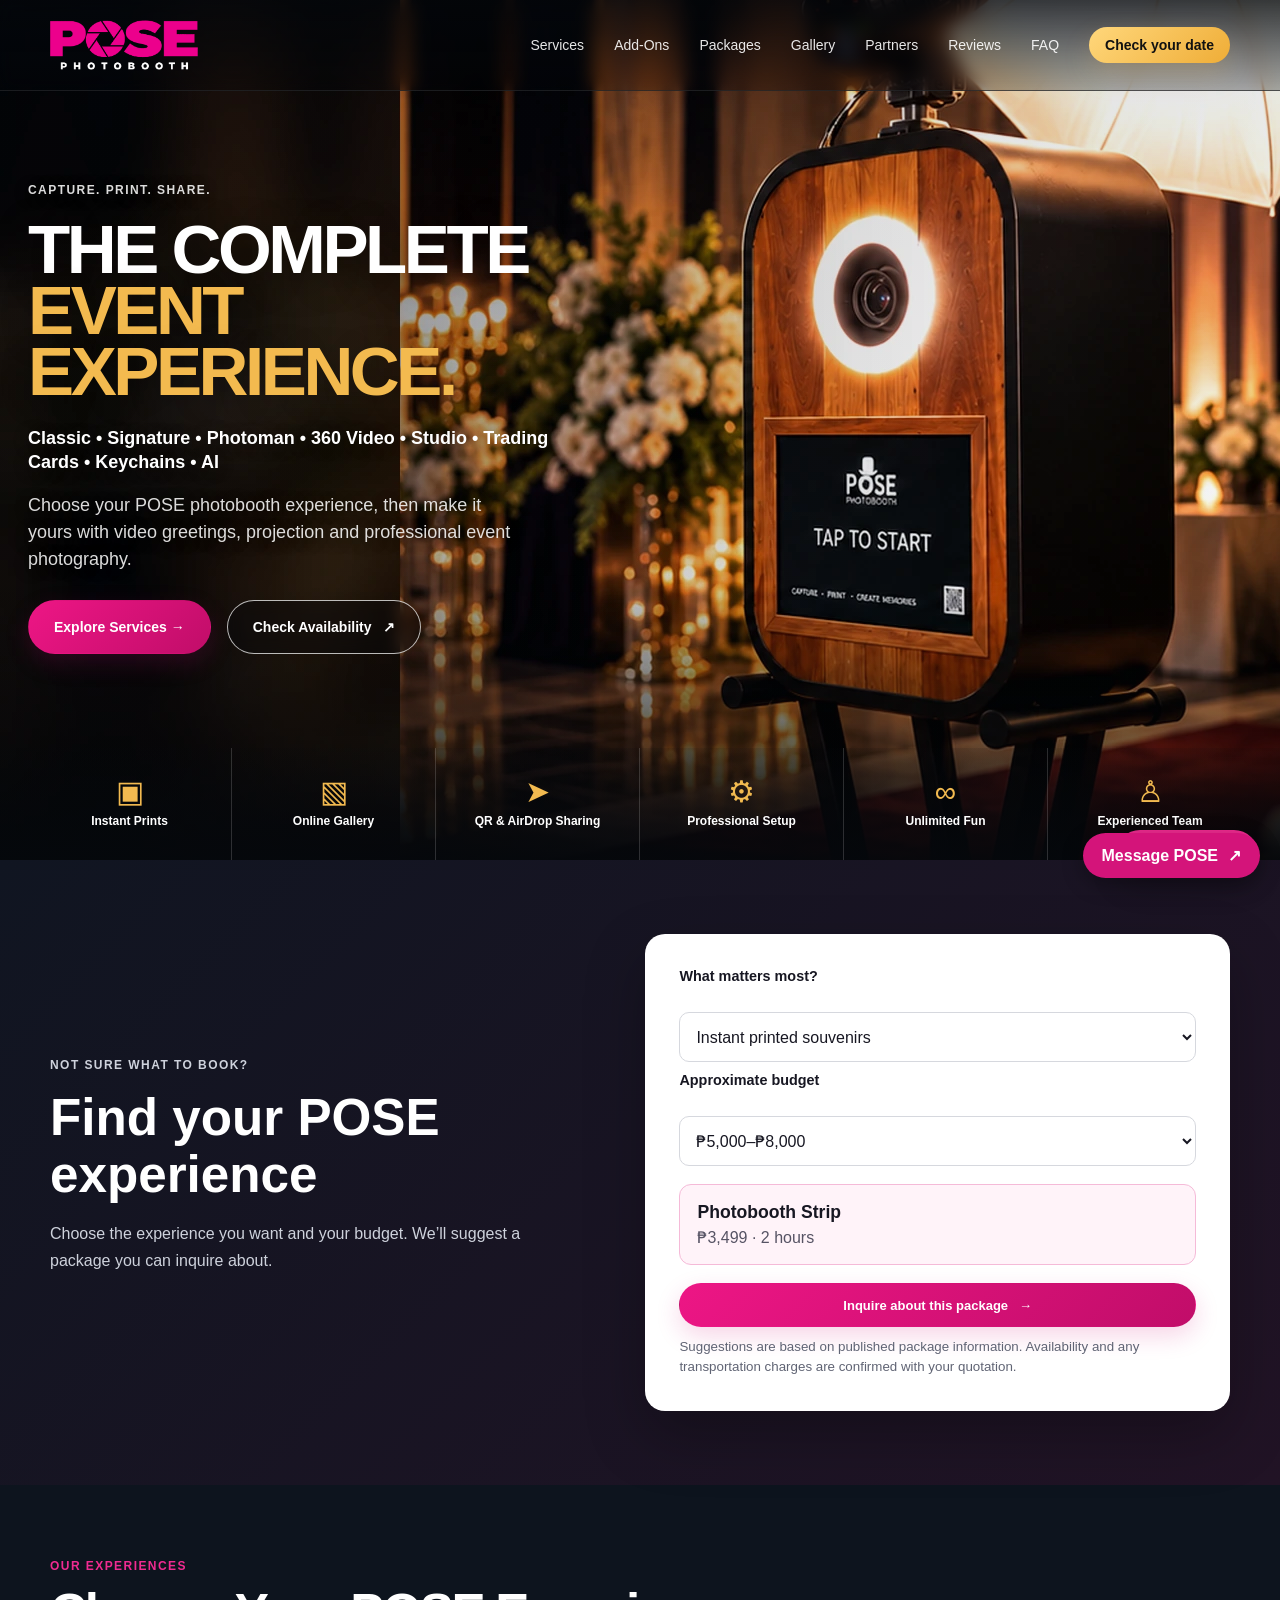
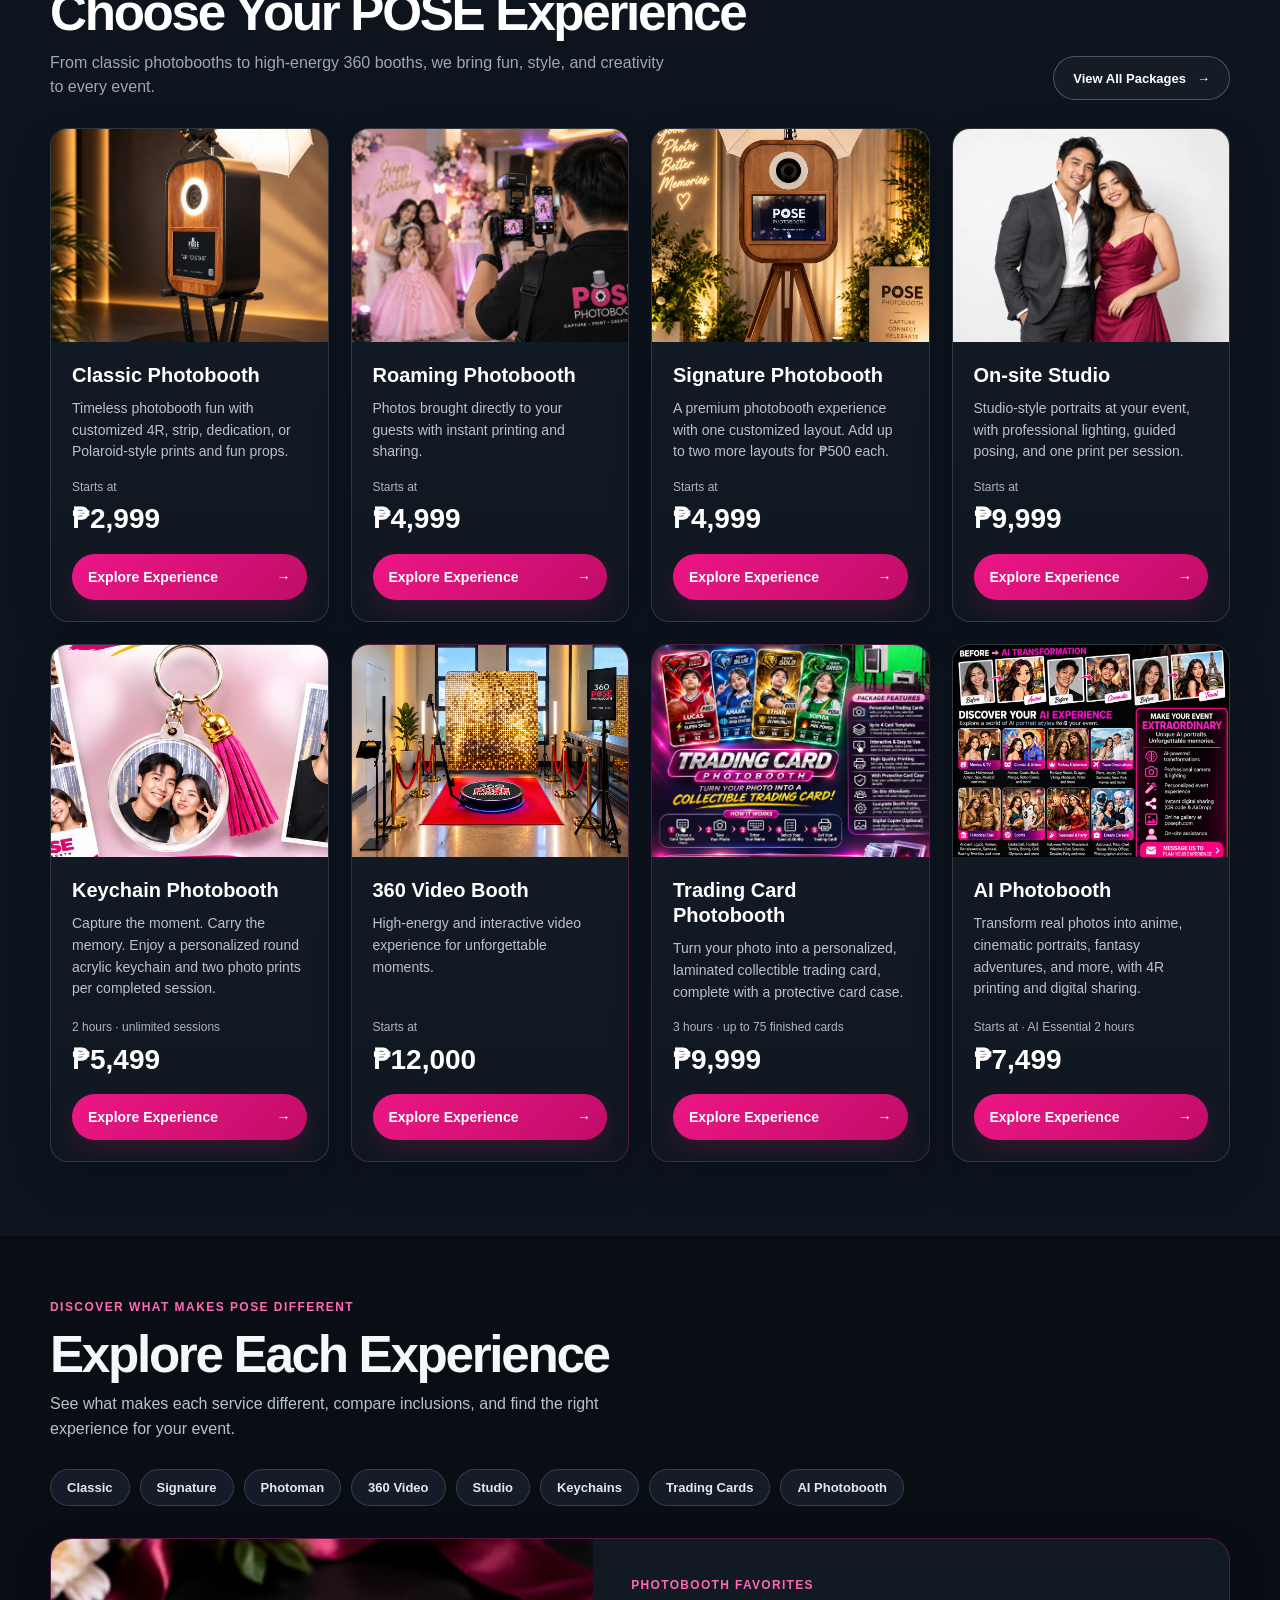
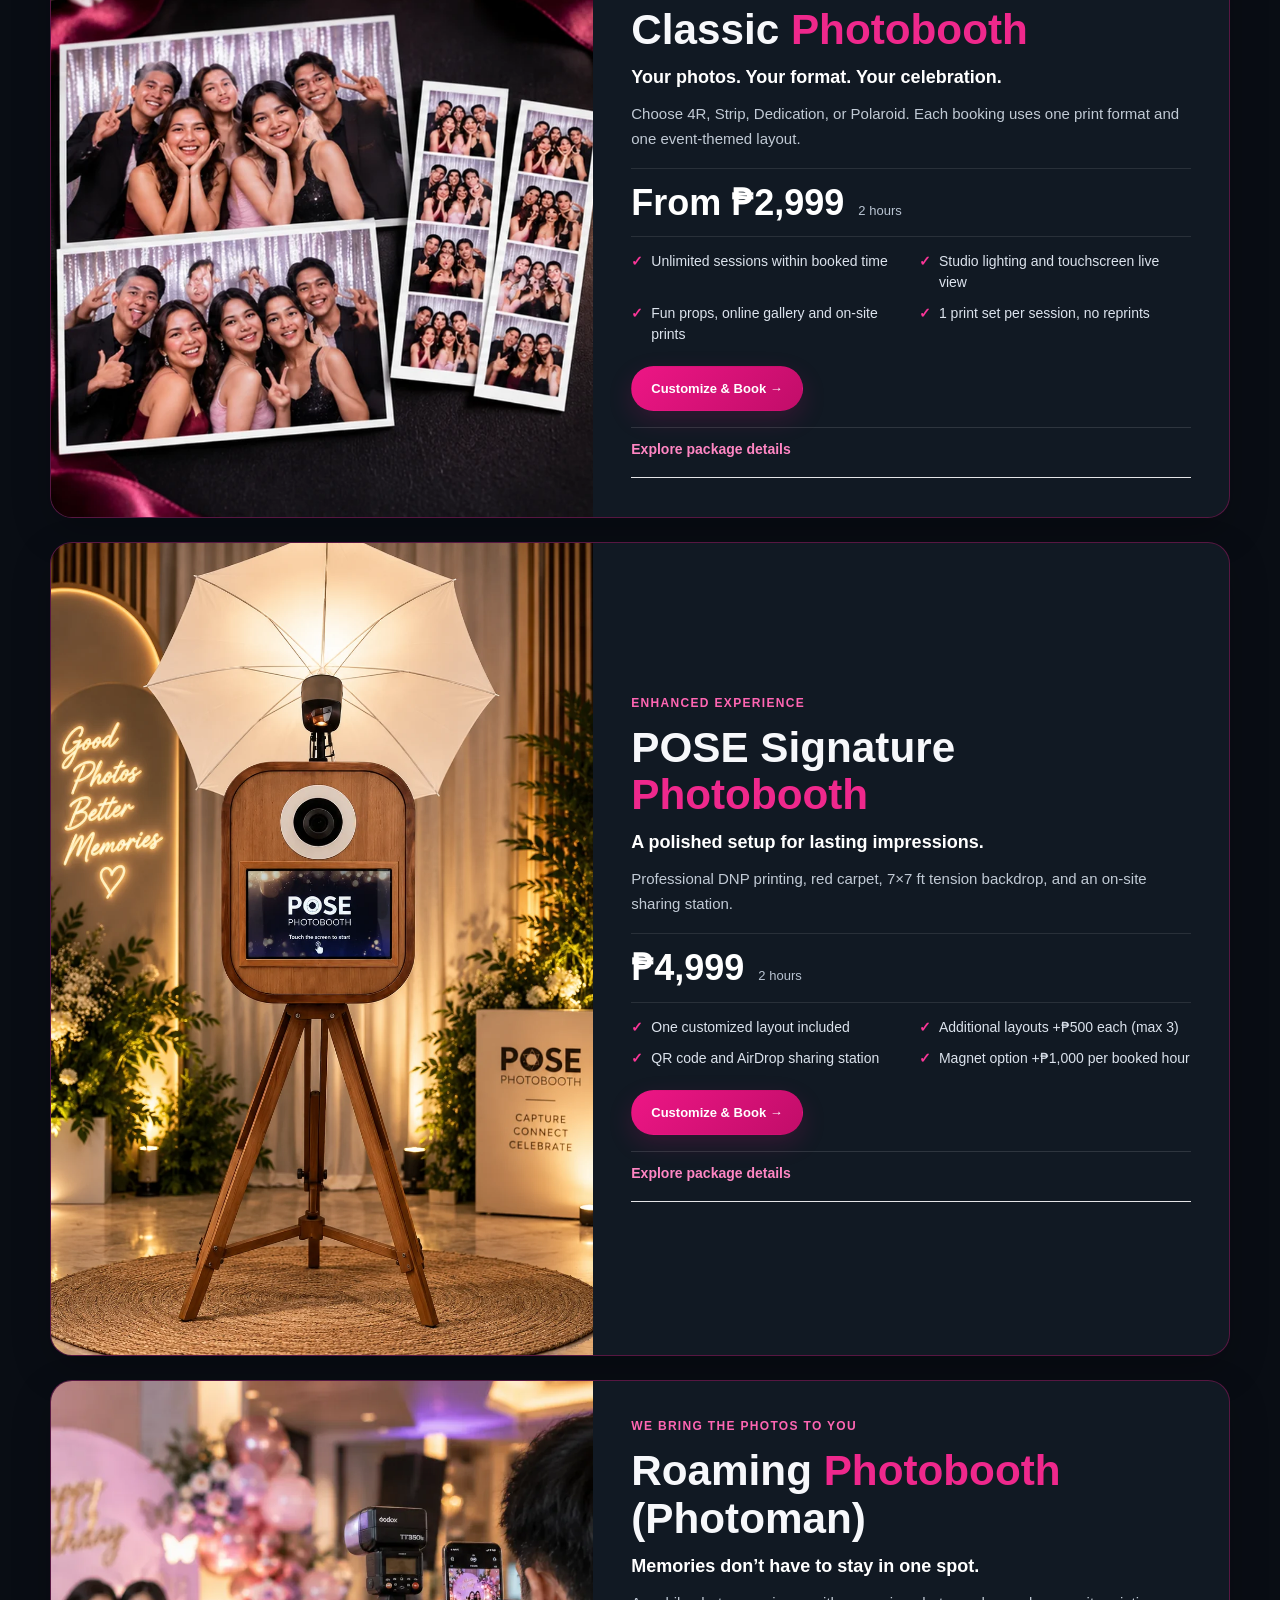
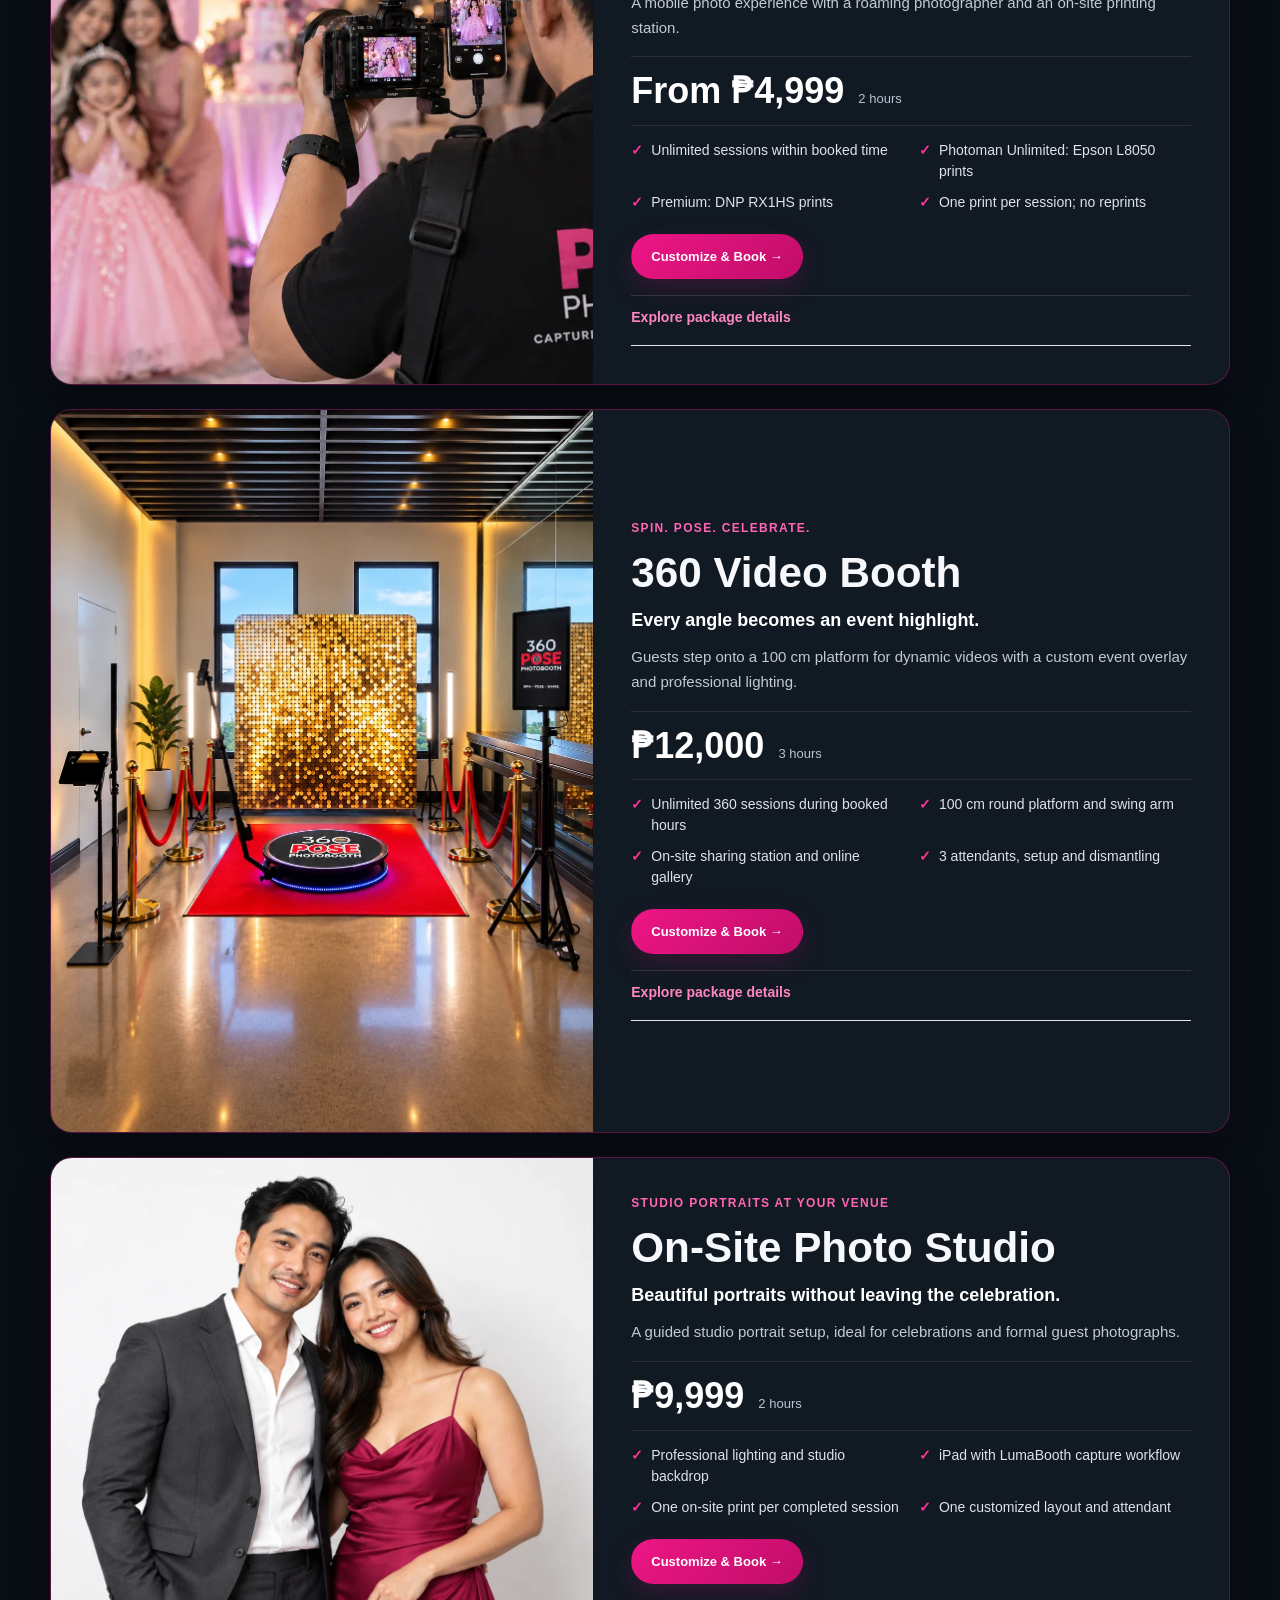
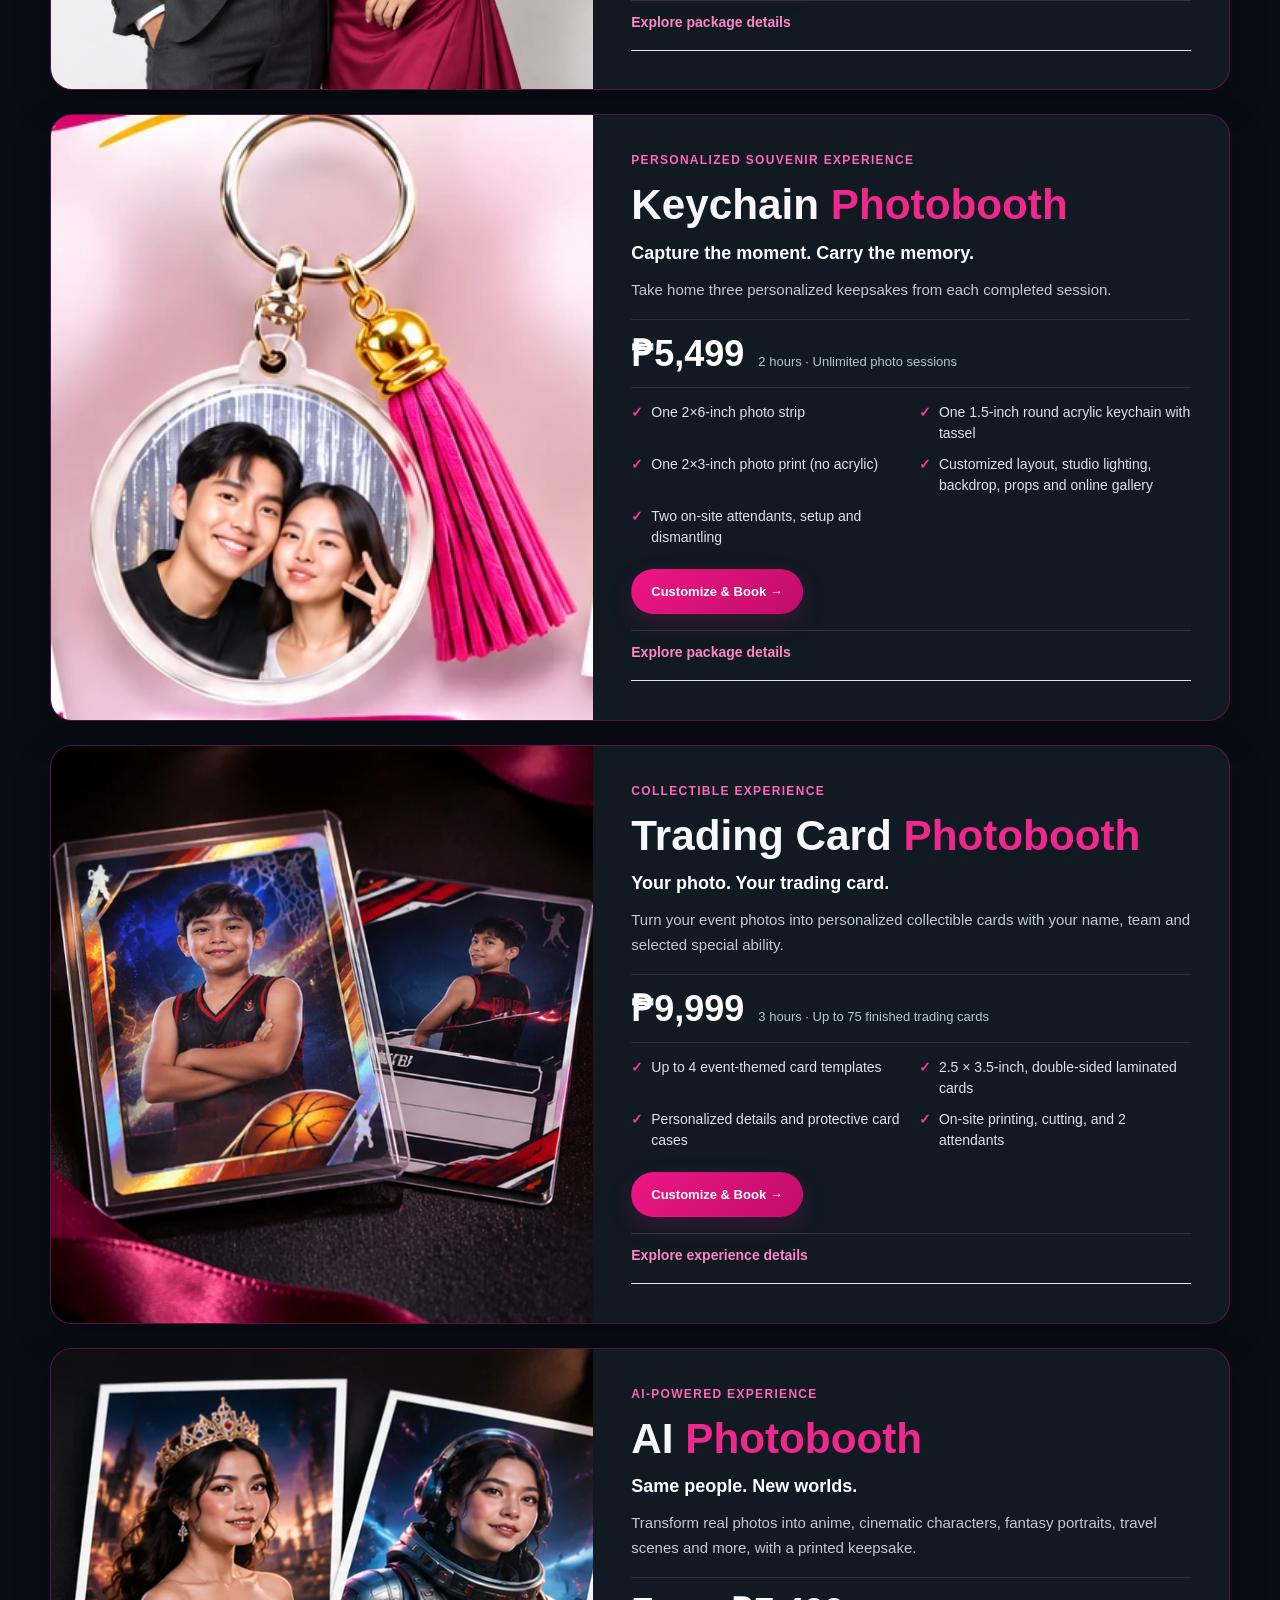
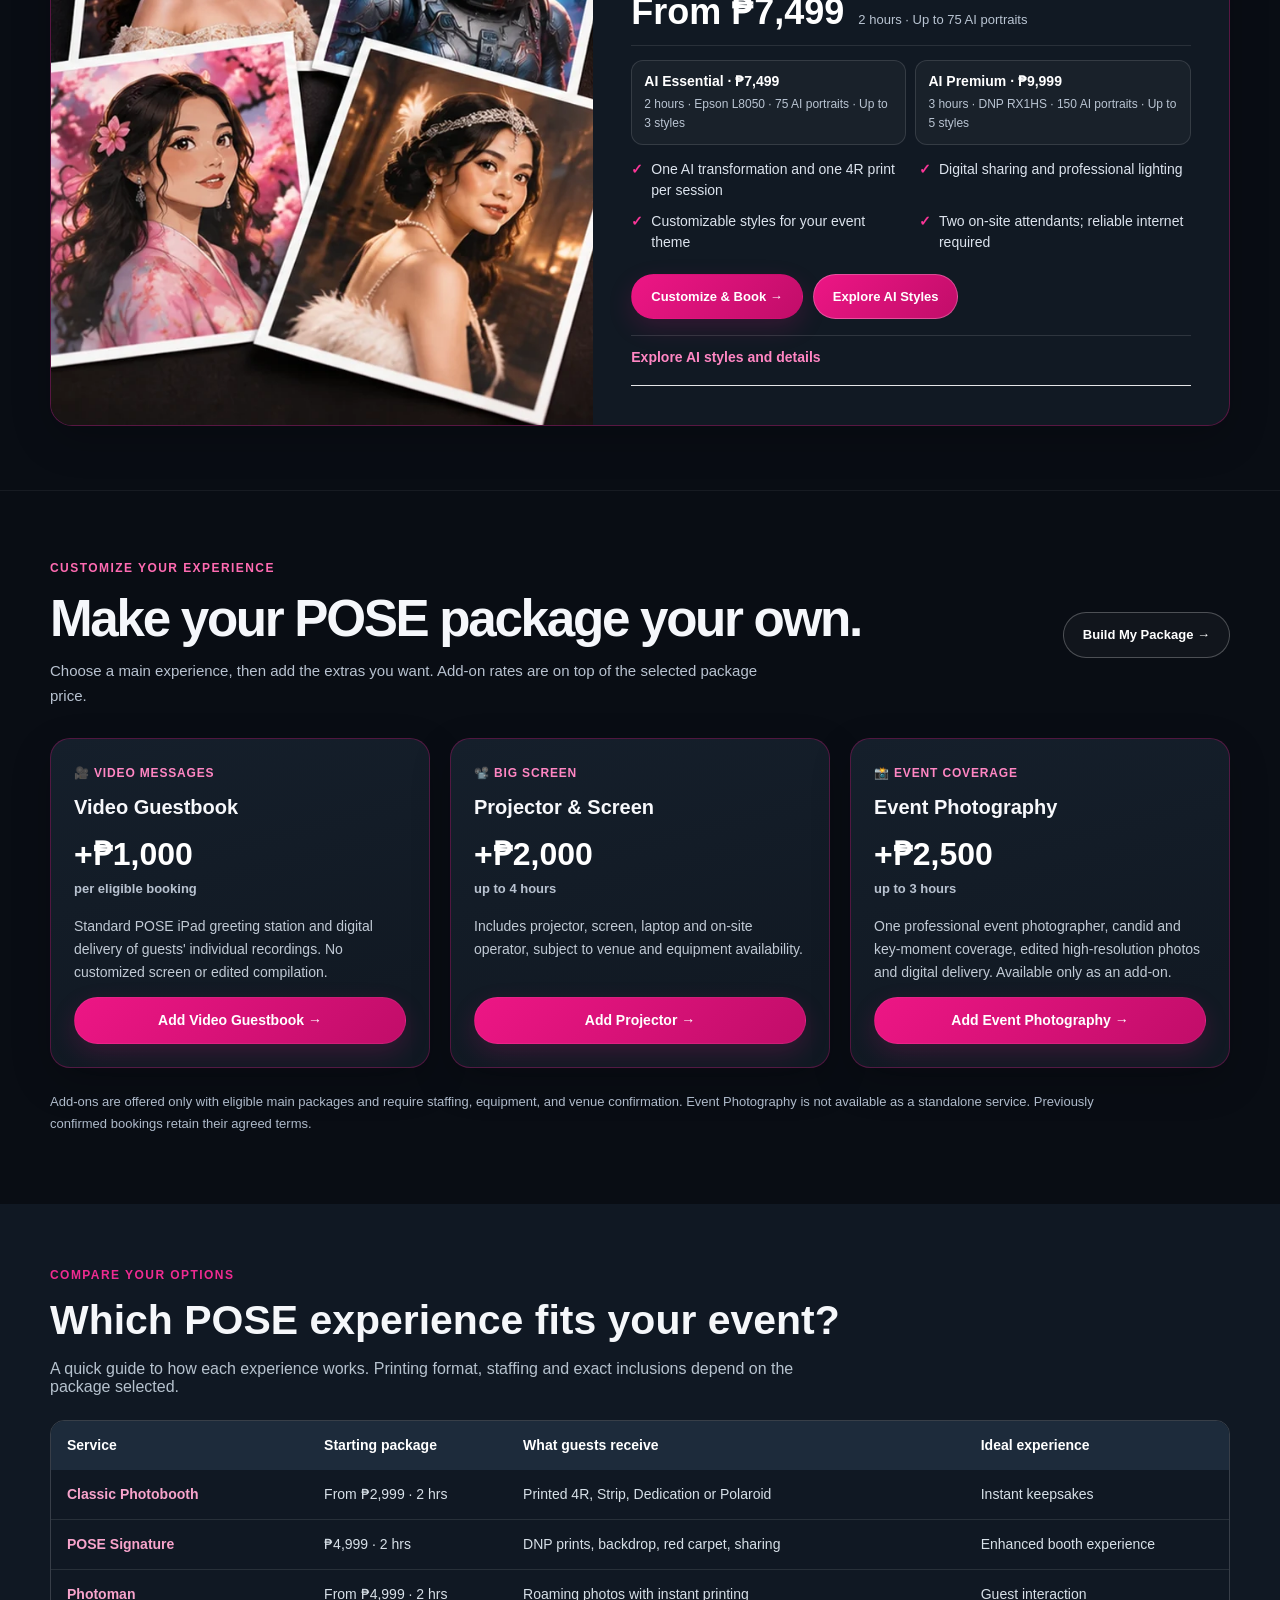
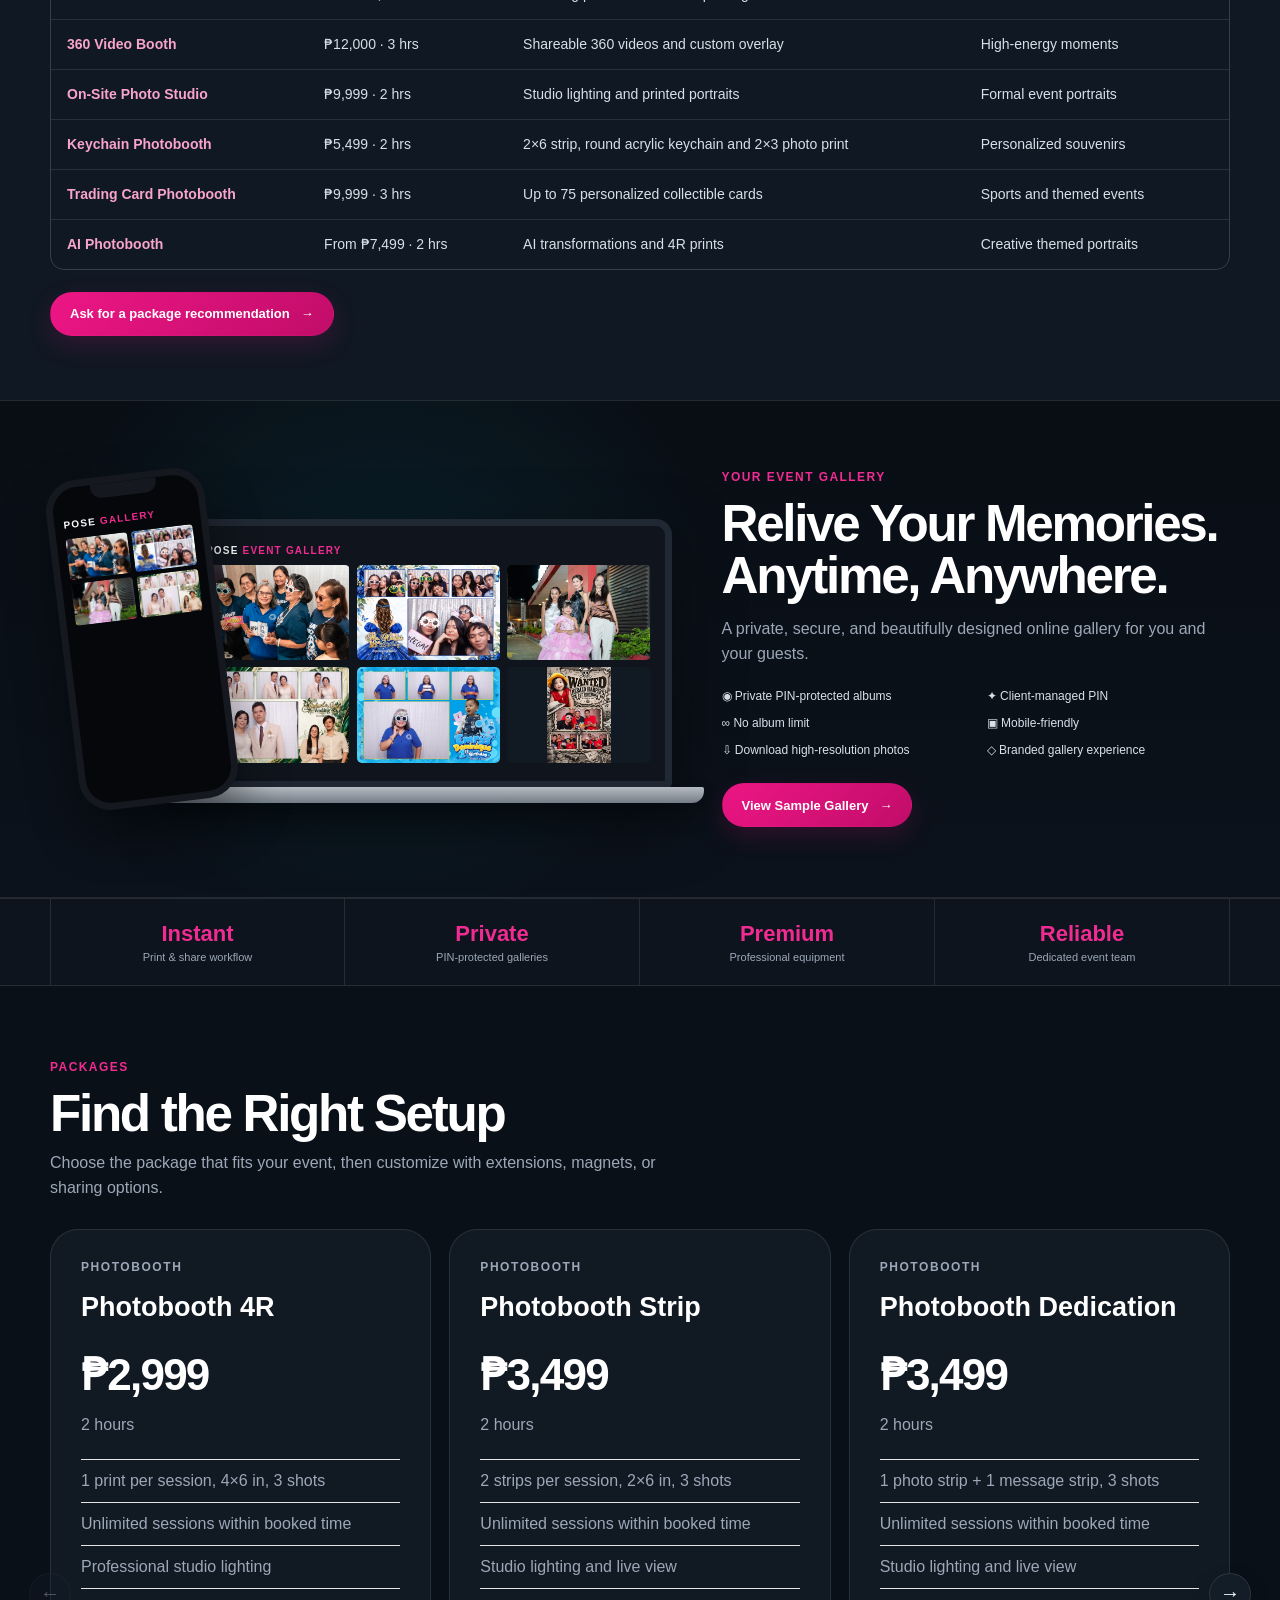
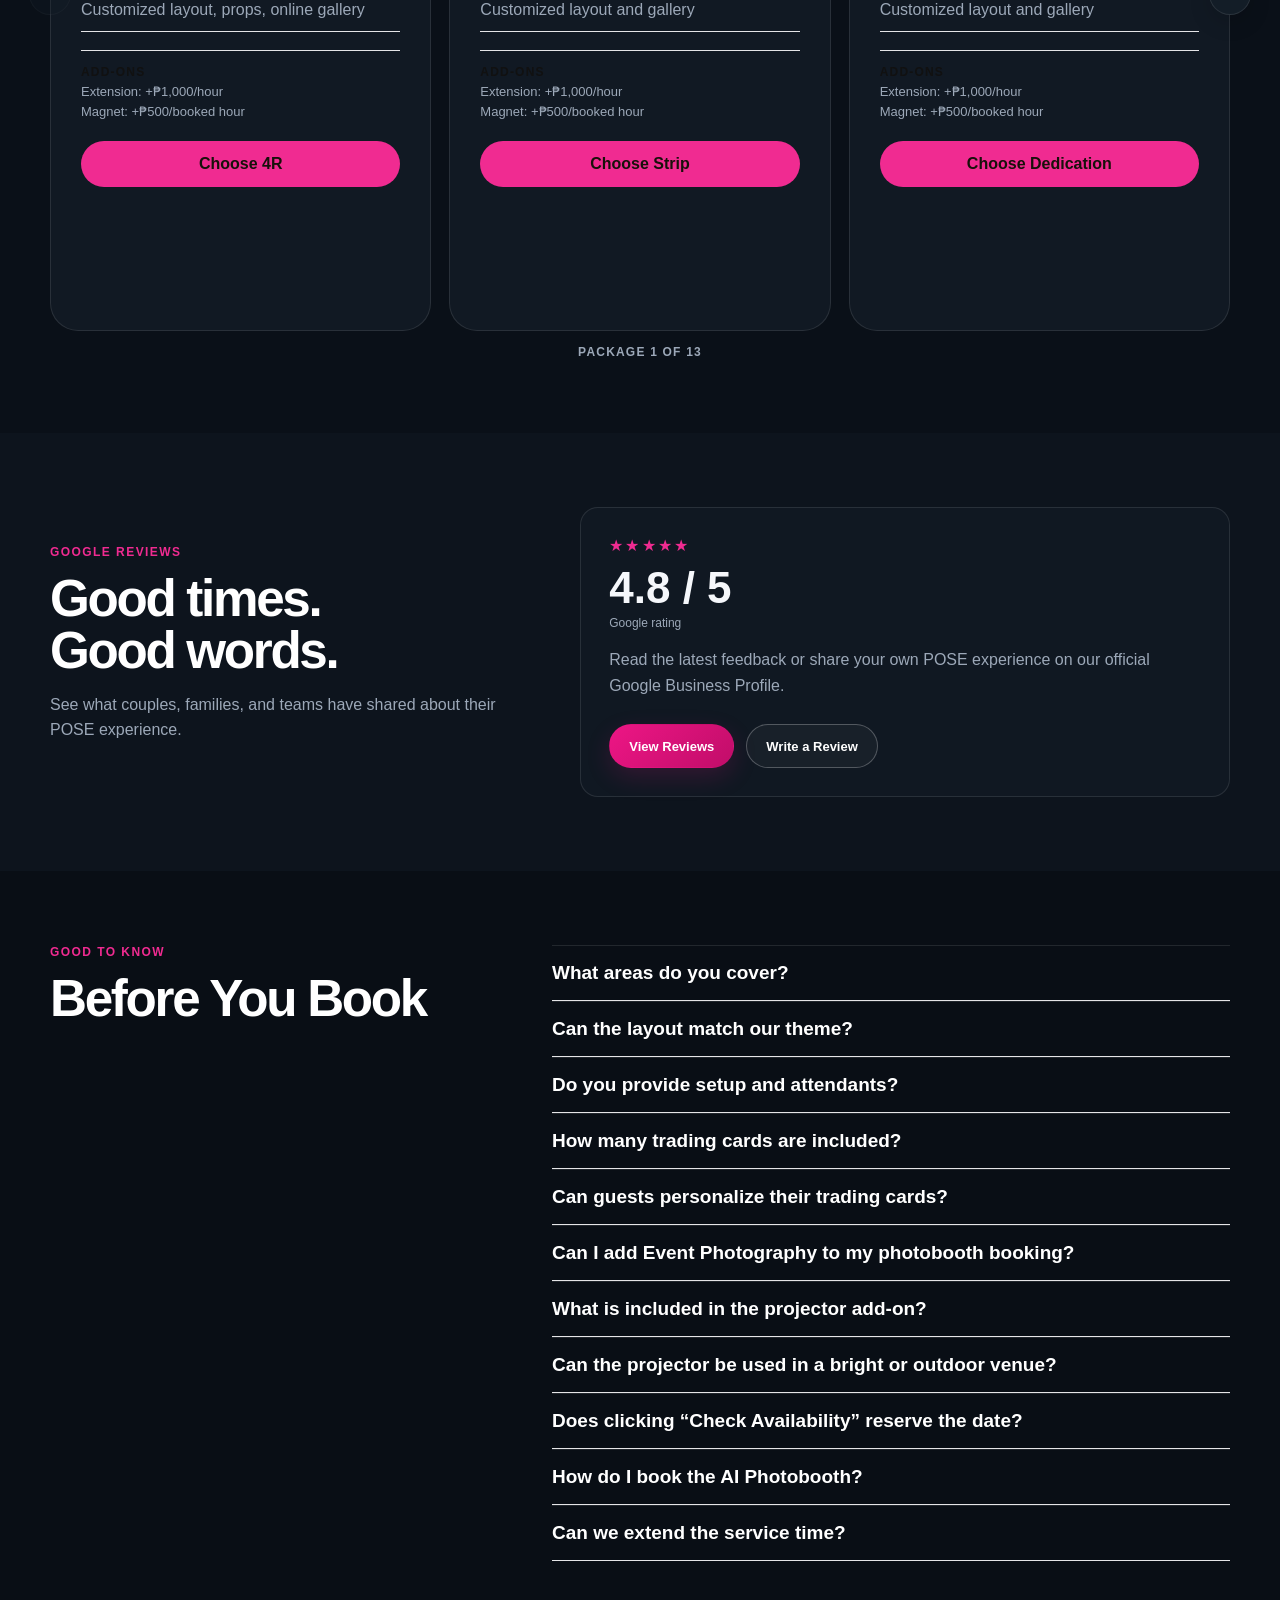
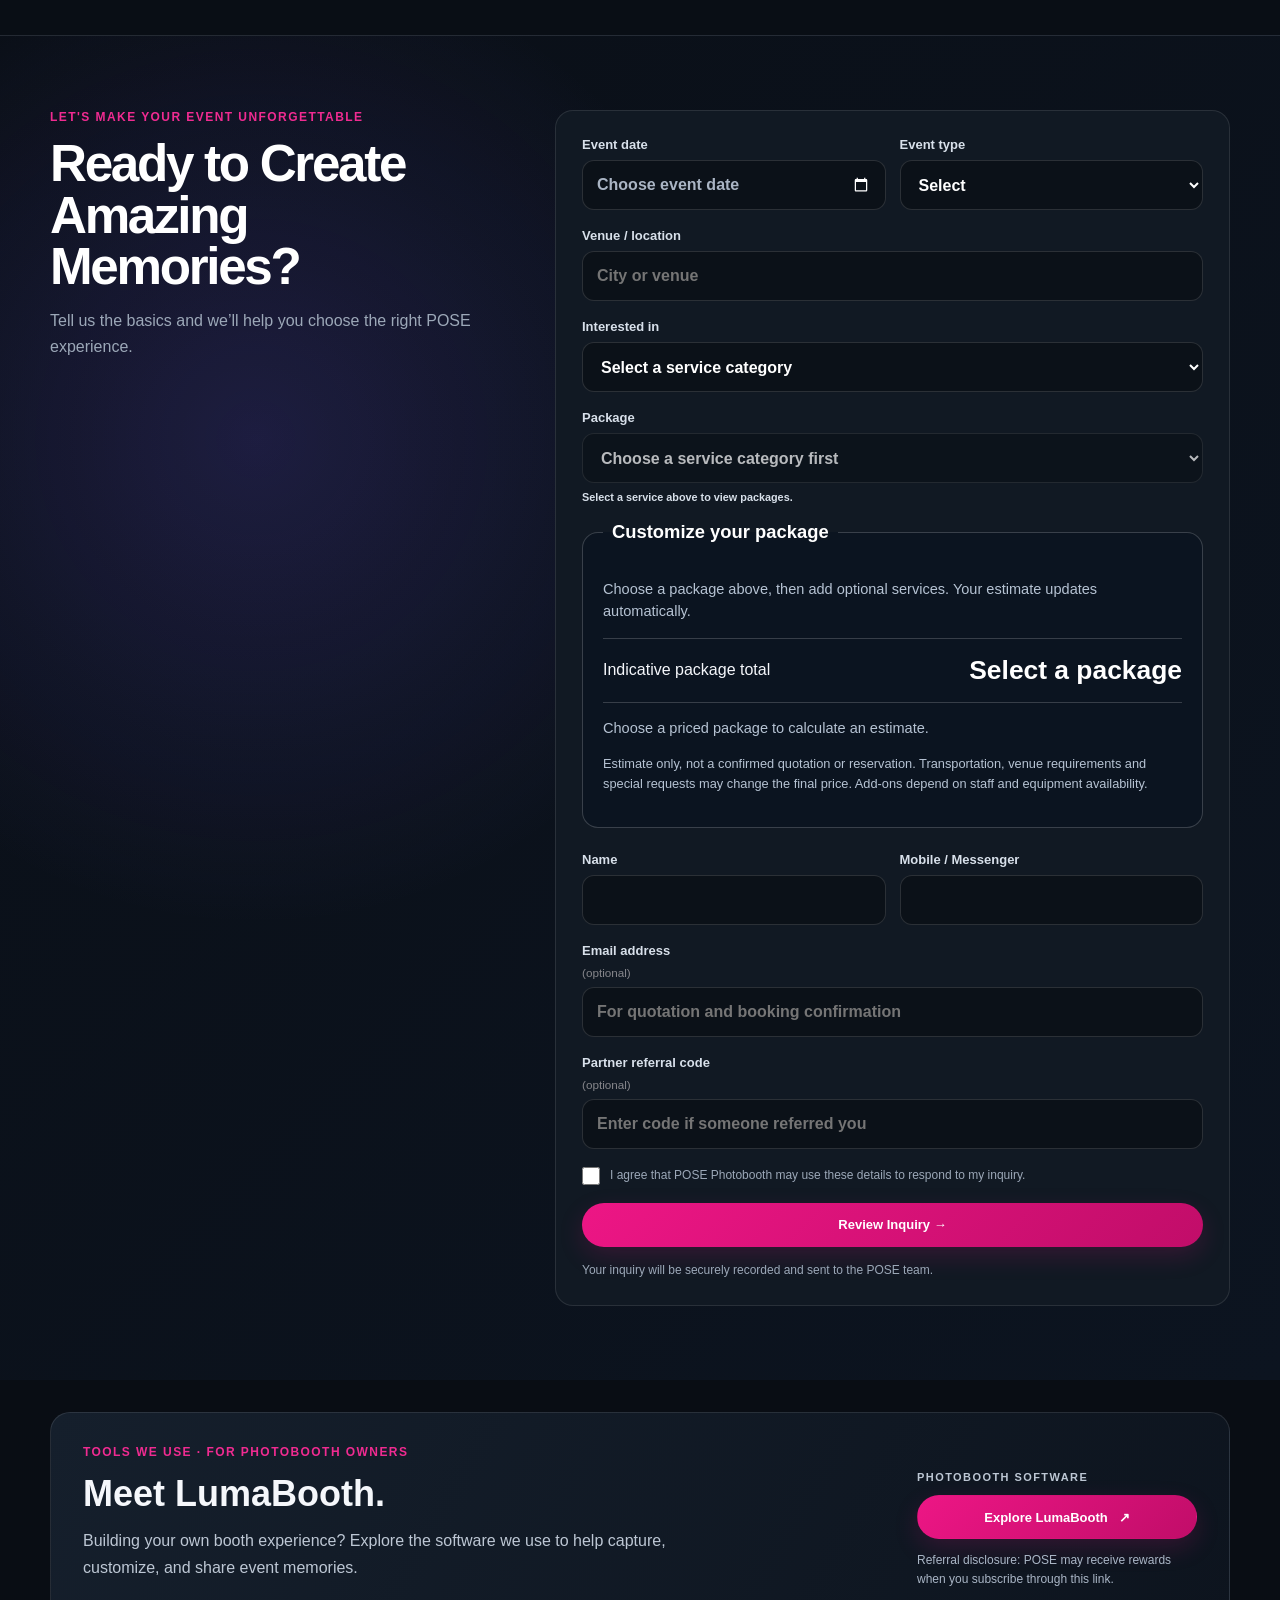
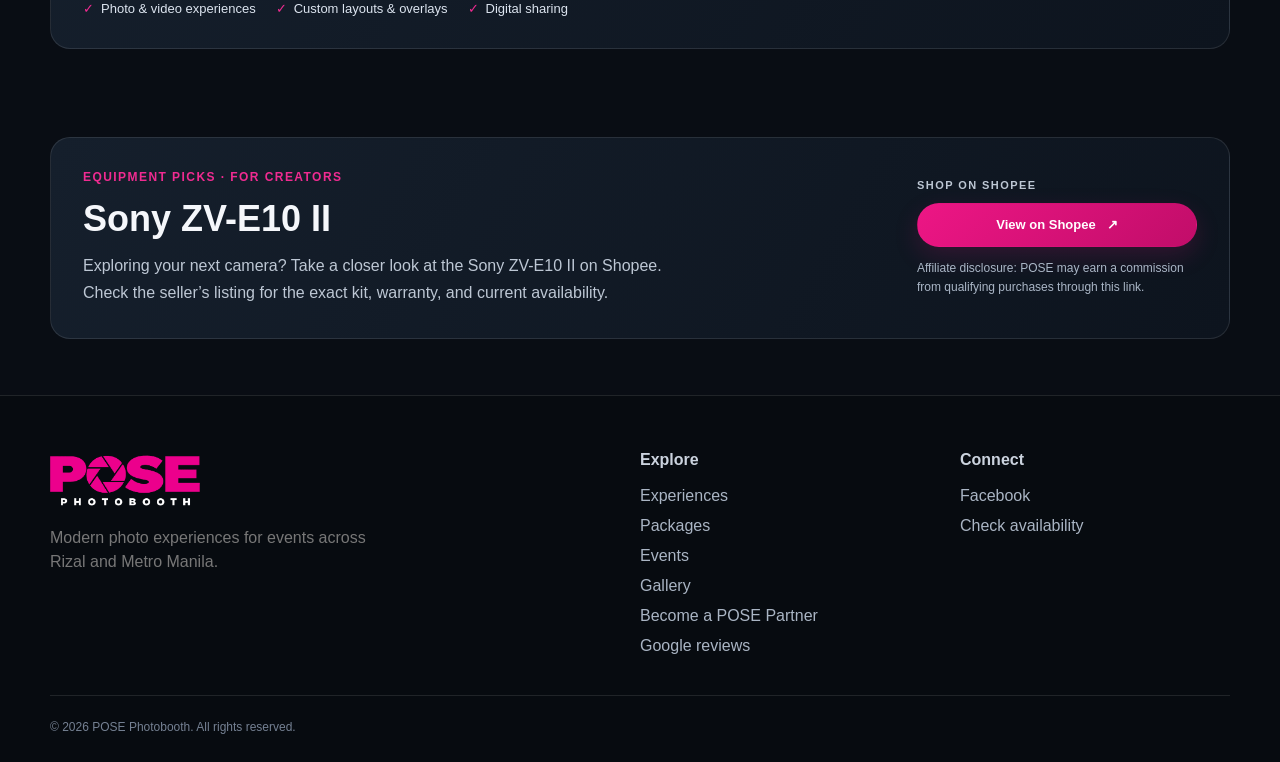
<file: index.html>
<!DOCTYPE html>

<html lang="en">
<head>
<meta charset="utf-8"/>
<meta content="width=device-width,initial-scale=1" name="viewport"/>
<title>POSE Photobooth | Photobooth Experiences &amp; Event Add-Ons</title>
<meta content="Choose a POSE Photobooth experience and explore Keychain Photobooth or customize it with Video Guestbook, projector service or event photography in Rizal and Metro Manila." name="description"/>
<meta content="business.business" property="og:type"/>
<meta content="POSE Photobooth | Rizal &amp; Metro Manila" property="og:title"/>
<meta content="Choose a POSE Photobooth experience and explore Keychain Photobooth or customize it with Video Guestbook, projector service or event photography in Rizal and Metro Manila." property="og:description"/>
<meta content="https://poseph.com/" property="og:url"/>
<meta content="https://poseph.com/assets/images/booth-signature.webp" property="og:image"/>
<meta content="POSE Signature Photobooth setup" property="og:image:alt"/>
<meta content="summary_large_image" name="twitter:card"/>
<meta content="#090d14" name="theme-color"/>
<link href="/favicon.ico" rel="icon" type="image/x-icon"/>
<link href="assets/css/styles.css?v=carousel-20260918" rel="stylesheet"/>
<link href="assets/css/modern-home.css?v=20261126-v46" rel="stylesheet"/>
<script defer="" src="/assets/js/partials.js"></script>
<link href="/assets/css/shared-brand.css?v=20261102" rel="stylesheet"/>
<script type="application/ld+json">{"@context": "https://schema.org", "@type": "LocalBusiness", "name": "POSE Photobooth", "url": "https://poseph.com/", "telephone": "+639178760929", "email": "pose.photobooth.2017@gmail.com", "areaServed": [{"@type": "AdministrativeArea", "name": "Rizal, Philippines"}, {"@type": "Place", "name": "Metro Manila, Philippines"}], "description": "Photobooth, roaming photography, trading card photobooth, keychain photobooth, 360 video booth and projector and event photography add-ons."}</script>
</head>
<body class="modern-home">
<div data-shared-header=""></div>
<main id="top">
<section class="mt-hero mt-hero-full">
<div class="wrap mt-hero-grid">
<div class="mt-hero-copy mt-hero-copy-overlay">
<p class="mt-kicker">CAPTURE. PRINT. SHARE.</p>
<h1>
              THE COMPLETE<br/><span>EVENT<br/>EXPERIENCE.</span>
</h1>
<p class="mt-subline">Classic • Signature • Photoman • 360 Video • Studio • Trading Cards • Keychains • AI</p>
<p class="mt-lead">Choose your POSE photobooth experience, then make it yours with video greetings, projection and professional event photography.</p>
<div class="mt-actions">
<a class="mt-btn mt-btn-gold" href="#experiences">Explore Services →</a>
<a class="mt-btn mt-btn-ghost" href="#availability">Check Availability <span>↗</span></a>
</div>
</div>
</div>
<div aria-label="POSE highlights" class="mt-feature-strip mt-feature-strip-inside">
<div class="wrap mt-feature-items">
<div>
<span class="mt-feature-symbol">▣</span><strong>Instant Prints</strong>
</div>
<div>
<span class="mt-feature-symbol">▧</span><strong>Online Gallery</strong>
</div>
<div>
<span class="mt-feature-symbol">➤</span><strong>QR &amp; AirDrop Sharing</strong>
</div>
<div>
<span class="mt-feature-symbol">⚙</span><strong>Professional Setup</strong>
</div>
<div>
<span class="mt-feature-symbol">∞</span><strong>Unlimited Fun</strong>
</div>
<div>
<span class="mt-feature-symbol">♙</span><strong>Experienced Team</strong>
</div>
</div>
</div>
</section>
<!-- V2.7: three featured experiences immediately after the hero. -->
<section aria-labelledby="finder-heading" class="pose-finder mt-section" id="package-finder">
<div class="wrap pose-finder-inner">
<div><p class="mt-kicker">NOT SURE WHAT TO BOOK?</p><h2 id="finder-heading">Find your POSE experience</h2><p>Choose the experience you want and your budget. We’ll suggest a package you can inquire about.</p></div>
<div class="pose-finder-panel">
<label for="finderGoal">What matters most?</label>
<select id="finderGoal"><option value="prints">Instant printed souvenirs</option><option value="keychains">Personalized photo keychains</option><option value="roaming">Roaming photos &amp; guest interaction</option><option value="coverage">Photobooth + event photography add-on</option><option value="video">360 video experience</option></select>
<label for="finderBudget">Approximate budget</label>
<select id="finderBudget"><option value="low">Under ₱5,000</option><option selected="" value="mid">₱5,000–₱8,000</option><option value="high">Above ₱8,000</option></select>
<div aria-live="polite" class="pose-finder-result" id="finderResult" role="status"><strong>Classic Strip Photobooth</strong><span>₱3,499 · Event Photography available +₱2,500</span></div>
<a class="mt-btn mt-btn-gold" href="#availability" id="finderInquire">Inquire about this package <span>→</span></a>
<small>Suggestions are based on published package information. Availability and any transportation charges are confirmed with your quotation.</small>
</div>
</div>
</section>
<section class="mt-section mt-services" id="experiences">
<div class="wrap">
<div class="mt-section-head">
<div>
<p class="mt-kicker">OUR EXPERIENCES</p>
<h2>Choose Your POSE Experience</h2>
<p>
                From classic photobooths to high-energy 360 booths, we bring
                fun, style, and creativity to every event.
              </p>
</div>
<a class="mt-btn mt-btn-ghost" href="#packages">View All Packages <span>→</span></a>
</div>
<div class="mt-service-grid">
<article class="mt-service-card">
<div class="mt-service-image">
<img alt="POSE Classic Photobooth setup" loading="lazy" src="assets/images/photobooth.webp"/>
</div>
<div class="mt-service-body">
<h3>Classic Photobooth</h3>
<p>
                  Timeless photobooth fun with customized 4R, strip, dedication,
                  or Polaroid-style prints and fun props.
                </p>
<small>Starts at</small><strong class="mt-price">₱2,999</strong>
<a class="mt-card-btn" data-package="Photobooth 4R" data-service="Classic Photobooth" href="#classic-highlight">Explore Experience <span>→</span></a>
</div>
</article>
<article class="mt-service-card">
<div class="mt-service-image">
<img alt="POSE Roaming Photobooth" src="assets/images/roaming-photobooth.webp"/>
</div>
<div class="mt-service-body">
<h3>Roaming Photobooth</h3>
<p>
                  Photos brought directly to your guests with instant printing
                  and sharing.
                </p>
<small>Starts at</small><strong class="mt-price">₱4,999</strong>
<a class="mt-card-btn" data-package="Photoman Unlimited" href="#photoman-highlight">Explore Experience <span>→</span></a>
</div>
</article>
<article class="mt-service-card">
<div class="mt-service-image">
<img alt="POSE Signature Photobooth" src="assets/images/booth-signature.webp"/>
</div>
<div class="mt-service-body">
<h3>Signature Photobooth</h3>
<p>
                  A premium photobooth experience with one customized layout.
                  Add up to two more layouts for ₱500 each.
                </p>
<small>Starts at</small><strong class="mt-price">₱4,999</strong>
<a class="mt-card-btn" data-package="Signature Booth" href="#signature-highlight">Explore Experience <span>→</span></a>
</div>
</article>
<article class="mt-service-card">
<div class="mt-service-image">
<img alt="POSE On-site Photo Studio covering a wedding event" src="assets/images/POSE_On_Site_Photo_Studio.webp"/>
</div>
<div class="mt-service-body">
<h3>On-site Studio</h3>
<p>
                  Studio-style portraits at your event, with professional
                  lighting, guided posing, and one print per session.
                </p>
<small>Starts at</small><strong class="mt-price">₱9,999</strong>
<a class="mt-card-btn" data-package="Studio Promo" href="#studio-highlight">Explore Experience <span>→</span></a>
</div>
</article>
<article class="mt-service-card"><div class="mt-service-image"><img alt="Illustrative photo strip, round acrylic photo keychain with tassel and mini photo print" loading="lazy" src="assets/images/keychain-highlight-product.webp"/></div><div class="mt-service-body"><h3>Keychain Photobooth</h3><p>Capture the moment. Carry the memory. Enjoy a personalized round acrylic keychain and two photo prints per completed session.</p><small>2 hours · unlimited sessions</small><strong class="mt-price">₱5,499</strong><a class="mt-card-btn" href="#keychain-highlight">Explore Experience <span>→</span></a></div></article>
<article class="mt-service-card mt-service-featured">
<div class="mt-service-image">
<img alt="POSE 360 Video Booth" src="assets/images/service-360.webp"/>
</div>
<div class="mt-service-body">
<h3>360 Video Booth</h3>
<p>
                  High-energy and interactive video experience for unforgettable
                  moments.
                </p>
<small>Starts at</small><strong class="mt-price">₱12,000</strong>
<a class="mt-card-btn" data-package="360 Package" href="#video360-highlight">Explore Experience <span>→</span></a>
</div>
</article>
<article class="mt-service-card mt-service-featured">
<div class="mt-service-image mt-trading-service-image">
<img alt="POSE Trading Card Photobooth — four custom team card designs and complete green screen setup" loading="lazy" src="assets/images/trading-card-photobooth.webp"/>
</div>
<div class="mt-service-body">
<h3>Trading Card Photobooth</h3>
<p>Turn your photo into a personalized, laminated collectible trading card, complete with a protective card case.</p>
<small>3 hours · up to 75 finished cards</small><strong class="mt-price">₱9,999</strong>
<a class="mt-card-btn" href="#trading-cards">Explore Experience <span>→</span></a>
</div>
</article>
<article class="mt-service-card">
<div class="mt-service-image">
<img alt="POSE AI Photobooth before-and-after AI portrait transformations and sample styles" decoding="async" loading="lazy" src="assets/images/ai-photobooth-card.webp"/>
</div>
<div class="mt-service-body">
<h3>AI Photobooth</h3>
<p>Transform real photos into anime, cinematic portraits, fantasy adventures, and more, with 4R printing and digital sharing.</p>
<small>Starts at · AI Essential 2 hours</small><strong class="mt-price">₱7,499</strong>
<a class="mt-card-btn" data-package="AI Essential" data-service="AI Photobooth" href="#ai-photobooth">Explore Experience <span aria-hidden="true">→</span></a>
</div>
</article>
</div>
</div>
</section>
<section aria-labelledby="service-highlights-title" class="mt-section pose-service-highlights" id="service-highlights"><div class="wrap">
<div class="mt-section-head"><div><p class="mt-kicker">DISCOVER WHAT MAKES POSE DIFFERENT</p><h2 id="service-highlights-title">Explore Each Experience</h2><p>See what makes each service different, compare inclusions, and find the right experience for your event.</p></div></div>
<div aria-label="Service highlight shortcuts" class="pose-feature-jump"><a href="#classic-highlight">Classic</a><a href="#signature-highlight">Signature</a><a href="#photoman-highlight">Photoman</a><a href="#video360-highlight">360 Video</a><a href="#studio-highlight">Studio</a><a href="#keychain-highlight">Keychains</a><a href="#trading-cards">Trading Cards</a><a href="#ai-photobooth">AI Photobooth</a></div>
<div class="pose-unified-list"><article class="pose-experience-card pose-unified-card" id="classic-highlight">
<div class="pose-experience-media"><img alt="Illustrative Classic Photobooth prints: group portraits and personalized photo strips" decoding="async" loading="lazy" src="assets/images/classic-highlight-product.webp"/></div>
<div class="pose-experience-content"><p class="pose-experience-label">PHOTOBOOTH FAVORITES</p><h2>Classic <span>Photobooth</span></h2>
<p class="pose-experience-tagline">Your photos. Your format. Your celebration.</p><p class="pose-experience-description">Choose 4R, Strip, Dedication, or Polaroid. Each booking uses one print format and one event-themed layout.</p>
<div class="pose-experience-price"><strong>From ₱2,999</strong><span>2 hours</span></div>
<ul class="pose-experience-highlights"><li>Unlimited sessions within booked time</li><li>Studio lighting and touchscreen live view</li><li>Fun props, online gallery and on-site prints</li><li>1 print set per session, no reprints</li></ul>
<div class="pose-experience-actions"><a class="mt-btn mt-btn-gold" data-package="Photobooth 4R" data-service="Classic Photobooth" href="#availability">Customize &amp; Book →</a></div>
<details class="pose-experience-details"><summary>Explore package details</summary><div><h4>Four ways to print your memories</h4><ul><li><b>4R:</b> ₱2,999 · one 4×6 print per session, 3 shots</li><li><b>Strip:</b> ₱3,499 · two 2×6 strips per session, 3 shots</li><li><b>Dedication:</b> ₱3,499 · photo strip plus message strip</li><li><b>Polaroid:</b> ₱3,999 · two 3×4 prints per session</li></ul></div></details>
</div></article>
<article class="pose-experience-card pose-unified-card" id="signature-highlight">
<div class="pose-experience-media"><img alt="POSE Signature service reference" decoding="async" loading="lazy" src="assets/images/booth-signature.webp"/></div>
<div class="pose-experience-content"><p class="pose-experience-label">ENHANCED EXPERIENCE</p><h2>POSE Signature <span>Photobooth</span></h2>
<p class="pose-experience-tagline">A polished setup for lasting impressions.</p><p class="pose-experience-description">Professional DNP printing, red carpet, 7×7 ft tension backdrop, and an on-site sharing station.</p>
<div class="pose-experience-price"><strong>₱4,999</strong><span>2 hours</span></div>
<ul class="pose-experience-highlights"><li>One customized layout included</li><li>Additional layouts +₱500 each (max 3)</li><li>QR code and AirDrop sharing station</li><li>Magnet option +₱1,000 per booked hour</li></ul>
<div class="pose-experience-actions"><a class="mt-btn mt-btn-gold" data-package="Signature Booth" data-service="Signature Photobooth" href="#availability">Customize &amp; Book →</a></div>
<details class="pose-experience-details"><summary>Explore package details</summary><div><h4>An elevated photo experience</h4><ul><li>Choice of 4R, Strip, Dedication, or Polaroid format per booking</li><li>Extension: +₱1,500/hour</li><li>Magnetic print upgrades apply to all booked hours, including extensions</li><li>Two attendants, setup and dismantling</li></ul></div></details>
</div></article>
<article class="pose-experience-card pose-unified-card" id="photoman-highlight">
<div class="pose-experience-media"><img alt="Roaming photographer at an event" decoding="async" loading="lazy" src="assets/images/roaming-photobooth.webp"/></div>
<div class="pose-experience-content"><p class="pose-experience-label">WE BRING THE PHOTOS TO YOU</p><h2>Roaming <span>Photobooth</span> (Photoman)</h2>
<p class="pose-experience-tagline">Memories don’t have to stay in one spot.</p><p class="pose-experience-description">A mobile photo experience with a roaming photographer and an on-site printing station.</p>
<div class="pose-experience-price"><strong>From ₱4,999</strong><span>2 hours</span></div>
<ul class="pose-experience-highlights"><li>Unlimited sessions within booked time</li><li>Photoman Unlimited: Epson L8050 prints</li><li>Premium: DNP RX1HS prints</li><li>One print per session; no reprints</li></ul>
<div class="pose-experience-actions"><a class="mt-btn mt-btn-gold" data-package="Photoman Unlimited" data-service="Photoman" href="#availability">Customize &amp; Book →</a></div>
<details class="pose-experience-details"><summary>Explore package details</summary><div><h4>A photographer who comes to your guests</h4><ul><li><b>Unlimited:</b> ₱4,999 / 2 hours, choice of 4R or Polaroid</li><li><b>Premium:</b> ₱7,499 / 2 hours with DNP RX1HS</li><li>One photographer and one printing attendant</li><li>Unlimited extension +₱1,500/hour; Premium extension +₱2,000/hour</li></ul></div></details>
</div></article>
<article class="pose-experience-card pose-unified-card" id="video360-highlight">
<div class="pose-experience-media"><img alt="360 Video Booth experience reference" decoding="async" loading="lazy" src="assets/images/service-360.webp"/></div>
<div class="pose-experience-content"><p class="pose-experience-label">SPIN. POSE. CELEBRATE.</p><h2>360 Video Booth</h2>
<p class="pose-experience-tagline">Every angle becomes an event highlight.</p><p class="pose-experience-description">Guests step onto a 100 cm platform for dynamic videos with a custom event overlay and professional lighting.</p>
<div class="pose-experience-price"><strong>₱12,000</strong><span>3 hours</span></div>
<ul class="pose-experience-highlights"><li>Unlimited 360 sessions during booked hours</li><li>100 cm round platform and swing arm</li><li>On-site sharing station and online gallery</li><li>3 attendants, setup and dismantling</li></ul>
<div class="pose-experience-actions"><a class="mt-btn mt-btn-gold" data-package="360 Package" data-service="360 Video Booth" href="#availability">Customize &amp; Book →</a></div>
<details class="pose-experience-details"><summary>Explore package details</summary><div><h4>Make videos everyone wants to share</h4><ul><li>Customized video overlay and professional lighting included</li><li>Extension +₱2,000/hour</li><li>Optional LED enclosure +₱5,000 per booking</li><li>Enclosure requires venue clearance and space confirmation</li></ul></div></details>
</div></article>
<article class="pose-experience-card pose-unified-card" id="studio-highlight">
<div class="pose-experience-media"><img alt="On-site studio portrait setup reference" decoding="async" loading="lazy" src="assets/images/POSE_On_Site_Photo_Studio.webp"/></div>
<div class="pose-experience-content"><p class="pose-experience-label">STUDIO PORTRAITS AT YOUR VENUE</p><h2>On-Site Photo Studio</h2>
<p class="pose-experience-tagline">Beautiful portraits without leaving the celebration.</p><p class="pose-experience-description">A guided studio portrait setup, ideal for celebrations and formal guest photographs.</p>
<div class="pose-experience-price"><strong>₱9,999</strong><span>2 hours</span></div>
<ul class="pose-experience-highlights"><li>Professional lighting and studio backdrop</li><li>iPad with LumaBooth capture workflow</li><li>One on-site print per completed session</li><li>One customized layout and attendant</li></ul>
<div class="pose-experience-actions"><a class="mt-btn mt-btn-gold" data-package="Studio Promo" data-service="On-site Photo Studio" href="#availability">Customize &amp; Book →</a></div>
<details class="pose-experience-details"><summary>Explore package details</summary><div><h4>Bring studio-style portraits to the event</h4><ul><li>Professional studio lighting with two Godox K180A units</li><li>White or plain-color studio backdrop</li><li>One print per session, no reprints</li><li>Extension +₱2,000/hour; extra layout pricing subject to quotation</li></ul></div></details>
</div></article>

<article class="pose-experience-card pose-unified-card" id="keychain-highlight"><div class="pose-experience-media"><img alt="Illustrative keychain photobooth souvenir set: photo strip, round keychain and mini print" decoding="async" loading="lazy" src="assets/images/keychain-highlight-product.webp"/></div><div class="pose-experience-content"><p class="pose-experience-label">PERSONALIZED SOUVENIR EXPERIENCE</p><h2>Keychain <span>Photobooth</span></h2><p class="pose-experience-tagline">Capture the moment. Carry the memory.</p><p class="pose-experience-description">Take home three personalized keepsakes from each completed session.</p><div class="pose-experience-price"><strong>₱5,499</strong><span>2 hours · Unlimited photo sessions</span></div><ul class="pose-experience-highlights"><li>One 2×6-inch photo strip</li><li>One 1.5-inch round acrylic keychain with tassel</li><li>One 2×3-inch photo print (no acrylic)</li><li>Customized layout, studio lighting, backdrop, props and online gallery</li><li>Two on-site attendants, setup and dismantling</li></ul><div class="pose-experience-actions"><a class="mt-btn mt-btn-gold" data-package="Keychain Photobooth" data-service="Keychain Photobooth" href="#availability">Customize &amp; Book →</a></div><details class="pose-experience-details"><summary>Explore package details</summary><div><p>One souvenir set per completed session within the booked time; no duplicate prints or keychains. Output depends on event flow. Strip magnet upgrade +₱300 per booked hour (strip only). Additional hour +₱2,000.</p></div></details></div></article>
<div class="pose-experience-card pose-unified-card" id="trading-cards"><div class="pose-experience-media"><img alt="Illustrative glossy personalized basketball trading cards with protective sleeves" decoding="async" loading="lazy" src="assets/images/trading-card-highlight-product.webp"/></div>
<div class="pose-experience-content"><p class="pose-experience-label">COLLECTIBLE EXPERIENCE</p><h2 id="trading-title">Trading Card <span>Photobooth</span></h2><p class="pose-experience-tagline">Your photo. Your trading card.</p><p class="pose-experience-description">Turn your event photos into personalized collectible cards with your name, team and selected special ability.</p>
<div class="pose-experience-price"><strong>₱9,999</strong><span>3 hours · Up to 75 finished trading cards</span></div>
<ul class="pose-experience-highlights"><li>Up to 4 event-themed card templates</li><li>2.5 × 3.5-inch, double-sided laminated cards</li><li>Personalized details and protective card cases</li><li>On-site printing, cutting, and 2 attendants</li></ul>
<div class="pose-experience-actions"><a class="mt-btn mt-btn-gold" data-package="Trading Card Photobooth" data-service="Trading Card Photobooth" href="#availability">Customize &amp; Book →</a></div>
<details class="pose-experience-details"><summary>Explore experience details</summary><div><p>Choose a design, take a photo, enter your name and special ability, then receive your finished card. Green screen, lighting, setup and dismantling included. Additional cards or sessions require a quotation; the package is capped at 75 finished cards.</p></div></details></div></div>
<div class="pose-experience-card pose-unified-card" id="ai-photobooth"><div class="pose-experience-media"><img alt="Illustrative AI portraits of the same guest as a princess, astronaut, anime character and glamorous character" decoding="async" loading="lazy" src="assets/images/ai-highlight-product.webp"/></div>
<div class="pose-experience-content"><p class="pose-experience-label">AI-POWERED EXPERIENCE</p><h2 id="ai-heading">AI <span>Photobooth</span></h2><p class="pose-experience-tagline">Same people. New worlds.</p><p class="pose-experience-description">Transform real photos into anime, cinematic characters, fantasy portraits, travel scenes and more, with a printed keepsake.</p>
<div class="pose-experience-price"><strong>From ₱7,499</strong><span>2 hours · Up to 75 AI portraits</span></div>
<div class="pose-experience-tiers"><div><strong>AI Essential · ₱7,499</strong><span>2 hours · Epson L8050 · 75 AI portraits · Up to 3 styles</span></div><div><strong>AI Premium · ₱9,999</strong><span>3 hours · DNP RX1HS · 150 AI portraits · Up to 5 styles</span></div></div>
<ul class="pose-experience-highlights"><li>One AI transformation and one 4R print per session</li><li>Digital sharing and professional lighting</li><li>Customizable styles for your event theme</li><li>Two on-site attendants; reliable internet required</li></ul>
<div class="pose-experience-actions"><a class="mt-btn mt-btn-gold" data-package="AI Essential" data-service="AI Photobooth" href="#availability">Customize &amp; Book →</a><a class="mt-btn mt-btn-ghost" href="#ai-experiences">Explore AI Styles</a></div>
<details class="pose-experience-details" id="ai-experiences"><summary>Explore AI styles and details</summary><div><p>Choose from Movies &amp; TV, Comics &amp; Anime, Fantasy &amp; Adventure, Travel Destinations, Historical Eras, Sports, Seasonal &amp; Party, and Dream Careers. AI generations are limited to each package allocation. Stable internet is required for processing and sharing.</p></div></details></div></div></div></div></section><section aria-labelledby="addon-showcase-title" class="pose-addon-showcase mt-section" id="addons">
<div class="wrap">
<div class="mt-section-head"><div><p class="mt-kicker">CUSTOMIZE YOUR EXPERIENCE</p><h2 id="addon-showcase-title">Make your POSE package your own.</h2><p>Choose a main experience, then add the extras you want. Add-on rates are on top of the selected package price.</p></div><a class="mt-btn mt-btn-ghost" href="#availability">Build My Package →</a></div>
<div class="pose-addon-cards">
<article class="pose-addon-card"><span class="pose-addon-mark">🎥 VIDEO MESSAGES</span><h3>Video Guestbook</h3><p class="pose-addon-price">+₱1,000 <small>per eligible booking</small></p><p>Standard POSE iPad greeting station and digital delivery of guests' individual recordings. No customized screen or edited compilation.</p><a class="pill block" data-addon="video" href="#availability">Add Video Guestbook →</a></article>
<article class="pose-addon-card"><span class="pose-addon-mark">📽️ BIG SCREEN</span><h3>Projector &amp; Screen</h3><p class="pose-addon-price">+₱2,000 <small>up to 4 hours</small></p><p>Includes projector, screen, laptop and on-site operator, subject to venue and equipment availability.</p><a class="pill block" data-addon="projector" href="#availability">Add Projector →</a></article>
<article class="pose-addon-card"><span class="pose-addon-mark">📸 EVENT COVERAGE</span><h3>Event Photography</h3><p class="pose-addon-price">+₱2,500 <small>up to 3 hours</small></p><p>One professional event photographer, candid and key-moment coverage, edited high-resolution photos and digital delivery. Available only as an add-on.</p><a class="pill block" data-addon="photography" href="#availability">Add Event Photography →</a></article>
</div>
<p class="pose-addon-note">Add-ons are offered only with eligible main packages and require staffing, equipment, and venue confirmation. Event Photography is not available as a standalone service. Previously confirmed bookings retain their agreed terms.</p>
</div>
</section>



<section aria-labelledby="pose-compare-title" class="pose-compare mt-section" id="compare-packages">
<div class="wrap">
<p class="mt-kicker">COMPARE YOUR OPTIONS</p>
<h2 id="pose-compare-title">Which POSE experience fits your event?</h2>
<p class="pose-compare-intro">A quick guide to how each experience works. Printing format, staffing and exact inclusions depend on the package selected.</p>
<div aria-label="Compare eight POSE experiences" class="pose-table-scroll" role="region" tabindex="0">
<table class="pose-comparison pose-comparison-seven"><thead><tr><th scope="col">Service</th><th scope="col">Starting package</th><th scope="col">What guests receive</th><th scope="col">Ideal experience</th></tr></thead><tbody>
<tr><th scope="row">Classic Photobooth</th><td>From ₱2,999 · 2 hrs</td><td>Printed 4R, Strip, Dedication or Polaroid</td><td>Instant keepsakes</td></tr>
<tr><th scope="row">POSE Signature</th><td>₱4,999 · 2 hrs</td><td>DNP prints, backdrop, red carpet, sharing</td><td>Enhanced booth experience</td></tr>
<tr><th scope="row">Photoman</th><td>From ₱4,999 · 2 hrs</td><td>Roaming photos with instant printing</td><td>Guest interaction</td></tr>
<tr><th scope="row">360 Video Booth</th><td>₱12,000 · 3 hrs</td><td>Shareable 360 videos and custom overlay</td><td>High-energy moments</td></tr>
<tr><th scope="row">On-Site Photo Studio</th><td>₱9,999 · 2 hrs</td><td>Studio lighting and printed portraits</td><td>Formal event portraits</td></tr>
<tr><th scope="row">Keychain Photobooth</th><td>₱5,499 · 2 hrs</td><td>2×6 strip, round acrylic keychain and 2×3 photo print</td><td>Personalized souvenirs</td></tr>
<tr><th scope="row">Trading Card Photobooth</th><td>₱9,999 · 3 hrs</td><td>Up to 75 personalized collectible cards</td><td>Sports and themed events</td></tr>
<tr><th scope="row">AI Photobooth</th><td>From ₱7,499 · 2 hrs</td><td>AI transformations and 4R prints</td><td>Creative themed portraits</td></tr>
</tbody></table>
</div>
<a class="mt-btn mt-btn-gold" data-package="Photobooth 4R" data-service="Classic Photobooth" href="#availability">Ask for a package recommendation <span aria-hidden="true">→</span></a>
</div>
</section>
<section class="mt-gallery-feature">
<div class="wrap mt-gallery-feature-grid">
<div aria-label="POSE online gallery preview" class="mt-device-stage">
<div class="mt-phone">
<div class="mt-phone-top"></div>
<div class="mt-phone-screen">
<div class="mt-mini-brand">POSE <span>GALLERY</span></div>
<div class="mt-mini-grid">
<img alt="Guests enjoying photobooth props at Emry’s birthday" decoding="async" loading="lazy" src="assets/images/gallery-real/event-3.jpg"/>
<img alt="Friends posing together at Nicole’s birthday photobooth" decoding="async" loading="lazy" src="assets/images/gallery-real/event-6.jpg"/>
<img alt="Guests posing for event photography at Kendra’s birthday" decoding="async" loading="lazy" src="assets/images/gallery-real/event-9.jpg"/>
<img alt="Wedding guests posing at Michael and Joy’s photobooth" decoding="async" loading="lazy" src="assets/images/gallery-real/event-11.jpg"/>
</div>
</div>
</div>
<div class="mt-laptop">
<div class="mt-laptop-screen">
<div class="mt-mini-brand">POSE <span>EVENT GALLERY</span></div>
<div class="mt-laptop-grid">
<img alt="Guests enjoying photobooth props at Emry’s birthday" decoding="async" loading="lazy" src="assets/images/gallery-real/event-3.jpg"/>
<img alt="Friends posing together at Nicole’s birthday photobooth" decoding="async" loading="lazy" src="assets/images/gallery-real/event-6.jpg"/>
<img alt="Guests posing for event photography at Kendra’s birthday" decoding="async" loading="lazy" src="assets/images/gallery-real/event-9.jpg"/>
<img alt="Wedding guests posing at Michael and Joy’s photobooth" decoding="async" loading="lazy" src="assets/images/gallery-real/event-11.jpg"/>
<img alt="Guest posing with props at Emry’s birthday photobooth" decoding="async" loading="lazy" src="assets/images/gallery-real/event-4.jpg"/>
<img alt="Friends posing together at Herald Harper’s birthday photobooth" decoding="async" loading="lazy" src="assets/images/gallery-real/event-0.jpg"/>
</div>
</div>
<div class="mt-laptop-base"></div>
</div>
</div>
<div class="mt-gallery-copy">
<p class="mt-kicker">YOUR EVENT GALLERY</p>
<h2>Relive Your Memories.<br/>Anytime, Anywhere.</h2>
<p>
              A private, secure, and beautifully designed online gallery for you
              and your guests.
            </p>
<div class="mt-benefit-grid">
<span>◉ Private PIN-protected albums</span>
<span>✦ Client-managed PIN</span>
<span>∞ No album limit</span>
<span>▣ Mobile-friendly</span>
<span>⇩ Download high-resolution photos</span>
<span>◇ Branded gallery experience</span>
</div>
<a class="mt-btn mt-btn-gold" href="/gallery/">View Sample Gallery <span>→</span></a>
</div>
</div>
</section>

<section class="mt-stats">
<div class="wrap mt-stats-grid">
<div><strong>Instant</strong><span>Print &amp; share workflow</span></div>
<div>
<strong>Private</strong><span>PIN-protected galleries</span>
</div>
<div><strong>Premium</strong><span>Professional equipment</span></div>
<div><strong>Reliable</strong><span>Dedicated event team</span></div>
</div>
</section>
<section class="mt-packages mt-section" id="packages">
<div class="wrap">
<div class="mt-section-head">
<div>
<p class="mt-kicker">PACKAGES</p>
<h2>Find the Right Setup</h2>
<p>
                Choose the package that fits your event, then customize with
                extensions, magnets, or sharing options.
              </p>
</div>
</div>
<div class="package-carousel-shell">
<div aria-label="Package carousel controls" class="package-carousel-controls">
<button aria-label="Previous package" class="carousel-button" data-carousel-direction="prev" type="button">
                ←
              </button>
<button aria-label="Next package" class="carousel-button" data-carousel-direction="next" type="button">
                →
              </button>
</div>
<div aria-label="All POSE packages" class="price-grid price-grid-four package-carousel">
<article class="price-card">
<p class="eyebrow">PHOTOBOOTH</p>
<h3>Photobooth 4R</h3>
<p class="price">₱2,999</p>
<p class="muted">2 hours</p>
<ul>
<li>1 print per session, 4×6 in, 3 shots</li>
<li>Unlimited sessions within booked time</li>
<li>Professional studio lighting</li>
<li>Customized layout, props, online gallery</li>
</ul>
<div class="package-addons">
<strong>Add-ons</strong><span>Extension: +₱1,000/hour</span><span>Magnet: +₱500/booked hour</span>
</div>
<a class="pill block" data-package="Photobooth 4R" href="#availability">Choose 4R</a>
</article>
<article class="price-card">
<p class="eyebrow">PHOTOBOOTH</p>
<h3>Photobooth Strip</h3>
<p class="price">₱3,499</p>
<p class="muted">2 hours</p>
<ul>
<li>2 strips per session, 2×6 in, 3 shots</li>
<li>Unlimited sessions within booked time</li>
<li>Studio lighting and live view</li>
<li>Customized layout and gallery</li>
</ul>
<div class="package-addons">
<strong>Add-ons</strong><span>Extension: +₱1,000/hour</span><span>Magnet: +₱500/booked hour</span>
</div>

<a class="pill block" data-package="Photobooth Strip" href="#availability">Choose Strip</a>
</article>
<article class="price-card">
<p class="eyebrow">PHOTOBOOTH</p>
<h3>Photobooth Dedication</h3>
<p class="price">₱3,499</p>
<p class="muted">2 hours</p>
<ul>
<li>1 photo strip + 1 message strip, 3 shots</li>
<li>Unlimited sessions within booked time</li>
<li>Studio lighting and live view</li>
<li>Customized layout and gallery</li>
</ul>
<div class="package-addons">
<strong>Add-ons</strong><span>Extension: +₱1,000/hour</span><span>Magnet: +₱500/booked hour</span>
</div>
<a class="pill block" data-package="Photobooth Dedication" href="#availability">Choose Dedication</a>
</article>
<article class="price-card">
<p class="eyebrow">PHOTOBOOTH</p>
<h3>Photobooth Polaroid</h3>
<p class="price">₱3,999</p>
<p class="muted">2 hours</p>
<ul>
<li>2 prints per session, 3×4 in each, 2 shots</li>
<li>Unlimited sessions within booked time</li>
<li>Studio lighting and live view</li>
<li>Customized layout and gallery</li>
</ul>
<div class="package-addons">
<strong>Add-ons</strong><span>Extension: +₱1,500/hour</span><span>Magnet: +₱1,000/booked hour</span>
</div>
<a class="pill block" data-package="Photobooth Polaroid" href="#availability">Choose Polaroid</a>
</article>
<article class="price-card">
<p class="eyebrow">PREMIUM PHOTOBOOTH</p>
<h3>Signature Booth</h3>
<p class="price">₱4,999</p>
<p class="muted">2 hours</p>
<ul>
<li>Unlimited sessions within booked time</li>
<li>1 customized layout included (up to 3 total)</li>
<li>DNP printing</li>
<li>7×7 ft backdrop and red carpet</li>
<li>Studio lighting and live view</li>
<li>On-site sharing and online gallery</li>
</ul>
<div class="package-addons">
<strong>Add-ons</strong><span>Extension: +₱1,500/hour (Polaroid: +₱2,000/hour)</span><span>Magnet: +₱500/booked hour (Polaroid: +₱1,000)</span><span>Additional layout: +₱500 each (max 2 extra)</span>
</div>
<a class="pill block" data-package="Signature Booth" href="#availability">Choose Signature</a>
</article>
<article class="price-card popular">
<div class="badge">POPULAR</div>
<p class="eyebrow">ROAMING PHOTOBOOTH</p>
<h3>Photoman Unlimited</h3>
<p class="price">₱4,999</p>
<p class="muted">2 Hours</p>
<ul>
<li>Unlimited sessions within booked time</li>
<li>Professional roving photographer</li>
<li>EPSON L8050 printing · choose 4R or Polaroid</li>
<li>1 print per session · no reprints</li>
<li>1 customized layout</li>
<li>Online gallery</li>
</ul>
<div class="package-addons">
<strong>Add-ons</strong><span>Additional hour: +₱1,500</span><span>Magnet per 50 prints: +₱1,000</span>
</div>
<a class="pill block" data-package="Photoman Unlimited" href="#availability">Choose Unlimited</a>
</article>
<article class="price-card">
<p class="eyebrow">ROAMING PHOTOBOOTH</p>
<h3>Photoman Premium</h3>
<p class="price">₱7,499</p>
<p class="muted">2 Hours</p>
<ul>
<li>Unlimited sessions within booked time</li>
<li>Professional roving photographer</li>
<li>DNP RX1HS printing</li>
<li>Customized layout</li>
<li>On-site sharing and online gallery</li>
</ul>
<div class="package-addons">
<strong>Add-ons</strong><span>Additional hour: +₱2,000</span><span>Magnet per 50 prints: +₱1,000</span>
</div>
<a class="pill block" data-package="Photoman Premium" href="#availability">Choose Premium</a>
</article>
<article class="price-card">
<p class="eyebrow">ON-SITE STUDIO</p>
<h3>Studio Promo</h3>
<p class="price">₱9,999</p>
<p class="muted">2 Hours</p>
<ul>
<li>Unlimited studio photo sessions within booked time</li>
<li>Professional studio lighting and studio backdrop</li>
<li>On-site photo printing and customized overlay</li>
<li>Photographer, attendant, QR/AirDrop sharing, setup and dismantling</li>
</ul>
<div class="package-addons">
<strong>Add-ons</strong><span>Additional hour: +₱1,500</span><span>50 magnetic prints: +₱1,000</span>
</div>
<a class="pill block" data-package="Studio Promo" href="#availability">Choose Studio Promo</a>
</article>
<article class="price-card">
<p class="eyebrow">360 VIDEO BOOTH</p>
<h3>360 Package</h3>
<p class="price">₱12,000</p>
<p class="muted">3 hours</p>
<ul>
<li>Unlimited 360 sessions</li>
<li>100 cm platform</li>
<li>Custom overlay and lighting</li>
<li>Sharing station and gallery</li>
</ul>
<div class="package-addons">
<strong>Add-ons</strong><span>Extension: +₱2,000/hour</span><span>LED enclosure: +₱5,000</span>
</div>
<a class="pill block" data-package="360 Package" href="#availability">Choose 360</a>
</article>
<article class="price-card"><p class="eyebrow">PERSONALIZED SOUVENIR EXPERIENCE</p><h3>Keychain Photobooth</h3><p class="price">₱5,499</p><p class="muted">2 hours · unlimited sessions</p><ul><li>One 2×6-inch photo strip per session</li><li>One 1.5-inch round acrylic keychain with tassel per session</li><li>One 2×3-inch photo print per session (no acrylic)</li><li>Customized layout, studio lighting, backdrop, props and online gallery</li><li>2 attendants, setup and dismantling</li></ul><div class="package-addons"><strong>Add-ons</strong><span>Additional hour: +₱2,000</span><span>Strip magnet upgrade: +₱300/booked hour</span></div><a class="pill block" data-package="Keychain Photobooth" data-service="Keychain Photobooth" href="#availability">Choose Keychain Photobooth</a></article>
<article class="price-card mt-trading-package">
<p class="eyebrow">COLLECTIBLE PHOTO EXPERIENCE</p>
<h3>Trading Card Photobooth</h3>
<p class="price">₱9,999</p>
<p class="muted">3 hours · up to 75 finished cards</p>
<ul>
<li>Up to 4 templates, team fixed by design</li>
<li>Personalized name, ability &amp; card number</li>
<li>Full-color double-sided printing &amp; lamination</li>
<li>Protective card cases &amp; 2 attendants</li>
</ul>
<div class="package-addons"><strong>Add-ons</strong><span>Additional hour: +₱2,000</span><span>Additional template: +₱500</span></div>
<a class="pill block" data-package="Trading Card Photobooth" data-service="Trading Card Photobooth" href="#availability">Choose Trading Cards</a>
</article>
<article class="price-card mt-ai-package">
<p class="eyebrow">AI PORTRAIT EXPERIENCE</p>
<h3>AI Essential</h3>
<p class="price">₱7,499</p>
<p class="muted">2 hours · Up to 75 AI portraits</p>
<ul>
<li>Up to 3 AI portrait styles</li>
<li>Professional camera and lighting</li>
<li>Epson L8050 · One 4R print per completed AI session</li>
<li>QR code and AirDrop sharing</li>
<li>Complete setup and 2 attendants</li>
</ul>
<p class="muted">One AI transformation per session; 75 total. Reliable internet required.</p>
<a class="pill block" data-package="AI Essential" data-service="AI Photobooth" href="#availability">Choose AI Essential</a>
</article>
<article class="price-card mt-ai-package">
<p class="eyebrow">AI PORTRAIT EXPERIENCE</p>
<h3>AI Premium</h3>
<p class="price">₱9,999</p>
<p class="muted">3 hours · Up to 150 AI portraits</p>
<ul>
<li>Up to 5 AI portrait styles</li>
<li>Professional camera and lighting</li>
<li>DNP RX1HS · One 4R print per completed AI session</li>
<li>QR code and AirDrop sharing</li>
<li>Complete setup and 2 attendants</li>
</ul>
<div class="package-addons"><strong>Add-ons</strong><span>Additional hour: +₱2,000</span><span>Additional AI style: +₱500</span></div>
<p class="muted">One AI transformation per session; 150 total. Reliable internet required.</p>
<a class="pill block" data-package="AI Premium" data-service="AI Photobooth" href="#availability">Choose AI Premium</a>
</article>
</div>
<p aria-live="polite" class="carousel-status">Package 1 of 12</p>
</div>
</div>
</section>
<section class="mt-section mt-reviews" id="reviews">
<div class="wrap mt-review-grid">
<div>
<p class="mt-kicker">GOOGLE REVIEWS</p>
<h2>Good times.<br/>Good words.</h2>
<p>
              See what couples, families, and teams have shared about their POSE
              experience.
            </p>
</div>
<div class="mt-review-card">
<div class="mt-stars">★★★★★</div>
<strong>4.8 / 5</strong><span>Google rating</span>
<p>
              Read the latest feedback or share your own POSE experience on our
              official Google Business Profile.
            </p>
<div class="mt-actions">
<a class="mt-btn mt-btn-gold" href="https://maps.app.goo.gl/YgZJQix27MDpepXG7" rel="noopener" target="_blank">View Reviews</a><a class="mt-btn mt-btn-ghost" href="https://g.page/r/CU5cff00HIo7EBM/review" rel="noopener" target="_blank">Write a Review</a>
</div>
</div>
</div>
</section>
<section class="mt-section mt-faq" id="faq">
<div class="wrap mt-faq-grid">
<div>
<p class="mt-kicker">GOOD TO KNOW</p>
<h2>Before You Book</h2>
</div>
<div>
<details>
<summary>What areas do you cover?</summary>
<p>
                POSE serves Rizal and Metro Manila. Transport fees may apply
                depending on the venue.
              </p>
</details>
<details>
<summary>Can the layout match our theme?</summary>
<p>
                Yes. Layouts can be customized to your colors, motif, names,
                logos, or company branding.
              </p>
</details>
<details>
<summary>Do you provide setup and attendants?</summary>
<p>
                Yes. Setup, dismantling, and on-site attendants are included
                according to the selected package.
              </p>
</details>
<details>
<summary>How many trading cards are included?</summary>
<p>The ₱9,999, 3-hour Trading Card Photobooth package includes up to 75 finished, laminated cards with protective cases. The package includes up to four designs, with a fixed team assigned to each template. Additional cards or sessions require a separate quotation.</p>
</details>
<details>
<summary>Can guests personalize their trading cards?</summary>
<p>Yes. Guests can enter their names and select a special ability. Each card also has a unique card number. Team selection follows the chosen template design.</p>
</details>
<details>
<summary>Can I add Event Photography to my photobooth booking?</summary>
<p>Yes. Event Photography is a ₱2,500 add-on to eligible POSE main packages, with up to 3 hours of coverage, one photographer, standard editing and digital delivery. It is not offered as a standalone package; availability and staffing are confirmed when you inquire.</p>
</details>
<details><summary>What is included in the projector add-on?</summary><p>The +₱2,000 add-on includes a projector, screen, laptop and operator for up to 4 hours at the same event. Client-provided presentations, videos and slideshows can be played; sound system and content production are not included.</p></details>
<details><summary>Can the projector be used in a bright or outdoor venue?</summary><p>Projectors work best in indoor spaces with controlled lighting. We confirm screen size, placement, power and venue brightness before accepting a projector booking.</p></details>
<details><summary>Does clicking “Check Availability” reserve the date?</summary><p>No. Submitting an inquiry is not a reservation. Our team will confirm availability, requirements and quotation before a booking is accepted.</p></details>
<details>
<summary>How do I book the AI Photobooth?</summary>
<p>
                Choose AI Essential (₱7,499 / 2 hours / up to 75 portraits)
                or AI Premium (₱9,999 / 3 hours / up to 150 portraits).
                Each completed AI session includes one transformation and one 4R print.
                The AI allocations are fixed per booking, not unlimited sessions;
                repeat generations consume additional credits. Reliable venue internet
                is required for AI processing and sharing.
              </p>
</details>
<details>
<summary>Can we extend the service time?</summary>
<p>
                Yes, subject to availability. Extra-hour rates depend on the
                package.
              </p>
</details>
</div>
</div>
</section>
<section class="mt-contact" id="availability">
<div class="wrap mt-contact-grid">
<div class="mt-contact-copy">
<p class="mt-kicker">LET'S MAKE YOUR EVENT UNFORGETTABLE</p>
<h2>Ready to Create<br/>Amazing Memories?</h2>
<p>
              Tell us the basics and we’ll help you choose the right POSE
              experience.
            </p>
</div>
<form class="mt-form" id="leadForm">
<div class="form-row">
<label>Event date<span class="event-date-control"><input name="date" required="" type="date"/><span aria-hidden="true" class="event-date-placeholder">Choose event date</span></span></label><label>Event type<select name="type" required="">
<option value="">Select</option>
<option>Birthday</option>
<option>Wedding</option>
<option>Debut</option>
<option>Corporate</option>
<option>Other</option>
</select></label>
</div>
<label>Venue / location<input name="location" placeholder="City or venue" required="" type="text"/></label>
<label>Interested in<select id="serviceSelect" name="service" required="">
<option value="">Select a service category</option>
<option>Classic Photobooth</option>
<option>Signature Photobooth</option>
<option>Photoman</option>
<option>360 Video Booth</option>
<option>Keychain Photobooth</option>
<option>Trading Card Photobooth</option>
<option>On-site Photo Studio</option>
<option>AI Photobooth</option>
<option>Not sure yet</option>
</select></label>
<label>Package<select disabled="" id="packageSelect" name="package" required="">
<option value="">Choose a service category first</option>
</select>
<small aria-live="polite" id="packageHint">Only packages for your selected service will appear.</small>
</label>
<fieldset class="pose-quote-builder" id="quoteBuilder">
<legend>Customize your package</legend>
<p class="pose-quote-intro">Choose a package above, then add optional services. Your estimate updates automatically.</p>


<div class="pose-souvenir-quote-option" hidden="" id="signatureFormatWrap"><label for="quoteSignatureFormat">Signature print format</label><select disabled="" id="quoteSignatureFormat"><option value="4R">4R (4×6 in)</option><option value="Strip">Strip (2×6 in)</option><option value="Dedication">Dedication</option><option value="Polaroid">Polaroid (3×4 in)</option></select><small>Choose one print format for your booking.</small></div><div class="pose-souvenir-quote-option" hidden="" id="signatureLayoutsWrap">
<label for="quoteSignatureLayouts">Signature Photobooth photo layouts</label>
<select disabled="" id="quoteSignatureLayouts">
<option value="0">1 layout included · No additional charge</option>
<option value="1">2 layouts total · +₱500</option>
<option value="2">3 layouts total · +₱1,000</option>
</select>
<small>Includes one customized layout; maximum three layouts per booking. The extra layout fee is per layout, not per hour.</small>
</div>
<div class="pose-quote-options" id="poseRelevantAddons">
<label class="pose-quote-option"><input id="addonProjector" type="checkbox"/> <span>Projector presentation add-on <strong>+₱2,000</strong><small>Up to 4 hours; same event venue, subject to suitability and availability.</small></span></label>
<label class="pose-quote-option"><input id="addonEnclosure" type="checkbox"/> <span>360 LED enclosure <strong>+₱5,000</strong><small>Available with 360 Video Booth packages only.</small></span></label>
<label class="pose-quote-option"><input id="addonStandardMagnet" type="checkbox"/> <span>Magnetic print upgrade <strong id="standardMagnetPrice">Price varies by package</strong><small>Classic/Signature/Keychain: charged for all booked hours including extensions; Studio: 50 prints for ₱1,000; AI Premium: ₱1,000 per booked hour.</small></span></label>
<label class="pose-quote-option"><input id="addonMagnets" type="checkbox"/> <span>Photoman magnets (per 50 prints) <strong>+₱1,000</strong><small>Available with standalone Photoman packages only.</small></span></label>
<label class="pose-quote-option"><input id="addonVideoGuestbook" type="checkbox"/> <span>Video Guestbook <strong>+₱1,000</strong><small>Standard POSE greeting screen (not personalized); individual digital video recordings, no edited compilation. Subject to station and staffing availability.</small></span></label>
<label class="pose-quote-option"><input id="addonPhotography" type="checkbox"/> <span>Event Photography <strong>+₱2,500</strong><small>Up to 3 hours · edited high-resolution photos · digital delivery; add-on only, subject to photographer availability.</small></span></label></div>
<label class="pose-extra-hours" for="quoteExtraHours" id="poseExtraHoursWrap">Additional service hours <select id="quoteExtraHours"><option value="0">No additional hours</option><option value="1">+1 hour</option><option value="2">+2 hours</option><option value="3">+3 hours</option></select><small id="quoteHourRate">Available for selected packages with published extension rates.</small></label>
<div aria-atomic="true" aria-live="polite" class="pose-quote-total"><span>Indicative package total</span><strong id="quoteTotal">Select a package</strong></div>
<p class="pose-quote-details" id="quoteDetails">Select a package to see the estimated price.</p>
<p class="pose-quote-disclaimer">Estimate only, not a confirmed quotation or reservation. Transportation, venue requirements and special requests may change the final price. Add-ons depend on staff and equipment availability.</p>
<input id="quoteAddonsField" name="addons" type="hidden" value=""/>
<input id="quoteEstimateField" name="estimate" type="hidden" value=""/>
<input id="quoteExtraHoursField" name="extraHours" type="hidden" value="0"/>
</fieldset>
<div class="form-row">
<label>Name<input autocomplete="name" name="name" required="" type="text"/></label><label>Mobile / Messenger<input autocomplete="tel" name="contact" required="" type="text"/></label>
</div>
<label>Email address <span class="optional">(optional)</span><input autocomplete="email" inputmode="email" name="email" placeholder="For quotation and booking confirmation" type="email"/></label>
<label for="affiliateReferral">Partner referral code <span class="optional">(optional)</span><input id="affiliateReferral" name="affiliateCode" maxlength="30" placeholder="Enter code if someone referred you" autocomplete="off"/></label>
<label aria-hidden="true" class="hp-field">Website<input autocomplete="off" name="website" tabindex="-1" type="text"/></label>
<label class="consent"><input name="consent" required="" type="checkbox" value="yes"/><span>I agree that POSE Photobooth may use these details to respond
                to my inquiry.</span></label>
<button class="mt-btn mt-btn-gold mt-submit" type="submit">
              Review Inquiry →
            </button>
<p aria-live="polite" class="form-help" id="formHelp" role="status">
              Your inquiry will be securely recorded and sent to the POSE team.
            </p>
</form>
</div>
</section>
<section aria-labelledby="tools-heading" class="mt-tools" id="tools-we-use">
<div class="wrap">
<div class="mt-tools-card">
<div class="mt-tools-copy">
<p class="mt-kicker">TOOLS WE USE · FOR PHOTOBOOTH OWNERS</p>
<h2 id="tools-heading">Meet LumaBooth.</h2>
<p class="mt-tools-intro">
                Building your own booth experience? Explore the software we use
                to help capture, customize, and share event memories.
              </p>
<ul aria-label="LumaBooth features" class="mt-tools-features">
<li>Photo &amp; video experiences</li>
<li>Custom layouts &amp; overlays</li>
<li>Digital sharing</li>
</ul>
</div>
<div class="mt-tools-action">
<span class="mt-tools-label">PHOTOBOOTH SOFTWARE</span>
<a aria-label="Explore LumaBooth through our referral link (opens in a new tab)" class="mt-btn mt-btn-gold" href="https://dash.lumabooth.com/referral/EBEZKPHUPM" rel="sponsored noopener noreferrer" target="_blank">Explore LumaBooth <span aria-hidden="true">↗</span></a>
<p class="mt-tools-disclosure">
                Referral disclosure: POSE may receive rewards when you subscribe
                through this link.
              </p>
</div>
</div>
</div>
</section>
<section aria-labelledby="gear-heading" class="mt-tools" id="recommended-gear">
<div class="wrap">
<div class="mt-tools-card">
<div class="mt-tools-copy">
<p class="mt-kicker">EQUIPMENT PICKS · FOR CREATORS</p>
<h2 id="gear-heading">Sony ZV-E10 II</h2>
<p class="mt-tools-intro">
                Exploring your next camera? Take a closer look at the Sony
                ZV-E10 II on Shopee. Check the seller’s listing for the exact
                kit, warranty, and current availability.
              </p>
</div>
<div class="mt-tools-action">
<span class="mt-tools-label">SHOP ON SHOPEE</span>
<a aria-label="View Sony ZV-E10 II on Shopee (affiliate link, opens in a new tab)" class="mt-btn mt-btn-gold" href="https://s.shopee.ph/9APQ3h7Ruc" rel="sponsored noopener noreferrer" target="_blank">View on Shopee <span aria-hidden="true">↗</span></a>
<p class="mt-tools-disclosure">
                Affiliate disclosure: POSE may earn a commission from qualifying
                purchases through this link.
              </p>
</div>
</div>
</div>
</section>
<a aria-label="Message POSE Photobooth on Facebook Messenger" class="pose-floating-messenger" href="https://www.facebook.com/pose.photobooth.2017" rel="noopener noreferrer" target="_blank">Message POSE <span aria-hidden="true">↗</span></a>
</main>
<!-- V2.3: local-only review; no details are sent until the customer confirms. -->
<dialog aria-describedby="poseReviewIntro" aria-labelledby="poseReviewTitle" class="pose-review-dialog" id="poseReviewDialog">
<div class="pose-review-inner">
<p class="pose-review-kicker">POSE PHOTOBOOTH · INQUIRY REVIEW</p>
<h2 id="poseReviewTitle">Review your event inquiry</h2>
<p class="pose-review-lead" id="poseReviewIntro">Please check your information before sending it to POSE.</p>
<dl class="pose-review-fields" id="poseReviewFields"></dl>
<div class="pose-review-estimate"><span>Indicative package total</span><strong id="poseReviewTotal">—</strong></div>
<p class="pose-review-terms">This is an estimate and inquiry only, not a formal quotation, payment request, availability confirmation, or reservation. Transportation, venue suitability, event requirements, staffing and optional services are subject to POSE confirmation. Any item listed as “price on request” is not included in the estimated amount.</p>
<div class="pose-review-actions"><button class="pose-review-edit" id="poseReviewEdit" type="button">← Edit details</button><button class="pose-review-confirm" id="poseReviewConfirm" type="button">Confirm &amp; Send Inquiry →</button></div>
</div>
</dialog>
<div data-shared-footer=""></div>
<a aria-label="Chat with POSE on Messenger" class="floating-chat" href="https://m.me/pose.photobooth.2017" rel="noopener" target="_blank">Chat with POSE</a>
<script src="assets/js/inquiry-config.js"></script>
<script src="/assets/js/partner-referral.js"></script>
<script src="assets/js/app.js?v=20261126-v46"></script>
</body>
</html>
</file>
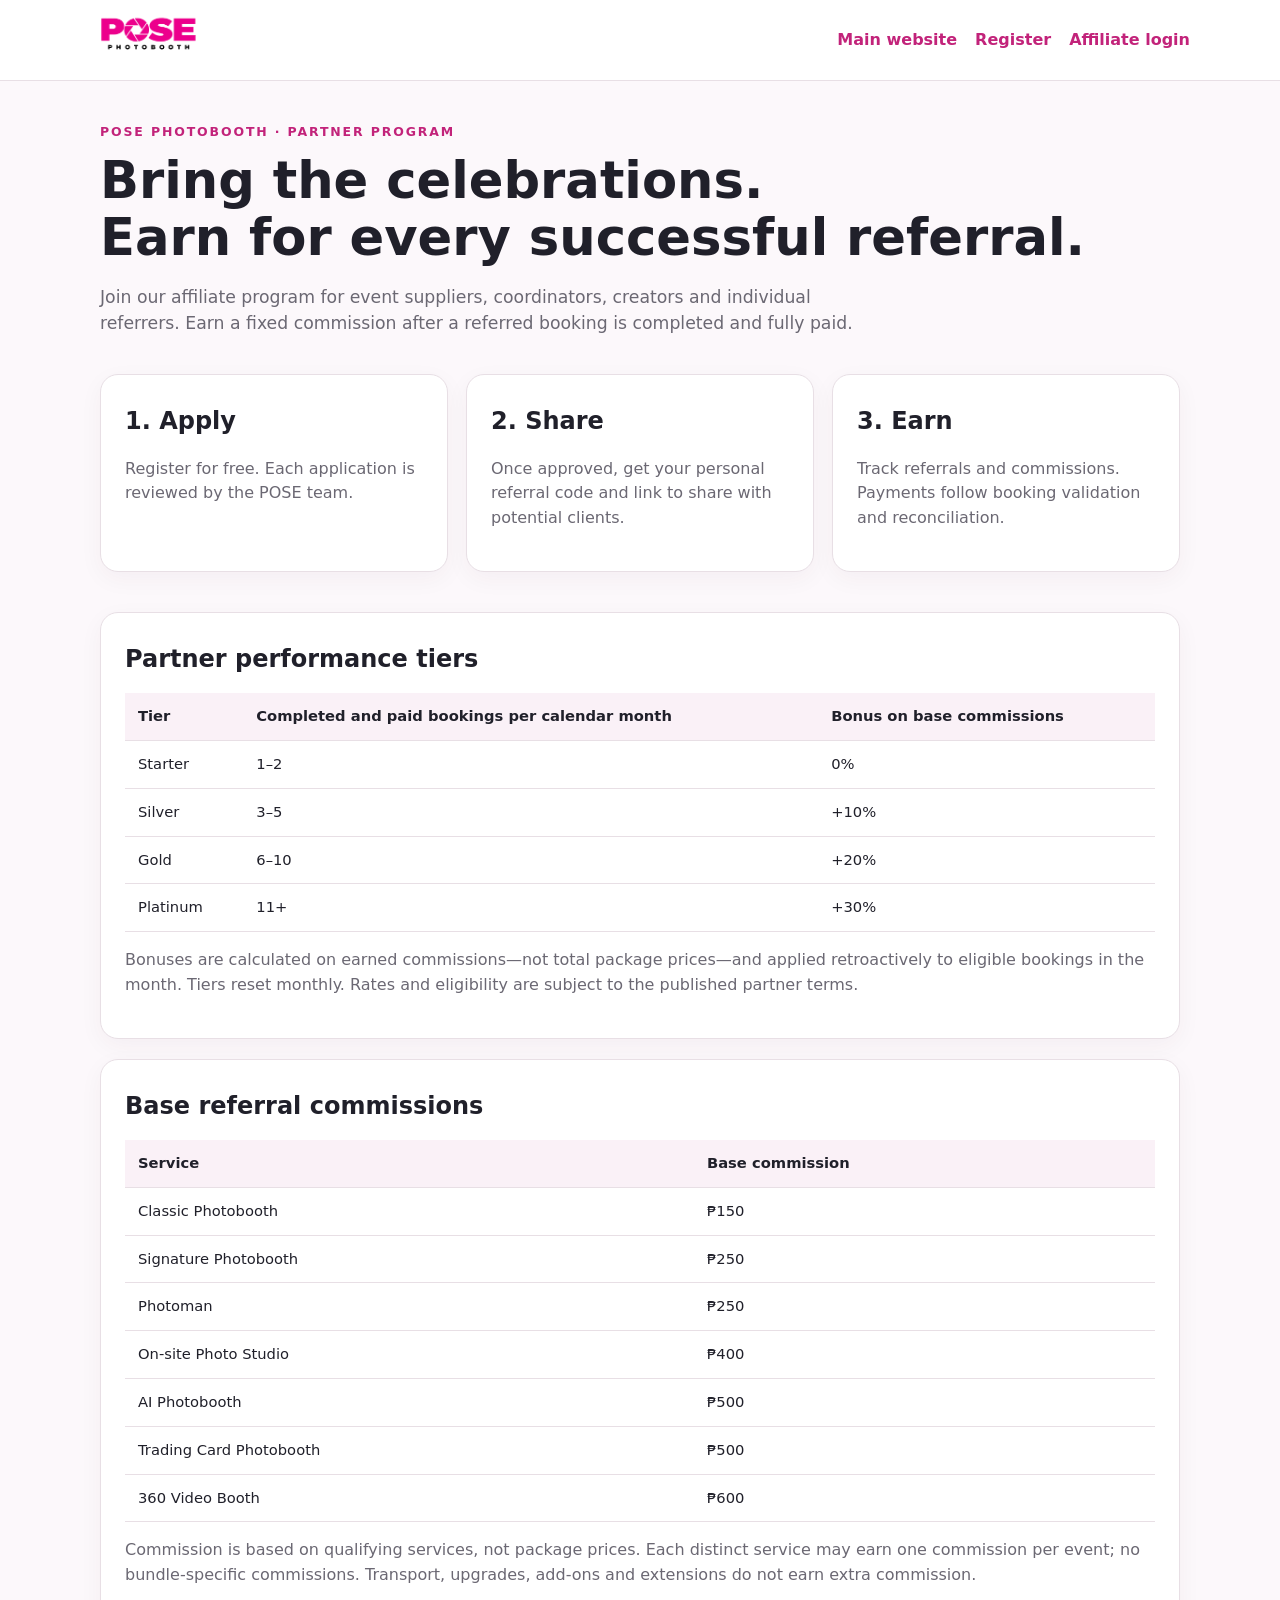
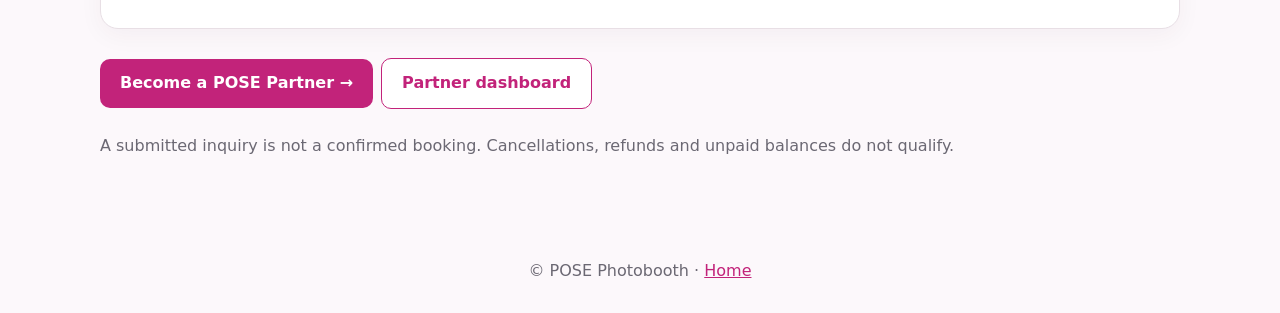
<file: partners/index.html>
<!doctype html><html lang="en"><head><meta charset="utf-8"><meta name="viewport" content="width=device-width,initial-scale=1"><title>POSE Partners | Earn from Event Referrals</title><meta name="description" content="Join POSE Partners. Refer events to POSE Photobooth and earn commissions on eligible completed bookings."><link rel="stylesheet" href="/assets/css/partners.css"></head><body><header class="partner-nav"><a href="/"><img src="/assets/images/POSE_Light_Transparent.png" alt="POSE Photobooth"></a><div class="links"><a href="/">Main website</a><a href="/partners/register.html">Register</a><a href="/partners/dashboard.html">Affiliate login</a></div></header><main class="partner-shell"><span class="eyebrow">POSE Photobooth · Partner Program</span><h1>Bring the celebrations.<br>Earn for every successful referral.</h1><p class="lead">Join our affiliate program for event suppliers, coordinators, creators and individual referrers. Earn a fixed commission after a referred booking is completed and fully paid.</p><div class="grid"><div class="card"><h2>1. Apply</h2><p>Register for free. Each application is reviewed by the POSE team.</p></div><div class="card"><h2>2. Share</h2><p>Once approved, get your personal referral code and link to share with potential clients.</p></div><div class="card"><h2>3. Earn</h2><p>Track referrals and commissions. Payments follow booking validation and reconciliation.</p></div></div><div class="card"><h2>Partner performance tiers</h2><div class="tablewrap"><table><thead><tr><th>Tier</th><th>Completed and paid bookings per calendar month</th><th>Bonus on base commissions</th></tr></thead><tbody><tr><td>Starter</td><td>1–2</td><td>0%</td></tr><tr><td>Silver</td><td>3–5</td><td>+10%</td></tr><tr><td>Gold</td><td>6–10</td><td>+20%</td></tr><tr><td>Platinum</td><td>11+</td><td>+30%</td></tr></tbody></table></div><p>Bonuses are calculated on earned commissions—not total package prices—and applied retroactively to eligible bookings in the month. Tiers reset monthly. Rates and eligibility are subject to the published partner terms.</p></div><div class="card"><h2>Base referral commissions</h2><div class="tablewrap"><table><thead><tr><th>Service</th><th>Base commission</th></tr></thead><tbody><tr><td>Classic Photobooth</td><td>₱150</td></tr><tr><td>Signature Photobooth</td><td>₱250</td></tr><tr><td>Photoman</td><td>₱250</td></tr><tr><td>On-site Photo Studio</td><td>₱400</td></tr><tr><td>AI Photobooth</td><td>₱500</td></tr><tr><td>Trading Card Photobooth</td><td>₱500</td></tr><tr><td>360 Video Booth</td><td>₱600</td></tr></tbody></table></div><p>Commission is based on qualifying services, not package prices. Each distinct service may earn one commission per event; no bundle-specific commissions. Transport, upgrades, add-ons and extensions do not earn extra commission.</p></div><a class="button" href="/partners/register.html">Become a POSE Partner →</a><a class="button secondary" href="/partners/dashboard.html">Partner dashboard</a><p class="muted">A submitted inquiry is not a confirmed booking. Cancellations, refunds and unpaid balances do not qualify.</p></main><footer class="footer">© POSE Photobooth · <a href="/">Home</a></footer></body></html>
</file>
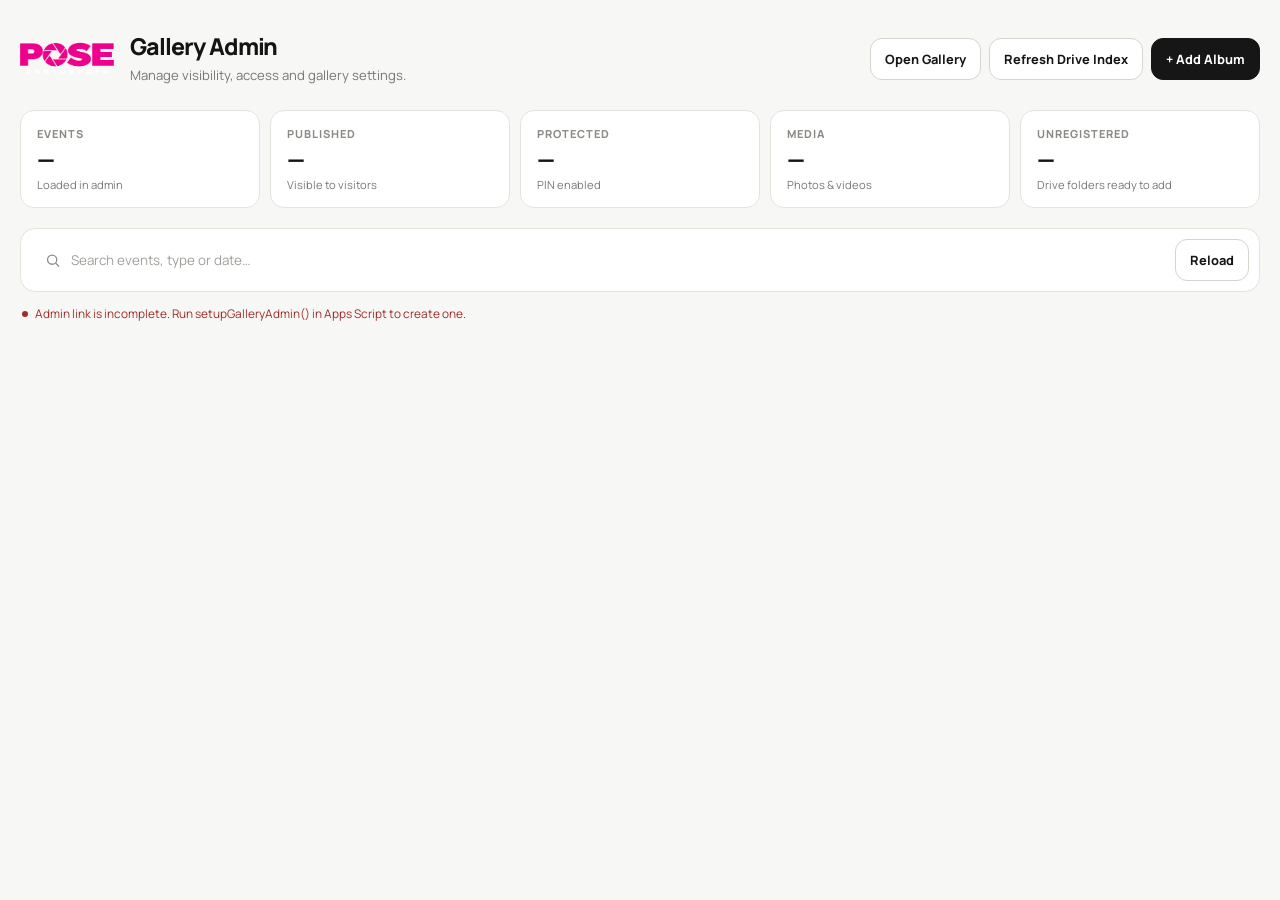
<file: gallery/admin/index.html>
<!doctype html>
<html lang="en">
<head>
  <meta charset="utf-8" />
  <meta name="viewport" content="width=device-width,initial-scale=1" />
  <meta name="robots" content="noindex,nofollow" />
  <title>Gallery Admin | POSE Photobooth</title>
  <link rel="icon" href="../../favicon.ico" />
  <link rel="preconnect" href="https://fonts.googleapis.com" />
  <link rel="preconnect" href="https://fonts.gstatic.com" crossorigin />
  <link href="https://fonts.googleapis.com/css2?family=Manrope:wght@400;500;600;700;800&display=swap" rel="stylesheet" />
  <style>
    :root{
      --bg:#f7f7f5;
      --surface:#fff;
      --surface-2:#f5f5f3;
      --text:#151515;
      --muted:#777873;
      --line:#e4e4df;
      --line-strong:#d5d5cf;
      --ink:#161616;
      --ok:#27643a;
      --warn:#8a5a13;
      --danger:#a12b2b;
      --radius:18px;
    }
    *{box-sizing:border-box}
    html{background:var(--bg)}
    body{margin:0;background:var(--bg);color:var(--text);font-family:Manrope,Arial,sans-serif;-webkit-font-smoothing:antialiased}
    button,input{font:inherit}
    button{cursor:pointer}
    .shell{width:min(1240px,calc(100% - 40px));margin:0 auto;padding:34px 0 72px}

    .topbar{display:flex;align-items:center;justify-content:space-between;gap:24px;margin-bottom:26px}
    .brand{display:flex;align-items:center;gap:16px;min-width:0}
    .brand img{width:94px;height:auto;display:block}
    .brand-copy{min-width:0}
    .brand h1{font-size:1.45rem;line-height:1.1;margin:0;letter-spacing:-.045em;font-weight:800}
    .brand p{margin:6px 0 0;color:var(--muted);font-size:.82rem}
    .top-actions{display:flex;align-items:center;gap:8px;flex-wrap:wrap}

    .btn{appearance:none;border:1px solid var(--line-strong);background:var(--surface);color:var(--text);border-radius:12px;padding:10px 14px;font-weight:750;font-size:.8rem;min-height:42px;transition:background .18s ease,border-color .18s ease,color .18s ease,transform .18s ease}
    .btn:hover{background:#f3f3f1;border-color:#c5c5bf}
    .btn:active{transform:translateY(1px)}
    .btn.primary{background:var(--ink);border-color:var(--ink);color:#fff}
    .btn.primary:hover{background:#2a2a2a;border-color:#2a2a2a}
    .btn.ghost{background:transparent;border-color:transparent;color:var(--muted)}
    .btn.ghost:hover{background:#efefec;color:var(--text)}
    .btn:disabled{opacity:.48;cursor:not-allowed;transform:none}
    .btn.small{min-height:38px;padding:8px 11px;font-size:.74rem}

    .overview{display:grid;grid-template-columns:repeat(4,minmax(0,1fr));gap:10px;margin:0 0 20px}
    .metric{background:var(--surface);border:1px solid var(--line);border-radius:14px;padding:15px 16px}
    .metric-label{font-size:.69rem;font-weight:750;text-transform:uppercase;letter-spacing:.09em;color:#8a8a84}
    .metric-value{margin-top:7px;font-size:1.45rem;line-height:1;font-weight:800;letter-spacing:-.045em}
    .metric-note{margin-top:6px;color:var(--muted);font-size:.7rem}

    .controlbar{display:flex;align-items:center;gap:10px;background:var(--surface);border:1px solid var(--line);border-radius:15px;padding:10px;margin-bottom:10px}
    .search-wrap{position:relative;min-width:0;flex:1}
    .search-icon{position:absolute;left:13px;top:50%;transform:translateY(-50%);width:17px;height:17px;color:#8b8b86;pointer-events:none}
    .search{width:100%;border:0;background:transparent;border-radius:10px;padding:11px 12px 11px 40px;outline:none;color:var(--text);font-size:.84rem}
    .search::placeholder{color:#a0a09b}
    .search:focus{background:#f7f7f5;box-shadow:inset 0 0 0 1px #d7d7d2}
    .status{min-height:24px;margin:0 2px 14px;color:var(--muted);font-size:.74rem;display:flex;align-items:center;gap:7px}
    .status::before{content:"";width:6px;height:6px;border-radius:50%;background:#b9b9b3;flex:0 0 auto}
    .status.error{color:var(--danger)}.status.error::before{background:var(--danger)}
    .status.ok{color:var(--ok)}.status.ok::before{background:var(--ok)}

    .grid{display:grid;grid-template-columns:repeat(2,minmax(0,1fr));gap:12px}
    .card{background:var(--surface);border:1px solid var(--line);border-radius:var(--radius);overflow:hidden;transition:border-color .18s ease,box-shadow .18s ease}
    .card:hover{border-color:#d4d4ce;box-shadow:0 8px 24px rgba(0,0,0,.035)}
    .card-main{padding:16px 17px 14px}
    .card-head{display:grid;grid-template-columns:66px minmax(0,1fr) auto;gap:13px;align-items:start}
    .cover{width:66px;height:66px;border-radius:11px;background:#ecece8;object-fit:cover;display:block;border:1px solid #e4e4df}
    .title-wrap{min-width:0;padding-top:2px}
    .title{margin:0;font-size:.96rem;line-height:1.33;font-weight:800;letter-spacing:-.025em;white-space:nowrap;overflow:hidden;text-overflow:ellipsis}
    .meta{margin-top:5px;color:#85857f;font-size:.72rem;white-space:nowrap;overflow:hidden;text-overflow:ellipsis}
    .badges{display:flex;gap:5px;flex-wrap:wrap;margin-top:9px}
    .badge{padding:4px 7px;border-radius:999px;background:#f1f1ee;font-size:.64rem;font-weight:750;color:#666761;line-height:1}
    .published-dot{align-self:start;margin-top:3px;width:8px;height:8px;border-radius:50%;background:#303030;box-shadow:0 0 0 4px #eeeeeb}
    .published-dot.off{background:#c8c8c2}

    .settings{margin-top:15px;border-top:1px solid #eeeeea;padding-top:14px}
    .settings-grid{display:grid;grid-template-columns:1fr 1fr;gap:10px}
    .field label{display:block;font-size:.66rem;font-weight:750;color:#76766f;margin:0 0 6px}
    .field input[type="text"],.field input[type="date"],.field input[type="password"]{width:100%;height:42px;border:1px solid var(--line-strong);border-radius:10px;padding:0 11px;background:#fff;color:var(--text);font-size:.77rem;outline:none;transition:border-color .16s ease,box-shadow .16s ease,background .16s ease}
    .field input::placeholder{color:#aaa9a3}
    .field input:focus{border-color:#9f9f99;box-shadow:0 0 0 3px rgba(0,0,0,.04);background:#fff}
    .field.full{grid-column:1/-1}

    .toggle-row{grid-column:1/-1;display:grid;grid-template-columns:repeat(3,minmax(0,1fr));gap:8px;margin-top:2px}
    .toggle{display:flex;align-items:center;justify-content:space-between;gap:12px;padding:10px 11px;border:1px solid #e7e7e2;background:#fafaf8;border-radius:11px;cursor:pointer;min-width:0}
    .toggle-label{min-width:0}
    .toggle-title{display:block;font-size:.72rem;font-weight:750;color:#33332f;white-space:nowrap;overflow:hidden;text-overflow:ellipsis}
    .toggle-sub{display:block;margin-top:2px;font-size:.61rem;color:#96968f;white-space:nowrap;overflow:hidden;text-overflow:ellipsis}
    .switch{position:relative;width:34px;height:20px;flex:0 0 auto}
    .switch input{position:absolute;opacity:0;pointer-events:none}
    .switch-ui{position:absolute;inset:0;border-radius:999px;background:#d8d8d2;transition:.18s ease}
    .switch-ui::after{content:"";position:absolute;left:3px;top:3px;width:14px;height:14px;border-radius:50%;background:#fff;box-shadow:0 1px 2px rgba(0,0,0,.12);transition:.18s ease}
    .switch input:checked + .switch-ui{background:#171717}
    .switch input:checked + .switch-ui::after{transform:translateX(14px)}
    .switch input:focus-visible + .switch-ui{outline:3px solid rgba(0,0,0,.12);outline-offset:2px}

    .client-link{margin-top:11px;padding:10px 11px;background:#f5f5f2;border:1px solid #e6e6e0;border-radius:10px;font-size:.68rem;line-height:1.45;word-break:break-all;color:#6b6b65}
    .card-actions{display:flex;align-items:center;justify-content:space-between;gap:8px;padding:11px 17px;border-top:1px solid #eeeeea;background:#fcfcfa}
    .card-actions .left,.card-actions .right{display:flex;align-items:center;gap:7px;min-width:0}
    .save-state{font-size:.65rem;color:#9a9a94;white-space:nowrap}
    .hidden{display:none!important}
    .empty{grid-column:1/-1;background:var(--surface);border:1px dashed #d2d2cc;border-radius:16px;padding:42px;text-align:center;color:#7d7d77;font-size:.84rem}


    .btn.danger{color:var(--danger);border-color:#e3caca;background:#fff}.btn.danger:hover{background:#fff6f6;border-color:#d8b7b7}
    select{font:inherit}.field select{width:100%;height:42px;border:1px solid var(--line-strong);border-radius:10px;padding:0 36px 0 11px;background:#fff;color:var(--text);font-size:.77rem;outline:none}
    .modal-backdrop{position:fixed;inset:0;background:rgba(18,18,18,.36);display:grid;place-items:center;padding:20px;z-index:1000}
    .modal{width:min(560px,100%);background:#fff;border:1px solid var(--line);border-radius:20px;box-shadow:0 24px 80px rgba(0,0,0,.18);overflow:hidden}
    .modal-head{padding:20px 22px 14px;border-bottom:1px solid var(--line);display:flex;align-items:flex-start;justify-content:space-between;gap:16px}.modal-head h2{margin:0;font-size:1.08rem;letter-spacing:-.03em}.modal-head p{margin:5px 0 0;color:var(--muted);font-size:.74rem}
    .modal-body{padding:20px 22px}.modal-grid{display:grid;grid-template-columns:1fr 1fr;gap:12px}.modal-grid .field.full{grid-column:1/-1}.modal-actions{display:flex;justify-content:flex-end;gap:8px;padding:14px 22px;border-top:1px solid var(--line);background:#fcfcfa}
    .notice{padding:11px 12px;border-radius:10px;background:#f4f4f1;color:#676760;font-size:.72rem;line-height:1.5;margin-top:12px}
    @media(max-width:980px){.overview{grid-template-columns:repeat(2,minmax(0,1fr))}.grid{grid-template-columns:1fr}}
    @media(max-width:700px){
      .shell{width:min(100% - 22px,1240px);padding-top:20px}
      .topbar{align-items:flex-start;flex-direction:column;margin-bottom:18px}
      .top-actions{width:100%}.top-actions .btn{flex:1}
      .overview{grid-template-columns:repeat(2,minmax(0,1fr));gap:8px}.metric{padding:13px}.metric-value{font-size:1.25rem}
      .controlbar{padding:8px;flex-wrap:wrap}.controlbar .btn{width:100%}
      .card-head{grid-template-columns:58px minmax(0,1fr) auto}.cover{width:58px;height:58px}
      .settings-grid{grid-template-columns:1fr}.field.full{grid-column:auto}
      .toggle-row{grid-template-columns:1fr}
      .card-actions{align-items:stretch;flex-direction:column}.card-actions .left,.card-actions .right{width:100%}.card-actions .btn{flex:1}
    }
  </style>
</head>
<body>
  <main class="shell">
    <header class="topbar">
      <div class="brand">
        <img src="../../assets/images/pose-logo.png" alt="POSE Photobooth" />
        <div class="brand-copy">
          <h1>Gallery Admin</h1>
          <p>Manage visibility, access and gallery settings.</p>
        </div>
      </div>
      <div class="top-actions">
        <button class="btn" id="open-gallery">Open Gallery</button>
        <button class="btn" id="refresh">Refresh Drive Index</button>
        <button class="btn primary" id="add-album">+ Add Album</button>
      </div>
    </header>

    <section class="overview" aria-label="Gallery overview" style="grid-template-columns:repeat(5,minmax(0,1fr))">
      <div class="metric"><div class="metric-label">Events</div><div class="metric-value" id="metric-events">—</div><div class="metric-note">Loaded in admin</div></div>
      <div class="metric"><div class="metric-label">Published</div><div class="metric-value" id="metric-published">—</div><div class="metric-note">Visible to visitors</div></div>
      <div class="metric"><div class="metric-label">Protected</div><div class="metric-value" id="metric-protected">—</div><div class="metric-note">PIN enabled</div></div>
      <div class="metric"><div class="metric-label">Media</div><div class="metric-value" id="metric-media">—</div><div class="metric-note">Photos & videos</div></div>
      <div class="metric"><div class="metric-label">Unregistered</div><div class="metric-value" id="metric-unregistered">—</div><div class="metric-note">Drive folders ready to add</div></div>
    </section>

    <div class="controlbar">
      <div class="search-wrap">
        <svg class="search-icon" viewBox="0 0 24 24" fill="none" aria-hidden="true"><path d="m21 21-4.35-4.35m1.35-5.15A6.5 6.5 0 1 1 5 11.5a6.5 6.5 0 0 1 13 0Z" stroke="currentColor" stroke-width="1.8" stroke-linecap="round"/></svg>
        <input class="search" id="search" type="search" placeholder="Search events, type or date…" aria-label="Search events" />
      </div>
      <button class="btn" id="reload">Reload</button>
    </div>

    <p class="status" id="status">Loading events…</p>
    <section class="grid" id="grid" aria-live="polite"></section>
  </main>


  <div class="modal-backdrop hidden" id="album-modal" role="dialog" aria-modal="true" aria-labelledby="album-modal-title">
    <div class="modal">
      <div class="modal-head"><div><h2 id="album-modal-title">Add gallery album</h2><p>Only registered albums can appear on the public POSE Gallery.</p></div><button class="btn ghost small" id="modal-close" aria-label="Close">Close</button></div>
      <form id="add-form">
        <div class="modal-body">
          <div class="modal-grid">
            <div class="field full"><label>Google Drive folder</label><select id="folder-select" required><option value="">Select an unregistered folder…</option></select></div>
            <div class="field full"><label>Event name</label><input type="text" id="add-name" required placeholder="Event name" /></div>
            <div class="field"><label>Event date</label><input type="date" id="add-date" /></div>
            <div class="field"><label>Category</label><select id="add-type"><option value="birthday">Birthday</option><option value="wedding">Wedding</option><option value="debut">Debut</option><option value="corporate">Corporate</option><option value="dedication">Dedication</option><option value="other">Other</option></select></div>
          </div>
          <div class="notice">New albums are created as <strong>unpublished drafts</strong>. Your Google Drive folder and files are never moved or deleted by Gallery Admin.</div>
        </div>
        <div class="modal-actions"><button type="button" class="btn" id="modal-cancel">Cancel</button><button type="submit" class="btn primary" id="modal-add">Add album</button></div>
      </form>
    </div>
  </div>
  <script src="../assets/config.js"></script>
  <script>
  (()=>{
    const endpoint=window.POSE_GALLERY?.endpoint||'';
    const token=new URLSearchParams(location.search).get('token')||'';
    const grid=document.querySelector('#grid');
    const status=document.querySelector('#status');
    const search=document.querySelector('#search');
    const refresh=document.querySelector('#refresh');
    const reload=document.querySelector('#reload');
    const metrics={
      events:document.querySelector('#metric-events'),
      published:document.querySelector('#metric-published'),
      protected:document.querySelector('#metric-protected'),
      media:document.querySelector('#metric-media'),
      unregistered:document.querySelector('#metric-unregistered')
    };
    let events=[];
    let unregisteredFolders=[];

    document.querySelector('#open-gallery').addEventListener('click',()=>location.href='../');
    const esc=s=>String(s??'').replace(/[&<>'"]/g,c=>({'&':'&amp;','<':'&lt;','>':'&gt;',"'":'&#39;','"':'&quot;'}[c]));
    function setStatus(msg,type=''){status.textContent=msg;status.className='status'+(type?' '+type:'')}
    function formatNumber(value){return new Intl.NumberFormat().format(Number(value)||0)}
    function updateMetrics(){
      metrics.events.textContent=formatNumber(events.length);
      metrics.published.textContent=formatNumber(events.filter(e=>e.published!==false).length);
      metrics.protected.textContent=formatNumber(events.filter(e=>e.pinEnabled).length);
      metrics.media.textContent=formatNumber(events.reduce((sum,e)=>sum+(Number(e.itemCount)||0),0));
      metrics.unregistered.textContent=formatNumber(unregisteredFolders.length);
    }
    async function apiGet(){
      const u=new URL(endpoint);
      u.searchParams.set('admin','1');
      u.searchParams.set('token',token);
      u.searchParams.set('_',Date.now().toString());
      const r=await fetch(u,{cache:'no-store'});
      if(!r.ok)throw new Error(`Admin request failed (${r.status}).`);
      return r.json();
    }
    async function apiPost(body){
      const r=await fetch(endpoint,{
        method:'POST',
        headers:{'Content-Type':'text/plain;charset=utf-8'},
        cache:'no-store',
        body:JSON.stringify({...body,token})
      });
      if(!r.ok)throw new Error(`Save request failed (${r.status}).`);
      let data;
      try{data=await r.json()}catch(_){throw new Error('The gallery API returned an invalid response. Make sure the latest Apps Script deployment is active.')}
      return data;
    }

    function render(){
      const q=search.value.trim().toLowerCase();
      const rows=events.filter(e=>!q||(e.eventName+' '+e.eventType+' '+e.eventDate).toLowerCase().includes(q));
      if(!rows.length){grid.innerHTML='<div class="empty">No matching events.</div>';return}
      grid.innerHTML=rows.map(e=>`<article class="card" data-id="${esc(e.id)}">
        <div class="card-main">
          <div class="card-head">
            <img class="cover" loading="lazy" decoding="async" src="${esc(e.coverUrl||'../../assets/images/photobooth.webp')}" alt="" />
            <div class="title-wrap">
              <h2 class="title" title="${esc(e.eventName)}">${esc(e.eventName)}</h2>
              <div class="meta">${esc(e.eventDate||'No date')} · ${formatNumber(e.itemCount||0)} items</div>
              <div class="badges"><span class="badge">${esc(e.eventType)}</span><span class="badge">${formatNumber(e.photoCount||0)} photos</span><span class="badge">${formatNumber(e.videoCount||0)} videos</span></div>
            </div>
            <span class="published-dot ${e.published===false?'off':''}" title="${e.published===false?'Unpublished':'Published'}"></span>
          </div>

          <div class="settings">
            <div class="settings-grid">
              <div class="field full"><label>Event name</label><input type="text" data-field="eventName" value="${esc(e.eventName||'')}" /></div>
              <div class="field"><label>Event date</label><input type="date" data-field="eventDate" value="${esc(e.eventDate||'')}" /></div>
              <div class="field"><label>Category</label><select data-field="eventType"><option value="birthday" ${e.eventType==='birthday'?'selected':''}>Birthday</option><option value="wedding" ${e.eventType==='wedding'?'selected':''}>Wedding</option><option value="debut" ${e.eventType==='debut'?'selected':''}>Debut</option><option value="corporate" ${e.eventType==='corporate'?'selected':''}>Corporate</option><option value="dedication" ${e.eventType==='dedication'?'selected':''}>Dedication</option><option value="other" ${e.eventType==='other'?'selected':''}>Other</option></select></div>
              <div class="field"><label>Expiry date</label><input type="date" data-field="expires" value="${esc(e.expires||'')}" /></div>
              <div class="field"><label>Cover file link or ID</label><input type="text" data-field="coverFileId" value="${esc(e.coverFileId||'')}" placeholder="Drive file link or ID; blank = automatic" /></div>
              <div class="field full"><label>New PIN <span style="font-weight:500;color:#aaa">(optional)</span></label><input type="password" data-field="newPin" placeholder="Leave blank to keep the current PIN" autocomplete="new-password" /></div>

              <div class="toggle-row">
                <label class="toggle">
                  <span class="toggle-label"><span class="toggle-title">Published</span><span class="toggle-sub">Visible in gallery</span></span>
                  <span class="switch"><input type="checkbox" data-field="published" ${e.published!==false?'checked':''} /><span class="switch-ui"></span></span>
                </label>
                <label class="toggle">
                  <span class="toggle-label"><span class="toggle-title">PIN protection</span><span class="toggle-sub">Require client PIN</span></span>
                  <span class="switch"><input type="checkbox" data-field="pinEnabled" ${e.pinEnabled?'checked':''} /><span class="switch-ui"></span></span>
                </label>
                <label class="toggle">
                  <span class="toggle-label"><span class="toggle-title">Downloads</span><span class="toggle-sub">Allow downloads</span></span>
                  <span class="switch"><input type="checkbox" data-field="downloadsEnabled" ${e.downloadsEnabled!==false?'checked':''} /><span class="switch-ui"></span></span>
                </label>
              </div>
            </div>
            <div class="client-link hidden" data-link></div>
          </div>
        </div>
        <div class="card-actions">
          <div class="left"><button class="btn small" data-client>Generate client link</button><button class="btn danger small" data-remove>Remove from Gallery</button></div>
          <div class="right"><span class="save-state" data-save-state></span><button class="btn primary small" data-save>Save changes</button></div>
        </div>
      </article>`).join('');
    }

    async function load(){
      if(!endpoint||!token){setStatus('Admin link is incomplete. Run setupGalleryAdmin() in Apps Script to create one.','error');return}
      setStatus('Loading events…');
      try{
        const d=await apiGet();
        if(!d.ok)throw new Error(d.message||'Unable to load admin data.');
        events=d.events||[];
        unregisteredFolders=d.unregisteredFolders||[];
        updateMetrics();
        render();
        setStatus(`${events.length} events loaded.`);
      }catch(e){setStatus(e.message||'Unable to load admin data.','error')}
    }

    search.addEventListener('input',render);
    reload.addEventListener('click',load);

    refresh.addEventListener('click',async()=>{
      refresh.disabled=true;
      const old=refresh.textContent;
      refresh.textContent='Refreshing…';
      setStatus('Scanning Google Drive and rebuilding index…');
      try{
        const d=await apiPost({action:'adminRefreshIndex'});
        if(!d.ok)throw new Error(d.message);
        setStatus(`${d.message} ${d.count??''}`,'ok');
        await load();
      }catch(e){setStatus(e.message||'Refresh failed.','error')}
      finally{refresh.disabled=false;refresh.textContent=old}
    });

    grid.addEventListener('click',async ev=>{
      const card=ev.target.closest('.card');
      if(!card)return;
      const id=card.dataset.id;

      if(ev.target.matches('[data-save]')){
        const b=ev.target;
        const saveState=card.querySelector('[data-save-state]');
        b.disabled=true;
        const old=b.textContent;
        b.textContent='Saving…';
        saveState.textContent='';
        const val=n=>card.querySelector(`[data-field="${n}"]`);
        try{
          const d=await apiPost({
            action:'adminUpdateEvent',eventId:id,eventName:val('eventName').value.trim(),eventDate:val('eventDate').value,eventType:val('eventType').value,expires:val('expires').value,
            coverFileId:val('coverFileId').value.trim(),newPin:val('newPin').value.trim(),
            published:val('published').checked,pinEnabled:val('pinEnabled').checked,
            downloadsEnabled:val('downloadsEnabled').checked
          });
          if(!d.ok)throw new Error(d.message);
          val('newPin').value='';

          // Use the server-verified values returned by Apps Script immediately.
          if(d.event){
            val('published').checked=d.event.published!==false;
            val('pinEnabled').checked=Boolean(d.event.pinEnabled);
            val('downloadsEnabled').checked=d.event.downloadsEnabled!==false;
            val('expires').value=d.event.expires||'';
            val('coverFileId').value=d.event.coverFileId||'';
            const preview=card.querySelector('.cover');
            if(preview && 'coverUrl' in d.event)preview.src=d.event.coverUrl||'../../assets/images/photobooth.webp';
            const local=events.find(e=>String(e.id)===String(id));
            if(local)Object.assign(local,d.event);
          }
          // The save endpoint already performs a read-back verification in the
          // same request. Avoid a second full admin reload here because that
          // also scans Drive for unregistered folders and made Save feel slow.
          saveState.textContent='Saved ✓';
          setStatus('Changes saved.','ok');
          updateMetrics();
        }catch(e){saveState.textContent='';setStatus(e.message||'Save failed.','error')}
        finally{b.disabled=false;b.textContent=old}
      }

      if(ev.target.matches('[data-remove]')){
        const current=events.find(e=>String(e.id)===String(id));
        if(!confirm(`Remove “${current?.eventName||'this album'}” from POSE Gallery?\n\nThis removes only the gallery configuration and public listing. Google Drive files will NOT be deleted.`))return;
        const b=ev.target;b.disabled=true;const old=b.textContent;b.textContent='Removing…';
        try{
          const d=await apiPost({action:'adminDeleteEvent',eventId:id});
          if(!d.ok)throw new Error(d.message);

          // Update the dashboard immediately instead of doing a full reload,
          // which would rescan Drive for unregistered folders and make removal slow.
          const removedIndex=events.findIndex(e=>String(e.id)===String(id));
          const removedEvent=removedIndex>=0?events.splice(removedIndex,1)[0]:current;
          const removed=d.removed||removedEvent;
          if(removed && !unregisteredFolders.some(f=>String(f.id)===String(id))){
            unregisteredFolders.push({
              id:String(id),
              folderName:removed.folderName||removed.eventName||'Removed album',
              eventName:removed.eventName||removed.folderName||'',
              eventDate:removed.eventDate||'',
              eventType:removed.eventType||'other'
            });
          }
          card.remove();
          updateMetrics();
          if(!grid.querySelector('.card'))render();
          setStatus(d.message,'ok');
        }
        catch(e){setStatus(e.message||'Unable to remove album.','error')}
        finally{b.disabled=false;b.textContent=old}
      }

      if(ev.target.matches('[data-client]')){
        const b=ev.target;
        b.disabled=true;
        const old=b.textContent;
        b.textContent='Generating…';
        try{
          const d=await apiPost({action:'adminGenerateClientLink',eventId:id});
          if(!d.ok)throw new Error(d.message);
          const el=card.querySelector('[data-link]');
          el.textContent=d.link;
          el.classList.remove('hidden');
          setStatus('New client management link generated.','ok');
        }catch(e){setStatus(e.message||'Unable to generate client link.','error')}
        finally{b.disabled=false;b.textContent=old}
      }
    });

    grid.addEventListener('change',ev=>{
      if(!ev.target.matches('[data-field]'))return;
      const card=ev.target.closest('.card');
      if(!card)return;
      const state=card.querySelector('[data-save-state]');
      if(state)state.textContent='Unsaved changes';
    });

    const modal=document.querySelector('#album-modal');
    const addButton=document.querySelector('#add-album');
    const addForm=document.querySelector('#add-form');
    const folderSelect=document.querySelector('#folder-select');
    const addName=document.querySelector('#add-name');
    const addDate=document.querySelector('#add-date');
    const addType=document.querySelector('#add-type');
    function fillFolderSelect(){
      folderSelect.innerHTML='<option value="">Select an unregistered folder…</option>'+unregisteredFolders.map(f=>`<option value="${esc(f.id)}">${esc(f.folderName)}</option>`).join('');
    }
    function closeModal(){modal.classList.add('hidden');addForm.reset()}
    addButton.addEventListener('click',()=>{fillFolderSelect();if(!unregisteredFolders.length){setStatus('There are no unregistered Drive folders to add.','ok');return}modal.classList.remove('hidden');folderSelect.focus()});
    document.querySelector('#modal-close').addEventListener('click',closeModal);
    document.querySelector('#modal-cancel').addEventListener('click',closeModal);
    modal.addEventListener('click',e=>{if(e.target===modal)closeModal()});
    folderSelect.addEventListener('change',()=>{const f=unregisteredFolders.find(x=>String(x.id)===folderSelect.value);if(!f)return;addName.value=f.eventName||f.folderName||'';addDate.value=f.eventDate||'';addType.value=f.eventType||'other'});
    addForm.addEventListener('submit',async e=>{
      e.preventDefault();const b=document.querySelector('#modal-add');b.disabled=true;const old=b.textContent;b.textContent='Adding…';
      try{const d=await apiPost({action:'adminCreateEvent',folderId:folderSelect.value,eventName:addName.value.trim(),eventDate:addDate.value,eventType:addType.value});if(!d.ok)throw new Error(d.message);closeModal();setStatus(d.message,'ok');await load()}
      catch(err){setStatus(err.message||'Unable to add album.','error')}
      finally{b.disabled=false;b.textContent=old}
    });

    load();
  })();
  </script>
</body>
</html>
</file>
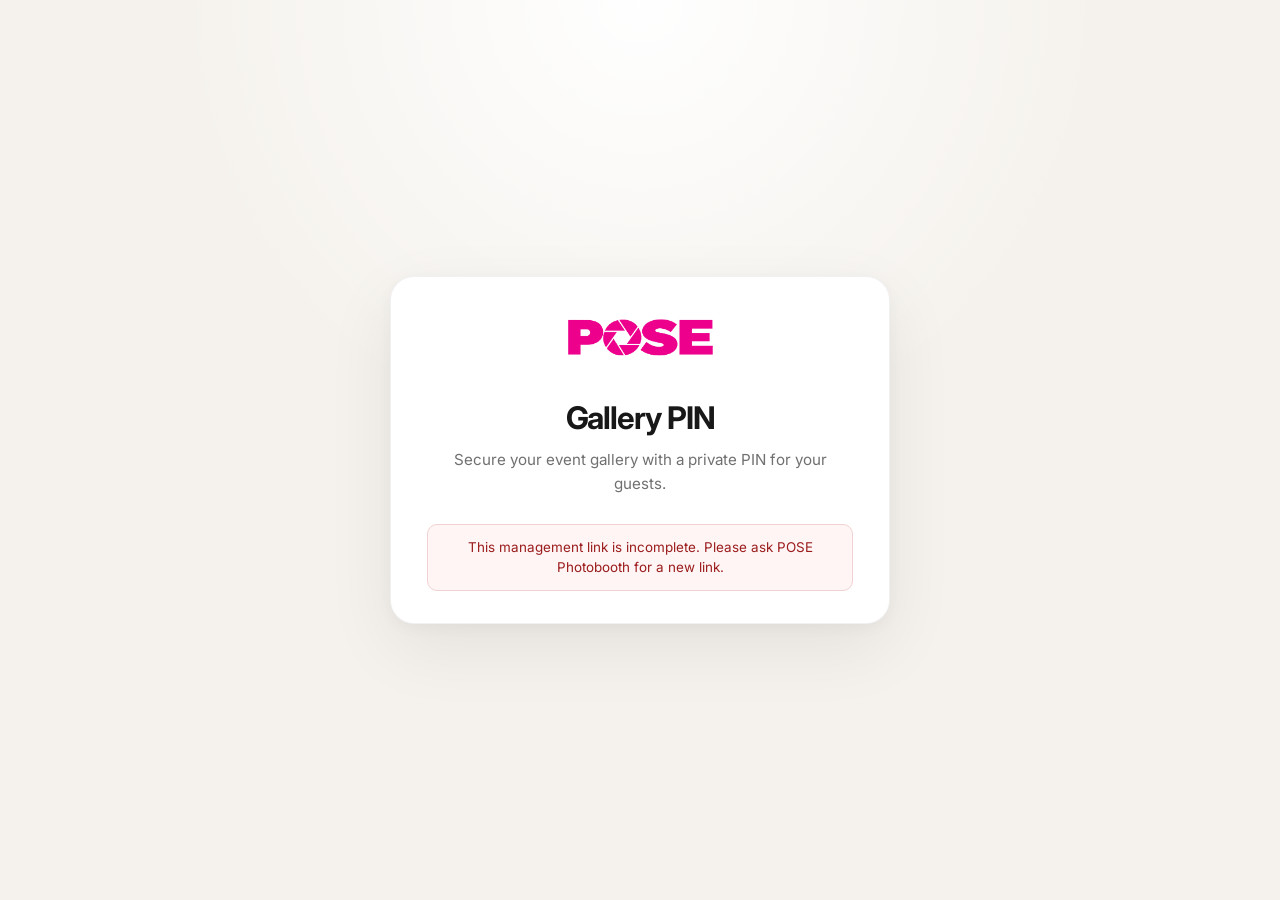
<file: gallery/manage/index.html>
<!doctype html>
<html lang="en">
  <head>
    <meta charset="utf-8" />
    <meta name="viewport" content="width=device-width,initial-scale=1" />
    <meta name="robots" content="noindex,nofollow" />

    <title>Manage Gallery PIN | POSE Photobooth</title>

    <link rel="icon" href="../../favicon.ico" />

    <!-- Inter -->
    <link rel="preconnect" href="https://fonts.googleapis.com" />
    <link rel="preconnect" href="https://fonts.gstatic.com" crossorigin />
    <link
      href="https://fonts.googleapis.com/css2?family=Inter:wght@400;500;600;700&display=swap"
      rel="stylesheet"
    />

    <link rel="stylesheet" href="../styles.css" />

    <style>
      * {
        box-sizing: border-box;
      }

      body {
        min-height: 100vh;
        margin: 0;
        padding: 24px;

        display: grid;
        place-items: center;

        background:
          radial-gradient(
            circle at top,
            rgba(255, 255, 255, 0.98),
            transparent 42%
          ),
          #f5f2ed;

        font-family: "Inter", Arial, Helvetica, sans-serif;
        color: #1b1b1b;
      }

      /* Override possible serif styles from gallery stylesheet */
      .manage-wrapper,
      .manage-wrapper h1,
      .manage-wrapper h2,
      .manage-wrapper h3,
      .manage-wrapper p,
      .manage-wrapper span,
      .manage-wrapper label,
      .manage-wrapper input,
      .manage-wrapper button {
        font-family: "Inter", Arial, Helvetica, sans-serif;
      }

      .manage-wrapper {
        width: min(100%, 500px);
      }

      .manage-card {
        width: 100%;
        padding: 38px 36px 32px;

        background: #fff;

        border: 1px solid rgba(0, 0, 0, 0.055);
        border-radius: 24px;

        box-shadow:
          0 24px 70px rgba(0, 0, 0, 0.07),
          0 4px 15px rgba(0, 0, 0, 0.035);
      }

      /* LOGO */

      .logo-link {
        display: block;
        width: fit-content;
        margin: 0 auto 28px;
      }

      .manage-logo {
        display: block;
        width: 145px;
        max-width: 46vw;
        height: auto;
      }

      /* HEADING */

      .manage-card h1 {
        margin: 0;

        text-align: center;

        font-size: clamp(1.6rem, 5vw, 1.95rem);
        font-weight: 700;

        line-height: 1.2;
        letter-spacing: -0.035em;

        color: #181818;
      }

      .lead {
        max-width: 390px;

        margin: 10px auto 28px;

        text-align: center;

        color: #707070;

        font-size: 0.95rem;
        font-weight: 400;

        line-height: 1.6;
      }

      /* LOADING */

      .loading {
        padding: 22px 0 6px;

        text-align: center;

        color: #777;

        font-size: 0.9rem;
      }

      .spinner {
        width: 30px;
        height: 30px;

        margin: 0 auto 14px;

        border: 3px solid #e9e7e3;
        border-top-color: #202020;
        border-radius: 50%;

        animation: spin 0.7s linear infinite;
      }

      @keyframes spin {
        to {
          transform: rotate(360deg);
        }
      }

      /* EVENT */

      .event-box {
        margin: 0 0 26px;
        padding: 16px 18px;

        background: #f8f7f5;

        border: 1px solid #ebe8e4;
        border-radius: 14px;

        text-align: center;
      }

      .event-label {
        display: block;

        margin-bottom: 5px;

        color: #929292;

        font-size: 0.69rem;
        font-weight: 700;

        letter-spacing: 0.09em;

        text-transform: uppercase;
      }

      .event-name {
        display: block;

        color: #202020;

        font-size: 0.98rem;
        font-weight: 600;

        line-height: 1.45;
      }

      /* FORM */

      .field {
        margin-top: 18px;
      }

      .field:first-child {
        margin-top: 0;
      }

      .field label {
        display: block;

        margin: 0 0 8px;

        color: #282828;

        font-size: 0.87rem;
        font-weight: 600;
      }

      .password-field {
        position: relative;
      }

      .password-field input {
        width: 100%;
        height: 52px;

        padding: 0 74px 0 15px;

        border: 1px solid #d9d7d3;
        border-radius: 12px;

        outline: none;

        background: #fff;
        color: #181818;

        font-size: 0.95rem;
        font-weight: 400;

        transition:
          border-color 0.18s ease,
          box-shadow 0.18s ease,
          background 0.18s ease;
      }

      .password-field input::placeholder {
        color: #aaa;
      }

      .password-field input:hover {
        border-color: #bcb9b4;
      }

      .password-field input:focus {
        border-color: #222;

        box-shadow: 0 0 0 3px rgba(0, 0, 0, 0.065);
      }

      /* SHOW/HIDE */

      .toggle-password {
        position: absolute;

        top: 50%;
        right: 8px;

        transform: translateY(-50%);

        width: auto;

        margin: 0;
        padding: 8px 9px;

        border: 0;
        border-radius: 8px;

        background: transparent;

        color: #6b6b6b;

        font-size: 0.78rem;
        font-weight: 600;

        cursor: pointer;

        transition:
          color 0.15s ease,
          background 0.15s ease;
      }

      .toggle-password:hover {
        background: #f2f1ef;
        color: #111;
      }

      /* HINT */

      .hint {
        margin: 10px 2px 0;

        color: #808080;

        font-size: 0.79rem;
        font-weight: 400;

        line-height: 1.55;
      }

      /* SUBMIT */

      .submit-button {
        width: 100%;
        min-height: 52px;

        margin-top: 26px;
        padding: 13px 18px;

        border: 0;
        border-radius: 12px;

        background: #191919;
        color: #fff;

        font-size: 0.92rem;
        font-weight: 600;

        cursor: pointer;

        transition:
          background 0.15s ease,
          transform 0.15s ease,
          opacity 0.15s ease,
          box-shadow 0.15s ease;
      }

      .submit-button:hover:not(:disabled) {
        background: #000;

        transform: translateY(-1px);

        box-shadow: 0 8px 20px rgba(0, 0, 0, 0.13);
      }

      .submit-button:active:not(:disabled) {
        transform: translateY(0);
        box-shadow: none;
      }

      .submit-button:disabled {
        opacity: 0.55;
        cursor: wait;
      }

      /* STATUS */

      .status {
        min-height: 22px;

        margin-top: 18px;

        text-align: center;

        font-size: 0.84rem;
        line-height: 1.5;
      }

      .status.error {
        padding: 12px 14px;

        border: 1px solid #f1d2d2;
        border-radius: 10px;

        background: #fff5f5;

        color: #9b1c1c;
      }

      /* SUCCESS */

      .success-box {
        margin-top: 22px;
        padding: 22px 18px;

        border: 1px solid #d7eadc;
        border-radius: 14px;

        background: #f5faf6;

        text-align: center;

        color: #176b37;
      }

      .success-icon {
        display: grid;
        place-items: center;

        width: 42px;
        height: 42px;

        margin: 0 auto 13px;

        border-radius: 50%;

        background: #176b37;
        color: #fff;

        font-size: 1.2rem;
        font-weight: 700;
      }

      .success-box strong {
        display: block;

        margin-bottom: 6px;

        color: #185f34;

        font-size: 0.96rem;
        font-weight: 700;
      }

      .success-box span {
        display: block;

        color: #56725f;

        font-size: 0.84rem;
        font-weight: 400;

        line-height: 1.5;
      }

      .success-box small {
        display: block;

        margin-top: 10px;

        color: #829087;

        font-size: 0.75rem;
        font-weight: 400;
      }

      /* SECURITY FOOTER */

      .secure-note {
        display: flex;
        align-items: center;
        justify-content: center;

        gap: 6px;

        margin-top: 25px;

        color: #999;

        font-size: 0.72rem;
        font-weight: 400;
      }

      .lock-icon {
        font-size: 0.75rem;
      }

      .hidden {
        display: none !important;
      }

      /* MOBILE */

      @media (max-width: 560px) {
        body {
          padding: 16px;
        }

        .manage-card {
          padding: 30px 22px 27px;

          border-radius: 20px;
        }

        .logo-link {
          margin-bottom: 24px;
        }

        .manage-logo {
          width: 130px;
        }

        .lead {
          margin-bottom: 24px;
        }

        .event-box {
          margin-bottom: 23px;
        }
      }
    </style>
  </head>

  <body>
    <main class="manage-wrapper">
      <section class="manage-card">
        <!-- LOGO -->

        <a
          class="logo-link"
          href="https://poseph.com/"
          aria-label="POSE Photobooth"
        >
          <img
            class="manage-logo"
            src="../../assets/images/pose-logo.png"
            alt="POSE Photobooth"
          />
        </a>

        <!-- HEADING -->

        <h1 id="page-title">Gallery PIN</h1>

        <p id="page-lead" class="lead">
          Secure your event gallery with a private PIN for your guests.
        </p>

        <!-- LOADING -->

        <div id="loading" class="loading">
          <div class="spinner"></div>

          Checking your secure link…
        </div>

        <!-- MANAGEMENT PANEL -->

        <section id="panel" class="hidden">
          <!-- EVENT -->

          <div class="event-box">
            <span class="event-label"> Event Gallery </span>

            <span id="event-name" class="event-name"></span>
          </div>

          <!-- PIN FORM -->

          <form id="pin-form">
            <!-- NEW PIN -->

            <div class="field">
              <label for="pin"> New PIN </label>

              <div class="password-field">
                <input
                  id="pin"
                  type="password"
                  minlength="4"
                  maxlength="32"
                  autocomplete="new-password"
                  placeholder="Enter your new PIN"
                  required
                />

                <button
                  type="button"
                  class="toggle-password"
                  data-target="pin"
                  aria-label="Show new PIN"
                >
                  Show
                </button>
              </div>
            </div>

            <!-- CONFIRM -->

            <div class="field">
              <label for="confirm-pin"> Confirm PIN </label>

              <div class="password-field">
                <input
                  id="confirm-pin"
                  type="password"
                  minlength="4"
                  maxlength="32"
                  autocomplete="new-password"
                  placeholder="Enter the PIN again"
                  required
                />

                <button
                  type="button"
                  class="toggle-password"
                  data-target="confirm-pin"
                  aria-label="Show confirmation PIN"
                >
                  Show
                </button>
              </div>
            </div>

            <p class="hint">
              Use 4–32 characters. Choose something easy for your guests to
              remember but difficult for others to guess.
            </p>

            <button id="submit" class="submit-button" type="submit">
              Save PIN
            </button>
          </form>

          <!-- ERROR / STATUS -->

          <div id="status" class="status" aria-live="polite"></div>

          <!-- SUCCESS -->

          <div id="success" class="success-box hidden">
            <div class="success-icon">✓</div>

            <strong> PIN updated successfully </strong>

            <span> Your new gallery PIN is ready for your guests. </span>

            <small> Redirecting you to your gallery… </small>
          </div>

          <!-- SECURITY -->

          <div class="secure-note">
            <span class="lock-icon" aria-hidden="true"> 🔒 </span>

            Secure gallery management by POSE Photobooth
          </div>
        </section>
      </section>
    </main>

    <!-- POSE GALLERY CONFIG -->

    <script src="../assets/config.js"></script>

    <script>
      (() => {
        /* ---------------------------------
         CONFIGURATION
      ---------------------------------- */

        const endpoint = window.POSE_GALLERY && window.POSE_GALLERY.endpoint;

        const token =
          new URLSearchParams(window.location.search).get("token") || "";

        const galleryUrl = "https://poseph.com/gallery/";

        /* ---------------------------------
         ELEMENTS
      ---------------------------------- */

        const loading = document.querySelector("#loading");

        const panel = document.querySelector("#panel");

        const eventName = document.querySelector("#event-name");

        const pageTitle = document.querySelector("#page-title");

        const pageLead = document.querySelector("#page-lead");

        const form = document.querySelector("#pin-form");

        const pinInput = document.querySelector("#pin");

        const confirmInput = document.querySelector("#confirm-pin");

        const status = document.querySelector("#status");

        const success = document.querySelector("#success");

        const button = document.querySelector("#submit");

        let currentEvent = null;

        /* ---------------------------------
         ERROR
      ---------------------------------- */

        function fail(message) {
          loading.innerHTML = "";

          loading.textContent = message;

          loading.className = "status error";
        }

        /* ---------------------------------
         SHOW / HIDE PIN
      ---------------------------------- */

        document.querySelectorAll(".toggle-password").forEach((toggle) => {
          toggle.addEventListener("click", () => {
            const input = document.getElementById(toggle.dataset.target);

            const isVisible = input.type === "text";

            input.type = isVisible ? "password" : "text";

            toggle.textContent = isVisible ? "Show" : "Hide";

            toggle.setAttribute(
              "aria-label",
              isVisible ? "Show PIN" : "Hide PIN",
            );
          });
        });

        /* ---------------------------------
         LOAD EVENT
      ---------------------------------- */

        async function init() {
          if (!endpoint || !token) {
            fail(
              "This management link is incomplete. " +
                "Please ask POSE Photobooth for a new link.",
            );

            return;
          }

          try {
            const url = new URL(endpoint);

            url.searchParams.set("manage", "1");

            url.searchParams.set("token", token);

            const response = await fetch(url, {
              cache: "no-store",
            });

            const data = await response.json();

            if (!data.ok) {
              throw new Error(
                data.message || "This management link is invalid.",
              );
            }

            currentEvent = data.event;

            eventName.textContent = currentEvent.eventName;

            /* -----------------------------
             SET / CHANGE MODE
          ------------------------------ */

            if (currentEvent.pinEnabled) {
              pageTitle.textContent = "Change Gallery PIN";

              pageLead.textContent =
                "Choose a new PIN for guests accessing your event gallery.";

              button.textContent = "Update Gallery PIN";
            } else {
              pageTitle.textContent = "Set Gallery PIN";

              pageLead.textContent =
                "Create a private PIN for guests accessing your event gallery.";

              button.textContent = "Set Gallery PIN";
            }

            loading.classList.add("hidden");

            panel.classList.remove("hidden");

            pinInput.focus();
          } catch (error) {
            fail(error.message || "Unable to open this management link.");
          }
        }

        /* ---------------------------------
         SAVE PIN
      ---------------------------------- */

        form.addEventListener("submit", async (event) => {
          event.preventDefault();

          const pin = pinInput.value.trim();

          const confirm = confirmInput.value.trim();

          status.textContent = "";

          status.className = "status";

          /* PIN LENGTH */

          if (pin.length < 4 || pin.length > 32) {
            status.textContent = "Your PIN must contain 4–32 characters.";

            status.classList.add("error");

            pinInput.focus();

            return;
          }

          /* PIN MATCH */

          if (pin !== confirm) {
            status.textContent = "The PINs do not match. Please try again.";

            status.classList.add("error");

            confirmInput.focus();

            return;
          }

          /* SAVING */

          button.disabled = true;

          button.textContent = "Saving…";

          try {
            const response = await fetch(endpoint, {
              method: "POST",

              headers: {
                "Content-Type": "text/plain;charset=utf-8",
              },

              body: JSON.stringify({
                action: "setClientPin",
                token: token,
                pin: pin,
              }),
            });

            const data = await response.json();

            if (!data.ok) {
              throw new Error(data.message || "Unable to update your PIN.");
            }

            /* -----------------------------
               SUCCESS
            ------------------------------ */

            form.classList.add("hidden");

            status.classList.add("hidden");

            success.classList.remove("hidden");

            form.reset();

            /*
             * Redirect after showing
             * confirmation briefly.
             *
             * Management token is NOT
             * included in destination URL.
             */

            setTimeout(() => {
              window.location.href = galleryUrl;
            }, 2200);
          } catch (error) {
            status.textContent =
              error.message || "Unable to update your PIN. Please try again.";

            status.className = "status error";

            button.disabled = false;

            button.textContent =
              currentEvent && currentEvent.pinEnabled
                ? "Update Gallery PIN"
                : "Set Gallery PIN";
          }
        });

        /* ---------------------------------
         START
      ---------------------------------- */

        init();
      })();
    </script>
  </body>
</html>
</file>
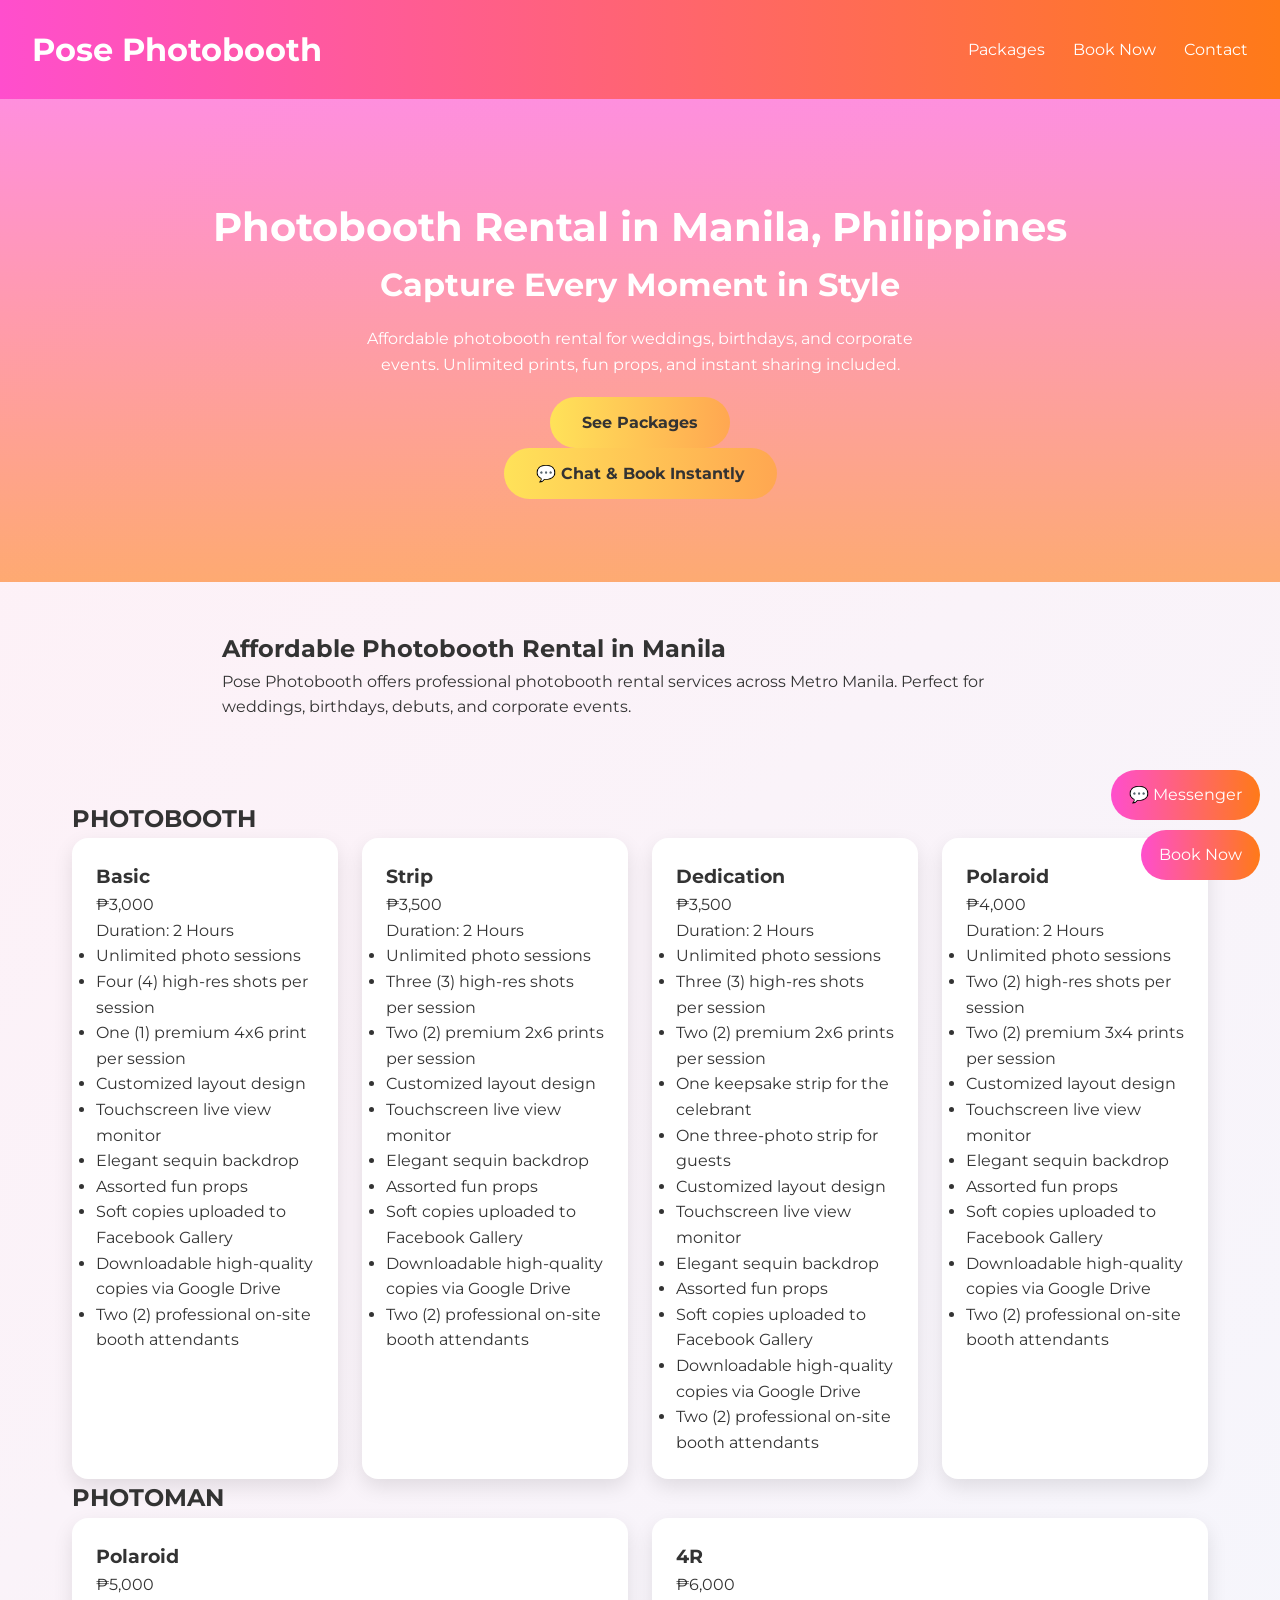
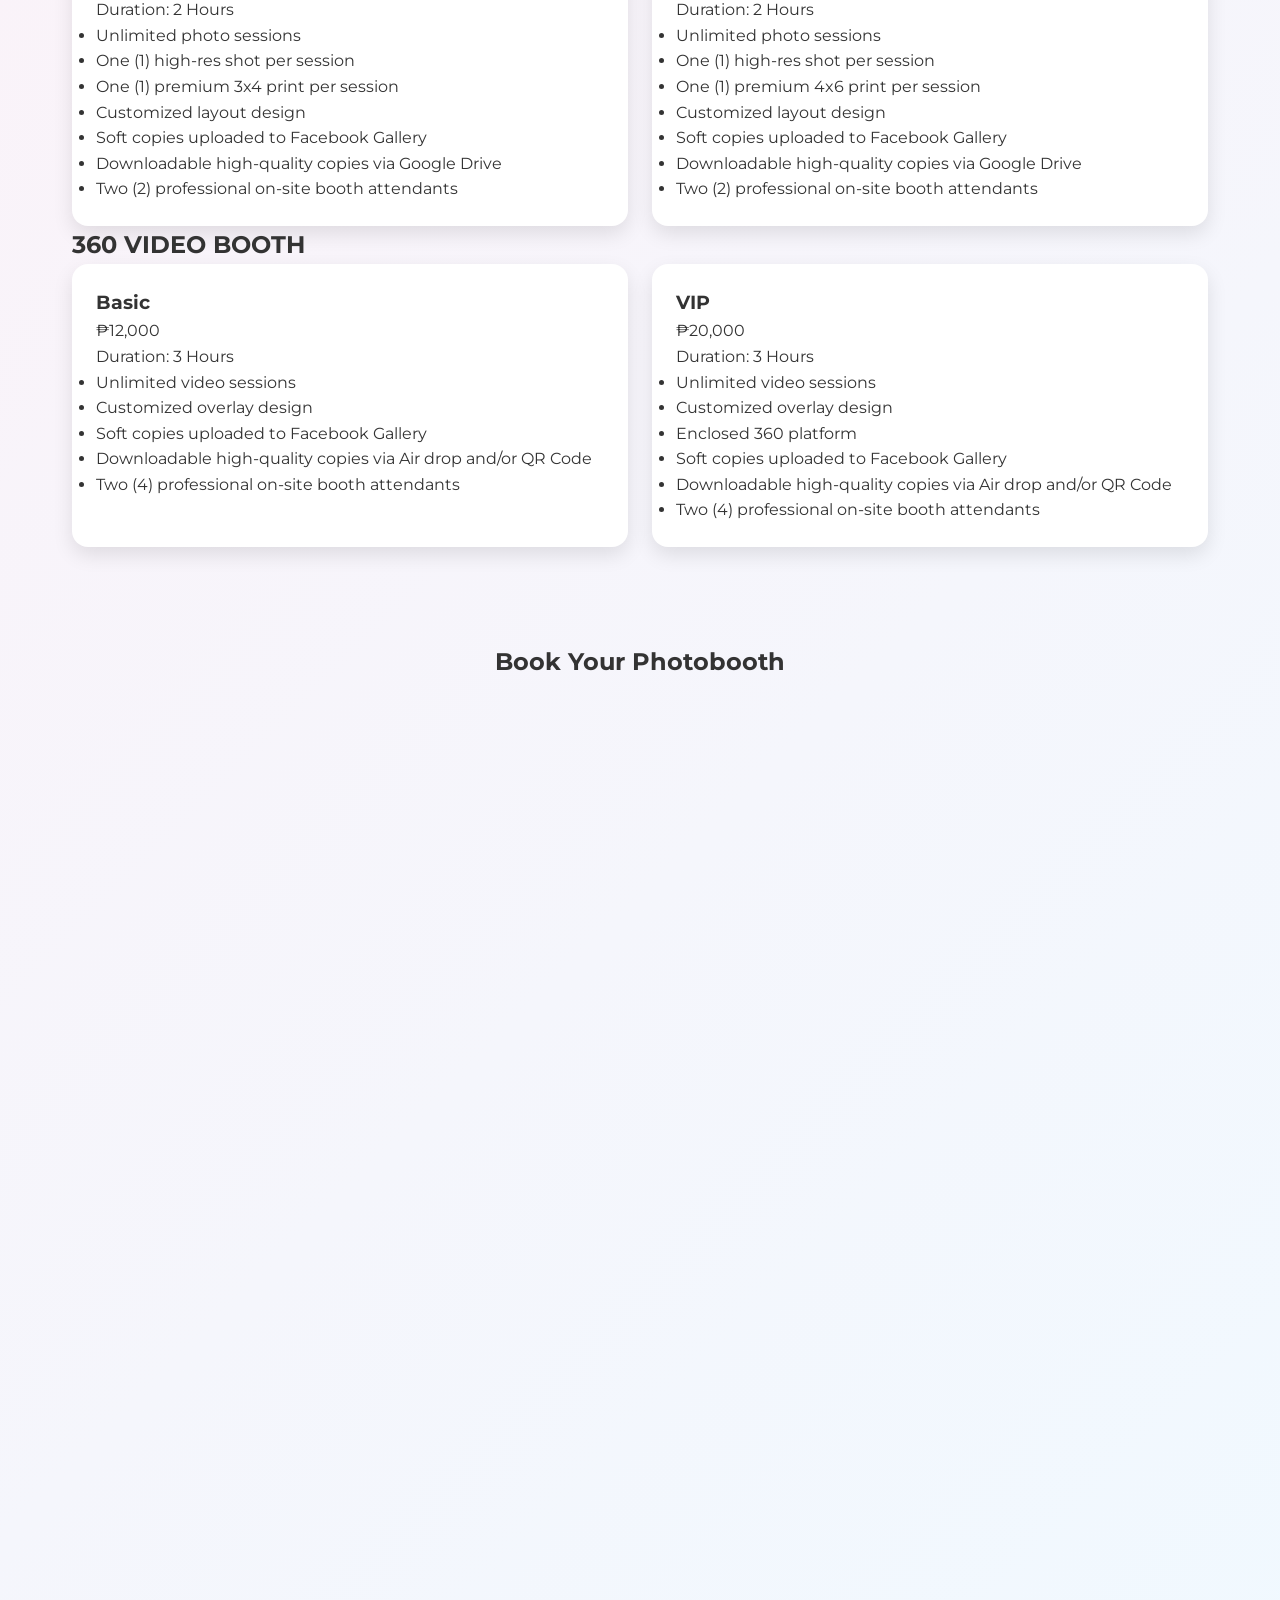
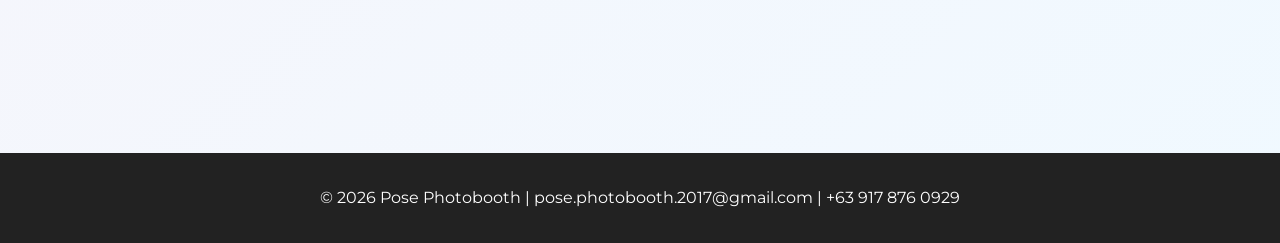
<file: indel.html>
<!doctype html>
<html lang="en">
  <head>
    <meta charset="UTF-8" />
    <meta name="viewport" content="width=device-width, initial-scale=1.0" />

    <title>Photobooth Rental in Manila Philippines | Pose Photobooth</title>

    <meta
      name="description"
      content="Affordable photobooth rental in Binangonan, Philippines for weddings, birthdays, and corporate events. Unlimited prints, custom layouts, and instant sharing. Book Pose Photobooth today!"
    />
    <meta
      name="keywords"
      content="photobooth rental Binangonan, photobooth philippines, wedding photobooth philippines, birthday photobooth, corporate photobooth"
    />
    <meta name="author" content="Pose Photobooth" />
    <meta name="robots" content="index, follow" />

    <link
      rel="canonical"
      href="https://aemagbanwa.github.io/pose.photobooth/"
    />

    <!-- Open Graph -->
    <meta
      property="og:title"
      content="Pose Photobooth - Photobooth Rental Philippines"
    />
    <meta
      property="og:description"
      content="Book a premium photobooth for weddings, birthdays, and corporate events in Manila. Unlimited prints and fun props included."
    />
    <meta
      property="og:image"
      content="https://aemagbanwa.github.io/pose.photobooth/preview.jpg"
    />
    <meta
      property="og:url"
      content="https://aemagbanwa.github.io/pose.photobooth/"
    />
    <meta property="og:type" content="website" />

    <!-- Local SEO Schema -->
    <script type="application/ld+json">
      {
        "@context": "https://schema.org",
        "@type": "LocalBusiness",
        "name": "Pose Photobooth",
        "telephone": "+639178760929",
        "email": "pose.photobooth.2017@gmail.com",
        "address": {
          "@type": "PostalAddress",
          "addressLocality": "Binangonan Rizal",
          "addressCountry": "PH"
        },
        "areaServed": "Binangonan Rizal, Metro Manila, Philippines, and nearby areas",
        "priceRange": "₱₱",
        "url": "https://aemagbanwa.github.io/pose.photobooth/"
      }
    </script>

    <!-- Fonts & Icons -->
    <link
      href="https://fonts.googleapis.com/css2?family=Montserrat:wght@400;700&display=swap"
      rel="stylesheet"
    />
    <link
      rel="stylesheet"
      href="https://cdnjs.cloudflare.com/ajax/libs/font-awesome/6.5.0/css/all.min.css"
    />

    <style>
      * {
        margin: 0;
        padding: 0;
        box-sizing: border-box;
        font-family: "Montserrat", sans-serif;
      }
      body {
        line-height: 1.6;
        background: linear-gradient(135deg, #fff0f6, #f0f9ff);
        color: #333;
      }

      header {
        background: linear-gradient(90deg, #ff4ecd, #ff7a18);
        color: #fff;
        padding: 1.5rem 2rem;
        display: flex;
        justify-content: space-between;
        align-items: center;
        position: sticky;
        top: 0;
        z-index: 100;
      }

      nav a {
        color: #fff;
        margin-left: 1.5rem;
        text-decoration: none;
      }

      .hero {
        text-align: center;
        padding: 6rem 2rem;
        background:
          linear-gradient(rgba(255, 78, 205, 0.6), rgba(255, 122, 24, 0.6)),
          url("https://images.unsplash.com/photo-1519741497674-611481863552?auto=format&fit=crop&w=1400&q=80")
            no-repeat center/cover;
      }

      .hero h1 {
        font-size: 2.5rem;
        color: #fff;
      }
      .hero h2 {
        font-size: 2rem;
        color: #fff;
        margin-bottom: 1rem;
      }
      .hero p {
        color: #fff;
        max-width: 600px;
        margin: auto;
        margin-bottom: 2rem;
      }

      .btn {
        background: linear-gradient(90deg, #ffe259, #ffa751);
        padding: 1rem 2rem;
        border-radius: 50px;
        text-decoration: none;
        font-weight: bold;
        color: #333;
      }

      .package-group {
        max-width: 1200px;
        margin: 2rem auto;
        padding: 0 2rem;
      }
      .packages {
        display: grid;
        grid-template-columns: repeat(auto-fit, minmax(250px, 1fr));
        gap: 1.5rem;
      }

      .package {
        background: #fff;
        padding: 1.5rem;
        border-radius: 16px;
        box-shadow: 0 8px 20px rgba(0, 0, 0, 0.1);
      }

      footer {
        background: #222;
        color: #fff;
        text-align: center;
        padding: 2rem;
      }

      .sticky-book,
      .messenger-chat {
        position: fixed;
        right: 20px;
        background: linear-gradient(90deg, #ff4ecd, #ff7a18);
        color: #fff;
        padding: 12px 18px;
        border-radius: 50px;
        text-decoration: none;
      }
      .sticky-book {
        bottom: 20px;
      }
      .messenger-chat {
        bottom: 80px;
      }
    </style>
  </head>

  <body>
    <header>
      <h1>Pose Photobooth</h1>
      <nav>
        <a href="#packages">Packages</a>
        <a href="#booking">Book Now</a>
        <a href="#contact">Contact</a>
      </nav>
    </header>

    <!-- HERO -->
    <section class="hero">
      <h1>Photobooth Rental in Manila, Philippines</h1>
      <h2>Capture Every Moment in Style</h2>
      <p>
        Affordable photobooth rental for weddings, birthdays, and corporate
        events. Unlimited prints, fun props, and instant sharing included.
      </p>

      <a href="#packages" class="btn">See Packages</a><br /><br />

      <a href="https://m.me/1708390602527798" class="btn">
        💬 Chat & Book Instantly
      </a>
    </section>

    <!-- SEO TEXT -->
    <section style="padding: 3rem 2rem; max-width: 900px; margin: auto">
      <h2>Affordable Photobooth Rental in Manila</h2>
      <p>
        Pose Photobooth offers professional photobooth rental services across
        Metro Manila. Perfect for weddings, birthdays, debuts, and corporate
        events.
      </p>
    </section>

    <!-- PACKAGES (unchanged content kept) -->
    <!-- PACKAGES -->
    <section id="packages" class="package-group">
      <h2>PHOTOBOOTH</h2>
      <div class="packages">
        <!-- Basic -->
        <div class="package">
          <h3>Basic</h3>
          <p class="price">₱3,000</p>
          <p>Duration: 2 Hours</p>
          <ul>
            <li>Unlimited photo sessions</li>
            <li>Four (4) high-res shots per session</li>
            <li>One (1) premium 4x6 print per session</li>
            <li>Customized layout design</li>
            <li>Touchscreen live view monitor</li>
            <li>Elegant sequin backdrop</li>
            <li>Assorted fun props</li>
            <li>Soft copies uploaded to Facebook Gallery</li>
            <li>Downloadable high-quality copies via Google Drive</li>
            <li>Two (2) professional on-site booth attendants</li>
          </ul>
        </div>
        <!-- Strip -->
        <div class="package">
          <h3>Strip</h3>
          <p class="price">₱3,500</p>
          <p>Duration: 2 Hours</p>
          <ul>
            <li>Unlimited photo sessions</li>
            <li>Three (3) high-res shots per session</li>
            <li>Two (2) premium 2x6 prints per session</li>
            <li>Customized layout design</li>
            <li>Touchscreen live view monitor</li>
            <li>Elegant sequin backdrop</li>
            <li>Assorted fun props</li>
            <li>Soft copies uploaded to Facebook Gallery</li>
            <li>Downloadable high-quality copies via Google Drive</li>
            <li>Two (2) professional on-site booth attendants</li>
          </ul>
        </div>
        <!-- Dedication -->
        <div class="package">
          <h3>Dedication</h3>
          <p class="price">₱3,500</p>
          <p>Duration: 2 Hours</p>
          <ul>
            <li>Unlimited photo sessions</li>
            <li>Three (3) high-res shots per session</li>
            <li>Two (2) premium 2x6 prints per session</li>
            <li>One keepsake strip for the celebrant</li>
            <li>One three-photo strip for guests</li>
            <li>Customized layout design</li>
            <li>Touchscreen live view monitor</li>
            <li>Elegant sequin backdrop</li>
            <li>Assorted fun props</li>
            <li>Soft copies uploaded to Facebook Gallery</li>
            <li>Downloadable high-quality copies via Google Drive</li>
            <li>Two (2) professional on-site booth attendants</li>
          </ul>
        </div>
        <!-- Polaroid -->
        <div class="package">
          <h3>Polaroid</h3>
          <p class="price">₱4,000</p>
          <p>Duration: 2 Hours</p>
          <ul>
            <li>Unlimited photo sessions</li>
            <li>Two (2) high-res shots per session</li>
            <li>Two (2) premium 3x4 prints per session</li>
            <li>Customized layout design</li>
            <li>Touchscreen live view monitor</li>
            <li>Elegant sequin backdrop</li>
            <li>Assorted fun props</li>
            <li>Soft copies uploaded to Facebook Gallery</li>
            <li>Downloadable high-quality copies via Google Drive</li>
            <li>Two (2) professional on-site booth attendants</li>
          </ul>
        </div>
      </div>

      <h2>PHOTOMAN</h2>
      <div class="packages">
        <!-- Polaroid -->
        <div class="package">
          <h3>Polaroid</h3>
          <p class="price">₱5,000</p>
          <p>Duration: 2 Hours</p>
          <ul>
            <li>Unlimited photo sessions</li>
            <li>One (1) high-res shot per session</li>
            <li>One (1) premium 3x4 print per session</li>
            <li>Customized layout design</li>
            <li>Soft copies uploaded to Facebook Gallery</li>
            <li>Downloadable high-quality copies via Google Drive</li>
            <li>Two (2) professional on-site booth attendants</li>
          </ul>
        </div>
        <!-- 4R -->
        <div class="package">
          <h3>4R</h3>
          <p class="price">₱6,000</p>
          <p>Duration: 2 Hours</p>
          <ul>
            <li>Unlimited photo sessions</li>
            <li>One (1) high-res shot per session</li>
            <li>One (1) premium 4x6 print per session</li>
            <li>Customized layout design</li>
            <li>Soft copies uploaded to Facebook Gallery</li>
            <li>Downloadable high-quality copies via Google Drive</li>
            <li>Two (2) professional on-site booth attendants</li>
          </ul>
        </div>
      </div>

      <h2>360 VIDEO BOOTH</h2>
      <div class="packages">
        <!-- Basic -->
        <div class="package">
          <h3>Basic</h3>
          <p class="price">₱12,000</p>
          <p>Duration: 3 Hours</p>
          <ul>
            <li>Unlimited video sessions</li>
            <li>Customized overlay design</li>
            <li>Soft copies uploaded to Facebook Gallery</li>
            <li>
              Downloadable high-quality copies via Air drop and/or QR Code
            </li>
            <li>Two (4) professional on-site booth attendants</li>
          </ul>
        </div>
        <!-- VIP -->
        <div class="package">
          <h3>VIP</h3>
          <p class="price">₱20,000</p>
          <p>Duration: 3 Hours</p>
          <ul>
            <li>Unlimited video sessions</li>
            <li>Customized overlay design</li>
            <li>Enclosed 360 platform</li>
            <li>Soft copies uploaded to Facebook Gallery</li>
            <li>
              Downloadable high-quality copies via Air drop and/or QR Code
            </li>
            <li>Two (4) professional on-site booth attendants</li>
          </ul>
        </div>
      </div>
    </section>

    <!-- BOOKING -->
    <section id="booking" style="padding: 4rem 2rem; text-align: center">
      <h2>Book Your Photobooth</h2>

      <iframe
        src="https://docs.google.com/forms/d/e/1FAIpQLSfX6GWL-YnQIHVN4T17VyJQ8sYj8QDcOvieD5F9w1Khzv5gTg/viewform?embedded=true"
        style="width: 100%; height: 1000px; border: none"
      >
      </iframe>
    </section>

    <footer id="contact">
      <p>
        © 2026 Pose Photobooth | pose.photobooth.2017@gmail.com | +63 917 876
        0929
      </p>
    </footer>

    <a href="#booking" class="sticky-book">Book Now</a>
    <a
      href="https://m.me/1708390602527798"
      target="_blank"
      class="messenger-chat"
      >💬 Messenger</a
    >
  </body>
</html>
</file>
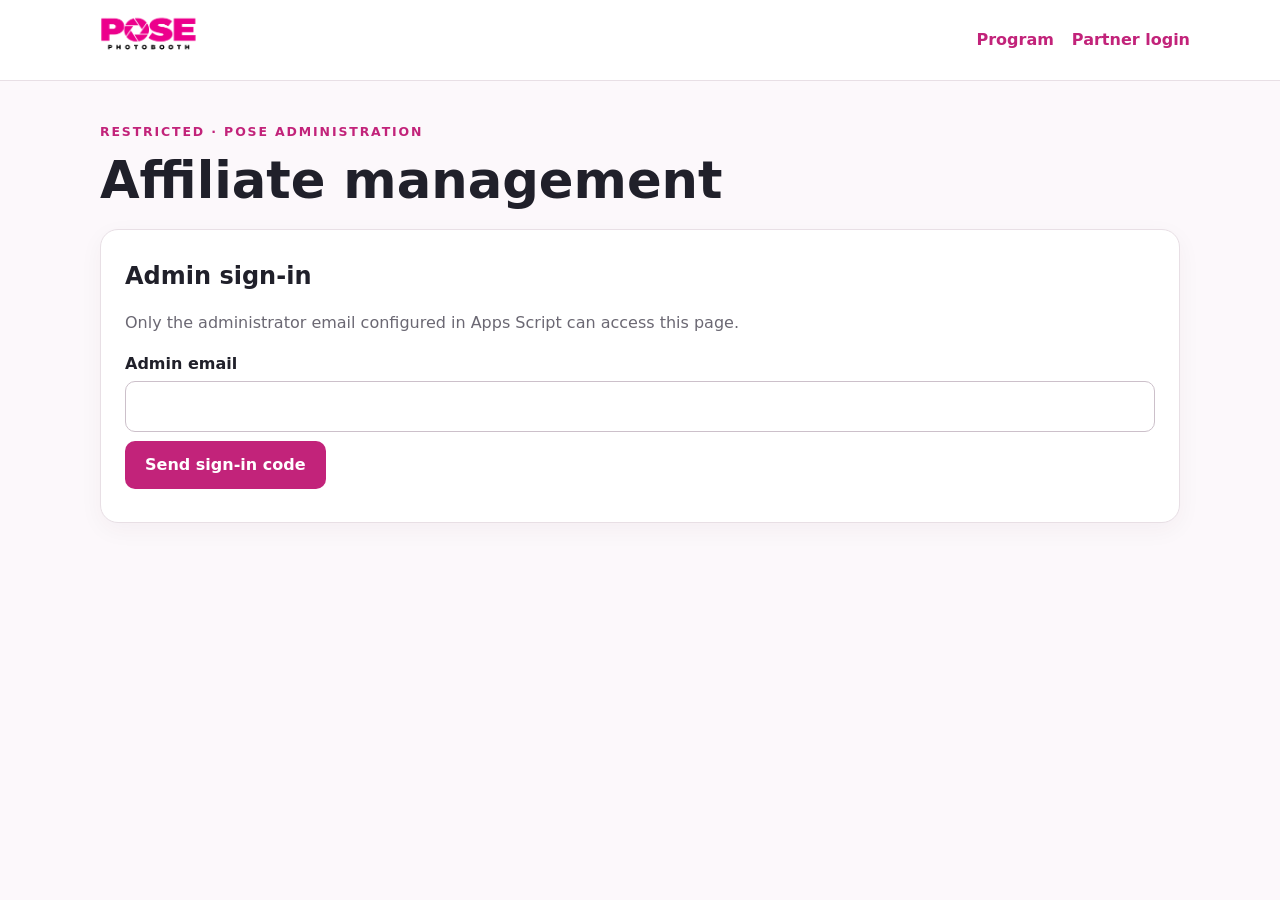
<file: partners/admin.html>
<!doctype html><html lang="en"><head><meta charset="utf-8"><meta name="viewport" content="width=device-width,initial-scale=1"><title>Admin | POSE Partners</title><link rel="stylesheet" href="/assets/css/partners.css"></head><body><header class="partner-nav"><a href="/"><img src="/assets/images/POSE_Light_Transparent.png" alt="POSE"></a><div class="links"><a href="/partners/">Program</a><a href="/partners/dashboard.html">Partner login</a><a id="logout" href="#" hidden>Sign out</a></div></header><main class="partner-shell"><span class="eyebrow">Restricted · POSE administration</span><h1>Affiliate management</h1><div id="message" role="status" aria-live="polite"></div><section id="loginCard" class="card"><h2>Admin sign-in</h2><p>Only the administrator email configured in Apps Script can access this page.</p><form id="requestCode"><label for="email">Admin email</label><input id="email" name="email" type="email" required><button>Send sign-in code</button></form><form id="verifyCode" hidden><label for="code">Email code</label><input id="code" name="code" inputmode="numeric" pattern="[0-9]{6}" required><button>Sign in</button></form></section><section id="adminPanel" hidden><div class="card"><h2>Partner announcement</h2><p class="muted">Send an in-dashboard announcement to every approved partner. No email is sent.</p><form id="announcementForm"><label for="announcementTitle">Title</label><input id="announcementTitle" name="title" maxlength="120" required><label for="announcementMessage">Message</label><textarea id="announcementMessage" name="message" maxlength="400" rows="3" required></textarea><button type="submit">Publish announcement</button></form></div><div class="card"><h2>Affiliate applications</h2><p class="muted">Review each account before approving commission eligibility.</p><div class="tablewrap"><table><thead><tr><th>ID</th><th>Name</th><th>Email</th><th>Type</th><th>Status</th><th>Action</th></tr></thead><tbody id="affiliateRows"></tbody></table></div></div><div class="card"><h2>Affiliate inquiries</h2><p class="muted">These are synchronized from the public inquiry form. Review each inquiry in your primary POSE inquiry spreadsheet before confirming any reservation or commission. Use <b>Prepare booking</b> to prefill the booking form below; this alone does not create a commission.</p><div class="tablewrap"><table><thead><tr><th>Reference</th><th>Affiliate code</th><th>Service</th><th>Event date</th><th>Status</th><th>Action</th></tr></thead><tbody id="adminInquiryRows"><tr><td colspan="6">No synchronized inquiries.</td></tr></tbody></table></div></div><div class="card"><h2>Record / reconcile a referral booking</h2><p class="muted">Use the inquiry Submission ID, referral code and actual service. For multiple distinct services at the same event, submit the same inquiry ID once for each service. An individual service cannot be added twice. This requires manual confirmation against your inquiry spreadsheet and event payment records. Never approve a booking based solely on an affiliate's claim.</p><form id="bookingForm"><div class="fields"><div><label>Inquiry submission ID *</label><input name="bookingId" required maxlength="120"></div><div><label>Affiliate code *</label><input name="affiliateCode" required maxlength="30"></div><div><label>Commissionable service *</label><select name="packageKey" required><option value="">Choose service</option><option value="classic">Classic Photobooth — ₱150</option><option value="signature">Signature Photobooth — ₱250</option><option value="photoman">Photoman — ₱250</option><option value="studio">On-site Photo Studio — ₱400</option><option value="ai">AI Photobooth — ₱500</option><option value="tradingcard">Trading Card Photobooth — ₱500</option><option value="booth360">360 Video Booth — ₱600</option></select></div><div><label>Event date *</label><input type="date" name="eventDate" required></div><div><label>Initial booking status</label><select name="status"><option value="Pending">Pending</option><option value="Completed">Completed and fully paid</option><option value="Cancelled">Cancelled</option></select></div></div><button>Record booking</button></form></div><div class="card"><h2>Booking commissions</h2><p class="muted">A booking counts for a tier only when marked completed and fully paid. Changes recalculate its monthly performance bonus.</p><div class="tablewrap"><table><thead><tr><th>Booking ref</th><th>Affiliate</th><th>Service</th><th>Event date</th><th>Status</th><th>Update</th></tr></thead><tbody id="bookingRows"></tbody></table></div></div><div class="card"><h2>Affiliate payout requests</h2><p class="muted">Open the saved QR, verify the recipient in your wallet app, transfer the exact amount, then enter the real payment reference. Never confirm before transferring.</p><div class="tablewrap"><table><thead><tr><th>Payout ID</th><th>Affiliate</th><th>Amount</th><th>Wallet</th><th>Status</th><th>Action</th></tr></thead><tbody id="requestRows"></tbody></table></div></div><dialog id="payDialog" class="pay-dialog"><form method="dialog"><button class="secondary" value="cancel" type="submit" style="float:right">Close</button></form><h2>Complete QR payout</h2><p id="payDetails"></p><img id="payQr" class="qr-preview large" alt="Affiliate payment QR"><p class="muted">Scan this with GCash/Maya, confirm recipient details, then transfer the amount shown.</p><form id="confirmPaymentForm"><input type="hidden" name="payoutId" id="payPayoutId"><label for="payReference">Actual transaction reference *</label><input id="payReference" name="reference" required minlength="6" maxlength="100" autocomplete="off"><label for="payReceipt">GCash / Maya transaction screenshot *</label><input type="file" id="payReceipt" accept="image/png,image/jpeg" required><img id="receiptPreview" class="qr-preview" alt="Transaction receipt preview" hidden><p class="muted">Upload the payment confirmation screenshot before marking this payout paid.</p><button type="submit">Confirm actual transfer</button></form></dialog><dialog id="receiptDialog" class="pay-dialog"><form method="dialog"><button class="secondary" type="submit">Close</button></form><h2>Payment receipt</h2><img id="savedReceipt" class="qr-preview large" alt="Saved payout transaction receipt"></dialog><div class="card"><h2>Commission payout register</h2><p class="muted">Mark individual completed booking commissions as paid only after bank/GCash transfer. Amount is locked at approval; unpaid completed rows can change when monthly tiers change.</p><div class="tablewrap"><table><thead><tr><th>Ref</th><th>Affiliate</th><th>Month</th><th>Commission</th><th>Payout</th><th>Action</th></tr></thead><tbody id="payoutRows"></tbody></table></div></div></section></main><script src="/assets/js/partners-config.js"></script><script src="/assets/js/partners.js"></script></body></html>
</file>
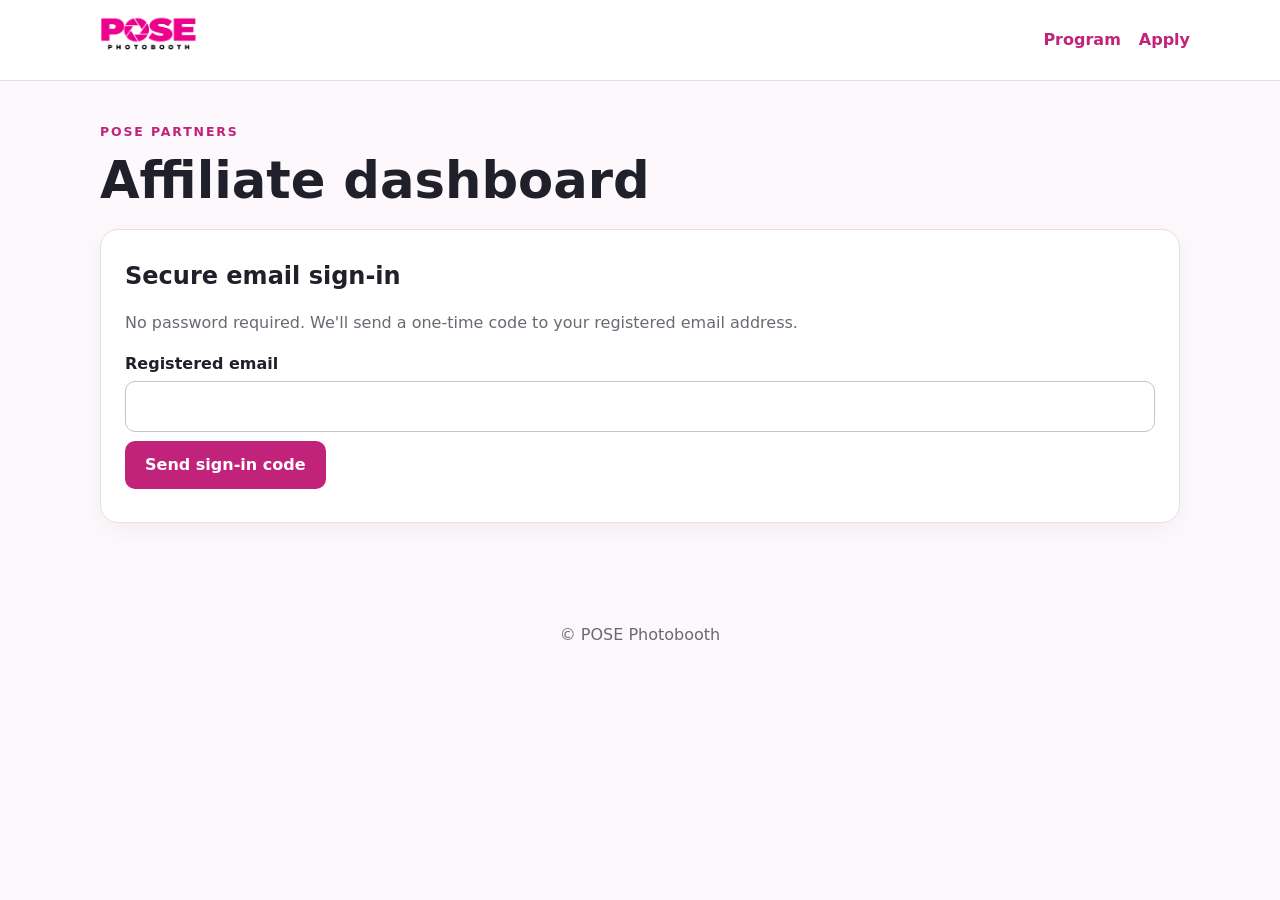
<file: partners/dashboard.html>
<!doctype html><html lang="en"><head><meta charset="utf-8"><meta name="viewport" content="width=device-width,initial-scale=1"><title>Dashboard | POSE Partners</title><link rel="stylesheet" href="/assets/css/partners.css"></head><body><header class="partner-nav"><a href="/"><img src="/assets/images/POSE_Light_Transparent.png" alt="POSE"></a><div class="links"><a href="/partners/">Program</a><a href="/partners/register.html">Apply</a><a id="logout" href="#" hidden>Sign out</a></div></header><main class="partner-shell"><span class="eyebrow">POSE Partners</span><h1>Affiliate dashboard</h1><div id="setupWarning" class="notice hidden">The affiliate service has not yet been configured. Deploy the included Apps Script backend and update <code>assets/js/partners-config.js</code>.</div><div id="message" role="status" aria-live="polite"></div><section id="loginCard" class="card"><h2>Secure email sign-in</h2><p>No password required. We'll send a one-time code to your registered email address.</p><form id="requestCode"><label for="email">Registered email</label><input type="email" id="email" name="email" required autocomplete="email"><button type="submit">Send sign-in code</button></form><form id="verifyCode" hidden><label for="code">6-digit sign-in code</label><input id="code" name="code" inputmode="numeric" pattern="[0-9]{6}" maxlength="6" required autocomplete="one-time-code"><button type="submit">Sign in</button></form></section><section id="dashboard" hidden><div id="accountStatus" class="notice"></div><div class="grid"><div class="card"><small>Partner tier · this month</small><strong class="metric" id="tier">—</strong></div><div class="card"><small>Completed bookings · this month</small><strong class="metric" id="completed">0</strong></div><div class="card"><small>Estimated earned this month</small><strong class="metric" id="earned">₱0</strong></div><div class="card"><small>Paid to date</small><strong class="metric" id="paid">₱0</strong></div></div><div class="card"><h2>Your referral link</h2><p>Share this link with clients. They can also enter your code when requesting a quotation.</p><div class="actionrow"><input id="refLink" readonly aria-label="Your referral link"><button id="copyLink" type="button">Copy link</button></div><p>Referral code: <strong id="refCode">—</strong></p></div><div class="card"><h2>Payment wallet &amp; payout requests</h2><p id="paymentSummary" class="muted"></p><p><strong>Available for withdrawal: <span id="availablePayout">₱0</span></strong> · Minimum ₱500. Only completed past event months are eligible.</p><button id="requestPayout" type="button">Request withdrawal</button><details><summary>Update payment QR and wallet</summary><form id="paymentForm"><div class="fields"><div><label>Wallet</label><select name="paymentMethod" required><option>GCash</option><option>Maya</option></select></div><div><label>Wallet account name</label><input name="paymentName" required maxlength="120"></div><div><label>Wallet number</label><input name="paymentNumber" required></div><div><label>New QR image</label><input id="updateQrFile" type="file" accept="image/png,image/jpeg" required></div></div><img class="qr-preview" id="updateQrPreview" alt="New payment QR preview" hidden><button>Save wallet details</button></form></details><h3>Payout history</h3><div class="tablewrap"><table><thead><tr><th>ID</th><th>Amount</th><th>Status</th><th>Reference</th><th>Payment date</th><th>Receipt</th></tr></thead><tbody id="myPayoutRows"></tbody></table></div></div><div class="card" id="notificationsCard"><div class="notification-heading"><div><h2>Notification center <span class="notification-count" id="notificationCount" hidden>0</span></h2><p class="muted">Your recent booking, referral, commission and payout updates. Notifications are private to your account.</p></div><button type="button" id="refreshNotifications">Refresh</button></div><div id="notificationRows" class="notification-list" aria-live="polite"><p class="muted">No notifications yet.</p></div></div><div class="card"><h2>Referred inquiries</h2><p class="muted">New customer inquiries linked to your referral code appear here automatically after successful synchronization. Contact details stay private. A new inquiry does not yet earn a commission.</p><div class="tablewrap"><table><thead><tr><th>Received</th><th>Reference</th><th>Service</th><th>Event date</th><th>Inquiry status</th></tr></thead><tbody id="inquiryRows"><tr><td colspan="5">No referred inquiries.</td></tr></tbody></table></div></div><div class="card"><h2>Referrals &amp; commission history</h2><div class="tablewrap"><table><thead><tr><th>Recorded</th><th>Booking reference</th><th>Service</th><th>Status</th><th>Base</th><th>Bonus</th><th>Total</th></tr></thead><tbody id="referrals"><tr><td colspan="7">No eligible referrals recorded.</td></tr></tbody></table></div><p class="muted">Commissions require POSE verification of the booking and payment. This page does not expose customer contact details.</p></div></section></main><footer class="footer">© POSE Photobooth</footer><script src="/assets/js/partners-config.js"></script><script src="/assets/js/partners.js"></script></body></html>
</file>
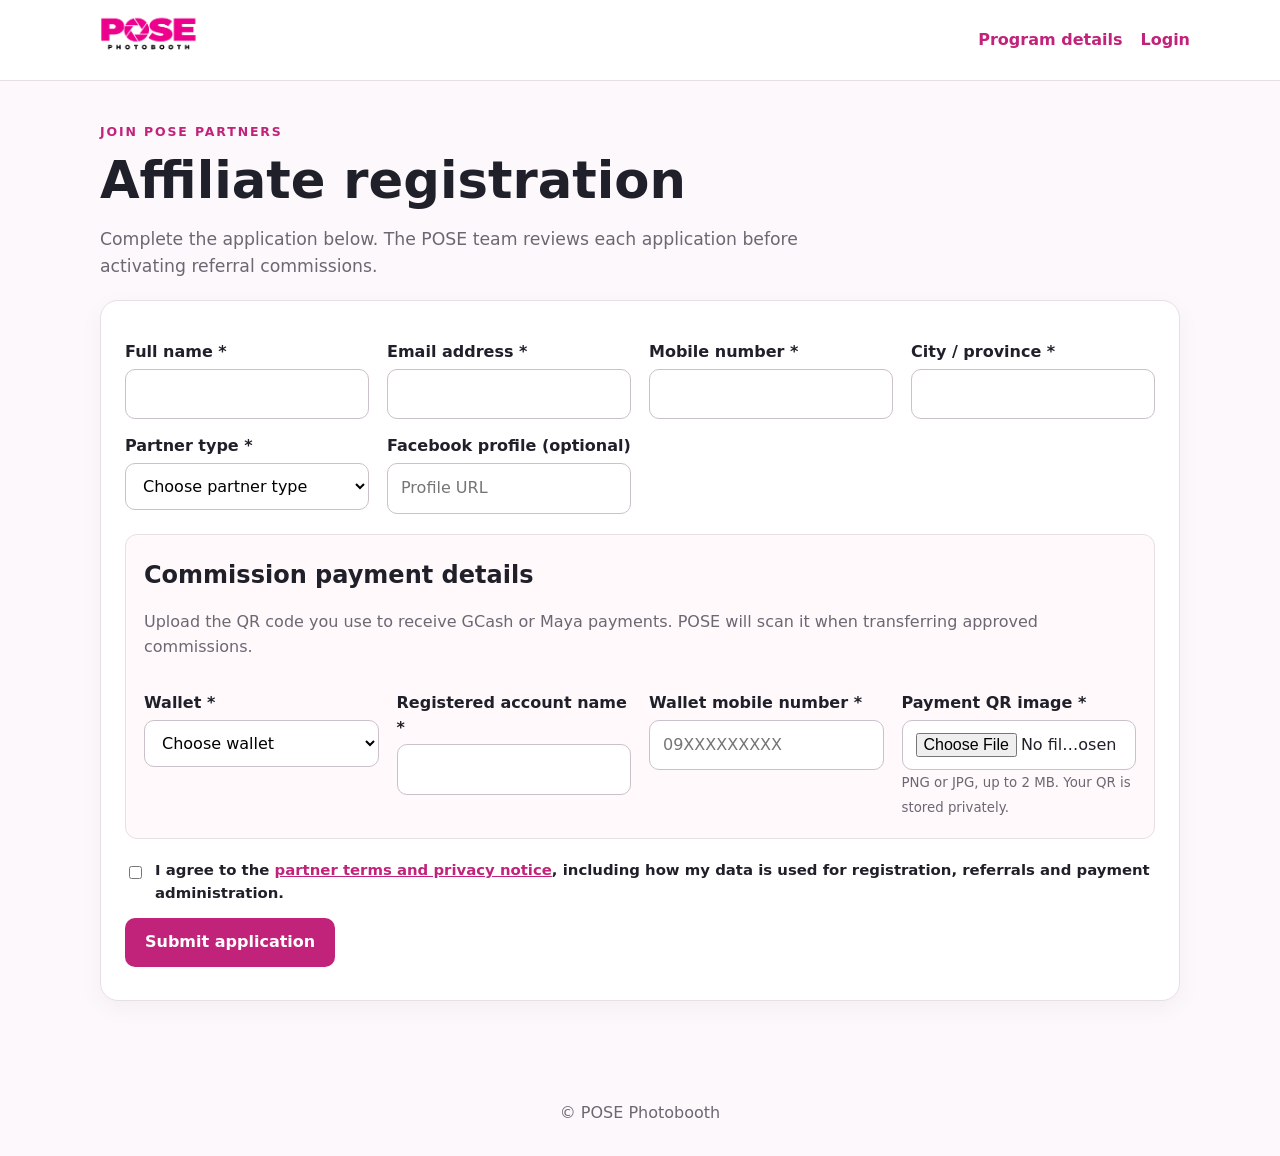
<file: partners/register.html>
<!doctype html><html lang="en"><head><meta charset="utf-8"><meta name="viewport" content="width=device-width,initial-scale=1"><title>Apply | POSE Partners</title><link rel="stylesheet" href="/assets/css/partners.css"></head><body><header class="partner-nav"><a href="/"><img src="/assets/images/POSE_Light_Transparent.png" alt="POSE"></a><div class="links"><a href="/partners/">Program details</a><a href="/partners/dashboard.html">Login</a></div></header><main class="partner-shell"><span class="eyebrow">Join POSE Partners</span><h1>Affiliate registration</h1><p class="lead">Complete the application below. The POSE team reviews each application before activating referral commissions.</p><div class="card"><form id="registerForm"><div class="fields"><div><label for="name">Full name *</label><input id="name" name="name" required maxlength="120" autocomplete="name"></div><div><label for="email">Email address *</label><input id="email" name="email" type="email" required maxlength="180" autocomplete="email"></div><div><label for="phone">Mobile number *</label><input id="phone" name="phone" required maxlength="40" autocomplete="tel"></div><div><label for="city">City / province *</label><input id="city" name="city" required maxlength="100"></div><div><label for="type">Partner type *</label><select id="type" name="type" required><option value="">Choose partner type</option><option>Individual Referrer</option><option>Event Coordinator / Planner</option><option>Photographer / Videographer</option><option>Event Supplier</option><option>Content Creator</option><option>Venue / Events Place</option><option>Other</option></select></div><div><label for="facebook">Facebook profile (optional)</label><input id="facebook" name="facebook" maxlength="200" placeholder="Profile URL"></div></div><div class="payment-box"><h2>Commission payment details</h2><p class="muted">Upload the QR code you use to receive GCash or Maya payments. POSE will scan it when transferring approved commissions.</p><div class="fields"><div><label for="paymentMethod">Wallet *</label><select id="paymentMethod" name="paymentMethod" required><option value="">Choose wallet</option><option>GCash</option><option>Maya</option></select></div><div><label for="paymentName">Registered account name *</label><input id="paymentName" name="paymentName" required maxlength="120"></div><div><label for="paymentNumber">Wallet mobile number *</label><input id="paymentNumber" name="paymentNumber" required inputmode="tel" placeholder="09XXXXXXXXX"></div><div><label for="qrFile">Payment QR image *</label><input id="qrFile" type="file" accept="image/png,image/jpeg" required><small class="muted">PNG or JPG, up to 2 MB. Your QR is stored privately.</small></div></div><img id="qrPreview" class="qr-preview" alt="QR preview" hidden></div><label class="checkline"><input name="consent" type="checkbox" required value="yes"><span>I agree to the <a href="/partners/terms.html" target="_blank">partner terms and privacy notice</a>, including how my data is used for registration, referrals and payment administration.</span></label><label class="hidden">Leave blank<input name="website" tabindex="-1" autocomplete="off"></label><button type="submit">Submit application</button><div id="message" role="status" aria-live="polite"></div></form></div></main><footer class="footer">© POSE Photobooth</footer><script src="/assets/js/partners-config.js"></script><script src="/assets/js/partners.js"></script></body></html>
</file>
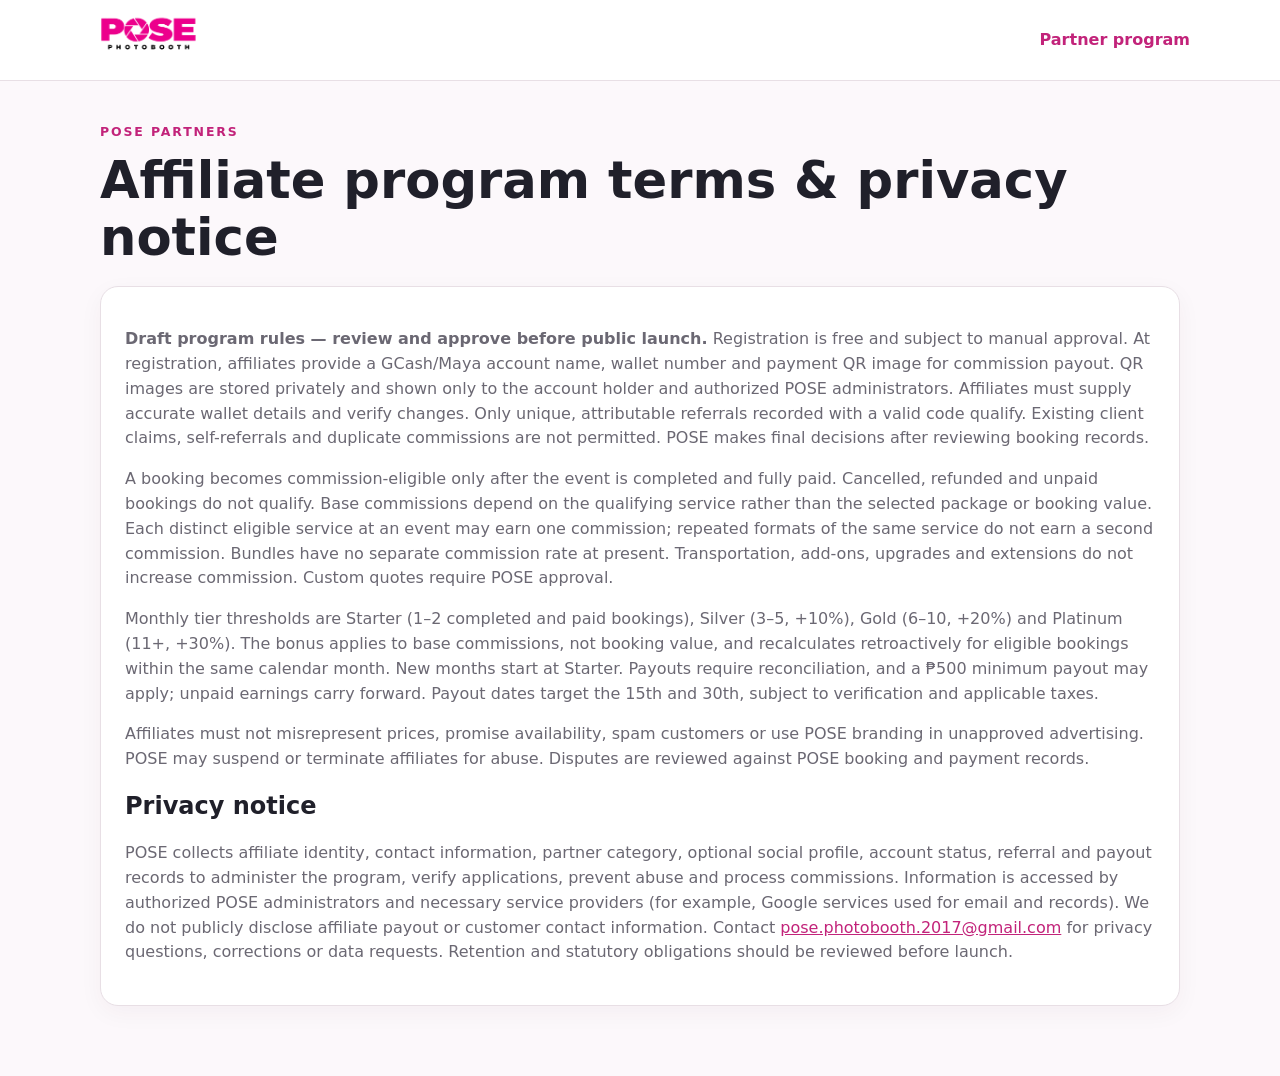
<file: partners/terms.html>
<!doctype html><html lang="en"><head><meta charset="utf-8"><meta name="viewport" content="width=device-width,initial-scale=1"><title>Partner Terms | POSE Photobooth</title><link rel="stylesheet" href="/assets/css/partners.css"></head><body><header class="partner-nav"><a href="/"><img src="/assets/images/POSE_Light_Transparent.png" alt="POSE"></a><a href="/partners/">Partner program</a></header><main class="partner-shell"><span class="eyebrow">POSE Partners</span><h1>Affiliate program terms & privacy notice</h1><div class="card"><p><strong>Draft program rules — review and approve before public launch.</strong> Registration is free and subject to manual approval. At registration, affiliates provide a GCash/Maya account name, wallet number and payment QR image for commission payout. QR images are stored privately and shown only to the account holder and authorized POSE administrators. Affiliates must supply accurate wallet details and verify changes. Only unique, attributable referrals recorded with a valid code qualify. Existing client claims, self-referrals and duplicate commissions are not permitted. POSE makes final decisions after reviewing booking records.</p><p>A booking becomes commission-eligible only after the event is completed and fully paid. Cancelled, refunded and unpaid bookings do not qualify. Base commissions depend on the qualifying service rather than the selected package or booking value. Each distinct eligible service at an event may earn one commission; repeated formats of the same service do not earn a second commission. Bundles have no separate commission rate at present. Transportation, add-ons, upgrades and extensions do not increase commission. Custom quotes require POSE approval.</p><p>Monthly tier thresholds are Starter (1–2 completed and paid bookings), Silver (3–5, +10%), Gold (6–10, +20%) and Platinum (11+, +30%). The bonus applies to base commissions, not booking value, and recalculates retroactively for eligible bookings within the same calendar month. New months start at Starter. Payouts require reconciliation, and a ₱500 minimum payout may apply; unpaid earnings carry forward. Payout dates target the 15th and 30th, subject to verification and applicable taxes.</p><p>Affiliates must not misrepresent prices, promise availability, spam customers or use POSE branding in unapproved advertising. POSE may suspend or terminate affiliates for abuse. Disputes are reviewed against POSE booking and payment records.</p><h2>Privacy notice</h2><p>POSE collects affiliate identity, contact information, partner category, optional social profile, account status, referral and payout records to administer the program, verify applications, prevent abuse and process commissions. Information is accessed by authorized POSE administrators and necessary service providers (for example, Google services used for email and records). We do not publicly disclose affiliate payout or customer contact information. Contact <a href="mailto:pose.photobooth.2017@gmail.com">pose.photobooth.2017@gmail.com</a> for privacy questions, corrections or data requests. Retention and statutory obligations should be reviewed before launch.</p></div></main></body></html>
</file>
<file: assets/css/styles.css>
:root {
  --pink: #ff0068;
  --black: #070707;
  --ink: #111;
  --muted: #6e6e73;
  --line: #e5e5e7;
  --soft: #f5f5f7;
  --radius: 30px;
  --max: 1180px;
}
* {
  box-sizing: border-box;
}
html {
  scroll-behavior: smooth;
}
body {
  margin: 0;
  font-family:
    -apple-system, BlinkMacSystemFont, "Segoe UI", Inter, Arial, sans-serif;
  color: var(--ink);
  background: #fff;
  -webkit-font-smoothing: antialiased;
}
img {
  display: block;
  max-width: 100%;
}
a {
  color: inherit;
  text-decoration: none;
}
:focus-visible {
  outline: 3px solid var(--pink);
  outline-offset: 3px;
}
button:focus-visible,
input:focus-visible,
select:focus-visible {
  outline: 3px solid var(--pink);
  outline-offset: 2px;
}
.wrap {
  width: min(calc(100% - 40px), var(--max));
  margin: auto;
}
.site-header {
  position: sticky;
  top: 0;
  z-index: 50;
  background: rgba(255, 255, 255, 0.88);
  backdrop-filter: saturate(180%) blur(18px);
  border-bottom: 1px solid rgba(0, 0, 0, 0.06);
}
.nav {
  height: 68px;
  display: flex;
  align-items: center;
  justify-content: space-between;
}
.brand img {
  width: 118px;
  height: 48px;
  object-fit: contain;
}
.nav nav {
  display: flex;
  align-items: center;
  gap: 26px;
  font-size: 14px;
}
.nav nav > a:not(.pill) {
  transition: color 0.2s ease;
}
.nav nav > a:not(.pill):hover {
  color: #ff0068;
}
.menu {
  display: none;
  background: none;
  border: 0;
  font: inherit;
}
.pill {
  display: inline-flex;
  align-items: center;
  justify-content: center;
  padding: 14px 22px;
  border-radius: 999px;
  background: var(--black);
  color: #fff;
  font-weight: 600;
  border: 0;
  cursor: pointer;
}
.pill.small {
  padding: 10px 16px;
}
.pill.pink {
  background: var(--pink);
}
.pill.block {
  display: flex;
  width: 100%;
  margin-top: 22px;
}
.eyebrow {
  font-size: 12px;
  letter-spacing: 0.13em;
  font-weight: 700;
  margin: 0 0 18px;
  color: #666;
}
.hero {
  padding: 96px 0 0;
  text-align: left;
  overflow: hidden;
  background: #080808;
}
.hero-copy {
  max-width: 1180px;
  padding: 0 20px;
}
.hero h1,
.section h2 {
  font-size: clamp(48px, 7.4vw, 94px);
  line-height: 0.94;
  letter-spacing: -0.06em;
  margin: 0;
  font-weight: 700;
}
.hero h1 span {
  color: var(--pink);
}
.lead {
  max-width: 650px;
  margin: 28px 0 0;
  color: rgba(255, 255, 255, 0.7);
  font-size: clamp(18px, 2vw, 24px);
  line-height: 1.45;
}
.actions {
  margin: 30px 0 54px;
  display: flex;
  gap: 22px;
  align-items: center;
}
.hero .pill {
  background: var(--pink);
  box-shadow: 0 12px 30px rgba(255, 0, 104, 0.26);
}
.hero .text-link {
  color: #fff;
}
.text-link {
  font-weight: 600;
}
.hero-media {
  width: min(calc(100% - 32px), 1360px);
  height: min(66vw, 710px);
  min-height: 480px;
  margin: auto;
  border: 1px solid rgba(255, 0, 104, 0.55);
  border-radius: 18px;
  box-shadow: 0 24px 70px rgba(0, 0, 0, 0.38);
  overflow: hidden;
}
.hero-video-wrap {
  background: #f5f5f7;
  display: flex;
  align-items: center;
  justify-content: center;
}
.hero-video {
  width: 100%;
  height: 100%;
  object-fit: contain;
  display: block;
  background: #fff;
}
.hero-meta {
  display: flex;
  justify-content: flex-start;
  gap: 28px;
  padding: 20px 0 0;
  color: rgba(255, 255, 255, 0.58);
  font-size: 13px;
}
.section {
  padding: 130px 0;
}
.center {
  text-align: center;
}
.narrow {
  max-width: 900px;
}
.section-copy {
  color: var(--muted);
  font-size: 20px;
  line-height: 1.55;
  margin: 28px auto 0;
  max-width: 720px;
}
.intro h2,
.packages h2,
.events h2 {
  font-size: clamp(44px, 6vw, 78px);
}
.packages {
  background-color: #fbfbfc;
  background-image:
    linear-gradient(rgba(17, 17, 17, 0.025) 1px, transparent 1px),
    linear-gradient(90deg, rgba(17, 17, 17, 0.025) 1px, transparent 1px);
  background-size: 34px 34px;
}
.feature-grid {
  display: grid;
  gap: 22px;
  margin-top: 70px;
}
.feature {
  min-height: 650px;
  border-radius: var(--radius);
  overflow: hidden;
  position: relative;
  display: grid;
  grid-template-columns: 1fr 1.15fr;
  align-items: center;
  background: var(--soft);
}
.feature-text {
  padding: 64px;
  position: relative;
  z-index: 2;
}
.feature-text h3 {
  font-size: clamp(42px, 5vw, 68px);
  line-height: 1;
  letter-spacing: -0.05em;
  margin: 0 0 22px;
}
.feature-text p:not(.eyebrow) {
  font-size: 18px;
  line-height: 1.55;
  color: #666;
  max-width: 460px;
}
.feature-text a {
  display: inline-block;
  margin-top: 14px;
  font-weight: 600;
}
.feature img {
  width: 100%;
  height: 100%;
  object-fit: cover;
}
.feature-dark {
  background: #000;
  color: #fff;
}
.feature-dark .feature-text p:not(.eyebrow),
.feature-dark .eyebrow {
  color: #aaa;
}
.feature-dark .product-card {
  padding: 56px;
  height: 100%;
  display: flex;
  align-items: center;
  justify-content: center;
}
.feature-dark .product-card img {
  height: auto;
  max-height: 540px;
  width: auto;
  border-radius: 18px;
  box-shadow: 0 30px 80px rgba(0, 0, 0, 0.45);
}
.feature-pink {
  background: #ffedf4;
}
.feature-signature {
  background: #f3eee8;
}
.feature-signature img {
  height: 100%;
  max-height: 650px;
  object-fit: cover;
  object-position: center;
}
.feature-pink {
  grid-template-columns: 1fr 0.9fr;
}
.feature-pink img {
  object-fit: contain;
  object-position: center;
  max-height: 590px;
  padding: 34px 34px 34px 0;
}
.price-grid {
  display: grid;
  grid-template-columns: repeat(3, 1fr);
  gap: 18px;
  margin-top: 64px;
}
.package-carousel-shell {
  position: relative;
  margin-top: 64px;
}
.package-carousel-controls {
  position: absolute;
  z-index: 2;
  top: 50%;
  right: -21px;
  left: -21px;
  display: flex;
  justify-content: space-between;
  pointer-events: none;
  transform: translateY(-50%);
}
.carousel-button {
  width: 42px;
  height: 42px;
  display: grid;
  place-items: center;
  border: 1px solid var(--line);
  border-radius: 50%;
  color: var(--ink);
  background: #fff;
  font-size: 20px;
  cursor: pointer;
  box-shadow: 0 8px 22px rgba(0, 0, 0, 0.14);
  pointer-events: auto;
}
.carousel-button:hover {
  color: #fff;
  background: var(--black);
}
.carousel-button:disabled {
  opacity: 0.3;
  cursor: not-allowed;
  box-shadow: none;
}
.carousel-status {
  margin: 14px 0 0;
  color: var(--muted);
  font-size: 12px;
  font-weight: 700;
  letter-spacing: 0.1em;
  text-align: center;
  text-transform: uppercase;
}
.package-carousel {
  margin-top: 0;
  display: flex;
  overflow-x: auto;
  grid-template-columns: none;
  gap: 18px;
  scroll-snap-type: x mandatory;
  scrollbar-width: none;
  overscroll-behavior-x: contain;
}
.package-carousel::-webkit-scrollbar {
  display: none;
}
.package-carousel .price-card {
  flex: 0 0 calc((100% - 36px) / 3);
  scroll-snap-align: start;
}
.price-card {
  border: 1px solid var(--line);
  border-radius: 28px;
  padding: 34px;
  background: #fff;
  position: relative;
  box-shadow: 0 12px 0 rgba(17, 17, 17, 0.04);
  transition:
    transform 0.2s ease,
    box-shadow 0.2s ease,
    border-color 0.2s ease;
}
.price-card:hover {
  transform: translateY(-5px);
  border-color: rgba(255, 0, 104, 0.45);
  box-shadow: 0 18px 30px rgba(17, 17, 17, 0.1);
}
.price-card h3 {
  font-size: 30px;
  margin: 0;
}
.price {
  font-size: 50px;
  letter-spacing: -0.04em;
  font-weight: 700;
  margin: 26px 0 0;
  color: var(--pink);
}
.muted {
  color: var(--muted);
}
.price-card ul {
  padding: 0;
  list-style: none;
  margin: 25px 0 0;
  border-top: 1px solid var(--line);
}
.price-card li {
  padding: 12px 0;
  border-bottom: 1px solid var(--line);
  color: #555;
}
.package-addons {
  display: grid;
  gap: 5px;
  margin-top: 18px;
  padding-top: 14px;
  border-top: 1px solid var(--line);
  color: var(--muted);
  font-size: 13px;
}
.package-addons strong {
  color: var(--ink);
  font-size: 12px;
  letter-spacing: 0.1em;
  text-transform: uppercase;
}
.popular {
  color: #fff;
  background: var(--black);
  border-color: var(--black);
  box-shadow: 0 20px 45px rgba(0, 0, 0, 0.2);
}
.popular li,
.popular .muted,
.popular .package-addons {
  color: rgba(255, 255, 255, 0.68);
}
.popular .package-addons strong {
  color: #fff;
}
.badge {
  position: absolute;
  top: 24px;
  right: 24px;
  background: var(--pink);
  color: #fff;
  padding: 7px 10px;
  border-radius: 999px;
  font-size: 10px;
  font-weight: 800;
  letter-spacing: 0.1em;
}
.package-art {
  display: grid;
  grid-template-columns: 1.5fr 0.7fr;
  gap: 18px;
  margin-top: 54px;
  align-items: stretch;
}
.package-art img {
  width: 100%;
  height: 100%;
  object-fit: cover;
  border-radius: 24px;
  border: 1px solid var(--line);
}
.events {
  background: #050505;
  color: #fff;
}
.events .eyebrow {
  color: #888;
}
.event-grid {
  display: grid;
  grid-template-columns: repeat(4, 1fr);
  margin-top: 70px;
  border-top: 1px solid #333;
  border-bottom: 1px solid #333;
}
.event-grid article {
  padding: 34px;
  border-right: 1px solid #333;
}
.event-grid article:last-child {
  border: 0;
}
.event-grid span {
  color: #777;
  font-size: 12px;
}
.event-grid h3 {
  font-size: 28px;
  margin: 28px 0 10px;
}
.event-grid p {
  color: #999;
  line-height: 1.5;
}
.faq-grid,
.contact-grid,
.reviews-grid {
  display: grid;
  grid-template-columns: 0.8fr 1.2fr;
  gap: 90px;
}
.faq h2,
.contact h2,
.reviews h2 {
  font-size: clamp(44px, 5vw, 72px);
}
details {
  border-bottom: 1px solid var(--line);
  padding: 20px 0;
}
summary {
  font-size: 19px;
  font-weight: 600;
  cursor: pointer;
  list-style: none;
}
summary::-webkit-details-marker {
  display: none;
}
details p {
  color: var(--muted);
  line-height: 1.6;
  max-width: 670px;
}
.reviews {
  background: var(--soft);
}
.reviews-grid {
  align-items: center;
}
.reviews-panel {
  padding: 42px;
  border: 1px solid var(--line);
  border-radius: 24px;
  background: #fff;
}
.reviews-score {
  display: flex;
  flex-direction: column;
  gap: 8px;
}
.reviews-label {
  color: var(--pink);
  font-size: 13px;
  font-weight: 700;
  letter-spacing: 0.13em;
}
.reviews-score strong {
  font-size: 24px;
}
.reviews-out-of {
  color: var(--muted);
  font-size: 16px;
  font-weight: 500;
}
.reviews-stars {
  color: var(--pink);
  font-size: 20px;
  letter-spacing: 2px;
}
.reviews-source {
  color: var(--muted);
  font-size: 14px;
}
.reviews-panel > p {
  max-width: 500px;
  margin: 26px 0;
  color: var(--muted);
  line-height: 1.6;
}
.review-actions {
  display: flex;
  flex-wrap: wrap;
  gap: 12px;
}
.review-write {
  color: var(--ink);
  background: #fff;
  border: 1px solid var(--line);
}
.contact {
  background: var(--soft);
}
.contact-grid > div > p:last-child {
  color: var(--muted);
  font-size: 18px;
  line-height: 1.5;
  max-width: 430px;
}
form {
  background: #fff;
  padding: 34px;
  border-radius: 28px;
}
label {
  font-size: 13px;
  font-weight: 600;
  display: grid;
  gap: 8px;
  margin-bottom: 18px;
}
.form-row {
  display: grid;
  grid-template-columns: 1fr 1fr;
  gap: 14px;
}
input,
select {
  width: 100%;
  height: 50px;
  border-radius: 12px;
  border: 1px solid #d7d7d9;
  background: #fff;
  padding: 0 14px;
  font: inherit;
  color: #111;
  outline: none;
}
input:focus,
select:focus {
  border-color: #888;
  box-shadow: 0 0 0 3px rgba(0, 0, 0, 0.05);
}
.submit {
  width: 100%;
  font-size: 16px;
}
.form-help {
  font-size: 12px;
  color: #888;
  line-height: 1.5;
  margin: 14px 0 0;
}
footer {
  padding: 55px 0 28px;
  background: #fff;
}
.footer-grid {
  display: grid;
  grid-template-columns: 2fr 1fr 1fr;
  gap: 50px;
}
.footer-grid img {
  width: 150px;
}
.footer-grid p {
  color: #777;
  max-width: 350px;
  line-height: 1.5;
}
.footer-grid > div:not(:first-child) {
  display: grid;
  align-content: start;
  gap: 12px;
}
.footer-grid strong {
  margin-bottom: 6px;
}
.copyright {
  border-top: 1px solid var(--line);
  margin-top: 40px;
  padding-top: 24px;
  color: #888;
  font-size: 12px;
}
.floating-chat {
  position: fixed;
  z-index: 60;
  right: 22px;
  bottom: 22px;
  display: inline-flex;
  align-items: center;
  min-height: 48px;
  padding: 0 18px;
  border-radius: 999px;
  color: #fff;
  background: #0084ff;
  box-shadow: 0 10px 28px rgba(0, 0, 0, 0.18);
  font-size: 14px;
  font-weight: 700;
}
.floating-chat:hover {
  background: #006fda;
}
@media (max-width: 850px) {
  .wrap {
    width: min(calc(100% - 28px), var(--max));
  }
  .menu {
    display: block;
    padding: 10px 14px;
    border-radius: 999px;
    color: #fff;
    background: var(--black);
    font-size: 13px;
    font-weight: 700;
    cursor: pointer;
  }
  .nav nav {
    display: none;
    position: absolute;
    top: 68px;
    left: 0;
    right: 0;
    background: #fff;
    padding: 22px;
    flex-direction: column;
    align-items: stretch;
    border-bottom: 1px solid var(--line);
  }
  .nav nav.open {
    display: flex;
    box-shadow: 0 18px 30px rgba(0, 0, 0, 0.12);
  }
  .nav nav .pill {
    width: 100%;
  }
  .hero {
    padding-top: 62px;
  }
  .hero h1 {
    font-size: clamp(46px, 13vw, 72px);
  }
  .hero-media {
    min-height: 420px;
  }
  .hero-meta {
    flex-wrap: wrap;
    gap: 12px;
  }
  .section {
    padding: 86px 0;
  }
  .feature {
    grid-template-columns: 1fr;
    min-height: 0;
  }
  .feature-pink {
    grid-template-columns: 1fr;
  }
  .feature-signature {
    grid-template-columns: 1fr;
  }
  .feature-pink img {
    padding: 20px 20px 30px;
    max-height: 520px;
  }
  .feature-text {
    padding: 38px 30px;
  }
  .feature img {
    height: 430px;
  }
  .feature-dark .product-card {
    padding: 30px;
  }
  .price-grid {
    grid-template-columns: repeat(2, minmax(280px, 1fr));
  }
  .package-carousel-shell {
    width: min(calc(100% - 28px), var(--max));
  }
  .package-carousel {
    padding-left: 0;
    padding-right: 0;
  }
  .package-carousel .price-card {
    flex-basis: calc((100% - 18px) / 2);
  }
  .package-art {
    grid-template-columns: 1fr;
  }
  .event-grid {
    grid-template-columns: 1fr 1fr;
  }
  .event-grid article:nth-child(2) {
    border-right: 0;
  }
  .event-grid article {
    border-bottom: 1px solid #333;
  }
  .faq-grid,
  .contact-grid,
  .reviews-grid {
    grid-template-columns: 1fr;
    gap: 45px;
  }
  .footer-grid {
    grid-template-columns: 1fr 1fr;
  }
  .footer-grid > div:first-child {
    grid-column: span 2;
  }
}
@media (max-width: 560px) {
  .brand img {
    width: 105px;
  }
  .hero-media {
    height: 78vh;
    min-height: 390px;
    border-radius: 24px;
  }
  .actions {
    flex-direction: column;
  }
  .feature-text h3 {
    font-size: 42px;
  }
  .gallery .g1,
  .gallery .event-grid {
    grid-template-columns: 1fr;
  }
  .event-grid article {
    border-right: 0;
  }
  .form-row {
    grid-template-columns: 1fr;
  }
  .package-carousel {
    gap: 14px;
  }
  .package-carousel .price-card {
    flex-basis: 84vw;
  }
  .reviews-panel {
    padding: 30px;
  }
  .floating-chat {
    right: 14px;
    bottom: 14px;
  }
  .footer-grid {
    grid-template-columns: 1fr;
  }
  .footer-grid > div:first-child {
    grid-column: auto;
  }
}

/* Google Drive gallery */
.drive-gallery {
  background: #fff;
}
.gallery-head {
  display: grid;
  grid-template-columns: 1fr 0.72fr;
  gap: 70px;
  align-items: end;
}
.gallery-head h2 {
  font-size: clamp(44px, 6vw, 78px);
}
.gallery-intro {
  margin: 0 0 8px;
  color: var(--muted);
  font-size: 18px;
  line-height: 1.6;
  max-width: 550px;
}
.gallery-toolbar {
  display: flex;
  align-items: center;
  justify-content: space-between;
  gap: 20px;
  margin-top: 54px;
  margin-bottom: 22px;
}
.gallery-filters {
  display: flex;
  gap: 8px;
  flex-wrap: wrap;
}
.gallery-filter {
  appearance: none;
  border: 1px solid var(--line);
  background: #fff;
  padding: 9px 14px;
  border-radius: 999px;
  font: inherit;
  font-size: 13px;
  font-weight: 600;
  color: #555;
  cursor: pointer;
  transition: 0.2s ease;
}
.gallery-filter:hover {
  border-color: #aaa;
  color: #111;
}
.gallery-filter.active {
  background: #111;
  border-color: #111;
  color: #fff;
}
.gallery-drive-link {
  font-size: 14px;
  white-space: nowrap;
}
.drive-gallery-grid {
  display: grid;
  grid-template-columns: repeat(12, 1fr);
  gap: 14px;
}
.gallery-item {
  margin: 0;
  overflow: hidden;
  border-radius: 20px;
  background: var(--soft);
  position: relative;
  min-height: 270px;
  cursor: zoom-in;
}
.gallery-item:nth-child(6n + 1),
.gallery-item:nth-child(6n + 4) {
  grid-column: span 7;
}
.gallery-item:nth-child(6n + 2),
.gallery-item:nth-child(6n + 3) {
  grid-column: span 5;
}
.gallery-item:nth-child(6n + 5),
.gallery-item:nth-child(6n + 6) {
  grid-column: span 6;
}
.gallery-item img {
  width: 100%;
  height: 100%;
  min-height: 270px;
  max-height: 520px;
  object-fit: cover;
  transition:
    transform 0.5s cubic-bezier(0.2, 0.7, 0.2, 1),
    filter 0.25s;
}
.gallery-item:hover img {
  transform: scale(1.025);
}
.gallery-item figcaption {
  position: absolute;
  left: 14px;
  bottom: 14px;
  background: rgba(255, 255, 255, 0.9);
  backdrop-filter: blur(12px);
  border-radius: 999px;
  padding: 7px 11px;
  font-size: 11px;
  font-weight: 700;
  letter-spacing: 0.04em;
  opacity: 0;
  transform: translateY(4px);
  transition: 0.2s;
}
.gallery-item:hover figcaption {
  opacity: 1;
  transform: none;
}
.gallery-skeleton {
  grid-column: span 4;
  min-height: 300px;
  border-radius: 20px;
  background: linear-gradient(100deg, #f2f2f4 20%, #fafafa 40%, #f2f2f4 60%);
  background-size: 200% 100%;
  animation: galleryShimmer 1.2s linear infinite;
}
.gallery-status {
  padding-top: 20px;
  color: #777;
  font-size: 14px;
}
.gallery-status.owner-note {
  background: var(--soft);
  padding: 18px 20px;
  border-radius: 16px;
  margin-top: 20px;
}
.gallery-lightbox {
  position: fixed;
  inset: 0;
  z-index: 1000;
  background: rgba(0, 0, 0, 0.92);
  display: flex;
  align-items: center;
  justify-content: center;
  padding: 32px;
  opacity: 0;
  pointer-events: none;
  transition: 0.2s;
}
.gallery-lightbox.open {
  opacity: 1;
  pointer-events: auto;
}
.gallery-lightbox img {
  max-width: min(1400px, 94vw);
  max-height: 90vh;
  object-fit: contain;
  border-radius: 12px;
}
.gallery-lightbox button {
  position: absolute;
  top: 18px;
  right: 22px;
  width: 44px;
  height: 44px;
  border: 0;
  border-radius: 999px;
  background: rgba(255, 255, 255, 0.12);
  color: #fff;
  font-size: 24px;
  cursor: pointer;
}
.gallery-lightbox p {
  position: absolute;
  bottom: 18px;
  left: 50%;
  transform: translateX(-50%);
  margin: 0;
  color: #ddd;
  font-size: 13px;
}
.gallery-error .gallery-skeleton {
  display: none;
}
@keyframes galleryShimmer {
  to {
    background-position: -200% 0;
  }
}
@media (max-width: 850px) {
  .gallery-head {
    grid-template-columns: 1fr;
    gap: 24px;
  }
  .gallery-toolbar {
    align-items: flex-start;
  }
  .drive-gallery-grid {
    gap: 10px;
  }
  .gallery-item,
  .gallery-item:nth-child(n) {
    grid-column: span 6;
  }
  .gallery-item img {
    min-height: 230px;
  }
  .gallery-skeleton {
    grid-column: span 6;
    min-height: 230px;
  }
}
@media (max-width: 560px) {
  .gallery-toolbar {
    display: grid;
  }
  .gallery-drive-link {
    margin-top: 4px;
  }
  .gallery-item,
  .gallery-item:nth-child(n) {
    grid-column: span 12;
  }
  .gallery-item img {
    min-height: 300px;
    max-height: 430px;
  }
  .gallery-skeleton {
    grid-column: span 12;
    min-height: 300px;
  }
}

/* v11 image-led offer sections */
.price-grid-four {
  grid-template-columns: repeat(4, 1fr);
}
.price-grid-four .price-card {
  padding: 30px;
}
.price-grid-four .price {
  font-size: 44px;
}
.price-grid-four .price-card h3 {
  font-size: 27px;
}
.poster-card img {
  max-height: 590px !important;
  width: auto !important;
  object-fit: contain !important;
}
.offer-head {
  margin-top: 82px;
  max-width: 780px;
  text-align: center;
}
.offer-head h3 {
  font-size: clamp(36px, 4vw, 56px);
  letter-spacing: -0.045em;
  line-height: 1;
  margin: 0 0 18px;
}
.offer-head > p:last-child {
  font-size: 18px;
  line-height: 1.6;
  color: var(--muted);
  margin: 0 auto;
  max-width: 680px;
}
.poster-grid {
  display: grid;
  grid-template-columns: repeat(4, 1fr);
  gap: 16px;
  margin-top: 34px;
  align-items: start;
}
.poster-tile {
  margin: 0;
  background: #fff;
  border: 1px solid var(--line);
  border-radius: 24px;
  padding: 10px;
  overflow: hidden;
  transition:
    transform 0.25s ease,
    box-shadow 0.25s ease;
}
.poster-tile:hover {
  transform: translateY(-3px);
  box-shadow: 0 18px 50px rgba(0, 0, 0, 0.08);
}
.poster-tile img {
  width: 100%;
  height: auto;
  border-radius: 17px;
  background: #f5f5f7;
}
.poster-tile figcaption {
  padding: 13px 8px 8px;
  font-size: 14px;
  font-weight: 650;
  color: #333;
}
.promo-wide {
  margin-top: 26px;
  border-radius: 30px;
  background: #0b0b0b;
  color: #fff;
  overflow: hidden;
  display: grid;
  grid-template-columns: 0.8fr 1.2fr;
  align-items: center;
}
.promo-copy {
  padding: 58px;
}
.promo-copy .eyebrow {
  color: #8c8c91;
}
.promo-copy h3 {
  font-size: clamp(40px, 4.8vw, 66px);
  line-height: 0.98;
  letter-spacing: -0.055em;
  margin: 0 0 22px;
}
.promo-copy p:not(.eyebrow) {
  font-size: 18px;
  line-height: 1.55;
  color: #aaa;
  max-width: 470px;
}
.promo-copy .text-link {
  display: inline-block;
  margin-top: 12px;
  color: #fff;
}
.promo-wide > img {
  width: 100%;
  height: 680px;
  object-fit: contain;
  background: #111;
  padding: 18px;
}
.ad-section {
  padding: 24px 0;
}
.ad-wrap {
  min-height: 100px;
  max-width: 970px;
}
@media (max-width: 1050px) {
  .price-grid-four {
    grid-template-columns: repeat(2, 1fr);
  }
  .poster-grid {
    grid-template-columns: repeat(2, 1fr);
  }
  .promo-wide {
    grid-template-columns: 1fr 1fr;
  }
  .promo-wide > img {
    height: 610px;
  }
}
@media (max-width: 850px) {
  .price-grid-four:not(.package-carousel) {
    grid-template-columns: 1fr;
  }
  .poster-grid {
    grid-template-columns: repeat(2, 1fr);
  }
  .promo-wide {
    grid-template-columns: 1fr;
  }
  .promo-copy {
    padding: 40px 30px;
  }
  .promo-wide > img {
    height: auto;
    max-height: 820px;
  }
  .feature-dark .poster-card {
    padding: 24px;
  }
}
@media (max-width: 560px) {
  .poster-grid {
    grid-template-columns: 1fr;
  }
  .poster-tile {
    border-radius: 20px;
  }
  .offer-head {
    margin-top: 60px;
  }
  .promo-wide {
    border-radius: 24px;
  }
  .promo-copy h3 {
    font-size: 42px;
  }
}
.hp-field {
  position: absolute !important;
  left: -9999px !important;
  width: 1px !important;
  height: 1px !important;
  overflow: hidden !important;
}
.consent {
  display: flex;
  grid-template-columns: 20px 1fr;
  align-items: start;
  gap: 10px;
  font-size: 12px;
  font-weight: 500;
  color: #666;
  line-height: 1.45;
}
.consent input {
  width: 18px;
  height: 18px;
  margin: 0;
  accent-color: var(--pink);
}
.submit:disabled {
  opacity: 0.6;
  cursor: wait;
}
.form-help.success {
  color: #16764a;
  font-weight: 600;
}
.form-help.error {
  color: #b42318;
  font-weight: 600;
}

/* Inquiry form refinement */
.optional {
  font-weight: 400;
  color: #86868b;
  font-size: 0.9em;
}
</file>
<file: assets/css/modern-home.css>
.modern-home {
  --mt-bg: #090d14;
  --mt-bg2: #0d141e;
  --mt-card: #111923;
  --mt-card2: #151f2c;
  --mt-line: rgba(255, 255, 255, 0.1);
  --mt-text: #f5f7fb;
  --mt-muted: #9ca8b8;
  --mt-gold: #f02b91;
  --mt-violet: #d4147a;
  --mt-cyan: #e6489a;
  --mt-pink: #d4147a;
  background: var(--mt-bg);
  color: var(--mt-text);
}
.modern-home .wrap {
  width: min(calc(100% - 40px), 1180px);
}
.modern-home .site-header {
  background: rgba(8, 12, 18, 0.91);
  border-bottom: 1px solid var(--mt-line);
  backdrop-filter: blur(18px) saturate(150%);
}
.modern-home .site-header nav a:not(.pill) {
  color: #e9edf4;
}
.modern-home .site-header nav a:not(.pill):hover {
  color: var(--mt-gold);
}
.modern-home .site-header .pill {
  background: var(--mt-gold);
  color: #17120a;
}
.modern-home .menu {
  color: #fff;
}
.mt-hero {
  position: relative;
  overflow: hidden;
  background:
    radial-gradient(
      circle at 75% 15%,
      rgba(122, 92, 255, 0.17),
      transparent 35%
    ),
    linear-gradient(180deg, #080c13, #0a111a);
  padding: 44px 0 0;
  border-bottom: 1px solid var(--mt-line);
}
.mt-hero:before {
  content: "";
  position: absolute;
  inset: 0;
  background-image:
    linear-gradient(rgba(255, 255, 255, 0.018) 1px, transparent 1px),
    linear-gradient(90deg, rgba(255, 255, 255, 0.018) 1px, transparent 1px);
  background-size: 40px 40px;
  mask-image: linear-gradient(to bottom, #000, transparent);
}
.mt-hero-grid {
  position: relative;
  display: grid;
  grid-template-columns: 0.9fr 1.15fr;
  min-height: 500px;
  align-items: center;
  gap: 42px;
}
.mt-hero-copy {
  padding: 58px 0 70px;
  z-index: 2;
}
.mt-kicker {
  margin: 0 0 14px;
  color: var(--mt-gold);
  font-size: 12px;
  line-height: 1.2;
  letter-spacing: 0.17em;
  font-weight: 800;
}
.mt-hero h1 {
  font-size: clamp(48px, 5.6vw, 78px);
  line-height: 0.94;
  letter-spacing: -0.055em;
  margin: 0;
  font-weight: 850;
  color: #fff;
}
.mt-hero h1 span {
  color: #fff;
  text-shadow: 0 0 28px rgba(122, 92, 255, 0.22);
}
.mt-subline {
  font-weight: 750;
  color: #fff;
  margin: 22px 0 12px;
  font-size: 16px;
}
.mt-lead {
  color: var(--mt-muted);
  font-size: 17px;
  line-height: 1.6;
  max-width: 560px;
  margin: 0;
}
.mt-actions {
  display: flex;
  gap: 12px;
  flex-wrap: wrap;
  margin-top: 26px;
}
.mt-btn {
  display: inline-flex;
  align-items: center;
  justify-content: center;
  gap: 11px;
  min-height: 44px;
  padding: 0 19px;
  border-radius: 999px;
  font-weight: 800;
  font-size: 13px;
  border: 1px solid transparent;
  transition: 0.2s ease;
  cursor: pointer;
  text-decoration: none;
}
.mt-btn:hover {
  transform: translateY(-1px);
}
.mt-btn-gold {
  background: linear-gradient(135deg, #f6d286, #e7ae50);
  color: #181109;
  box-shadow: 0 12px 30px rgba(240, 191, 104, 0.14);
}
.mt-btn-ghost {
  background: rgba(255, 255, 255, 0.035);
  border-color: rgba(255, 255, 255, 0.25);
  color: #fff;
}
.mt-btn-ghost:hover {
  border-color: var(--mt-gold);
  color: var(--mt-gold);
}
.mt-hero-visual {
  position: relative;
  height: 500px;
  align-self: end;
  border-left: 1px solid rgba(255, 255, 255, 0.04);
}
.mt-hero-visual img {
  position: absolute;
  inset: 18px 0 0 0;
  width: 100%;
  height: 482px;
  object-fit: cover;
  object-position: center;
  border-radius: 26px 26px 0 0;
  filter: saturate(1.15) contrast(1.08);
  z-index: 2;
}
.mt-hero-visual:after {
  content: "";
  position: absolute;
  inset: 18px 0 0 0;
  border-radius: 26px 26px 0 0;
  background: linear-gradient(
    90deg,
    rgba(8, 12, 18, 0.52),
    transparent 24%,
    transparent 72%,
    rgba(8, 12, 18, 0.28)
  );
  z-index: 3;
  pointer-events: none;
}
.mt-neon-frame {
  position: absolute;
  inset: 2px 0 0 30px;
  border: 1px solid rgba(0, 216, 255, 0.23);
  border-radius: 32px 32px 0 0;
  box-shadow:
    0 0 45px rgba(122, 92, 255, 0.18),
    inset 0 0 40px rgba(0, 216, 255, 0.07);
  z-index: 1;
}
.mt-hero-badge {
  position: absolute;
  right: 28px;
  bottom: 40px;
  z-index: 5;
  font-size: 58px;
  font-weight: 900;
  letter-spacing: -0.06em;
  color: #fff;
  text-shadow: 0 0 20px rgba(0, 216, 255, 0.8);
}
.mt-glow-a,
.mt-glow-b {
  position: absolute;
  border-radius: 50%;
  filter: blur(55px);
  opacity: 0.38;
  z-index: 1;
}
.mt-glow-a {
  width: 150px;
  height: 150px;
  background: var(--mt-violet);
  right: 4%;
  top: 13%;
}
.mt-glow-b {
  width: 120px;
  height: 120px;
  background: var(--mt-pink);
  left: 20%;
  bottom: 5%;
}
.mt-feature-strip {
  background: #0c121a;
  border-bottom: 1px solid var(--mt-line);
}
.mt-feature-items {
  display: grid;
  grid-template-columns: repeat(5, 1fr);
  min-height: 78px;
}
.mt-feature-items > div {
  display: flex;
  align-items: center;
  justify-content: center;
  gap: 10px;
  padding: 14px 10px;
  border-right: 1px solid var(--mt-line);
  font-size: 12px;
  text-align: center;
}
.mt-feature-items > div:first-child {
  border-left: 1px solid var(--mt-line);
}
.mt-icon {
  color: var(--mt-cyan);
  font-size: 20px;
}
.mt-section {
  padding: 74px 0;
  background: var(--mt-bg2);
}
.mt-section-head {
  display: flex;
  align-items: end;
  justify-content: space-between;
  gap: 30px;
  margin-bottom: 28px;
}
.mt-section-head h2,
.mt-gallery-copy h2,
.mt-gallery-head h2,
.mt-review-grid h2,
.mt-faq-grid h2,
.mt-contact-copy h2 {
  font-size: clamp(34px, 4vw, 52px);
  line-height: 1;
  letter-spacing: -0.045em;
  margin: 0;
  color: #fff;
}
.mt-section-head p:not(.mt-kicker) {
  color: var(--mt-muted);
  max-width: 620px;
  line-height: 1.55;
  margin: 12px 0 0;
}
.mt-service-grid {
  display: grid;
  grid-template-columns: repeat(4, 1fr);
  gap: 14px;
}
.mt-service-card {
  min-width: 0;
  background: linear-gradient(180deg, #131d28, #0f1720);
  border: 1px solid var(--mt-line);
  border-radius: 14px;
  overflow: hidden;
  box-shadow: 0 18px 40px rgba(0, 0, 0, 0.16);
  transition: 0.2s ease;
}
.mt-service-card:hover {
  transform: translateY(-3px);
  border-color: rgba(0, 216, 255, 0.34);
}
.mt-service-featured {
  border-color: rgba(122, 92, 255, 0.45);
  box-shadow:
    0 0 0 1px rgba(122, 92, 255, 0.06),
    0 18px 50px rgba(122, 92, 255, 0.12);
}
.mt-service-image {
  aspect-ratio: 1.3/1;
  overflow: hidden;
  background: #0a0e14;
}
.mt-service-image img {
  width: 100%;
  height: 100%;
  object-fit: cover;
}
.mt-service-body {
  padding: 17px;
}
.mt-service-body h3 {
  font-size: 17px;
  margin: 0 0 8px;
  color: #fff;
}
.mt-service-body p {
  font-size: 12.5px;
  line-height: 1.45;
  color: var(--mt-muted);
  min-height: 55px;
  margin: 0 0 12px;
}
.mt-service-body small {
  display: block;
  color: #718093;
  font-size: 10px;
}
.mt-price {
  display: block;
  font-size: 25px;
  color: #fff;
  margin: 2px 0 14px;
}
.mt-card-btn {
  display: flex;
  align-items: center;
  justify-content: space-between;
  padding: 10px 13px;
  border-radius: 999px;
  background: linear-gradient(135deg, #f6d286, #e6ad50);
  color: #1b140b;
  font-size: 11px;
  font-weight: 850;
}
.mt-gallery-feature {
  padding: 58px 0;
  background:
    radial-gradient(
      circle at 30% 40%,
      rgba(0, 216, 255, 0.08),
      transparent 35%
    ),
    linear-gradient(180deg, #090e15, #0b121b);
  border-top: 1px solid var(--mt-line);
  border-bottom: 1px solid var(--mt-line);
}
.mt-gallery-feature-grid {
  display: grid;
  grid-template-columns: 1.1fr 0.9fr;
  align-items: center;
  gap: 50px;
}
.mt-device-stage {
  position: relative;
  min-height: 380px;
}
.mt-phone {
  position: absolute;
  left: 12px;
  top: 14px;
  width: 160px;
  height: 332px;
  border: 7px solid #15191f;
  border-radius: 32px;
  background: #05070a;
  box-shadow: 0 24px 50px rgba(0, 0, 0, 0.45);
  transform: rotate(-7deg);
  z-index: 3;
}
.mt-phone-top {
  width: 66px;
  height: 14px;
  border-radius: 0 0 11px 11px;
  background: #15191f;
  margin: auto;
}
.mt-phone-screen {
  padding: 12px 9px;
}
.mt-mini-brand {
  font-size: 10px;
  font-weight: 900;
  letter-spacing: 0.12em;
  color: #fff;
  margin: 5px 0 9px;
}
.mt-mini-brand span {
  color: var(--mt-gold);
}
.mt-mini-grid {
  display: grid;
  grid-template-columns: 1fr 1fr;
  gap: 4px;
}
.mt-mini-grid img {
  aspect-ratio: 1/1.15;
  object-fit: cover;
  border-radius: 4px;
}
.mt-laptop {
  position: absolute;
  left: 135px;
  right: 0;
  top: 60px;
  z-index: 2;
}
.mt-laptop-screen {
  background: #10151d;
  border: 7px solid #202833;
  border-radius: 16px 16px 5px 5px;
  padding: 14px 14px 18px;
  box-shadow: 0 28px 65px rgba(0, 0, 0, 0.5);
}
.mt-laptop-grid {
  display: grid;
  grid-template-columns: repeat(3, 1fr);
  gap: 7px;
}
.mt-laptop-grid img {
  aspect-ratio: 1.3/1;
  object-fit: cover;
  border-radius: 5px;
}
.mt-laptop-base {
  height: 16px;
  background: linear-gradient(#b5bbc2, #737c86);
  border-radius: 2px 2px 12px 12px;
  margin: -1px -32px 0;
  box-shadow: 0 12px 20px rgba(0, 0, 0, 0.28);
}
.mt-gallery-copy > p:not(.mt-kicker) {
  color: var(--mt-muted);
  line-height: 1.55;
}
.mt-benefit-grid {
  display: grid;
  grid-template-columns: 1fr 1fr;
  gap: 13px 22px;
  margin: 23px 0 26px;
  color: #d9e0ea;
  font-size: 12px;
}
.mt-benefit-grid span {
  display: flex;
  gap: 8px;
}
.mt-benefit-grid span::first-letter {
  color: var(--mt-gold);
}
.mt-event-gallery {
  padding: 54px 0 34px;
  background: #080d13;
}
.mt-gallery-head {
  display: flex;
  align-items: end;
  justify-content: space-between;
  gap: 26px;
  margin-bottom: 20px;
}
.mt-gallery-tabs {
  display: flex;
  gap: 14px;
  flex-wrap: wrap;
  font-size: 11px;
  color: #8f9baa;
}
.mt-gallery-tabs span {
  padding: 7px 10px;
  border-radius: 999px;
}
.mt-gallery-tabs .active {
  background: var(--mt-gold);
  color: #15110b;
  font-weight: 800;
}
.mt-event-grid {
  display: grid;
  grid-template-columns: repeat(5, 1fr);
  gap: 9px;
}
.mt-event-card {
  position: relative;
  border-radius: 9px;
  overflow: hidden;
  aspect-ratio: 1.25/1;
  background: #111;
}
.mt-event-card img {
  width: 100%;
  height: 100%;
  object-fit: cover;
  transition: 0.3s;
}
.mt-event-card:hover img {
  transform: scale(1.035);
}
.mt-event-card:after {
  content: "";
  position: absolute;
  inset: 0;
  background: linear-gradient(to top, rgba(0, 0, 0, 0.78), transparent 55%);
}
.mt-event-card span {
  position: absolute;
  left: 12px;
  bottom: 10px;
  z-index: 2;
  color: #fff;
  font-size: 12px;
  font-weight: 800;
}
.mt-stats {
  background: #0d141d;
  border-top: 1px solid var(--mt-line);
  border-bottom: 1px solid var(--mt-line);
}
.mt-stats-grid {
  display: grid;
  grid-template-columns: repeat(4, 1fr);
}
.mt-stats-grid > div {
  padding: 22px;
  text-align: center;
  border-right: 1px solid var(--mt-line);
}
.mt-stats-grid > div:first-child {
  border-left: 1px solid var(--mt-line);
}
.mt-stats strong {
  display: block;
  color: var(--mt-gold);
  font-size: 22px;
}
.mt-stats span {
  display: block;
  color: var(--mt-muted);
  font-size: 11px;
  margin-top: 4px;
}
.mt-packages {
  background: #0a1018;
}
.modern-home .package-carousel-shell {
  margin-top: 24px;
}
.modern-home .price-grid {
  margin-top: 0;
}
.modern-home .price-card {
  background: #111923;
  border: 1px solid var(--mt-line);
  color: #fff;
  box-shadow: none;
}
.modern-home .price-card .eyebrow,
.modern-home .price-card .muted,
.modern-home .price-card li,
.modern-home .package-addons {
  color: var(--mt-muted);
}
.modern-home .price-card .price {
  color: #fff;
}
.modern-home .price-card .pill {
  background: var(--mt-gold);
  color: #17110a;
}
.modern-home .carousel-button {
  background: #131d27;
  color: #fff;
  border-color: var(--mt-line);
}
.modern-home .carousel-status {
  color: var(--mt-muted);
}
.mt-reviews {
  background: #0d141d;
}
.mt-review-grid {
  display: grid;
  grid-template-columns: 0.85fr 1.15fr;
  gap: 50px;
  align-items: center;
}
.mt-review-grid > div > p:not(.mt-kicker) {
  color: var(--mt-muted);
  line-height: 1.6;
}
.mt-review-card {
  border: 1px solid var(--mt-line);
  background: #101822;
  border-radius: 18px;
  padding: 28px;
}
.mt-stars {
  color: var(--mt-gold);
  letter-spacing: 0.14em;
}
.mt-review-card strong {
  font-size: 44px;
  display: block;
  margin-top: 8px;
}
.mt-review-card > span {
  color: var(--mt-muted);
  font-size: 12px;
}
.mt-review-card p {
  color: var(--mt-muted);
  line-height: 1.55;
}
.mt-faq {
  background: #090e15;
}
.mt-faq-grid {
  display: grid;
  grid-template-columns: 0.8fr 1.2fr;
  gap: 50px;
}
.modern-home .mt-faq details {
  border-top: 1px solid var(--mt-line);
  padding: 16px 0;
  color: #fff;
}
.modern-home .mt-faq summary {
  cursor: pointer;
  font-weight: 750;
}
.modern-home .mt-faq details p {
  color: var(--mt-muted);
  line-height: 1.55;
}
.mt-contact {
  padding: 74px 0;
  background:
    radial-gradient(
      circle at 20% 30%,
      rgba(122, 92, 255, 0.17),
      transparent 35%
    ),
    linear-gradient(135deg, #0a0f17, #0c1420);
  border-top: 1px solid var(--mt-line);
}
.mt-contact-grid {
  display: grid;
  grid-template-columns: 0.8fr 1.2fr;
  gap: 55px;
  align-items: start;
}
.mt-contact-copy p:not(.mt-kicker) {
  color: var(--mt-muted);
  line-height: 1.6;
}
.mt-form {
  background: #111923;
  border: 1px solid var(--mt-line);
  border-radius: 18px;
  padding: 26px;
}
.modern-home .mt-form label {
  color: #d8e0ea;
}
.modern-home .mt-form input,
.modern-home .mt-form select {
  background: #0b1118;
  border-color: rgba(255, 255, 255, 0.13);
  color: #fff;
}
.modern-home .mt-form select option {
  background: #0b1118;
}
.modern-home .consent span,
.modern-home .form-help {
  color: var(--mt-muted);
}
.mt-submit {
  width: 100%;
  border: 0;
}
.modern-home .site-footer {
  background: #070b10;
  color: #cbd3de;
  border-top: 1px solid var(--mt-line);
}
.modern-home .site-footer a {
  color: #aab5c4;
}
.modern-home .copyright {
  border-color: var(--mt-line);
  color: #758193;
}
.modern-home .floating-chat {
  background: var(--mt-gold);
  color: #17110a;
}
@media (max-width: 920px) {
  .mt-hero-grid {
    grid-template-columns: 1fr;
  }
  .mt-hero-copy {
    padding-bottom: 20px;
  }
  .mt-hero-visual {
    height: 400px;
  }
  .mt-hero-visual img {
    height: 382px;
  }
  .mt-feature-items {
    grid-template-columns: repeat(3, 1fr);
  }
  .mt-feature-items > div:nth-child(4),
  .mt-feature-items > div:nth-child(5) {
    border-top: 1px solid var(--mt-line);
  }
  .mt-service-grid {
    grid-template-columns: 1fr 1fr;
  }
  .mt-gallery-feature-grid,
  .mt-review-grid,
  .mt-faq-grid,
  .mt-contact-grid {
    grid-template-columns: 1fr;
  }
  .mt-event-grid {
    grid-template-columns: repeat(3, 1fr);
  }
  .mt-section-head,
  .mt-gallery-head {
    align-items: flex-start;
    flex-direction: column;
  }
  .mt-device-stage {
    min-height: 350px;
  }
  .mt-stats-grid {
    grid-template-columns: 1fr 1fr;
  }
  .mt-stats-grid > div:nth-child(3),
  .mt-stats-grid > div:nth-child(4) {
    border-top: 1px solid var(--mt-line);
  }
}
@media (max-width: 640px) {
  .modern-home .wrap {
    width: min(calc(100% - 28px), 1180px);
  }
  .mt-hero {
    padding-top: 15px;
  }
  .mt-hero-copy {
    padding-top: 34px;
  }
  .mt-hero h1 {
    font-size: 46px;
  }
  .mt-hero-visual {
    height: 330px;
  }
  .mt-hero-visual img {
    height: 312px;
  }
  .mt-hero-badge {
    font-size: 42px;
    bottom: 28px;
  }
  .mt-feature-items {
    grid-template-columns: 1fr 1fr;
  }
  .mt-feature-items > div {
    min-height: 65px;
  }
  .mt-service-grid {
    grid-template-columns: 1fr;
  }
  .mt-gallery-feature {
    padding-top: 40px;
  }
  .mt-device-stage {
    min-height: 310px;
  }
  .mt-phone {
    width: 120px;
    height: 260px;
  }
  .mt-laptop {
    left: 90px;
    top: 55px;
  }
  .mt-benefit-grid {
    grid-template-columns: 1fr;
  }
  .mt-event-grid {
    display: flex;
    overflow: auto;
    scroll-snap-type: x mandatory;
    padding-bottom: 8px;
  }
  .mt-event-card {
    min-width: 72%;
    scroll-snap-align: start;
  }
  .mt-stats-grid {
    grid-template-columns: 1fr 1fr;
  }
  .mt-stats strong {
    font-size: 18px;
  }
  .mt-section,
  .mt-contact {
    padding: 58px 0;
  }
  .mt-section-head h2,
  .mt-gallery-copy h2,
  .mt-gallery-head h2,
  .mt-review-grid h2,
  .mt-faq-grid h2,
  .mt-contact-copy h2 {
    font-size: 36px;
  }
  .mt-form {
    padding: 20px;
  }
  .modern-home .form-row {
    grid-template-columns: 1fr;
  }
  .mt-actions {
    align-items: stretch;
  }
  .mt-actions .mt-btn {
    flex: 1;
  }
}

/* v4 image refinements */
.mt-hero-visual img {
  width: 100%;
  height: 100%;
  object-fit: cover;
  object-position: center;
}
.mt-service-image img {
  width: 100%;
  height: 100%;
  object-fit: cover;
}

/* =========================================================
   v5 full-bleed photographic hero
   ========================================================= */
.mt-hero.mt-hero-full {
  position: relative;
  min-height: 680px;
  display: flex;
  align-items: center;
  overflow: hidden;
  isolation: isolate;
  background:
    linear-gradient(
      90deg,
      rgba(4, 7, 12, 0.96) 0%,
      rgba(4, 7, 12, 0.9) 24%,
      rgba(4, 7, 12, 0.68) 43%,
      rgba(4, 7, 12, 0.24) 64%,
      rgba(4, 7, 12, 0.08) 100%
    ),
    linear-gradient(0deg, rgba(4, 7, 12, 0.46) 0%, rgba(4, 7, 12, 0) 42%),
    url("../images/hero-photobooth-full.webp") center center / cover no-repeat;
}

.mt-hero.mt-hero-full::after {
  content: "";
  position: absolute;
  inset: 0;
  z-index: -1;
  pointer-events: none;
  background:
    radial-gradient(
      circle at 78% 38%,
      rgba(242, 183, 74, 0.1),
      transparent 33%
    ),
    linear-gradient(180deg, rgba(0, 0, 0, 0.06), rgba(0, 0, 0, 0.2));
}

.mt-hero.mt-hero-full .mt-hero-inner {
  width: min(1180px, calc(100% - 48px));
  margin: 0 auto;
  padding: 112px 0 104px;
  display: block;
  position: relative;
  z-index: 2;
}

.mt-hero-copy-overlay {
  width: min(620px, 58%);
  max-width: 620px;
  padding: 0;
}

.mt-hero.mt-hero-full .mt-eyebrow {
  color: #e7bf70;
  text-shadow: 0 2px 16px rgba(0, 0, 0, 0.38);
}

.mt-hero.mt-hero-full h1,
.mt-hero.mt-hero-full .mt-hero-title {
  max-width: 610px;
  text-shadow: 0 8px 36px rgba(0, 0, 0, 0.42);
}

.mt-hero.mt-hero-full .mt-hero-copy p {
  max-width: 560px;
  color: rgba(255, 255, 255, 0.86);
  text-shadow: 0 3px 16px rgba(0, 0, 0, 0.48);
}

.mt-hero.mt-hero-full .mt-hero-actions {
  margin-top: 28px;
}

.mt-hero.mt-hero-full + .mt-feature-strip {
  position: relative;
  margin-top: -1px;
}

@media (max-width: 900px) {
  .mt-hero.mt-hero-full {
    min-height: 620px;
    background-position: 62% center;
    background:
      linear-gradient(
        90deg,
        rgba(4, 7, 12, 0.96) 0%,
        rgba(4, 7, 12, 0.9) 45%,
        rgba(4, 7, 12, 0.4) 78%,
        rgba(4, 7, 12, 0.2) 100%
      ),
      url("../images/hero-photobooth-full.webp") 62% center / cover no-repeat;
  }

  .mt-hero.mt-hero-full .mt-hero-inner {
    width: min(100% - 32px, 760px);
    padding: 96px 0 80px;
  }

  .mt-hero-copy-overlay {
    width: min(620px, 78%);
  }
}

@media (max-width: 640px) {
  .mt-hero.mt-hero-full {
    min-height: 640px;
    align-items: flex-end;
    background:
      linear-gradient(
        180deg,
        rgba(4, 7, 12, 0.18) 0%,
        rgba(4, 7, 12, 0.5) 38%,
        rgba(4, 7, 12, 0.94) 74%,
        rgba(4, 7, 12, 0.99) 100%
      ),
      url("../images/hero-photobooth-full.webp") 67% center / cover no-repeat;
  }

  .mt-hero.mt-hero-full .mt-hero-inner {
    width: calc(100% - 28px);
    padding: 290px 0 52px;
  }

  .mt-hero-copy-overlay {
    width: 100%;
    max-width: none;
  }

  .mt-hero.mt-hero-full h1,
  .mt-hero.mt-hero-full .mt-hero-title {
    max-width: 100%;
  }

  .mt-hero.mt-hero-full .mt-hero-copy p {
    max-width: 100%;
  }
}

/* =========================================================
   v6 — generated-visual inspired hero
   ========================================================= */
.modern-home .site-header {
  position: absolute;
  top: 0;
  left: 0;
  right: 0;
  z-index: 80;
  background: linear-gradient(
    180deg,
    rgba(4, 7, 11, 0.78),
    rgba(4, 7, 11, 0.3)
  );
  backdrop-filter: blur(9px) saturate(125%);
  border-bottom: 1px solid rgba(255, 255, 255, 0.09);
}
.modern-home .site-header .nav {
  height: 90px;
}
.modern-home .site-header .brand img {
  width: 148px;
  height: 62px;
  object-fit: contain;
}
.modern-home .site-header nav {
  gap: 30px;
  color: #f4f3ef;
}
.modern-home .site-header nav > a:not(.pill) {
  color: rgba(255, 255, 255, 0.9);
}
.modern-home .site-header nav > a:not(.pill):hover {
  color: #f4bf55;
}
.modern-home .site-header .pill {
  background: linear-gradient(135deg, #ffd77b, #efad37);
  color: #111;
  box-shadow: 0 12px 28px rgba(238, 171, 51, 0.18);
}

.mt-hero.mt-hero-full {
  position: relative;
  min-height: 860px;
  display: flex;
  align-items: center;
  padding: 0;
  isolation: isolate;
  background:
    linear-gradient(90deg, rgba(3, 6, 10, 0.1), rgba(3, 6, 10, 0)),
    url("../images/hero-visual-inspired.webp") center center / cover no-repeat;
  border-bottom: 0;
}
.mt-hero.mt-hero-full:before {
  content: "";
  position: absolute;
  inset: 0;
  z-index: -1;
  background: linear-gradient(
    180deg,
    rgba(3, 5, 8, 0.1) 0%,
    rgba(3, 5, 8, 0.03) 68%,
    rgba(3, 5, 8, 0.65) 100%
  );
  mask-image: none;
}
.mt-hero.mt-hero-full::after {
  display: none;
}

.mt-hero.mt-hero-full .mt-hero-grid {
  width: min(calc(100% - 56px), 1360px);
  margin: 0 auto;
  min-height: 860px;
  display: flex;
  align-items: center;
  position: relative;
  z-index: 2;
  padding: 122px 0 145px;
}
.mt-hero-copy-overlay {
  width: min(610px, 48%);
  max-width: 610px;
  padding: 0;
}
.mt-hero .mt-kicker {
  margin: 0 0 22px;
  color: #f2f0e9;
  font-size: 14px;
  font-weight: 800;
  letter-spacing: 0.23em;
}
.mt-hero h1 {
  margin: 0;
  max-width: 620px;
  font-size: clamp(62px, 5.4vw, 88px);
  line-height: 0.88;
  letter-spacing: -0.05em;
  font-weight: 900;
  color: #fff;
  text-shadow: 0 6px 30px rgba(0, 0, 0, 0.35);
}
.mt-hero h1 span {
  color: #f3ba4f;
  text-shadow: 0 6px 30px rgba(0, 0, 0, 0.28);
}
.mt-hero .mt-subline {
  margin: 24px 0 0;
  font-size: 18px;
  line-height: 1.35;
  font-weight: 800;
  color: #fff !important;
}
.mt-hero .mt-lead {
  max-width: 490px !important;
  margin: 18px 0 0;
  font-size: 18px;
  line-height: 1.48;
  color: rgba(255, 255, 255, 0.86) !important;
}
.mt-hero .mt-actions {
  display: flex;
  gap: 16px;
  flex-wrap: wrap;
  margin-top: 28px;
}
.mt-hero .mt-btn {
  min-height: 54px;
  padding: 0 25px;
  font-size: 14px;
}
.mt-hero .mt-btn-gold {
  background: linear-gradient(135deg, #ffd77a, #efad37);
  color: #141414;
  box-shadow: 0 14px 32px rgba(239, 173, 55, 0.2);
}
.mt-hero .mt-btn-ghost {
  background: rgba(6, 9, 14, 0.3);
  border: 1px solid rgba(255, 255, 255, 0.72);
  color: #fff;
  backdrop-filter: blur(8px);
}

.mt-feature-strip-inside {
  position: absolute !important;
  left: 0;
  right: 0;
  bottom: 0;
  z-index: 4;
  margin: 0 !important;
  background: linear-gradient(
    180deg,
    rgba(5, 8, 12, 0.1),
    rgba(5, 8, 12, 0.86)
  );
  border-top: 0;
  border-bottom: 0;
}
.mt-feature-strip-inside .mt-feature-items {
  grid-template-columns: repeat(6, 1fr);
  min-height: 112px;
  width: min(calc(100% - 56px), 1360px);
  margin: 0 auto;
}
.mt-feature-strip-inside .mt-feature-items > div {
  min-width: 0;
  display: flex;
  flex-direction: column;
  align-items: center;
  justify-content: center;
  gap: 7px;
  padding: 16px 12px 20px;
  border-right: 1px solid rgba(255, 255, 255, 0.16);
  color: #fff;
  font-size: 12px;
}
.mt-feature-strip-inside .mt-feature-items > div:first-child {
  border-left: 0;
}
.mt-feature-strip-inside .mt-feature-items > div:last-child {
  border-right: 0;
}
.mt-feature-symbol {
  color: #f2ba50;
  font-size: 30px;
  line-height: 1;
  font-weight: 500;
}
.mt-feature-strip-inside strong {
  font-weight: 650;
}

@media (max-width: 920px) {
  .modern-home .site-header .nav {
    height: 76px;
  }
  .modern-home .site-header .brand img {
    width: 128px;
    height: 54px;
  }
  .mt-hero.mt-hero-full {
    min-height: 790px;
    background-position: 62% center;
  }
  .mt-hero.mt-hero-full .mt-hero-grid {
    width: min(calc(100% - 36px), 760px);
    min-height: 790px;
    padding: 108px 0 170px;
  }
  .mt-hero-copy-overlay {
    width: min(560px, 72%);
  }
  .mt-hero h1 {
    font-size: clamp(56px, 8vw, 74px);
  }
  .mt-feature-strip-inside .mt-feature-items {
    width: calc(100% - 28px);
    grid-template-columns: repeat(3, 1fr);
    min-height: 150px;
  }
  .mt-feature-strip-inside .mt-feature-items > div {
    padding: 10px 8px;
    min-height: 72px;
  }
  .mt-feature-strip-inside .mt-feature-items > div:nth-child(-n + 3) {
    border-bottom: 1px solid rgba(255, 255, 255, 0.12);
  }
}

@media (max-width: 640px) {
  .modern-home .site-header {
    background: rgba(4, 7, 11, 0.86);
  }
  .modern-home .site-header .nav {
    height: 68px;
  }
  .modern-home .site-header .brand img {
    width: 112px;
    height: 46px;
  }
  .modern-home .site-header .menu {
    color: #fff;
  }
  .mt-hero.mt-hero-full {
    min-height: 850px;
    align-items: flex-end;
    background-position: 67% center;
  }
  .mt-hero.mt-hero-full .mt-hero-grid {
    min-height: 850px;
    width: calc(100% - 28px);
    align-items: flex-end;
    padding: 250px 0 225px;
  }
  .mt-hero-copy-overlay {
    width: 100%;
    max-width: 100%;
    padding: 24px 0;
    background: linear-gradient(
      180deg,
      rgba(3, 6, 10, 0),
      rgba(3, 6, 10, 0.72) 18%,
      rgba(3, 6, 10, 0.9)
    );
  }
  .mt-hero h1 {
    font-size: 48px;
    line-height: 0.9;
  }
  .mt-hero .mt-subline {
    font-size: 16px;
  }
  .mt-hero .mt-lead {
    font-size: 16px;
  }
  .mt-hero .mt-actions {
    gap: 10px;
  }
  .mt-hero .mt-btn {
    flex: 1;
    padding: 0 14px;
  }
  .mt-feature-strip-inside .mt-feature-items {
    grid-template-columns: repeat(2, 1fr);
    min-height: 205px;
  }
  .mt-feature-strip-inside .mt-feature-items > div {
    min-height: 65px;
    border-bottom: 1px solid rgba(255, 255, 255, 0.11);
  }
  .mt-feature-symbol {
    font-size: 25px;
  }
}

/* AI Photobooth: native site content, inquiry-only pricing. */
.mt-ai-service {
  grid-column: 1/-1;
  display: grid;
  grid-template-columns: 240px 1fr;
  border-color: rgba(240, 191, 104, 0.3);
}
.mt-ai-symbol {
  display: flex;
  flex-direction: column;
  align-items: center;
  justify-content: center;
  min-height: 220px;
  background:
    radial-gradient(ellipse at 30% 20%, #7a5cff40, transparent 65%),
    linear-gradient(140deg, #192536, #0b111b);
  font-size: 90px;
  letter-spacing: -0.06em;
  font-weight: 900;
  color: var(--mt-gold);
}
.mt-ai-symbol span {
  font-size: 12px;
  letter-spacing: 0.22em;
  color: var(--mt-text);
}
.mt-ai-service .mt-service-body {
  padding: 28px;
  align-self: center;
}
.mt-ai-service .mt-service-body h3 {
  font-size: 26px;
}
.mt-ai-service .mt-service-body p {
  min-height: 0;
  max-width: 660px;
  font-size: 15px;
  line-height: 1.6;
}
.mt-ai-service .mt-service-body small {
  font-size: 12px;
  color: var(--mt-muted);
}
.mt-ai-service .mt-actions {
  margin-top: 18px;
}
.mt-ai-service .mt-card-btn {
  min-width: 160px;
  font-size: 13px;
  gap: 30px;
  padding: 12px 20px;
}
.mt-ai {
  background: var(--mt-bg2);
  border-block: 1px solid var(--mt-line);
  scroll-margin-top: 80px;
}
.mt-ai-panel {
  display: grid;
  grid-template-columns: 1.15fr 1fr;
  gap: 60px;
  align-items: center;
}
.mt-ai-intro h2 {
  font-size: clamp(36px, 4.5vw, 58px);
  line-height: 1.05;
  letter-spacing: -0.045em;
  margin: 0 0 20px;
}
.mt-ai-intro h2 span {
  color: var(--mt-gold);
}
.mt-ai-intro h3 {
  font-size: 22px;
  margin: 0 0 12px;
}
.mt-ai-intro > p:not(.mt-kicker) {
  color: var(--mt-muted);
  line-height: 1.7;
}
.mt-ai-intro .mt-ai-inquiry {
  font-size: 12px;
  margin-top: 16px;
}
.mt-ai-flow {
  padding: 32px;
  border: 1px solid var(--mt-line);
  border-radius: 22px;
  background: linear-gradient(140deg, #172234, #101822);
}
.mt-ai-flow ol {
  list-style: none;
  margin: 22px 0 0;
  padding: 0;
  display: grid;
  gap: 26px;
}
.mt-ai-flow li {
  display: flex;
  gap: 16px;
  align-items: flex-start;
}
.mt-ai-step {
  flex: 0 0 42px;
  height: 42px;
  display: grid;
  place-items: center;
  border: 1px solid #f0bf6860;
  border-radius: 50%;
  font-size: 13px;
  font-weight: 800;
  color: var(--mt-gold);
}
.mt-ai-flow strong {
  font-size: 16px;
}
.mt-ai-flow li p {
  font-size: 14px;
  line-height: 1.6;
  color: var(--mt-muted);
  margin: 6px 0 0;
}
.mt-ai-styles {
  display: grid;
  grid-template-columns: 1fr 1.3fr;
  gap: 40px;
  margin-top: 56px;
  padding-top: 36px;
  border-top: 1px solid var(--mt-line);
  scroll-margin-top: 100px;
}
.mt-ai-styles h3 {
  font-size: 26px;
  margin: 0 0 10px;
  letter-spacing: -0.025em;
}
.mt-ai-styles p:not(.mt-kicker) {
  font-size: 14px;
  color: var(--mt-muted);
  line-height: 1.6;
}
.mt-ai-styles ul {
  list-style: none;
  margin: 0;
  padding: 0;
  display: grid;
  grid-template-columns: 1fr 1fr;
  gap: 10px;
  align-content: center;
}
.mt-ai-styles li {
  padding: 14px;
  border: 1px solid var(--mt-line);
  background: #151f2c;
  border-radius: 10px;
  font-size: 13px;
  color: #e6ecf4;
}
.mt-ai-inclusions {
  display: grid;
  grid-template-columns: repeat(3, 1fr);
  gap: 28px;
  margin-top: 34px;
}
.mt-ai-inclusions h4 {
  margin: 0 0 8px;
  font-size: 15px;
  color: var(--mt-gold);
}
.mt-ai-inclusions p {
  margin: 0;
  font-size: 13px;
  line-height: 1.6;
  color: var(--mt-muted);
}
.mt-ai-note {
  padding: 16px 20px;
  margin: 28px 0 0;
  border-left: 3px solid var(--mt-gold);
  background: #f0bf6809;
  color: #c5ceda;
  font-size: 13px;
  line-height: 1.6;
}
.mt-ai-quote {
  font-size: 25px;
  font-weight: 800;
  line-height: 1.2;
  color: var(--mt-gold);
  margin: 20px 0 12px;
}
@media (max-width: 800px) {
  .mt-ai-panel,
  .mt-ai-styles {
    grid-template-columns: 1fr;
    gap: 28px;
  }
  .mt-ai-service {
    grid-template-columns: 180px 1fr;
  }
  .mt-ai-inclusions {
    gap: 18px;
  }
}
@media (max-width: 540px) {
  .mt-ai-service {
    grid-template-columns: 1fr;
  }
  .mt-ai-symbol {
    min-height: 160px;
    font-size: 72px;
  }
  .mt-ai-service .mt-service-body,
  .mt-ai-flow {
    padding: 22px;
  }
  .mt-ai-inclusions {
    grid-template-columns: 1fr;
  }
  .mt-ai-styles ul {
    gap: 8px;
  }
  .mt-ai-styles li {
    padding: 12px;
    font-size: 12px;
  }
}

/* Genuine gallery previews: show complete prints and natural photo colors. */
.mt-gallery-feature .mt-mini-grid img,
.mt-gallery-feature .mt-laptop-grid img {
  width: 100%;
  height: auto;
  aspect-ratio: 3/2;
  object-fit: contain;
  background: #111923;
  filter: none;
}

/* Mobile navigation and native iOS date-field sizing. */
@media (max-width: 850px) {
  .modern-home .site-header nav#primary-nav {
    top: 100%;
    background: #101923;
    color: #f5f7fb;
    border-bottom: 1px solid rgba(255, 255, 255, 0.14);
    padding: 16px 22px 22px;
    gap: 4px;
    max-height: calc(100vh - 100px);
    max-height: calc(100dvh - 100px);
    overflow-y: auto;
    overscroll-behavior: contain;
    box-shadow: 0 18px 32px rgba(0, 0, 0, 0.3);
  }
  .modern-home .site-header nav#primary-nav > a:not(.pill) {
    display: block;
    color: #f5f7fb;
    padding: 12px 10px;
    min-height: 44px;
    border-radius: 8px;
  }
  .modern-home .site-header nav#primary-nav > a:not(.pill):hover,
  .modern-home .site-header nav#primary-nav > a:not(.pill):focus-visible {
    background: #202d3b;
    color: #f0bf68;
  }
  .modern-home .site-header nav#primary-nav > .pill {
    margin-top: 12px;
  }
}
.modern-home .mt-contact-grid > *,
.modern-home .mt-form,
.modern-home .mt-form .form-row,
.modern-home .mt-form label {
  min-width: 0;
}
.modern-home .mt-form .form-row {
  grid-template-columns: repeat(2, minmax(0, 1fr));
}
.modern-home .mt-form input:not([type="checkbox"]),
.modern-home .mt-form select {
  box-sizing: border-box;
  min-width: 0;
  max-width: 100%;
  width: 100%;
  font-size: 16px;
  color-scheme: dark;
}
.event-date-control {
  display: block;
  position: relative;
  min-width: 0;
  width: 100%;
}
.modern-home .mt-form input[type="date"] {
  display: block;
  -webkit-appearance: none;
  appearance: none;
  min-height: 50px;
  text-align: left;
  padding: 0 14px;
}
.modern-home .mt-form input[type="date"]::-webkit-date-and-time-value {
  min-height: 1.2em;
  text-align: left;
}
.modern-home .mt-form input[type="date"]::-webkit-datetime-edit {
  padding: 0;
}
.event-date-placeholder {
  display: none;
  position: absolute;
  top: 50%;
  left: 15px;
  right: 42px;
  transform: translateY(-50%);
  color: #aab5c4;
  font-size: 16px;
  pointer-events: none;
  white-space: nowrap;
  overflow: hidden;
  text-overflow: ellipsis;
}
.event-date-control input:invalid:not(:focus) {
  color: transparent;
}
.event-date-control input:invalid:not(:focus)::-webkit-date-and-time-value {
  color: transparent;
}
.event-date-control input:invalid:not(:focus) + .event-date-placeholder {
  display: block;
}
@media (max-width: 640px) {
  .modern-home .mt-form .form-row {
    grid-template-columns: minmax(0, 1fr);
  }
}

/* Mobile hero: a wider photo crop and an edge-to-edge readability gradient. */
@media (max-width: 640px) {
  .mt-hero.mt-hero-full {
    min-height: 0;
    display: flex;
    flex-direction: column;
    align-items: stretch;
    background: #080d14 url("../images/hero-visual-inspired.webp") 67% top /
      auto 700px no-repeat;
  }
  .mt-hero.mt-hero-full::before {
    background: linear-gradient(
      180deg,
      rgba(8, 13, 20, 0.08) 0%,
      rgba(8, 13, 20, 0.32) 12%,
      rgba(8, 13, 20, 0.72) 32%,
      rgba(8, 13, 20, 0.88) 60%,
      #080d14 88%
    );
  }
  .mt-hero.mt-hero-full .mt-hero-grid {
    width: calc(100% - 36px);
    min-height: 0;
    padding: 100px 0 32px;
    align-items: flex-start;
  }
  .mt-hero.mt-hero-full .mt-hero-copy-overlay {
    width: 100%;
    max-width: 100%;
    padding: 0;
    background: none;
  }
  .mt-hero .mt-kicker {
    font-size: 12px;
    margin-bottom: 20px;
  }
  .mt-hero.mt-hero-full h1 {
    font-size: clamp(36px, 10.5vw, 60px);
    line-height: 0.98;
  }
  .mt-hero .mt-subline {
    margin-top: 22px;
  }
  .mt-hero .mt-lead {
    margin-top: 16px;
  }
  .mt-hero .mt-actions {
    margin-top: 24px;
  }
  .mt-hero .mt-actions .mt-btn {
    flex: 1 1 155px;
    min-height: 52px;
  }
  .mt-hero.mt-hero-full .mt-feature-strip-inside {
    position: relative !important;
    width: 100%;
    background: transparent;
    padding-bottom: 16px;
  }
}

/* LumaBooth referral: secondary promotion below the booking section. */
.modern-home .mt-tools { padding: 32px 0 56px; }
.modern-home .mt-tools-card {
  display: grid; grid-template-columns: minmax(0, 1fr) 280px; gap: 40px;
  align-items: center; padding: 32px; border: 1px solid var(--mt-line);
  border-radius: 20px; background: linear-gradient(120deg, #151f2c, #0d141e);
}
.modern-home .mt-tools h2 { margin: 0 0 12px; font-size: clamp(26px, 4vw, 36px); line-height: 1.15; }
.modern-home .mt-tools-intro { margin: 0; max-width: 620px; color: #bdc7d4; line-height: 1.7; }
.modern-home .mt-tools-features { display: flex; flex-wrap: wrap; gap: 10px 20px; list-style: none; padding: 0; margin: 20px 0 0; color: #dce4ef; font-size: 13px; }
.modern-home .mt-tools-features li::before { content: '✓'; color: var(--mt-gold); margin-right: 7px; }
.modern-home .mt-tools-label { display: block; margin-bottom: 12px; color: #bdc7d4; font-size: 11px; font-weight: 700; letter-spacing: .13em; }
.modern-home .mt-tools-action .mt-btn { width: 100%; box-sizing: border-box; }
.modern-home .mt-tools-disclosure { margin: 12px 0 0; color: #aab6c6; font-size: 12px; line-height: 1.6; }
.modern-home .mt-tools a:focus-visible { outline: 3px solid #fff; outline-offset: 5px; }
@media (max-width: 760px) {
  .modern-home .mt-tools-card { grid-template-columns: minmax(0, 1fr); gap: 24px; padding: 24px; }
  .modern-home .mt-tools-action { max-width: 360px; }
  .modern-home .mt-tools-features { flex-direction: column; gap: 10px; }
}

/* New service spotlights: Trading Cards + Event Photography */
.mt-trading { background: linear-gradient(150deg,#101427 0%,#190d27 55%,#0b1020 100%); }
.mt-photography { background: linear-gradient(135deg,#111725,#161b2a); }
.mt-special-grid { display:grid;grid-template-columns:minmax(0,0.9fr) minmax(0,1.1fr);gap:clamp(24px,5vw,76px);align-items:center; }
.mt-special-art {overflow:hidden;border-radius:22px;box-shadow:0 20px 70px rgba(0,0,0,.35);}
.mt-special-art img {display:block;width:100%;height:auto;}
.mt-photo-art img {aspect-ratio:4/5;object-fit:cover;}
.mt-special-content h2 {font-size:clamp(2rem,4vw,3.6rem);line-height:1.1;margin:8px 0 20px;color:#fff;}
.mt-special-content h2 span {color:#ff56b0;}
.mt-special-content h3 {font-size:1.12rem;margin:22px 0 12px;color:#fff;}
.mt-special-lead {color:#d8d7e2;font-size:1.09rem;line-height:1.7;}
.mt-special-price {margin:26px 0;display:flex;align-items:center;gap:22px;flex-wrap:wrap;padding:20px;border:1px solid rgba(250,101,175,.4);border-radius:16px;background:rgba(194,24,105,.14);}
.mt-special-price strong {font-size:clamp(2rem,4vw,3.25rem);color:white;line-height:1;}
.mt-special-price span {color:#e6deec;line-height:1.5;font-size:.94rem;}
.mt-detail-tags {display:flex;flex-wrap:wrap;gap:9px;}
.mt-detail-tags span {border:1px solid rgba(255,255,255,.2);color:#e8e8f1;border-radius:50px;padding:8px 13px;font-size:.83rem;}
.mt-step-list {margin:0;padding-left:23px;color:#dfdce8;line-height:1.8;}
.mt-special-checks {list-style:none;padding:0;margin:10px 0 20px;display:grid;gap:10px;}
.mt-special-checks li {position:relative;padding-left:27px;color:#e1dfe9;line-height:1.45;}
.mt-special-checks li::before {content:'✓';position:absolute;left:0;color:#ff65b5;font-weight:800;}
.mt-special-note {color:#bbb7c9;font-size:.87rem;line-height:1.7;margin:18px 0 25px;}
.mt-trading-service-image img {object-position:center 36%;}
.mt-trading-package {border-color:rgba(255,77,165,.65);}
@media(max-width:800px){.mt-special-grid{grid-template-columns:1fr;}.mt-photo-grid .mt-photo-art{grid-row:1}.mt-special-art{max-width:640px;margin-inline:auto;}.mt-special-content{min-width:0;}}

/* POSE featured event bundles */
.pose-bundles { background: linear-gradient(150deg, #130d20, #1b0c24 55%, #0d162a); }
.pose-bundle-grid { display:grid;grid-template-columns:repeat(2,minmax(0,1fr));gap:20px;margin-top:26px; }
.pose-bundle-card { display:flex;flex-direction:column;align-items:flex-start;gap:12px;padding:clamp(22px,3vw,34px);background:linear-gradient(140deg,rgba(255,255,255,.075),rgba(255,255,255,.025));border:1px solid rgba(255,122,193,.35);border-radius:20px;box-shadow:0 14px 38px rgba(0,0,0,.14); }
.pose-bundle-badge { color:#170c1c;background:#ff9ed2;font-weight:800;letter-spacing:.07em;font-size:.72rem;border-radius:999px;padding:7px 12px;margin:0; }
.pose-bundle-card h3 {color:#fff;font-size:clamp(1.25rem,2.3vw,1.7rem);line-height:1.2;margin:0;}
.pose-bundle-price {font-size:clamp(2.2rem,4vw,3rem);font-weight:900;line-height:1;color:#fff;margin:4px 0 0;}
.pose-bundle-duration {color:#ffa7db!important;font-weight:750!important;margin:0;}
.pose-bundle-card > p:not(.pose-bundle-badge):not(.pose-bundle-price):not(.pose-bundle-duration) {color:#e1dce8;line-height:1.5;margin:0 0 10px;}
.pose-bundle-card .pill {margin-top:auto;text-align:center;width:100%;} 
.pose-bundle-note {color:#c8c1d0;font-size:.9rem;margin:24px 0 0;line-height:1.6;}
@media(max-width:700px){.pose-bundle-grid{grid-template-columns:1fr;}.pose-bundle-card{padding:22px;}}

/* POSE multimedia bundle campaign */
.pose-multimedia-intro{display:flex;align-items:center;justify-content:space-between;gap:24px;margin-top:52px;padding-top:28px;border-top:1px solid rgba(255,255,255,.18)}
.pose-multimedia-intro h3{color:#fff;font-size:clamp(1.55rem,3vw,2.35rem);line-height:1.18;margin:8px 0 12px}
.pose-multimedia-intro p:not(.mt-kicker){color:#ded6e8;max-width:700px;line-height:1.6;margin:0}
.pose-multimedia-tag{white-space:nowrap;color:#fff;border:1px solid rgba(255,158,210,.55);background:rgba(212,20,122,.22);padding:10px 15px;border-radius:30px;font-size:.85rem;font-weight:750}
.pose-projector-grid{grid-template-columns:repeat(3,minmax(0,1fr))}
.pose-projector-card{border-color:rgba(255,255,255,.21)}
.pose-projector-featured{border:2px solid #ff76bc;background:linear-gradient(150deg,rgba(212,20,122,.28),rgba(255,255,255,.045));box-shadow:0 14px 50px rgba(212,20,122,.15)}
.pose-projector-addon{display:flex;align-items:center;justify-content:space-between;gap:25px;margin-top:24px;padding:24px 28px;border:1px solid rgba(255,158,210,.36);border-radius:18px;background:rgba(255,255,255,.06)}
.pose-projector-addon strong{display:block;color:#fff;font-size:1.2rem;margin-bottom:8px}
.pose-projector-addon p{margin:0;color:#e3dce9;line-height:1.5}
.pose-projector-addon b{color:#ffadd9}
.pose-projector-addon .mt-btn{flex-shrink:0}
@media(max-width:1020px){.pose-projector-grid{grid-template-columns:repeat(2,minmax(0,1fr))}.pose-projector-featured{grid-column:1/-1}}
@media(max-width:700px){.pose-projector-grid{grid-template-columns:1fr}.pose-projector-featured{grid-column:auto}.pose-multimedia-intro,.pose-projector-addon{flex-direction:column;align-items:flex-start}.pose-multimedia-tag{white-space:normal}.pose-projector-addon{padding:22px}.pose-projector-addon .mt-btn{width:100%;justify-content:center}}

/* POSE V2: conversion-focused homepage additions */
.pose-finder {background:linear-gradient(135deg,#101521,#211325);color:#fff}
.pose-finder-inner {display:grid;grid-template-columns:1fr 1.1fr;gap:clamp(24px,5vw,72px);align-items:center}
.pose-finder h2 {font-size:clamp(2rem,4vw,3.4rem);line-height:1.12;margin:.5rem 0 1rem}
.pose-finder p {color:#ced2dc;line-height:1.7}
.pose-finder-panel {background:#fff;color:#171722;border-radius:20px;padding:clamp(20px,3vw,34px);box-shadow:0 24px 60px #0004;display:grid;gap:10px}
.pose-finder-panel label {font-size:.9rem;font-weight:700}
.pose-finder-panel select {width:100%;padding:13px 12px;border:1px solid #d6d8de;border-radius:10px;background:white;color:#171722;font:inherit}
.pose-finder-panel small {line-height:1.5;color:#606474}
.pose-finder-result {display:grid;gap:5px;padding:17px;border:1px solid #f5bad8;border-radius:12px;background:#fff3f9;margin:8px 0}
.pose-finder-result strong {font-size:1.1rem}.pose-finder-result span{color:#565364}
.pose-finder-panel .mt-btn{justify-content:center;text-align:center}
.pose-floating-messenger {position:fixed;right:20px;bottom:22px;background:#d4147a;color:white!important;z-index:1000;box-shadow:0 6px 22px #0005;padding:13px 19px;border-radius:50px;font-weight:750;text-decoration:none;display:flex;gap:10px;align-items:center}
.pose-floating-messenger:focus-visible,.pose-finder a:focus-visible {outline:3px solid #f8bd2a;outline-offset:3px}
#availability,#bundles,#package-finder,#packages,#experiences {scroll-margin-top:90px}
@media(max-width:760px){.pose-finder-inner{grid-template-columns:1fr}.pose-floating-messenger{right:12px;bottom:12px;padding:11px 15px;font-size:.85rem}}
@media(prefers-reduced-motion:reduce){html{scroll-behavior:auto}}

/* V2.1: accessible gallery filtering and transparent package comparison */
.mt-gallery-tabs button{border:0;background:transparent;color:#bac3d0;padding:8px 12px;border-radius:999px;font:inherit;cursor:pointer}
.mt-gallery-tabs button.active{background:var(--mt-gold);color:#15110b;font-weight:800}
.mt-gallery-tabs button:focus-visible,.pose-table-scroll:focus-visible{outline:3px solid #f2bd65;outline-offset:3px}
.mt-event-card[hidden]{display:none!important}
.pose-gallery-note{color:#a8b5c4;margin:0 0 18px;font-size:.92rem}
.pose-compare{background:#101823;padding:64px 0;color:#f5f7fa}
.pose-compare h2{font-size:clamp(1.75rem,3.2vw,2.8rem);margin:.4rem 0}
.pose-compare-intro{color:#b6c2ce;max-width:760px;margin-bottom:24px}
.pose-table-scroll{overflow-x:auto;-webkit-overflow-scrolling:touch;border:1px solid rgba(255,255,255,.17);border-radius:14px;margin-bottom:22px}
.pose-comparison{border-collapse:collapse;width:100%;min-width:750px;font-size:.9rem}
.pose-comparison th,.pose-comparison td{padding:16px;text-align:left;vertical-align:top;border-bottom:1px solid rgba(255,255,255,.1)}
.pose-comparison thead th{background:#1d2b3b;color:#fff}
.pose-comparison tbody th{min-width:160px;color:#f0c276;font-weight:700}
.pose-comparison tr:last-child th,.pose-comparison tr:last-child td{border-bottom:0}
.pose-comparison td{color:#d7e0e8}
@media(max-width:700px){.mt-gallery-tabs{gap:4px}.mt-event-grid{grid-template-columns:repeat(2,minmax(0,1fr))}.pose-compare{padding:45px 0}}

/* V2.2: live estimated quote builder */
.modern-home .pose-quote-builder {margin:18px 0 24px;padding:20px;border:1px solid rgba(255,255,255,.19);border-radius:16px;background:#0b1420;min-width:0}
.modern-home .pose-quote-builder legend {padding:0 9px;color:#fff;font-size:1.15rem;font-weight:750}
.pose-quote-intro,.pose-quote-disclaimer,.pose-quote-details {color:#b6c3d3;font-size:.91rem;line-height:1.55}
.pose-quote-options {display:grid;grid-template-columns:repeat(2,minmax(0,1fr));gap:12px;margin:16px 0}
.modern-home .pose-quote-option {display:flex;align-items:flex-start;gap:11px;padding:13px;border:1px solid rgba(255,255,255,.16);border-radius:12px;background:#131f2b;cursor:pointer;line-height:1.35}
.modern-home .pose-quote-option input[type="checkbox"] {width:18px;height:18px;flex:none;margin:2px 0 0;accent-color:#df167b}
.pose-quote-option span {display:block;font-size:.93rem}
.pose-quote-option strong {display:block;color:#fff;margin-top:4px}
.pose-quote-option small,.pose-extra-hours small {display:block;margin-top:5px;color:#aebdce;font-size:.79rem;line-height:1.45}
.pose-quote-option:has(input:disabled) {opacity:.45;cursor:not-allowed}
.modern-home .pose-extra-hours {display:block;max-width:370px}
.modern-home .pose-extra-hours select {display:block;width:100%;margin:8px 0}
.pose-quote-total {display:flex;justify-content:space-between;align-items:center;gap:12px;padding:16px 0;margin-top:15px;border-top:1px solid rgba(255,255,255,.18);border-bottom:1px solid rgba(255,255,255,.18)}
.pose-quote-total strong {font-size:1.65rem;color:#fff;text-align:right}
.pose-quote-disclaimer {font-size:.8rem}
@media(max-width:640px){.pose-quote-options{grid-template-columns:1fr}.modern-home .pose-quote-builder{padding:15px}.pose-quote-total{align-items:flex-start;flex-direction:column}}

/* V2.3 — accessible quote review dialog. */
.pose-review-dialog { width:min(620px,calc(100vw - 28px));max-height:min(90vh,900px);overflow:auto;padding:0;border:1px solid #d8dee6;border-radius:20px;color:#172336;background:#fff;box-shadow:0 22px 85px rgba(0,0,0,.36); }
.pose-review-dialog::backdrop {background:rgba(5,12,24,.78)}
.pose-review-inner {padding:clamp(20px,4vw,34px)}
.pose-review-kicker {color:#c51672;font-weight:800;letter-spacing:.11em;font-size:.72rem;text-transform:uppercase}
.pose-review-dialog h2 {color:#132439;font-size:clamp(1.45rem,3vw,2rem);line-height:1.2;margin:8px 0}
.pose-review-lead {color:#526173;margin:0 0 18px;line-height:1.5}
.pose-review-fields {display:grid;grid-template-columns:minmax(110px,36%) 1fr;gap:11px 14px;margin:0;padding:17px 0;border-top:1px solid #e1e5eb;border-bottom:1px solid #e1e5eb}
.pose-review-fields dt {font-size:.83rem;color:#55657a;font-weight:650}
.pose-review-fields dd {margin:0;color:#14263d;font-weight:650;overflow-wrap:anywhere;white-space:pre-line}
.pose-review-estimate {display:flex;align-items:center;justify-content:space-between;gap:14px;margin:20px 0 12px;padding:15px 16px;border-radius:12px;background:#fff1f7}
.pose-review-estimate span {font-weight:700;color:#593048}
.pose-review-estimate strong {font-size:1.5rem;color:#b61368}
.pose-review-terms {font-size:.85rem;color:#526173;line-height:1.6}
.pose-review-actions {display:flex;justify-content:flex-end;flex-wrap:wrap;gap:10px;margin-top:22px}
.pose-review-actions button {font:inherit;font-weight:750;border-radius:10px;padding:12px 17px;cursor:pointer}
.pose-review-edit {color:#213246;background:white;border:1px solid #9eaaba}
.pose-review-confirm {color:#fff;background:#c51672;border:1px solid #c51672}
.pose-review-actions button:focus-visible {outline:3px solid #1c7da9;outline-offset:3px}
@media(max-width:460px){.pose-review-fields{grid-template-columns:1fr;gap:4px}.pose-review-fields dd{margin-bottom:10px}.pose-review-estimate{align-items:flex-start;flex-direction:column}}

/* Classic Strip Photobooth souvenir add-ons */
.modern-home .pose-souvenirs{scroll-margin-top:95px}
.pose-souvenir-header{display:flex;justify-content:space-between;gap:28px;align-items:center;margin-bottom:23px}
.pose-souvenir-header h2{margin:7px 0 12px}
.pose-souvenir-header p{max-width:710px}
.pose-souvenir-badge{flex:0 0 auto;text-align:center;padding:20px 24px;border:1px solid rgba(238,35,139,.42);border-radius:18px;background:linear-gradient(125deg,rgba(224,20,122,.2),rgba(224,20,122,.06));font-weight:800;color:#fff}
.pose-souvenir-badge span{color:#f36eaf;padding:0 4px}
.pose-souvenir-badge small{display:block;font-size:.76rem;font-weight:500;opacity:.8;margin-top:5px}
.pose-souvenir-grid{display:grid;grid-template-columns:repeat(4,minmax(0,1fr));gap:14px}
.pose-souvenir-card{display:flex;flex-direction:column;padding:24px 19px;border:1px solid rgba(255,255,255,.2);border-radius:18px;background:linear-gradient(150deg,#172332,#0c1420);min-width:0}
.pose-souvenir-card-featured{border-color:#ea2a92;box-shadow:0 0 0 1px rgba(234,42,146,.2)}
.pose-souvenir-eyebrow{color:#f37db9;text-transform:uppercase;letter-spacing:.08em;font-size:.7rem;font-weight:800}
.pose-souvenir-card h3{font-size:1.2rem;line-height:1.25;margin:8px 0}
.pose-souvenir-price{font-size:2rem;font-weight:850;color:#fff;margin:4px 0 12px}
.pose-souvenir-card>p:not(.pose-souvenir-price):not(.pose-souvenir-eyebrow){font-size:.88rem;line-height:1.55;opacity:.83;flex:1}
.pose-souvenir-card .pill{margin-top:18px;text-align:center}
.pose-souvenir-note{font-size:.83rem;line-height:1.6;opacity:.78;margin-top:20px}
.pose-souvenir-inline-link{display:inline-block;margin:8px 0 14px;font-size:.85rem;color:#f37db9;font-weight:700}
.pose-souvenir-quote-option{padding:15px;border-radius:12px;background:#152331;border:1px solid rgba(235,37,135,.35);margin:16px 0}
.pose-souvenir-quote-option label{display:block;color:#fff;font-weight:750;margin-bottom:8px}
.pose-souvenir-quote-option select{display:block;width:100%;max-width:100%;padding:11px;border-radius:8px}
.pose-souvenir-quote-option small{display:block;margin-top:8px;color:#aebdce;font-size:.79rem;line-height:1.4}
@media(max-width:1050px){.pose-souvenir-grid{grid-template-columns:repeat(2,minmax(0,1fr))}}
@media(max-width:640px){.pose-souvenir-grid{grid-template-columns:1fr}.pose-souvenir-header{display:block}.pose-souvenir-badge{margin-top:14px}}

/* V2.5 — souvenir spotlight, mobile responsive, branded and intentionally illustrative. */
.pose-souvenir-spotlight{padding:clamp(42px,6vw,84px) 0;background:radial-gradient(circle at 85% 10%,rgba(237,59,148,.18),transparent 46%),linear-gradient(145deg,#191522,#101a28);color:#fff;border-bottom:1px solid rgba(255,255,255,.11)}
.pose-souvenir-spotlight-inner{display:grid;grid-template-columns:minmax(0,1.2fr) minmax(240px,.8fr);gap:clamp(28px,6vw,85px);align-items:center}
.pose-spotlight-tag{display:inline-block;background:#e3298a;color:#fff;padding:8px 13px;border-radius:999px;font-weight:800;letter-spacing:.08em;font-size:.74rem}
.pose-souvenir-spotlight h2{font-size:clamp(2.05rem,4.2vw,4.1rem);line-height:1.07;margin:18px 0;color:#fff;max-width:700px}
.pose-souvenir-spotlight h2 em{color:#ff9bc9;font-style:normal}
.pose-souvenir-spotlight-copy>p{font-size:clamp(.98rem,1.6vw,1.13rem);line-height:1.6;color:#e0dce7;max-width:610px}
.pose-spotlight-prices{display:flex;flex-wrap:wrap;gap:14px;margin:24px 0}
.pose-spotlight-prices>span{display:flex;flex-direction:column;padding:15px 22px;border-radius:14px;background:#fff;color:#1c2433;min-width:158px}
.pose-spotlight-prices strong{font-size:clamp(1.5rem,3vw,2rem);line-height:1.12}
.pose-spotlight-prices small{font-size:.85rem;color:#565e70;margin-top:6px}
.pose-souvenir-spotlight .pose-spotlight-base{font-size:.92rem;color:#cfc9d6}
.pose-spotlight-base b{color:#fff}
.pose-spotlight-actions{display:flex;gap:12px;flex-wrap:wrap;margin-top:24px}
.pose-souvenir-spotlight-art{min-height:350px;position:relative;display:flex;align-items:center;justify-content:center;isolation:isolate}
.pose-souvenir-spotlight-art>img{height:310px;width:auto;max-width:48%;object-fit:contain;border-radius:10px;transform:rotate(-9deg) translateX(-25px);box-shadow:0 18px 40px #0009}
.pose-spotlight-keychain{position:relative;display:flex;align-items:center;justify-content:center;width:170px;height:170px;border-radius:50%;background:linear-gradient(150deg,#fff,#d5d7df);border:10px solid #eff0f4;box-shadow:0 12px 32px #0007, inset 0 0 0 2px #9d9faa;transform:rotate(12deg) translateX(-20px);flex-shrink:0}
.pose-spotlight-ring{position:absolute;width:42px;height:42px;border:6px solid #d2d5df;border-radius:50%;top:-54px;left:calc(50% - 21px);box-shadow:inset 0 0 0 2px #9297a2}
.pose-spotlight-disc{display:grid;place-content:center;text-align:center;width:100%;height:100%;border-radius:50%;background:linear-gradient(135deg,#e51a83,#85226f);color:#fff;font-weight:900;font-size:1.4rem;letter-spacing:.03em}
.pose-spotlight-disc span{font-size:.54rem;letter-spacing:.13em;line-height:1.3;margin-top:4px}
.pose-spotlight-tassel{position:absolute;top:-70px;right:-15px;height:81px;width:17px;border-radius:5px;background:repeating-linear-gradient(90deg,#e7b78f 0 3px,#bb815d 3px 5px);transform:rotate(-37deg)}
.pose-spotlight-art-caption{position:absolute;bottom:0;color:#b8b6c0;font-size:.72rem;text-align:center}
.modern-home .pose-quote-option[hidden],.modern-home .pose-souvenir-quote-option[hidden],.modern-home .pose-quote-options[hidden],.modern-home .pose-extra-hours[hidden],.pose-souvenir-quantity-policy[hidden]{display:none!important}
.pose-souvenir-quantity-policy{padding:12px 15px;background:rgba(220,33,125,.13);border-left:3px solid #e3298a;border-radius:7px;color:#e9dbe6;font-size:.83rem;line-height:1.6;margin:9px 0}
#souvenir-addons{scroll-margin-top:100px}
@media(max-width:800px){.pose-souvenir-spotlight-inner{grid-template-columns:1fr}.pose-souvenir-spotlight-art{min-height:280px;order:-1}.pose-souvenir-spotlight-art>img{height:235px}.pose-spotlight-keychain{width:125px;height:125px}.pose-spotlight-ring{top:-46px}.pose-spotlight-tassel{height:60px;top:-57px}}
@media(max-width:480px){.pose-spotlight-prices>span{flex:1;min-width:130px;padding:13px 16px}.pose-spotlight-actions>*{width:100%;justify-content:center}.pose-souvenir-spotlight-art{min-height:265px}}

/* V2.6 — balanced launch spotlight for trading cards and souvenir add-ons */
.pose-new-experiences{padding:clamp(48px,6vw,88px) 0;background:linear-gradient(145deg,#141924,#201626 60%,#171927);color:#fff}
.pose-new-heading{text-align:center;margin-bottom:30px}
.pose-new-heading h2{font-size:clamp(1.9rem,3.5vw,3.2rem);line-height:1.12;color:#fff;margin:10px 0}
.pose-new-heading h2 span{color:#ff88bf}
.pose-new-heading>p:last-child{color:#d6cede;line-height:1.55}
.pose-new-grid{display:grid;grid-template-columns:repeat(2,minmax(0,1fr));gap:24px;align-items:stretch}
.pose-new-card{background:#fff;border-radius:22px;overflow:hidden;box-shadow:0 20px 42px #0004;display:flex;flex-direction:column;color:#20243a}
.pose-new-art{height:230px;background:linear-gradient(140deg,#49152f,#a12b68);overflow:hidden;position:relative}
.pose-new-trading .pose-new-art img{width:100%;height:100%;object-fit:cover;display:block}
.pose-new-souvenir-art{display:flex;align-items:center;justify-content:center;gap:25px;background:radial-gradient(circle at 55% 40%,#f8d7e7,#a23c78 85%)}
.pose-new-souvenir-art>img{height:190px;max-width:42%;width:auto;object-fit:contain;transform:rotate(-8deg);box-shadow:0 9px 25px #43152d70;border-radius:8px}
.pose-new-souvenir-art .pose-spotlight-keychain{width:125px;height:125px;transform:rotate(11deg);border-width:7px}
.pose-new-souvenir-art .pose-spotlight-disc{font-size:1rem}
.pose-new-souvenir-art .pose-spotlight-ring{top:-42px}
.pose-new-souvenir-art .pose-spotlight-tassel{top:-53px;height:61px}
.pose-new-art-note{position:absolute;right:12px;bottom:8px;font-size:.65rem;color:#fff;background:#271329a8;padding:4px 8px;border-radius:5px}
.pose-new-content{padding:clamp(20px,3vw,32px);display:flex;flex-direction:column;flex:1}
.pose-new-tag{color:#ae175f;letter-spacing:.08em;font-size:.72rem;font-weight:900}
.pose-new-content h3{font-size:clamp(1.6rem,2.5vw,2.25rem);line-height:1.1;margin:11px 0;color:#1e2130}
.pose-new-content h3 em{font-style:normal;color:#c51f78}
.pose-new-content>p{font-size:.95rem;line-height:1.55;color:#515369}
.pose-new-price{font-size:clamp(1.9rem,3vw,2.5rem);font-weight:900;color:#a91963;margin:8px 0}
.pose-new-price small{display:block;font-size:.85rem;font-weight:600;color:#555b6d;margin-top:4px}
.pose-new-content .pose-new-details{font-size:.79rem;color:#596174;margin-bottom:20px}
.pose-new-actions{display:flex;gap:14px;align-items:center;flex-wrap:wrap;margin-top:auto}
.pose-new-actions .mt-btn{font-size:.84rem;padding:12px 16px}
.pose-new-link{font-size:.85rem;font-weight:800;color:#aa1e67;text-decoration:underline;text-underline-offset:4px}
#trading-cards,#souvenir-addons{scroll-margin-top:100px}
@media(max-width:850px){.pose-new-grid{grid-template-columns:1fr}.pose-new-art{height:240px}}
@media(max-width:480px){.pose-new-art{height:200px}.pose-new-actions .mt-btn{width:100%;justify-content:center}.pose-new-actions{justify-content:center}.pose-new-content{padding:20px}.pose-new-heading{text-align:left}}

/* V2.7 — three balanced feature cards and illustrated Video Guestbook (no fabricated product photos) */
.pose-new-grid{grid-template-columns:repeat(3,minmax(0,1fr));gap:18px}
.pose-new-grid .pose-new-content{padding:clamp(18px,2vw,28px)}
.pose-new-grid .pose-new-content h3{font-size:clamp(1.5rem,2vw,2rem)}
.pose-new-grid .pose-new-actions .mt-btn{font-size:.78rem;padding:11px 12px}
.pose-new-guestbook-art{display:flex;align-items:center;justify-content:center;background:radial-gradient(circle at 48% 28%,#f9d1e7,#7e2457 80%)}
.pose-guestbook-tablet{position:relative;height:184px;width:142px;border:9px solid #272c38;background:#272c38;border-radius:17px;box-shadow:0 14px 24px #260e2c70;transform:rotate(-5deg)}
.pose-guestbook-camera{position:absolute;top:-6px;left:50%;width:4px;height:4px;border-radius:50%;background:#8497ad}
.pose-guestbook-screen{height:100%;border-radius:7px;background:linear-gradient(160deg,#402a57,#ba3982);display:flex;align-items:center;flex-direction:column;justify-content:center;gap:8px;color:#fff}
.pose-guestbook-heart{font-size:3.4rem;line-height:1;color:#fff}
.pose-guestbook-screen>span{font-size:.58rem;font-weight:900;letter-spacing:.07em}
.pose-guestbook-rec{background:#28152c99;border-radius:15px;padding:4px 9px;font-size:.56rem;font-weight:800;letter-spacing:.06em}
.pose-guestbook-rec i{display:inline-block;background:#ff5963;width:6px;height:6px;border-radius:50%;margin-right:3px}
.pose-guestbook-mic{font-size:3.6rem;position:absolute;right:16%;bottom:20%;filter:drop-shadow(0 7px 8px #240a2966)}
.pose-guestbook-sparkle{color:#fff;font-size:2.4rem;position:absolute;left:17%;top:15%}
.pose-guestbook-free{color:#aa1462}
#guestbook-bundles{scroll-margin-top:100px}
.pose-ai-package-choices{display:grid;grid-template-columns:repeat(2,minmax(0,1fr));gap:12px;margin:18px 0}
.pose-ai-package-choices article{display:flex;flex-direction:column;gap:7px;padding:16px;border:1px solid rgba(255,255,255,.23);border-radius:14px;background:rgba(255,255,255,.07)}
.pose-ai-package-choices strong{color:#fff;font-size:1.12rem}
.pose-ai-package-choices span{color:#dce1e9;font-size:.86rem;line-height:1.5}
.pose-ai-package-choices a{color:#ffaccd;font-weight:800;margin-top:7px}
@media(max-width:620px){.pose-ai-package-choices{grid-template-columns:1fr}}
.modern-home #signatureLayoutsWrap[hidden]{display:none!important}
@media(max-width:1100px){.pose-new-grid{grid-template-columns:repeat(2,minmax(0,1fr))}.pose-new-guestbook{grid-column:1/-1}.pose-new-guestbook .pose-new-art{height:220px}}
@media(max-width:700px){.pose-new-grid{grid-template-columns:1fr}.pose-new-guestbook{grid-column:auto}.pose-new-guestbook .pose-new-art{height:220px}}

/* V3.0 — full souvenir packages plus optional Classic Strip add-ons */
.pose-souvenir-subhead { margin: 2rem 0 .85rem; color: #26212b; font-weight: 800; font-size: clamp(1.2rem,2.3vw,1.55rem); }
.pose-souvenir-subhead small { display: block; font-size: .86rem; font-weight: 500; margin-top: .2rem; color: #695b68; }
.pose-souvenir-addon-prices { display: grid; grid-template-columns: repeat(4,minmax(0,1fr)); gap: .75rem; margin-bottom: 1.25rem; }
.pose-souvenir-addon-prices a { display:flex; gap: .3rem; justify-content:space-between; flex-wrap:wrap; align-items:center; padding: 1.05rem; border:1px solid #f3b8d6; border-radius: 14px; background:#fff7fb; text-decoration:none; color:#54223b; font-weight:650; }
.pose-souvenir-addon-prices a strong { color:#c30a70; white-space:nowrap; font-size:1.08rem; }
.pose-souvenir-addon-prices a:hover, .pose-souvenir-addon-prices a:focus-visible { background:#ffe6f3; outline:2px solid #db1680; outline-offset:2px; }
@media(max-width:900px){.pose-souvenir-addon-prices { grid-template-columns:repeat(2,minmax(0,1fr)); }}
@media(max-width:520px){.pose-souvenir-addon-prices { grid-template-columns:1fr; } .pose-souvenir-subhead{margin-top:1.5rem;} }

/* V3.3: one transparent projector add-on instead of discontinued fixed-price bundles */
.pose-projector-addon-feature{margin-top:20px;align-items:center;gap:30px}
.pose-projector-addon-feature h3{color:#fff;font-size:clamp(1.35rem,2.4vw,2rem);line-height:1.2;margin:.45rem 0 1rem}
.pose-projector-addon-feature .pose-bundle-badge{margin-bottom:.4rem}
.pose-projector-rate{display:inline-block;color:#ffb8df;white-space:nowrap;margin-left:.3rem}
.pose-projector-addon-feature p{margin:.55rem 0;color:#eee2eb;max-width:750px}
.pose-projector-addon-feature p strong{display:inline;color:#fff;font-size:inherit;margin:0}
@media(max-width:700px){.pose-projector-addon-feature h3{font-size:1.4rem}.pose-projector-rate{display:block;margin:.5rem 0 0}}

/* V3.4: Services + Add-On experience */
.pose-addon-showcase{padding:68px 0;background:linear-gradient(180deg,#fff6fa 0%,#fff 100%)}
.pose-addon-cards{display:grid;grid-template-columns:repeat(4,minmax(0,1fr));gap:18px}
.pose-addon-card{background:#fff;border:1px solid #f6b4d0;border-radius:20px;padding:24px 20px;box-shadow:0 12px 32px rgba(74,9,43,.08);display:flex;flex-direction:column;gap:12px}
.pose-addon-card h3{font-size:1.35rem;line-height:1.2;margin:0;color:#260c1a}
.pose-addon-card p{margin:0;line-height:1.55;color:#483343}
.pose-addon-mark{font-size:.76rem;letter-spacing:.08em;font-weight:800;color:#bd075c}
.pose-addon-price{color:#cb075f!important;font-size:2rem;font-weight:900;line-height:1.15!important}
.pose-addon-price small{display:block;font-weight:600;color:#5b4552;font-size:.76rem;margin-top:8px}
.pose-addon-card .pill{margin-top:auto;text-align:center}
.pose-addon-note{margin:20px 0 0;font-size:.88rem;color:#5d4855;line-height:1.6}
#addons{scroll-margin-top:95px}
@media(max-width:1000px){.pose-addon-cards{grid-template-columns:repeat(2,minmax(0,1fr))}}
@media(max-width:620px){.pose-addon-cards{grid-template-columns:1fr}.pose-addon-showcase{padding:48px 0}}

/* V3.5: responsive detailed service highlight system */
.pose-service-highlights{background:linear-gradient(165deg,#fff 0%,#fff8fb 60%,#fff 100%);color:#1b1420}
.pose-service-highlights .mt-section-head h2{color:#17131b}
.pose-feature-jump{display:flex;flex-wrap:wrap;gap:.65rem;margin:0 0 2rem}
.pose-feature-jump a{border:1px solid #eec8da;color:#8f1558;padding:.55rem .9rem;border-radius:999px;background:#fff;font-weight:750;font-size:.9rem;text-decoration:none}
.pose-feature-jump a:hover,.pose-feature-jump a:focus-visible{background:#d4147a;color:#fff}
.pose-feature-list{display:grid;gap:1.6rem}
.pose-service-feature{display:grid;grid-template-columns:minmax(0, .85fr) minmax(0,1.15fr);background:#fff;border:1px solid #f4d7e4;border-radius:24px;box-shadow:0 15px 36px rgba(75,15,49,.08);overflow:hidden;scroll-margin-top:95px}
.pose-service-feature:nth-child(even) .pose-feature-visual{order:2}
.pose-feature-visual{min-height:360px;background:#f8e9f0;position:relative;overflow:hidden}
.pose-feature-visual img{width:100%;height:100%;min-height:360px;object-fit:cover;display:block}
.pose-feature-copy{padding:clamp(1.3rem,3vw,2.6rem)}
.pose-feature-eyebrow{color:#d4147a;font-size:.75rem;letter-spacing:.14em;font-weight:850;text-transform:uppercase;margin:0 0 .5rem}
.pose-feature-copy h3{color:#16131a;font-size:clamp(1.5rem,2.5vw,2.15rem);line-height:1.15;margin:.2rem 0 .45rem}
.pose-feature-headline{font-size:1.13rem;font-weight:800;color:#a70f60;margin:.2rem 0 .55rem}
.pose-feature-lead{font-size:.97rem;color:#49414a;line-height:1.55;margin:.3rem 0 1rem}
.pose-feature-points{display:grid;grid-template-columns:repeat(2,minmax(0,1fr));list-style:none;gap:.65rem 1rem;padding:0;margin:1rem 0}
.pose-feature-points li{position:relative;padding-left:1.45rem;color:#302c35;font-size:.9rem;line-height:1.45}
.pose-feature-points li:before{content:'✓';position:absolute;left:0;top:0;color:#d4147a;font-weight:900}
.pose-feature-bottom{display:flex;align-items:center;justify-content:space-between;gap:1rem;flex-wrap:wrap;border-top:1px solid #f3d5e2;padding-top:1rem;margin-top:1.2rem}
.pose-feature-price{font-size:1.45rem;font-weight:900;color:#b40e62;margin:0}
.pose-feature-price span{font-size:.82rem;font-weight:600;color:#6d5d69}
.pose-feature-actions .mt-btn{white-space:normal;text-align:center}
.pose-feature-details{border-top:1px solid #f3d5e2;margin-top:1rem;padding-top:.7rem}
.pose-feature-details summary{color:#8b1255;font-weight:800;cursor:pointer;padding:.45rem 0}
.pose-feature-details summary:focus-visible{outline:2px solid #d4147a;outline-offset:3px}
.pose-feature-details h4{color:#21121d;margin:.8rem 0 .4rem}
.pose-feature-details ul{margin:.2rem 0 .4rem;padding-left:1.3rem;color:#45404b;line-height:1.65}
@media(max-width:800px){.pose-service-feature{grid-template-columns:1fr}.pose-service-feature:nth-child(even) .pose-feature-visual{order:0}.pose-feature-visual,.pose-feature-visual img{min-height:220px;max-height:360px}.pose-feature-points{grid-template-columns:1fr 1fr}}
@media(max-width:520px){.pose-feature-points{grid-template-columns:1fr}.pose-feature-copy{padding:1.15rem}.pose-feature-bottom{align-items:stretch}.pose-feature-actions,.pose-feature-actions .mt-btn{width:100%}}

/* V3.7 — consistent POSE branded actions, legibility and rhythm */
.modern-home .site-header .pill,
.modern-home .mt-btn-gold,
.modern-home .mt-card-btn {background:linear-gradient(135deg,#ed1685,#c10d69); color:#fff; box-shadow:0 9px 24px rgba(212,20,122,.18)}
.modern-home .mt-btn-gold:hover,.modern-home .mt-card-btn:hover,.modern-home .site-header .pill:hover {background:linear-gradient(135deg,#fa329c,#d4147a);color:#fff}
.modern-home .mt-service-grid {gap:22px}
.modern-home .mt-service-card {display:flex;flex-direction:column;border-radius:18px;border-color:rgba(255,255,255,.13)}
.modern-home .mt-service-card:hover {border-color:rgba(240,43,145,.65)}
.modern-home .mt-service-featured {border-color:rgba(240,43,145,.28);box-shadow:0 18px 40px rgba(0,0,0,.16)}
.modern-home .mt-service-body {display:flex;flex:1;flex-direction:column;padding:21px;gap:0}
.modern-home .mt-service-body h3 {font-size:20px;line-height:1.25;margin-bottom:10px}
.modern-home .mt-service-body p {font-size:14px;line-height:1.55;min-height:0;flex:1;color:#b8c2d0;margin-bottom:16px}
.modern-home .mt-service-body small {font-size:12px;line-height:1.35;color:#aab6c6;margin-bottom:4px}
.modern-home .mt-price {font-size:28px;line-height:1.2;margin:3px 0 18px}
.modern-home .mt-card-btn {font-size:14px;min-height:46px;padding:12px 16px;gap:8px}
.modern-home .mt-section {scroll-margin-top:90px}
.modern-home .mt-kicker {font-size:12px;letter-spacing:.12em}
.modern-home .pose-comparison-seven {min-width:740px;font-size:14px}
.modern-home .pose-comparison-seven th,.modern-home .pose-comparison-seven td {padding:14px 16px;line-height:1.5}
.modern-home .pose-comparison-seven tbody th {color:#f8a4cc}
.modern-home .pose-souvenir-legacy {margin:20px 0 24px;border:1px solid rgba(212,20,122,.25);border-radius:18px;padding:16px;background:rgba(212,20,122,.045)}
.modern-home .pose-souvenir-legacy summary {cursor:pointer;font-weight:800;color:#d4147a;font-size:16px;line-height:1.45}
.modern-home .pose-souvenir-legacy > p {font-size:14px;line-height:1.5}
.modern-home .pose-addon-card .pill {min-height:44px}
@media(max-width:1100px){.modern-home .mt-service-grid {gap:18px}}
@media(max-width:640px){.modern-home .wrap{width:min(calc(100% - 30px),1180px)}.modern-home .mt-service-grid{gap:16px}.modern-home .mt-service-body{padding:18px}.modern-home .mt-service-body h3{font-size:19px}.modern-home .mt-service-body p{font-size:14px}.modern-home .mt-card-btn{font-size:14px}}

/* V3.8: consistent Trading Card & AI Photobooth showcases */
.pose-experience-spotlight{padding-block:clamp(28px,4vw,58px)}
.pose-experience-spotlight + .pose-experience-spotlight{padding-top:0}
.pose-experience-card{display:grid;grid-template-columns:minmax(0,.92fr) minmax(0,1.08fr);overflow:hidden;background:#111923;border:1px solid rgba(212,20,122,.36);border-radius:22px;box-shadow:0 14px 40px rgba(0,0,0,.19)}
.pose-experience-media{background:#0a0f17;min-height:420px;display:flex;align-items:stretch;justify-content:center}
.pose-experience-media img{display:block;width:100%;height:100%;max-height:620px;object-fit:cover;object-position:center}
.pose-experience-content{padding:clamp(24px,3vw,44px);display:flex;flex-direction:column;gap:14px;min-width:0}
.pose-experience-label{color:#ff66b3;letter-spacing:.11em;font-size:12px;font-weight:750;margin:0}
.pose-experience-content h2{font-size:clamp(30px,3.3vw,43px);line-height:1.12;color:#f7f8fb;margin:0}
.pose-experience-content h2 span{color:#ef288c}
.pose-experience-tagline{font-size:18px;font-weight:700;color:#fff;margin:0}
.pose-experience-description{font-size:15px;line-height:1.65;color:#c1cad5;margin:0}
.pose-experience-price{display:flex;align-items:baseline;gap:14px;flex-wrap:wrap;border-block:1px solid rgba(255,255,255,.10);padding-block:14px}
.pose-experience-price strong{font-size:clamp(27px,3vw,36px);color:#fff;line-height:1.1}
.pose-experience-price span{font-size:13px;color:#b9c4d2}
.pose-experience-highlights{display:grid;grid-template-columns:1fr 1fr;gap:10px 16px;margin:0;padding:0;list-style:none}
.pose-experience-highlights li{position:relative;padding-left:20px;font-size:13px;line-height:1.5;color:#dce3ed}
.pose-experience-highlights li::before{content:'✓';position:absolute;left:0;color:#fa3697;font-weight:900}
.pose-experience-tiers{display:grid;grid-template-columns:1fr 1fr;gap:9px}
.pose-experience-tiers > div{border:1px solid rgba(255,255,255,.12);border-radius:12px;padding:12px;background:rgba(255,255,255,.035)}
.pose-experience-tiers strong{display:block;font-size:14px;color:#fff;margin-bottom:5px}
.pose-experience-tiers span{font-size:12px;line-height:1.5;color:#b9c4d2}
.pose-experience-actions{display:flex;gap:10px;flex-wrap:wrap;margin-top:7px}
.pose-experience-actions .mt-btn{min-height:45px}
.pose-experience-details{border-top:1px solid rgba(255,255,255,.12);padding-top:13px;margin-top:2px}
.pose-experience-details summary{cursor:pointer;color:#ff86c3;font-weight:700;font-size:14px}
.pose-experience-details div{font-size:13px;line-height:1.7;color:#cad3df;margin-top:12px}
@media(max-width:850px){.pose-experience-card{grid-template-columns:1fr}.pose-experience-media{min-height:0;max-height:390px}.pose-experience-media img{height:clamp(220px,52vw,390px);object-fit:cover}}
@media(max-width:520px){.pose-experience-highlights,.pose-experience-tiers{grid-template-columns:1fr}.pose-experience-content{padding:22px}.pose-experience-price{gap:8px}.pose-experience-actions .mt-btn{width:100%;text-align:center;justify-content:center}}

/* V3.9 — Seven unified POSE service highlights */
.pose-service-highlights{background:#090d14;color:#f5f7fb;padding-block:clamp(42px,5vw,72px)}
.pose-service-highlights .mt-section-head h2{color:#f5f7fb}
.pose-service-highlights .mt-section-head p{color:#b8c2d0}
.pose-service-highlights .mt-section-head .mt-kicker{color:#ff6bb2}
.pose-feature-jump{margin:22px 0 32px;gap:10px}
.pose-feature-jump a{background:#131c28;color:#e3e8f0;border:1px solid rgba(255,255,255,.15);font-size:13px;padding:10px 16px}
.pose-feature-jump a:hover,.pose-feature-jump a:focus-visible{background:#d4147a;color:#fff;border-color:#d4147a}
.pose-unified-list{display:grid;gap:24px}
.pose-unified-card{scroll-margin-top:95px}
.pose-unified-card .pose-experience-media{min-height:390px}
.pose-unified-card .pose-experience-media img{max-height:none;min-height:390px;object-fit:cover}
.pose-unified-card .pose-experience-content{justify-content:center}
.pose-unified-card .pose-experience-content h2{font-weight:850}
.pose-unified-card .pose-experience-price{margin-top:2px}
.pose-unified-card .pose-experience-details h4{color:#fff;margin:4px 0 8px;font-size:15px}
.pose-unified-card .pose-experience-details ul{padding-left:20px;margin:0;color:#cbd5e2}
.pose-unified-card .pose-experience-details li{margin:5px 0}
.pose-unified-card .pose-experience-highlights li{font-size:14px}
.pose-unified-card .pose-experience-actions a{background:linear-gradient(135deg,#ed1685,#c10d69);color:#fff}
@media(max-width:850px){.pose-unified-list{gap:18px}.pose-unified-card .pose-experience-media{min-height:0}.pose-unified-card .pose-experience-media img{min-height:0;height:clamp(220px,52vw,390px)}}
@media(max-width:520px){.pose-unified-card .pose-experience-content{padding:22px}.pose-feature-jump a{padding:9px 12px}}


/* V4.0 — Customize Your Experience visually follows unified dark POSE highlights */
.modern-home .pose-addon-showcase {
  background:#090d14; color:#f5f7fb;
  padding-block:clamp(44px,5.5vw,76px);
  border-top:1px solid rgba(255,255,255,.06);
}
.modern-home .pose-addon-showcase .mt-section-head {align-items:center;gap:24px;margin-bottom:30px}
.modern-home .pose-addon-showcase .mt-section-head .mt-kicker {color:#ff6bb2;letter-spacing:.12em}
.modern-home .pose-addon-showcase .mt-section-head h2 {color:#f5f7fb;line-height:1.12}
.modern-home .pose-addon-showcase .mt-section-head p:not(.mt-kicker) {color:#b8c2d0;font-size:15px;line-height:1.65;max-width:730px}
.modern-home .pose-addon-showcase .mt-section-head > .mt-btn {white-space:nowrap;min-height:46px}
.modern-home .pose-addon-cards {gap:20px;align-items:stretch}
.modern-home .pose-addon-card {
  min-width:0; padding:25px 23px 23px; gap:13px;
  background:linear-gradient(165deg,#151f2b 0%,#111923 80%);
  border:1px solid rgba(212,20,122,.32);border-radius:20px;
  box-shadow:0 14px 40px rgba(0,0,0,.19);
  transition:border-color .2s ease, transform .2s ease, box-shadow .2s ease;
}
.modern-home .pose-addon-card:hover {border-color:rgba(240,43,145,.7);transform:translateY(-3px);box-shadow:0 20px 46px rgba(0,0,0,.28)}
.modern-home .pose-addon-card h3 {font-size:clamp(20px,1.45vw,23px);line-height:1.25;color:#f7f8fb;font-weight:800}
.modern-home .pose-addon-card p:not(.pose-addon-price) {color:#c1cad5;font-size:14px;line-height:1.65}
.modern-home .pose-addon-mark {color:#ff86c3;font-size:12px;letter-spacing:.07em;line-height:1.5}
.modern-home .pose-addon-price {font-size:clamp(29px,2.5vw,35px);color:#fff!important;line-height:1.14!important;margin:3px 0!important}
.modern-home .pose-addon-price small {color:#b8c2d0;font-size:13px;line-height:1.45;margin-top:7px}
.modern-home .pose-addon-card .pill {
  display:flex;align-items:center;justify-content:center;min-height:47px;
  padding:12px 14px;background:linear-gradient(135deg,#ed1685,#c10d69);
  color:#fff;border:1px solid rgba(255,255,255,.06);border-radius:999px;
  font-size:14px;font-weight:800;line-height:1.35;text-decoration:none;
  margin-top:auto;box-shadow:0 9px 24px rgba(212,20,122,.2);
}
.modern-home .pose-addon-card .pill:hover,.modern-home .pose-addon-card .pill:focus-visible {background:linear-gradient(135deg,#fa329c,#d4147a);color:#fff}
.modern-home .pose-addon-showcase a:focus-visible {outline:3px solid #ff86c3;outline-offset:3px}
.modern-home .pose-addon-note {color:#aebaca;font-size:13px;line-height:1.65;margin-top:23px;max-width:1100px}
@media(max-width:1000px){.modern-home .pose-addon-cards {grid-template-columns:repeat(2,minmax(0,1fr))}}
@media(max-width:700px){
  .modern-home .pose-addon-showcase .mt-section-head {align-items:flex-start;flex-direction:column;gap:19px}
  .modern-home .pose-addon-showcase .mt-section-head > .mt-btn {width:100%;justify-content:center}
}
@media(max-width:620px){
  .modern-home .pose-addon-cards {grid-template-columns:1fr;gap:16px}
  .modern-home .pose-addon-card {padding:23px 20px}
  .modern-home .pose-addon-showcase {padding-block:48px}
}
@media(prefers-reduced-motion:reduce){.modern-home .pose-addon-card {transition:none}.modern-home .pose-addon-card:hover {transform:none}}


/* V4.1 — Souvenir Add-Ons matches the unified dark service/add-on theme */
.modern-home .pose-souvenirs {
  scroll-margin-top:95px; background:#090d14; color:#f5f7fb;
  padding:clamp(44px,5.5vw,76px) 0; border-top:1px solid rgba(255,255,255,.06);
}
.modern-home .pose-souvenirs .pose-souvenir-inner {max-width:1180px;margin-inline:auto}
.modern-home .pose-souvenir-header {display:flex;align-items:center;gap:24px;margin-bottom:30px}
.modern-home .pose-souvenir-header .mt-kicker {color:#ff6bb2;letter-spacing:.12em}
.modern-home .pose-souvenir-header h2 {color:#f5f7fb;line-height:1.12;font-size:clamp(30px,3.6vw,46px)}
.modern-home .pose-souvenir-header p:not(.mt-kicker) {font-size:15px;line-height:1.65;color:#b8c2d0;max-width:730px}
.modern-home .pose-souvenir-badge {background:linear-gradient(165deg,#151f2b,#111923);border:1px solid rgba(212,20,122,.38);box-shadow:0 14px 40px rgba(0,0,0,.19);border-radius:20px;color:#f5f7fb}
.modern-home .pose-souvenir-badge small {color:#b8c2d0;opacity:1}
.modern-home .pose-souvenir-subhead {color:#f5f7fb;font-size:clamp(20px,1.45vw,23px);line-height:1.3;margin:26px 0 16px}
.modern-home .pose-souvenir-subhead small {color:#b8c2d0}
.modern-home .pose-souvenir-addon-prices {gap:20px}
.modern-home .pose-souvenir-addon-prices a {
  display:flex;flex-direction:column;justify-content:space-between;align-items:flex-start;gap:16px;min-height:147px;
  background:linear-gradient(165deg,#151f2b 0%,#111923 80%);
  border:1px solid rgba(212,20,122,.32);border-radius:20px;
  color:#f5f7fb;font-size:17px;line-height:1.35;font-weight:800;
  padding:24px 22px;box-shadow:0 14px 40px rgba(0,0,0,.19);
  transition:border-color .2s ease, transform .2s ease, box-shadow .2s ease;
}
.modern-home .pose-souvenir-addon-prices a strong {font-size:clamp(28px,2.5vw,35px);color:#fff;line-height:1.1}
.modern-home .pose-souvenir-addon-prices a:hover {background:linear-gradient(165deg,#192536,#141e2c);border-color:rgba(240,43,145,.7);transform:translateY(-3px);box-shadow:0 20px 46px rgba(0,0,0,.28)}
.modern-home .pose-souvenir-addon-prices a:focus-visible {outline:3px solid #ff86c3;outline-offset:3px}
.modern-home .pose-souvenir-note {font-size:13px;line-height:1.65;color:#aebaca;opacity:1;max-width:1100px}
.modern-home .pose-souvenir-note strong {color:#e5eaf1}
.modern-home .pose-souvenir-legacy {background:linear-gradient(165deg,#151f2b,#111923);border:1px solid rgba(212,20,122,.32);border-radius:20px;padding:20px 22px;color:#c1cad5}
.modern-home .pose-souvenir-legacy summary {color:#ff86c3;font-size:15px;line-height:1.5}
.modern-home .pose-souvenir-legacy > p {color:#b8c2d0}
.modern-home .pose-souvenir-grid {gap:20px}
.modern-home .pose-souvenir-card {border:1px solid rgba(212,20,122,.32);border-radius:20px;box-shadow:0 14px 40px rgba(0,0,0,.19);padding:23px}
.modern-home .pose-souvenir-card h3 {color:#f5f7fb;font-size:20px}
.modern-home .pose-souvenir-card .pill {background:linear-gradient(135deg,#ed1685,#c10d69);color:#fff;border-radius:999px;min-height:47px;display:flex;align-items:center;justify-content:center;font-size:14px;font-weight:800}
.modern-home .pose-souvenir-card .pill:hover {background:linear-gradient(135deg,#fa329c,#d4147a)}
@media(max-width:850px){.modern-home .pose-souvenir-header {flex-direction:column;align-items:flex-start}.modern-home .pose-souvenir-badge {width:100%}}
@media(max-width:620px){.modern-home .pose-souvenirs {padding-block:48px}.modern-home .pose-souvenir-addon-prices {gap:16px}.modern-home .pose-souvenir-addon-prices a {min-height:110px;padding:20px}.modern-home .pose-souvenir-header {margin-bottom:24px}}
@media(prefers-reduced-motion:reduce){.modern-home .pose-souvenir-addon-prices a {transition:none}.modern-home .pose-souvenir-addon-prices a:hover {transform:none}}

/* V4.6: three remaining standalone add-on cards. */
@media(min-width:1001px){.modern-home .pose-addon-cards{grid-template-columns:repeat(3,minmax(0,1fr))}}
</file>
<file: assets/css/shared-brand.css>
/* Shared main/gallery navigation and brand sizing. Keep after page styles. */
.site-header, .site-footer {
  font-family: -apple-system, BlinkMacSystemFont, "Segoe UI", Inter, Arial, sans-serif;
}
.site-header .nav, .modern-home .site-header .nav { height: 90px; }
.site-header .wrap, .site-footer .wrap, .modern-home .site-header .wrap, .modern-home .site-footer .wrap {
  width: min(calc(100% - 40px), 1180px);
}
.site-header .brand img, .modern-home .site-header .brand img {
  content: normal; width: 148px; height: 62px; object-fit: contain; filter: none;
}
.site-footer .footer-grid img { content: normal; width: 150px; height: auto; object-fit: contain; filter: none; }
.site-header nav, .modern-home .site-header nav { gap: 30px; font-size: 14px; }
.site-header .pill, .modern-home .site-header .pill {
  background: linear-gradient(135deg, #ffd77b, #efad37); color: #111;
  padding: 10px 16px; font-weight: 600;
  box-shadow: 0 12px 28px rgba(238, 171, 51, 0.18);
}
.site-header .menu { background: #070707; color: #fff; }
@media (max-width: 920px) {
  .site-header .nav, .modern-home .site-header .nav { height: 76px; }
  .site-header .brand img, .modern-home .site-header .brand img { width: 128px; height: 54px; }
}
@media (max-width: 850px) {
  .site-header nav#primary-nav, .modern-home .site-header nav#primary-nav {
    top: 100%; background: #101923; color: #f5f7fb;
    border-bottom: 1px solid rgba(255,255,255,.14);
    padding: 16px 22px 22px; gap: 4px;
    max-height: calc(100vh - 100px); max-height: calc(100dvh - 100px);
    overflow-y: auto; overscroll-behavior: contain;
    box-shadow: 0 18px 32px rgba(0,0,0,.3);
  }
  .site-header nav#primary-nav > a:not(.pill) {
    display: block; color: #f5f7fb; padding: 12px 10px; min-height: 44px; border-radius: 8px;
  }
  .site-header nav#primary-nav > a:not(.pill):hover,
  .site-header nav#primary-nav > a:not(.pill):focus-visible { background: #202d3b; color: #f02b91; }
  .site-header nav#primary-nav > .pill { margin-top: 12px; }
}
@media (max-width: 640px) {
  .site-header .nav, .modern-home .site-header .nav { height: 68px; }
  .site-header .brand img, .modern-home .site-header .brand img { width: 112px; height: 46px; }
}
.site-header nav#primary-nav a[aria-current="page"] { color: #f02b91; }
</file>
<file: assets/css/partners.css>
:root{--ink:#20202a;--magenta:#c2237a;--gold:#a87931;--muted:#6b6873;--line:#e8dfe5;--bg:#fcf8fb}
*{box-sizing:border-box}body{margin:0;background:var(--bg);color:var(--ink);font:16px/1.55 system-ui,-apple-system,Segoe UI,sans-serif}a{color:var(--magenta)}
.partner-nav{background:#fff;border-bottom:1px solid var(--line);padding:13px max(18px,calc((100% - 1100px)/2));display:flex;align-items:center;justify-content:space-between;gap:15px}.partner-nav img{height:46px;width:auto;max-width:180px;object-fit:contain}.partner-nav a{text-decoration:none;font-weight:650}.partner-nav .links{display:flex;flex-wrap:wrap;gap:18px}
.partner-shell{width:min(1080px,calc(100% - 36px));margin:38px auto 70px}.eyebrow{font-size:.78rem;text-transform:uppercase;color:var(--magenta);font-weight:800;letter-spacing:.15em}h1{font-size:clamp(2rem,4vw,3.2rem);line-height:1.12;margin:8px 0 15px}h2{margin:4px 0 15px}.lead{max-width:780px;color:var(--muted);font-size:1.08rem}.grid{display:grid;grid-template-columns:repeat(auto-fit,minmax(240px,1fr));gap:18px}.card{background:white;border:1px solid var(--line);border-radius:18px;padding:24px;box-shadow:0 7px 25px #4420350b;margin:20px 0}.card p{color:var(--muted)}.card strong.metric{font-size:1.9rem;display:block;color:var(--magenta)}
label{display:block;font-weight:650;margin:15px 0 4px}input,select,textarea{width:100%;padding:12px 13px;border:1px solid #ccc0ca;border-radius:10px;background:#fff;font:inherit}textarea{min-height:95px}input:focus,select:focus{outline:2px solid #e7a2ca;outline-offset:1px}.fields{display:grid;grid-template-columns:repeat(auto-fit,minmax(220px,1fr));gap:0 18px}.checkline{display:flex;gap:10px;align-items:flex-start;font-size:.93rem}.checkline input{width:auto;margin-top:7px}button,.button{background:var(--magenta);border:0;color:white;border-radius:10px;padding:12px 20px;font:inherit;font-weight:750;cursor:pointer;display:inline-block;text-decoration:none;margin:9px 8px 9px 0}button.secondary,.button.secondary{background:white;color:var(--magenta);border:1px solid var(--magenta)}button:disabled{opacity:.55;cursor:wait}.notice{border-radius:10px;background:#fff0f6;border:1px solid #f2bad4;padding:12px 15px;margin:12px 0}.notice.ok{background:#eaf8ef;border-color:#a8d3b7}.muted{color:var(--muted)}.hidden,[hidden]{display:none!important}.tablewrap{overflow:auto}table{border-collapse:collapse;width:100%;font-size:.92rem}th,td{padding:12px 13px;text-align:left;border-bottom:1px solid var(--line);vertical-align:top}th{background:#faf1f7;white-space:nowrap}.badge{display:inline-block;background:#fce4f0;padding:3px 10px;border-radius:20px;color:#992050;font-size:.8rem;font-weight:750}code{word-break:break-all}.actionrow{display:flex;align-items:center;flex-wrap:wrap;gap:8px}.actionrow select,.actionrow input{max-width:220px}.footer{padding:30px;text-align:center;color:var(--muted)}@media(max-width:600px){.partner-nav{align-items:flex-start}.partner-nav .links{gap:9px}.card{padding:18px}.partner-shell{margin-top:25px}}

.payment-box{margin:20px 0;padding:18px;border:1px solid var(--line);border-radius:12px;background:#fff9fc}.qr-preview{display:block;max-width:200px;max-height:200px;object-fit:contain;margin:12px 0;border:1px solid var(--line);padding:8px;background:white}.qr-preview.large{max-width:min(330px,100%);max-height:330px;margin:15px auto}.pay-dialog{border:1px solid var(--line);border-radius:18px;padding:24px;width:min(500px,94%);color:var(--ink)}.pay-dialog::backdrop{background:#0008}details{margin-top:15px}summary{cursor:pointer;font-weight:700;color:var(--magenta)}

/* v1.5 notification center */
.notification-heading{display:flex;gap:1rem;align-items:center;justify-content:space-between;flex-wrap:wrap}.notification-count{display:inline-flex;align-items:center;justify-content:center;min-width:1.6rem;padding:.15rem .45rem;border-radius:1rem;background:#b61865;color:white;font-size:.8rem}.notification-list{display:grid;gap:.7rem}.notification-item{border:1px solid #ddd;border-radius:12px;padding:1rem;background:#fff}.notification-item.notification-unread{border-left:4px solid #b61865;background:#fff6fa}.notification-item p{margin:.5rem 0;overflow-wrap:anywhere}.notification-item small{color:#666}.notification-item button{margin-top:.6rem}#announcementForm textarea{width:100%;box-sizing:border-box;min-height:90px}
</file>
<file: gallery/styles.css>
:root {
  --pink: #111111;
  --ink: #111;
  --ink-soft: #232126;
  --paper: #ffffff;
  --paper-warm: #f5f5f7;
  --white: #ffffff;
  --accent: #111111;
  --accent-dark: #000000;
  --pose-pink: #111111;
  --muted: #6e6e73;
  --line: #e5e5e7;
  --display:
    "Manrope", -apple-system, BlinkMacSystemFont, "Segoe UI", Arial, sans-serif;
  --serif: var(--display);
  --radius: 1.25rem;
  --shadow: 0 22px 50px rgba(17, 16, 18, 0.16);
}

* {
  box-sizing: border-box;
}
[hidden] {
  display: none !important;
}
html {
  scroll-behavior: smooth;
  scroll-padding-top: 5rem;
}
body {
  margin: 0;
  color: var(--ink);
  background: var(--paper);
  font-family: var(--display);
  -webkit-font-smoothing: antialiased;
}
.wrap {
  width: min(calc(100% - 40px), 1180px);
  margin-left: auto;
  margin-right: auto;
}
body.is-locked {
  overflow: hidden;
}
a {
  color: inherit;
  text-decoration: none;
}
button,
input,
select {
  font: inherit;
}
button,
a {
  -webkit-tap-highlight-color: transparent;
}
img {
  display: block;
  max-width: 100%;
}
button {
  color: inherit;
}
.sr-only {
  position: absolute;
  width: 1px;
  height: 1px;
  padding: 0;
  margin: -1px;
  overflow: hidden;
  clip: rect(0, 0, 0, 0);
  white-space: nowrap;
  border: 0;
}
.skip-link {
  position: fixed;
  z-index: 100;
  left: 1rem;
  top: 1rem;
  padding: 0.75rem 1rem;
  background: var(--accent);
  transform: translateY(-180%);
}
.skip-link:focus {
  transform: translateY(0);
}

.site-header {
  position: sticky;
  z-index: 50;
  top: 0;
  width: 100%;
  color: var(--ink);
  background: rgba(255, 255, 255, 0.88);
  border-bottom: 1px solid rgba(0, 0, 0, 0.06);
  backdrop-filter: saturate(180%) blur(18px);
}
.site-header.is-scrolled {
  padding: 0;
  color: var(--ink);
  background: rgba(255, 255, 255, 0.88);
  box-shadow: none;
  backdrop-filter: saturate(180%) blur(18px);
}
.nav {
  height: 68px;
  display: flex;
  align-items: center;
  justify-content: space-between;
}
.brand {
  display: inline-flex;
  align-items: center;
}
.brand img {
  width: 118px;
  height: 48px;
  object-fit: contain;
  filter: none;
}
.nav nav {
  display: flex;
  align-items: center;
  gap: 26px;
  font-size: 14px;
}
.nav nav > a:not(.pill) {
  transition: color 0.2s ease;
}
.nav nav > a:not(.pill):hover {
  color: #ff0068;
}
.menu {
  display: none;
  padding: 10px 14px;
  border: 0;
  border-radius: 999px;
  color: #fff;
  background: #070707;
  font: inherit;
  font-size: 13px;
  font-weight: 700;
  cursor: pointer;
}
.pill {
  display: inline-flex;
  align-items: center;
  justify-content: center;
  padding: 14px 22px;
  border-radius: 999px;
  color: #fff;
  background: #070707;
  font-weight: 600;
  border: 0;
  cursor: pointer;
}
.pill.small {
  padding: 10px 16px;
}
.text-link {
  font-size: 0.86rem;
  font-weight: 700;
  letter-spacing: 0.06em;
  text-transform: uppercase;
}
.text-link::after {
  content: "";
  display: block;
  width: 0;
  height: 1px;
  background: currentColor;
  transition: width 0.2s ease;
}
.text-link:hover::after {
  width: 100%;
}

.button {
  min-height: 3.1rem;
  padding: 0.86rem 1.25rem;
  border: 1px solid transparent;
  border-radius: 999px;
  display: inline-flex;
  align-items: center;
  justify-content: center;
  font-size: 0.88rem;
  font-weight: 700;
  letter-spacing: 0.03em;
  transition:
    transform 0.18s ease,
    background 0.18s ease,
    color 0.18s ease;
  cursor: pointer;
}
.button:hover {
  transform: translateY(-2px);
}
.button--compact {
  min-height: 2.6rem;
  padding: 0.68rem 1rem;
}
.button--light {
  color: var(--white);
  background: var(--ink);
}
.site-header.is-scrolled .button--light {
  color: var(--white);
  background: var(--ink);
}
.button--dark {
  color: var(--white);
  background: var(--ink);
}
.button--accent {
  color: var(--ink);
  background: var(--accent);
}
.button--outline {
  color: var(--white);
  border-color: rgba(255, 255, 255, 0.4);
  background: transparent;
}
.button--outline:hover {
  background: rgba(255, 255, 255, 0.08);
}

.hero {
  min-height: min(52rem, 92svh);
  padding: clamp(8rem, 17vh, 11rem) clamp(1.25rem, 7vw, 7rem) 5rem;
  color: var(--white);
  background:
    radial-gradient(
      circle at 82% 12%,
      rgba(255, 0, 104, 0.16),
      transparent 24%
    ),
    linear-gradient(135deg, #0e0d0f 0%, #1e1b20 56%, #111012 100%);
  display: flex;
  flex-direction: column;
  justify-content: center;
  position: relative;
  overflow: hidden;
  isolation: isolate;
}
.hero::before {
  content: "POSE";
  position: absolute;
  z-index: -1;
  right: -1.2vw;
  bottom: -8.5vw;
  color: transparent;
  -webkit-text-stroke: 1px rgba(255, 255, 255, 0.11);
  font-size: clamp(9rem, 27vw, 28rem);
  font-weight: 700;
  line-height: 0.8;
  letter-spacing: -0.09em;
}
.hero::after {
  content: "";
  position: absolute;
  z-index: -1;
  inset: 0;
  opacity: 0.12;
  background-image: url("https://poseph.com/assets/images/booth-close.webp");
  background-size: cover;
  background-position: 70% 45%;
  mix-blend-mode: luminosity;
}
.hero__glow {
  position: absolute;
  z-index: -1;
  width: 32rem;
  height: 32rem;
  right: -15rem;
  top: -12rem;
  border: 1px solid rgba(255, 0, 104, 0.25);
  border-radius: 50%;
  box-shadow:
    0 0 0 6rem rgba(255, 0, 104, 0.025),
    0 0 0 12rem rgba(255, 0, 104, 0.018);
}
.eyebrow {
  margin: 0 0 1.6rem;
  display: flex;
  align-items: center;
  gap: 0.72rem;
  font-size: 0.75rem;
  font-weight: 700;
  letter-spacing: 0.14em;
  text-transform: uppercase;
}
.eyebrow > span {
  width: 2.8rem;
  height: 2px;
  background: var(--accent);
}
.eyebrow--dark {
  color: var(--muted);
}
.hero h1,
.closing h2 {
  margin: 0;
  max-width: 13ch;
  font-size: clamp(3.8rem, 9vw, 8.8rem);
  line-height: 0.88;
  letter-spacing: -0.068em;
  text-wrap: balance;
}
.hero h1 em,
.closing h2 em {
  color: var(--accent);
  font-family: var(--serif);
  font-weight: 600;
  letter-spacing: -0.035em;
}
.hero__copy {
  max-width: 36rem;
  margin: 2.2rem 0 0;
  color: rgba(255, 255, 255, 0.72);
  font-size: clamp(1rem, 1.5vw, 1.18rem);
  line-height: 1.7;
}
.scroll-cue {
  align-self: flex-start;
  margin-top: 2.4rem;
  display: inline-flex;
  align-items: center;
  gap: 0.8rem;
  font-size: 0.82rem;
  font-weight: 700;
  text-transform: uppercase;
  letter-spacing: 0.08em;
}
.scroll-cue svg {
  width: 1.2rem;
  fill: none;
  stroke: var(--accent);
  stroke-width: 1.8;
  animation: bob 1.8s ease-in-out infinite;
}
@keyframes bob {
  50% {
    transform: translateY(4px);
  }
}

.gallery-section {
  padding: clamp(2rem, 3.5vw, 3.5rem) clamp(1.1rem, 5vw, 5rem);
}
.gallery-intro {
  display: grid;
  grid-template-columns: minmax(0, 1fr) minmax(18rem, 30rem);
  gap: 2rem;
  align-items: end;
  margin-bottom: 1.35rem;
}
.gallery-intro h2 {
  margin: 0;
  font-size: clamp(2.5rem, 4vw, 4.2rem);
  letter-spacing: -0.058em;
  line-height: 0.95;
}
.gallery-intro__copy {
  margin: 0 0 0.4rem;
  color: var(--muted);
  line-height: 1.7;
}
.toolbar {
  display: grid;
  grid-template-columns: minmax(13rem, 1fr) minmax(0, auto) auto;
  align-items: center;
  gap: 1rem;
  padding: 0.85rem;
  border: 1px solid var(--line);
  border-radius: 1.1rem;
  background: rgba(255, 255, 255, 0.5);
}
.search-box {
  min-width: 0;
  height: 2.8rem;
  padding: 0 0.8rem;
  display: flex;
  align-items: center;
  gap: 0.55rem;
  border-radius: 0.75rem;
  background: var(--white);
}
.search-box svg,
.sort-control svg {
  width: 1.15rem;
  fill: none;
  stroke: currentColor;
  stroke-width: 1.8;
}
.search-box input {
  min-width: 0;
  width: 100%;
  border: 0;
  outline: 0;
  color: var(--ink);
  background: transparent;
}
.search-box input::placeholder {
  color: #8f8991;
}
.filter-scroller {
  min-width: 0;
  display: flex;
  align-items: center;
  gap: 0.35rem;
  overflow-x: auto;
  scrollbar-width: none;
}
.filter-scroller::-webkit-scrollbar {
  display: none;
}
.filter {
  height: 2.8rem;
  padding: 0 0.85rem;
  flex: 0 0 auto;
  border: 0;
  border-radius: 0.75rem;
  color: var(--muted);
  background: transparent;
  font-size: 0.84rem;
  font-weight: 700;
  cursor: pointer;
}
.filter:hover,
.filter.is-active {
  color: var(--white);
  background: var(--ink);
}
.sort-control {
  position: relative;
  height: 2.8rem;
  min-width: 9.2rem;
  border-left: 1px solid var(--line);
}
.sort-control select {
  width: 100%;
  height: 100%;
  padding: 0 2rem 0 1rem;
  border: 0;
  outline: 0;
  appearance: none;
  color: var(--ink);
  background: transparent;
  font-size: 0.82rem;
  font-weight: 700;
  cursor: pointer;
}
.sort-control svg {
  position: absolute;
  pointer-events: none;
  right: 0.6rem;
  top: 50%;
  transform: translateY(-50%);
}
.results-line {
  min-height: 2.4rem;
  margin: 0.55rem 0 0.85rem;
  display: flex;
  align-items: center;
  justify-content: space-between;
  gap: 1rem;
}
.results-line p {
  margin: 0;
  color: var(--muted);
  font-size: 0.84rem;
}
.gallery-ad {
  min-height: 7.5rem;
  margin: clamp(2.5rem, 5vw, 4.5rem) 0 0;
  padding: 0.7rem 1rem 1rem;
  overflow: hidden;
  border: 1px solid var(--line);
  border-radius: 1rem;
  background: rgba(255, 255, 255, 0.48);
  text-align: center;
}
.gallery-ad__label {
  display: block;
  margin-bottom: 0.35rem;
  color: var(--muted);
  font-size: 0.65rem;
  letter-spacing: 0.08em;
  text-transform: uppercase;
}
.gallery-ad:has(.adsbygoogle[data-ad-status="unfilled"]) {
  display: none;
}
.view-toggle {
  display: flex;
  align-items: center;
  gap: 0.4rem;
  border: 0;
  background: transparent;
  color: var(--muted);
  font-size: 0.8rem;
  font-weight: 700;
  cursor: pointer;
}
.view-toggle svg {
  width: 1rem;
  fill: none;
  stroke: currentColor;
  stroke-width: 1.5;
}

.gallery-state,
.collection-grid {
  display: grid;
  grid-template-columns: repeat(12, 1fr);
  gap: clamp(0.7rem, 1.5vw, 1.25rem);
}
.skeleton {
  grid-column: span 3;
  height: clamp(14rem, 28vw, 25rem);
  border-radius: var(--radius);
  background: linear-gradient(100deg, #e7e2d9 15%, #f4f0e8 35%, #e7e2d9 55%);
  background-size: 200% 100%;
  animation: shimmer 1.25s infinite;
}
.skeleton--wide {
  grid-column: span 5;
}
.skeleton--tall {
  height: clamp(19rem, 37vw, 32rem);
}
@keyframes shimmer {
  to {
    background-position-x: -200%;
  }
}
.collection-card {
  --span: 4;
  grid-column: span var(--span);
  min-width: 0;
}
.collection-card:nth-child(6n + 1),
.collection-card:nth-child(6n + 5) {
  --span: 5;
}
.collection-card:nth-child(6n + 2),
.collection-card:nth-child(6n + 6) {
  --span: 3;
}
.collection-card__button {
  width: 100%;
  padding: 0;
  border: 0;
  background: transparent;
  text-align: left;
  cursor: pointer;
}
.collection-card__media {
  aspect-ratio: 4 / 5;
  border-radius: var(--radius);
  position: relative;
  overflow: hidden;
  background: #dfdad1;
  box-shadow: 0 0 0 0 rgba(17, 16, 18, 0);
  transition:
    transform 0.3s ease,
    box-shadow 0.3s ease;
}
.collection-card:nth-child(3n + 1) .collection-card__media {
  aspect-ratio: 5 / 6;
}
.collection-card:nth-child(3n + 2) .collection-card__media {
  aspect-ratio: 4 / 5.35;
}
.collection-card__button:hover .collection-card__media {
  transform: translateY(-5px);
  box-shadow: var(--shadow);
}
.collection-card__media img {
  width: 100%;
  height: 100%;
  object-fit: cover;
  transition:
    transform 0.6s cubic-bezier(0.2, 0.8, 0.2, 1),
    opacity 0.3s ease;
}
.collection-card__button:hover img {
  transform: scale(1.035);
}
.collection-card__media::after {
  content: "";
  position: absolute;
  inset: 45% 0 0;
  background: linear-gradient(transparent, rgba(9, 8, 9, 0.72));
  pointer-events: none;
}
.collection-card__badge {
  position: absolute;
  z-index: 2;
  top: 0.8rem;
  right: 0.8rem;
  padding: 0.45rem 0.66rem;
  border-radius: 999px;
  color: var(--ink);
  background: rgba(255, 255, 255, 0.88);
  backdrop-filter: blur(10px);
  font-size: 0.68rem;
  font-weight: 700;
}
.collection-card__peek {
  position: absolute;
  z-index: 2;
  left: 1rem;
  right: 1rem;
  bottom: 1rem;
  display: flex;
  align-items: flex-end;
  justify-content: space-between;
  gap: 0.7rem;
  color: var(--white);
}
.collection-card__peek strong {
  max-width: 16ch;
  font-size: clamp(1.05rem, 2vw, 1.35rem);
  line-height: 1.05;
}
.collection-card__peek span {
  width: 2.5rem;
  height: 2.5rem;
  flex: 0 0 auto;
  border-radius: 50%;
  display: grid;
  place-items: center;
  color: var(--white);
  background: var(--accent);
  font-size: 1rem;
  transition: transform 0.25s ease;
}
.collection-card__button:hover .collection-card__peek span {
  transform: rotate(-18deg);
}
.collection-card__meta {
  padding: 0.75rem 0.18rem 0;
  display: flex;
  justify-content: space-between;
  gap: 0.7rem;
  color: var(--muted);
  font-size: 0.75rem;
}
.collection-grid.is-compact .collection-card {
  --span: 3;
}
.collection-grid.is-compact .collection-card__media {
  aspect-ratio: 1 / 1;
}
.collection-grid.is-compact .collection-card__meta {
  display: none;
}

/* Photo-first gallery — mirrors the editorial rhythm of poseph.com. */
.gallery-nav {
  position: sticky;
  z-index: 12;
  top: 68px;
  margin: 0 0 0.55rem;
  padding: 0.5rem 0.6rem;
  border: 1px solid var(--line);
  border-radius: 0.9rem;
  background: rgba(255, 255, 255, 0.94);
  backdrop-filter: blur(16px);
}
.gallery-filter-toggle {
  display: none;
}
.gallery-controls-panel {
  display: contents;
}
.event-filters {
  padding-bottom: 0.4rem;
  display: flex;
  gap: 0.4rem;
  overflow-x: auto;
  scrollbar-width: none;
}
.event-filters::-webkit-scrollbar {
  display: none;
}
.event-filter {
  min-height: 2.25rem;
  padding: 0.45rem 0.78rem;
  flex: 0 0 auto;
  border: 1px solid var(--line);
  border-radius: 999px;
  color: var(--ink);
  background: transparent;
  font-size: 0.78rem;
  font-weight: 700;
  cursor: pointer;
  transition:
    background 0.18s ease,
    color 0.18s ease,
    border-color 0.18s ease;
}
.event-filter:hover {
  border-color: var(--ink);
}
.event-filter.is-active {
  color: var(--white);
  border-color: var(--accent);
  background: var(--accent);
}
.gallery-tools {
  padding-top: 0.4rem;
  border-top: 1px solid var(--line);
  display: grid;
  grid-template-columns: minmax(12rem, 1fr) auto auto;
  align-items: center;
  gap: 0.5rem;
}
.gallery-tools .search-box {
  height: 2.55rem;
  border: 1px solid var(--line);
  border-radius: 0.65rem;
  background: var(--paper-warm);
}
.gallery-tools .sort-control {
  height: 2.55rem;
  min-width: 8rem;
  border-left: 0;
  border-radius: 0.65rem;
  background: var(--paper-warm);
}
.gallery-tools .sort-control select {
  padding-left: 0.8rem;
}
.media-filter {
  padding: 0.22rem;
  border: 1px solid var(--line);
  border-radius: 0.7rem;
  display: flex;
  align-items: center;
  gap: 0.12rem;
  background: var(--paper-warm);
}
.media-filter button {
  min-height: 2.1rem;
  padding: 0 0.62rem;
  border: 0;
  border-radius: 0.58rem;
  color: var(--muted);
  background: transparent;
  font-size: 0.72rem;
  font-weight: 800;
  cursor: pointer;
}
.media-filter button.is-active {
  color: var(--white);
  background: var(--ink);
}
.results-line__note {
  color: var(--muted);
  font-size: 0.75rem;
  font-weight: 600;
}
.event-collection-grid {
  display: grid;
  grid-template-columns: repeat(4, minmax(0, 1fr));
  gap: clamp(1rem, 1.6vw, 1.4rem);
}
.event-card {
  min-width: 0;
}
.event-card__button {
  width: 100%;
  padding: 0;
  border: 0;
  display: block;
  color: var(--ink);
  background: transparent;
  text-align: left;
  cursor: pointer;
}
.event-card__cover,
.event-card--2 .event-card__cover,
.event-card--3 .event-card__cover {
  min-height: 0;
  aspect-ratio: 4 / 3;
  border-radius: 1.1rem;
  display: block;
  position: relative;
  overflow: hidden;
  background: #ddd7cd;
  box-shadow: 0 0 0 rgba(17, 16, 18, 0);
  transition:
    transform 0.3s ease,
    box-shadow 0.3s ease;
}
.event-card__cover > img {
  width: 100%;
  height: 100%;
  object-fit: cover;
  transition:
    transform 0.65s cubic-bezier(0.2, 0.8, 0.2, 1),
    filter 0.3s ease;
}
.event-card__placeholder {
  width: 100%;
  height: 100%;
  display: grid;
  place-items: center;
  color: rgba(255, 255, 255, 0.16);
  background: linear-gradient(135deg, #141216, #2c252c);
  font-size: clamp(3.5rem, 8vw, 7rem);
  font-weight: 800;
  letter-spacing: -0.08em;
}
.event-card__shade {
  position: absolute;
  inset: 32% 0 0;
  background: linear-gradient(transparent, rgba(8, 7, 9, 0.88));
  pointer-events: none;
}
.event-card__type {
  position: absolute;
  top: 0.8rem;
  left: 0.8rem;
  padding: 0.4rem 0.6rem;
  border-radius: 999px;
  color: var(--white);
  background: var(--accent);
  font-size: 0.61rem;
  font-weight: 800;
  letter-spacing: 0.07em;
  text-transform: uppercase;
}
.event-card__title {
  position: absolute;
  left: 1.15rem;
  right: 1.15rem;
  bottom: 1.15rem;
  color: var(--white);
}
.event-card__title strong {
  max-width: 19ch;
  display: -webkit-box;
  overflow: hidden;
  -webkit-box-orient: vertical;
  -webkit-line-clamp: 2;
  line-clamp: 2;
  font-size: clamp(1.2rem, 1.45vw, 1.65rem);
  line-height: 1.04;
  letter-spacing: -0.035em;
  text-wrap: balance;
}
.event-card__footer {
  min-height: 3.65rem;
  padding: 0.72rem 0.15rem 0;
  display: flex;
  align-items: flex-start;
  justify-content: space-between;
  gap: 0.7rem;
}
.event-card__meta {
  min-width: 0;
  display: flex;
  flex-wrap: wrap;
  gap: 0.25rem;
  color: var(--muted);
  font-size: 0.7rem;
  line-height: 1.4;
}
.event-card__meta strong {
  color: var(--ink);
}
.event-card__cta {
  flex: 0 0 auto;
  color: var(--ink);
  font-size: 0.72rem;
  font-weight: 800;
  white-space: nowrap;
}
.event-card__button:hover .event-card__cover {
  transform: translateY(-6px);
  box-shadow: var(--shadow);
}
.event-card__button:hover .event-card__cover > img {
  transform: scale(1.045);
  filter: saturate(1.05) contrast(1.02);
}
.event-card__button:focus-visible {
  outline: 3px solid var(--pose-pink);
  outline-offset: 5px;
  border-radius: 1.25rem;
}
.collection-loading {
  grid-template-columns: repeat(4, minmax(0, 1fr));
}
.collection-loading .skeleton {
  grid-column: auto;
  height: auto;
  min-height: 0;
  aspect-ratio: 4 / 3;
}
.photo-masonry {
  columns: 4 16rem;
  column-gap: clamp(0.65rem, 1.25vw, 1rem);
}
.photo-tile {
  width: 100%;
  margin: 0 0 clamp(0.65rem, 1.25vw, 1rem);
  break-inside: avoid;
  overflow: hidden;
  border-radius: 1rem;
  background: #ddd7cd;
}
.photo-tile__button {
  width: 100%;
  min-height: 9rem;
  padding: 0;
  border: 0;
  display: block;
  position: relative;
  overflow: hidden;
  color: var(--white);
  background: #ddd7cd;
  cursor: zoom-in;
  text-align: left;
}
.photo-tile__button img {
  width: 100%;
  height: auto;
  min-height: 10rem;
  display: block;
  object-fit: cover;
  transition:
    transform 0.55s cubic-bezier(0.2, 0.8, 0.2, 1),
    filter 0.3s ease;
}
.photo-tile__button:hover img {
  transform: scale(1.025);
  filter: saturate(1.04) contrast(1.02);
}
.photo-tile__overlay {
  position: absolute;
  inset: 45% 0 0;
  padding: 1rem;
  display: flex;
  align-items: flex-end;
  justify-content: space-between;
  gap: 0.75rem;
  background: linear-gradient(transparent, rgba(9, 8, 9, 0.78));
  opacity: 0;
  transition: opacity 0.25s ease;
}
.photo-tile__button:hover .photo-tile__overlay,
.photo-tile__button:focus-visible .photo-tile__overlay {
  opacity: 1;
}
.photo-tile__overlay span {
  min-width: 0;
}
.photo-tile__overlay strong,
.photo-tile__overlay small {
  display: block;
}
.photo-tile__overlay strong {
  max-width: 22ch;
  font-size: 0.86rem;
  line-height: 1.15;
}
.photo-tile__overlay small {
  margin-top: 0.28rem;
  color: rgba(255, 255, 255, 0.65);
  font-size: 0.65rem;
}
.photo-tile__overlay i {
  width: 2.2rem;
  height: 2.2rem;
  flex: 0 0 auto;
  border-radius: 50%;
  display: grid;
  place-items: center;
  color: var(--ink);
  background: var(--accent);
  font-style: normal;
}
.masonry-loading {
  display: block;
  columns: 4 16rem;
  column-gap: 1rem;
}
.masonry-loading .skeleton {
  width: 100%;
  height: 18rem;
  margin: 0 0 1rem;
  display: inline-block;
  break-inside: avoid;
}
.masonry-loading .skeleton:nth-child(3n + 2) {
  height: 24rem;
}

.empty-state {
  min-height: 24rem;
  padding: 3rem 1rem;
  text-align: center;
  border: 1px dashed rgba(17, 16, 18, 0.2);
  border-radius: var(--radius);
  place-items: center;
  align-content: center;
}
.empty-state[hidden] {
  display: none;
}
.empty-state__mark {
  width: 3rem;
  height: 3rem;
  margin: 0 auto 1rem;
  border-radius: 50%;
  display: grid;
  place-items: center;
  background: var(--accent);
}
.empty-state h3 {
  margin: 0 0 0.5rem;
  font-size: 1.55rem;
}
.empty-state p {
  margin: 0 0 1.4rem;
  color: var(--muted);
}

.closing {
  min-height: 38rem;
  padding: clamp(5rem, 10vw, 9rem) clamp(1.25rem, 7vw, 7rem);
  color: var(--white);
  background: var(--ink);
  position: relative;
  overflow: hidden;
  display: grid;
  align-content: center;
}
.closing::after {
  content: "✦";
  position: absolute;
  right: clamp(1rem, 8vw, 8rem);
  top: 50%;
  color: var(--accent);
  font-size: clamp(7rem, 18vw, 18rem);
  line-height: 1;
  transform: translateY(-52%) rotate(9deg);
  opacity: 0.9;
}
.closing h2 {
  max-width: 11ch;
  font-size: clamp(3.4rem, 7vw, 7rem);
  position: relative;
  z-index: 1;
}
.closing__actions {
  margin-top: 2rem;
  display: flex;
  flex-wrap: wrap;
  gap: 0.7rem;
  position: relative;
  z-index: 1;
}
.site-footer {
  padding: 55px 0 28px;
  color: var(--ink);
  background: #fff;
  border-top: 0;
}
.site-footer .footer-grid {
  display: grid;
  grid-template-columns: 2fr 1fr 1fr;
  gap: 50px;
}
.site-footer .footer-grid img {
  width: 150px;
}
.site-footer .footer-grid p {
  max-width: 350px;
  color: #777;
  line-height: 1.5;
}
.site-footer .footer-grid > div:not(:first-child) {
  display: grid;
  align-content: start;
  gap: 12px;
}
.site-footer .footer-grid strong {
  margin-bottom: 6px;
}
.site-footer .footer-grid a:hover {
  color: var(--pink);
}
.site-footer .copyright {
  margin-top: 40px;
  padding-top: 24px;
  border-top: 1px solid var(--line);
  color: #888;
  font-size: 12px;
}

.viewer {
  width: 100%;
  max-width: none;
  height: 100%;
  max-height: none;
  margin: 0;
  padding: 0;
  border: 0;
  color: var(--white);
  background: transparent;
}
.viewer::backdrop {
  background: rgba(6, 5, 7, 0.92);
  backdrop-filter: blur(18px);
}
.viewer__backdrop {
  position: absolute;
  inset: 0;
}
.viewer__panel {
  position: relative;
  z-index: 1;
  height: 100%;
  padding: max(1rem, env(safe-area-inset-top))
    max(1rem, env(safe-area-inset-right)) max(1rem, env(safe-area-inset-bottom))
    max(1rem, env(safe-area-inset-left));
  display: grid;
  grid-template-rows: auto minmax(0, 1fr) auto;
}
.viewer__topbar {
  width: min(100%, 92rem);
  margin: 0 auto;
  display: flex;
  align-items: center;
  justify-content: space-between;
  gap: 1rem;
}
.viewer__topbar h2 {
  margin: 0.18rem 0 0;
  font-size: 1rem;
}
.viewer__counter {
  margin: 0;
  color: rgba(255, 255, 255, 0.55);
  font-size: 0.68rem;
  font-weight: 700;
  letter-spacing: 0.1em;
  text-transform: uppercase;
}
.viewer__actions {
  display: flex;
  gap: 0.5rem;
}
.album-download {
  min-height: 2.8rem;
  padding: 0 1rem;
  border: 1px solid rgba(255, 255, 255, 0.2);
  border-radius: 999px;
  display: inline-flex;
  align-items: center;
  gap: 0.5rem;
  color: var(--white);
  background: rgba(255, 255, 255, 0.07);
  font: inherit;
  font-size: 0.76rem;
  font-weight: 700;
  cursor: pointer;
}
.album-download:hover {
  color: var(--ink);
  background: var(--accent);
  border-color: var(--accent);
}
.album-download:disabled {
  opacity: 0.55;
  cursor: wait;
}
.album-download svg {
  width: 1.1rem;
  fill: none;
  stroke: currentColor;
  stroke-width: 1.7;
}
.icon-button,
.viewer__nav {
  width: 2.8rem;
  height: 2.8rem;
  padding: 0;
  border: 1px solid rgba(255, 255, 255, 0.2);
  border-radius: 50%;
  display: grid;
  place-items: center;
  color: var(--white);
  background: rgba(255, 255, 255, 0.07);
  cursor: pointer;
}
.icon-button:hover,
.viewer__nav:hover {
  color: var(--ink);
  background: var(--accent);
  border-color: var(--accent);
}
.icon-button svg,
.viewer__nav svg {
  width: 1.2rem;
  fill: none;
  stroke: currentColor;
  stroke-width: 1.7;
}
.viewer__stage {
  min-height: 0;
  width: min(100%, 96rem);
  margin: 1rem auto;
  display: grid;
  grid-template-columns: auto minmax(0, 1fr) auto;
  align-items: center;
  gap: 0.8rem;
}
.viewer__stage figure {
  height: 100%;
  min-height: 0;
  margin: 0;
  display: grid;
  grid-template-rows: minmax(0, 1fr) auto;
  place-items: center;
}
.viewer__stage img {
  width: auto;
  max-width: 100%;
  height: 100%;
  min-height: 0;
  object-fit: contain;
  opacity: 1;
  transition: opacity 0.18s ease;
}
.viewer__stage iframe {
  width: min(100%, 72rem);
  height: 100%;
  min-height: 24rem;
  border: 0;
  border-radius: 0.75rem;
  background: #000;
}
.viewer__stage img.is-changing {
  opacity: 0.2;
}
.viewer__stage figcaption {
  min-height: 1.8rem;
  padding-top: 0.6rem;
  color: rgba(255, 255, 255, 0.62);
  font-size: 0.75rem;
}
.viewer__thumbs {
  width: min(100%, 92rem);
  margin: 0 auto;
  display: flex;
  justify-content: center;
  gap: 0.45rem;
  overflow-x: auto;
  scrollbar-width: none;
}
.viewer__thumbs::-webkit-scrollbar {
  display: none;
}
.viewer__thumb {
  width: 3.4rem;
  height: 3.4rem;
  flex: 0 0 auto;
  padding: 0;
  border: 2px solid transparent;
  border-radius: 0.5rem;
  overflow: hidden;
  opacity: 0.58;
  background: #222;
  cursor: pointer;
}
.viewer__thumb {
  position: relative;
}
.viewer__thumb-play {
  position: absolute;
  inset: 0;
  display: grid;
  place-items: center;
  color: #fff;
  background: rgba(0, 0, 0, 0.28);
  font-size: 0.7rem;
}
.viewer__thumb.is-active {
  border-color: var(--accent);
  opacity: 1;
}
.viewer__thumb img {
  width: 100%;
  height: 100%;
  object-fit: cover;
}
.toast {
  position: fixed;
  z-index: 80;
  left: 50%;
  bottom: 1.5rem;
  padding: 0.8rem 1rem;
  border-radius: 999px;
  color: var(--ink);
  background: var(--accent);
  box-shadow: var(--shadow);
  font-size: 0.82rem;
  font-weight: 700;
  opacity: 0;
  pointer-events: none;
  transform: translate(-50%, 1rem);
  transition:
    opacity 0.2s ease,
    transform 0.2s ease;
}
.toast.is-visible {
  opacity: 1;
  transform: translate(-50%, 0);
}
.pin-dialog {
  width: min(calc(100% - 2rem), 27rem);
  padding: 0;
  border: 0;
  border-radius: 1.35rem;
  color: var(--ink);
  background: var(--paper);
  box-shadow: var(--shadow);
}
.pin-dialog::backdrop {
  background: rgba(8, 7, 9, 0.78);
  backdrop-filter: blur(12px);
}
.pin-dialog__card {
  padding: 2rem;
  position: relative;
}
.pin-dialog__close {
  position: absolute;
  top: 0.75rem;
  right: 0.85rem;
  width: 2.4rem;
  height: 2.4rem;
  border: 0;
  border-radius: 50%;
  color: var(--ink);
  background: rgba(17, 16, 18, 0.08);
  font-size: 1.35rem;
  cursor: pointer;
}
.pin-dialog__mark {
  display: inline-block;
  color: var(--pose-pink);
  font-size: 0.78rem;
  font-weight: 900;
  letter-spacing: 0.12em;
}
.pin-dialog h2 {
  margin: 0.7rem 0 0.55rem;
  font-size: 2rem;
  letter-spacing: -0.045em;
}
.pin-dialog p {
  margin: 0 0 1.25rem;
  color: var(--muted);
  line-height: 1.55;
}
.pin-dialog label span {
  display: block;
  margin-bottom: 0.42rem;
  font-size: 0.78rem;
  font-weight: 800;
}
.pin-dialog input {
  width: 100%;
  height: 3.2rem;
  padding: 0 1rem;
  border: 1px solid var(--line);
  border-radius: 0.75rem;
  color: var(--ink);
  background: var(--white);
  font-size: 1.05rem;
  letter-spacing: 0.18em;
  outline: 0;
}
.pin-dialog input:focus {
  border-color: var(--pose-pink);
  box-shadow: 0 0 0 3px rgba(240, 10, 102, 0.12);
}
.pin-dialog .pin-dialog__error {
  min-height: 1.2rem;
  margin: 0.55rem 0;
  color: #a81943;
  font-size: 0.78rem;
}
.pin-dialog .button {
  width: 100%;
}

@media (max-width: 1280px) {
  .event-collection-grid,
  .collection-loading {
    grid-template-columns: repeat(3, minmax(0, 1fr));
  }
}

@media (max-width: 980px) {
  .toolbar {
    grid-template-columns: 1fr auto;
  }
  .filter-scroller {
    grid-column: 1 / -1;
    grid-row: 2;
    order: 3;
  }
  .sort-control {
    grid-column: 2;
    grid-row: 1;
  }
  .collection-card,
  .collection-card:nth-child(n) {
    --span: 6;
  }
  .collection-grid.is-compact .collection-card {
    --span: 4;
  }
  .skeleton,
  .skeleton--wide {
    grid-column: span 6;
  }
  .photo-masonry,
  .masonry-loading {
    columns: 3 13rem;
  }
  .event-collection-grid {
    grid-template-columns: repeat(2, minmax(0, 1fr));
  }
  .event-card {
    grid-column: auto;
  }
  .collection-loading {
    grid-template-columns: repeat(2, minmax(0, 1fr));
  }
  .collection-loading .skeleton:nth-child(3) {
    display: none;
  }
  .gallery-tools {
    grid-template-columns: minmax(12rem, 1fr) auto;
  }
  .media-filter {
    grid-column: 1 / -1;
  }
}

@media (max-width: 850px) {
  .wrap {
    width: min(calc(100% - 28px), 1180px);
  }
  .menu {
    display: block;
  }
  .nav nav {
    display: none;
    position: absolute;
    top: 68px;
    left: 0;
    right: 0;
    padding: 22px;
    flex-direction: column;
    align-items: stretch;
    background: #fff;
    border-bottom: 1px solid var(--line);
  }
  .nav nav.open {
    display: flex;
  }
  .nav nav .pill {
    width: 100%;
  }
  .site-footer .footer-grid {
    grid-template-columns: 1fr 1fr;
  }
  .site-footer .footer-grid > div:first-child {
    grid-column: span 2;
  }
}

@media (max-width: 680px) {
  .button--compact {
    min-height: 2.35rem;
    padding: 0.6rem 0.8rem;
    font-size: 0.73rem;
  }
  .hero {
    min-height: 42rem;
    padding: 7.5rem 1.1rem 4rem;
  }
  .hero h1 {
    font-size: clamp(3.45rem, 17vw, 5.5rem);
  }
  .hero__copy {
    max-width: 28rem;
  }
  .gallery-section {
    padding-top: 1.5rem;
    padding-left: 0.8rem;
    padding-right: 0.8rem;
  }
  .gallery-intro {
    grid-template-columns: 1fr;
    gap: 0.55rem;
    margin-bottom: 1rem;
    padding: 0 0.3rem;
  }
  .gallery-intro h2 {
    font-size: 2.6rem;
  }
  .toolbar {
    padding: 0.55rem;
    grid-template-columns: minmax(0, 1fr) 8.5rem;
    gap: 0.55rem;
    position: sticky;
    z-index: 12;
    top: 3.75rem;
    background: rgba(244, 241, 235, 0.93);
    backdrop-filter: blur(14px);
  }
  .gallery-nav {
    top: 68px;
    margin-left: -0.05rem;
    margin-right: -0.05rem;
    padding: 0.45rem 0.5rem;
    border-radius: 0.8rem;
  }
  .gallery-filter-toggle {
    width: 100%;
    min-height: 2.5rem;
    padding: 0 0.7rem;
    border: 0;
    display: flex;
    align-items: center;
    justify-content: space-between;
    color: var(--ink);
    background: transparent;
    font-size: 0.8rem;
    font-weight: 800;
    cursor: pointer;
  }
  .gallery-filter-toggle span:last-child {
    font-size: 1.2rem;
    font-weight: 500;
  }
  .gallery-controls-panel {
    display: none;
  }
  .gallery-controls-panel.is-open {
    display: block;
  }
  .gallery-controls-panel .event-filters {
    padding-top: 0.35rem;
  }
  .gallery-tools {
    grid-template-columns: minmax(0, 1fr) 7.2rem;
  }
  .gallery-tools .search-box {
    padding-left: 0.65rem;
  }
  .event-filter {
    min-height: 2.15rem;
    padding: 0.4rem 0.66rem;
    font-size: 0.7rem;
  }
  .media-filter {
    overflow-x: auto;
  }
  .media-filter button {
    flex: 1 0 auto;
  }
  .results-line__note {
    display: none;
  }
  .search-box {
    padding-left: 0.65rem;
  }
  .sort-control {
    min-width: 0;
  }
  .filter {
    padding: 0 0.72rem;
  }
  .results-line {
    padding: 0 0.3rem;
  }
  .gallery-ad {
    min-height: 5.5rem;
    margin-top: 2rem;
    margin-bottom: 0;
    padding-left: 0.55rem;
    padding-right: 0.55rem;
    border-radius: 0.8rem;
  }
  .view-toggle span {
    display: none;
  }
  .collection-grid,
  .gallery-state {
    gap: 0.7rem;
  }
  .collection-card,
  .collection-card:nth-child(n) {
    --span: 6;
  }
  .collection-card__media,
  .collection-card:nth-child(n) .collection-card__media {
    aspect-ratio: 4 / 5.25;
    border-radius: 0.85rem;
  }
  .collection-card__badge {
    top: 0.55rem;
    right: 0.55rem;
    padding: 0.38rem 0.5rem;
    font-size: 0.6rem;
  }
  .collection-card__peek {
    left: 0.7rem;
    right: 0.7rem;
    bottom: 0.7rem;
    display: block;
  }
  .collection-card__peek strong {
    display: block;
    font-size: 0.96rem;
  }
  .collection-card__peek span {
    display: none;
  }
  .collection-card__meta {
    padding-top: 0.48rem;
    display: block;
    font-size: 0.67rem;
  }
  .collection-card__meta span:last-child {
    display: none;
  }
  .collection-grid.is-compact .collection-card {
    --span: 4;
  }
  .collection-grid.is-compact .collection-card__peek strong {
    font-size: 0.78rem;
  }
  .photo-masonry,
  .masonry-loading {
    columns: 2;
    column-gap: 0.6rem;
  }
  .event-collection-grid {
    grid-template-columns: 1fr;
    gap: 1.35rem;
  }
  .event-card {
    grid-column: auto;
  }
  .event-card__cover,
  .event-card--2 .event-card__cover,
  .event-card--3 .event-card__cover {
    min-height: 0;
    aspect-ratio: 4 / 3;
    border-radius: 1rem;
  }
  .event-card__title {
    left: 1rem;
    right: 1rem;
    bottom: 1rem;
  }
  .event-card__title strong {
    font-size: 1.55rem;
  }
  .event-card__footer {
    padding-left: 0.1rem;
    padding-right: 0.1rem;
  }
  .event-card__cta {
    font-size: 0.72rem;
  }
  .collection-loading {
    grid-template-columns: 1fr;
  }
  .collection-loading .skeleton {
    min-height: 0;
    aspect-ratio: 4 / 3;
  }
  .collection-loading .skeleton:not(:first-child) {
    display: none;
  }
  .photo-tile {
    margin-bottom: 0.6rem;
    border-radius: 0.72rem;
  }
  .photo-tile__button img {
    min-height: 7.5rem;
  }
  .photo-tile__overlay {
    inset: 35% 0 0;
    padding: 0.65rem;
    opacity: 1;
  }
  .photo-tile__overlay strong {
    font-size: 0.72rem;
  }
  .photo-tile__overlay small,
  .photo-tile__overlay i {
    display: none;
  }
  .masonry-loading .skeleton,
  .masonry-loading .skeleton:nth-child(3n + 2) {
    height: 13rem;
    margin-bottom: 0.6rem;
  }
  .skeleton,
  .skeleton--wide {
    grid-column: span 6;
    height: 15rem;
    border-radius: 0.85rem;
  }
  .closing {
    min-height: 34rem;
    padding-left: 1.1rem;
    padding-right: 1.1rem;
  }
  .closing::after {
    right: -2.5rem;
    top: 21%;
    opacity: 0.45;
  }
  .closing h2 {
    font-size: clamp(3.2rem, 15vw, 5.5rem);
  }
  .closing__actions {
    align-items: stretch;
    flex-direction: column;
  }
  .viewer__panel {
    padding-left: 0.55rem;
    padding-right: 0.55rem;
  }
  .viewer__topbar {
    padding: 0 0.25rem;
  }
  .album-download {
    width: 2.8rem;
    padding: 0;
    justify-content: center;
  }
  .album-download span {
    display: none;
  }
  .viewer__stage {
    grid-template-columns: 1fr;
  }
  .viewer__nav {
    position: absolute;
    z-index: 2;
    top: 50%;
    transform: translateY(-50%);
    background: rgba(15, 14, 16, 0.65);
  }
  .viewer__nav--prev {
    left: 0.7rem;
  }
  .viewer__nav--next {
    right: 0.7rem;
  }
  .viewer__stage figure {
    width: 100%;
  }
  .viewer__stage img {
    max-height: 72svh;
  }
  .viewer__stage iframe {
    min-height: 55svh;
    max-height: 72svh;
  }
  .pin-dialog__card {
    padding: 1.6rem;
  }
}

@media (max-width: 560px) {
  .brand img {
    width: 105px;
  }
  .site-footer .footer-grid {
    grid-template-columns: 1fr;
  }
  .site-footer .footer-grid > div:first-child {
    grid-column: auto;
  }
}

@media (prefers-reduced-motion: reduce) {
  *,
  *::before,
  *::after {
    scroll-behavior: auto !important;
    animation-duration: 0.01ms !important;
    animation-iteration-count: 1 !important;
    transition-duration: 0.01ms !important;
  }
}

/* Progressive gallery pagination */
.viewer__pagination {
  width: min(100%, 92rem);
  margin: 0.75rem auto 0;
  display: flex;
  align-items: center;
  justify-content: center;
  gap: 0.8rem;
  color: rgba(255, 255, 255, 0.58);
  font-size: 0.72rem;
}
.viewer__pagination[hidden] {
  display: none;
}
.viewer__load-more {
  min-height: 2.5rem;
  padding: 0.65rem 1rem;
  border: 1px solid rgba(255, 255, 255, 0.24);
  border-radius: 999px;
  color: #fff;
  background: rgba(255, 255, 255, 0.07);
  font: inherit;
  font-weight: 700;
  cursor: pointer;
}
.viewer__load-more:hover,
.viewer__load-more:focus-visible {
  background: rgba(255, 255, 255, 0.13);
  border-color: rgba(255, 255, 255, 0.38);
}
.viewer__load-more:disabled {
  opacity: 0.55;
  cursor: wait;
}
@media (max-width: 640px) {
  .viewer__pagination {
    flex-direction: column;
    gap: 0.35rem;
    margin-top: 0.6rem;
  }
  .viewer__load-more {
    min-width: 8.5rem;
  }
}

/* Event album pagination */
.album-pagination {
  margin: 2.25rem auto 0;
  display: flex;
  align-items: center;
  justify-content: center;
  gap: 0.65rem;
  flex-wrap: wrap;
}
.album-pagination[hidden] {
  display: none;
}
.album-pagination__pages {
  display: flex;
  align-items: center;
  justify-content: center;
  gap: 0.4rem;
}
.album-pagination__page,
.album-pagination__nav {
  min-width: 2.75rem;
  min-height: 2.75rem;
  border: 1px solid #e2e2e5;
  border-radius: 999px;
  background: #fff;
  color: #161616;
  font: inherit;
  font-size: 0.82rem;
  font-weight: 700;
  cursor: pointer;
  transition: background-color 0.18s ease, color 0.18s ease, border-color 0.18s ease, transform 0.18s ease;
}
.album-pagination__nav {
  padding: 0 1rem;
  display: inline-flex;
  align-items: center;
  justify-content: center;
  gap: 0.45rem;
}
.album-pagination__page:hover,
.album-pagination__nav:hover:not(:disabled),
.album-pagination__page:focus-visible,
.album-pagination__nav:focus-visible {
  border-color: #111;
  background: #f3f3f4;
  outline: none;
}
.album-pagination__page.is-active {
  border-color: #111;
  background: #111;
  color: #fff;
}
.album-pagination__nav:disabled {
  opacity: 0.38;
  cursor: default;
}
.album-pagination__ellipsis {
  min-width: 1.4rem;
  text-align: center;
  color: #85858c;
  font-weight: 700;
}
@media (max-width: 640px) {
  .album-pagination {
    margin-top: 1.6rem;
    gap: 0.45rem;
  }
  .album-pagination__nav {
    padding: 0;
    width: 2.75rem;
  }
  .album-pagination__nav-label {
    position: absolute;
    width: 1px;
    height: 1px;
    padding: 0;
    margin: -1px;
    overflow: hidden;
    clip: rect(0, 0, 0, 0);
    white-space: nowrap;
    border: 0;
  }
  .album-pagination__pages {
    gap: 0.3rem;
  }
}

/* Gallery performance/polish additions */
.event-card__image-fallback {
  position: absolute;
  inset: 0;
  display: none;
  place-items: center;
  color: rgba(255, 255, 255, 0.38);
  background: linear-gradient(135deg, #171717, #343434);
  font-size: clamp(2.4rem, 5vw, 4.6rem);
  font-weight: 800;
  letter-spacing: -0.08em;
}
.event-card__image-fallback.is-visible {
  display: grid;
}

.pin-field {
  position: relative;
  display: block !important;
  margin: 0 !important;
}
.pin-field input {
  padding-right: 4.4rem;
}
.pin-field__toggle {
  position: absolute;
  top: 50%;
  right: 0.45rem;
  min-width: 3.35rem;
  min-height: 2.35rem;
  padding: 0 0.7rem;
  border: 0;
  border-radius: 0.6rem;
  transform: translateY(-50%);
  color: var(--ink);
  background: #f1f1f3;
  font-size: 0.75rem;
  font-weight: 800;
  cursor: pointer;
}
.pin-field__toggle:focus-visible,
.event-filter:focus-visible,
.media-filter button:focus-visible {
  outline: 2px solid var(--ink);
  outline-offset: 2px;
}

@media (max-width: 680px) {
  .event-collection-grid,
  .collection-loading {
    grid-template-columns: repeat(2, minmax(0, 1fr));
    gap: 0.8rem;
  }
  .event-card__title strong {
    font-size: clamp(1rem, 4.2vw, 1.3rem);
  }
  .event-card__title {
    left: 0.8rem;
    right: 0.8rem;
    bottom: 0.8rem;
  }
  .event-card__type {
    top: 0.55rem;
    left: 0.55rem;
    padding: 0.32rem 0.48rem;
    font-size: 0.52rem;
  }
  .event-card__footer {
    min-height: 4.2rem;
    display: block;
  }
  .event-card__meta {
    gap: 0.25rem;
    flex-wrap: wrap;
    font-size: 0.62rem;
  }
  .event-card__cta {
    display: inline-block;
    margin-top: 0.25rem;
  }
  .collection-loading .skeleton:not(:first-child) {
    display: block;
  }
  .collection-loading .skeleton:nth-child(n + 5) {
    display: none;
  }
}

@media (max-width: 420px) {
  .event-collection-grid,
  .collection-loading {
    grid-template-columns: 1fr;
  }
  .event-card__title strong {
    font-size: 1.45rem;
  }
  .collection-loading .skeleton:nth-child(n + 3) {
    display: none;
  }
}

/* Photo Wall — scoped to the public gallery. Keep shared navigation and viewer. */
:root { --accent: #d90070; --accent-dark: #b8005e; --pose-pink: #d90070; --pink: #d90070; --paper: #fcfafb; }
.gallery-section { max-width: 1512px; margin: auto; padding: 56px 48px; }
.gallery-intro { display: block; margin-bottom: 32px; }
.gallery-intro .eyebrow { color: #b5005c; margin-bottom: 16px; font-size: 11px; letter-spacing: .18em; }
.gallery-intro h1 { margin: 0; font-size: clamp(40px, 4.8vw, 68px); line-height: 1.08; letter-spacing: -.055em; font-weight: 800; }
.gallery-intro h1 span { color: #d90070; }
.gallery-intro__copy { margin: 18px 0 0; font-size: 15px; }
.gallery-nav { position: static; padding: 0; border: 0; background: transparent; box-shadow: none; backdrop-filter: none; }
.gallery-controls-panel, .gallery-controls-panel.is-open { display: flex; flex-direction: column; gap: 20px; }
.gallery-filter-toggle { display: none; }
.gallery-tools { order: -1; border: 0; padding: 0; gap: 12px; grid-template-columns: minmax(0,1fr) auto auto; }
.gallery-tools .search-box { height: 52px; background: #fff; border-radius: 999px; padding: 0 20px; }
.search-box:focus-within { outline: 2px solid #d90070; outline-offset: 2px; }
.gallery-tools .sort-control { height: 48px; background: transparent; }
.media-filter { background: #f0ecef; border: 0; border-radius: 999px; }
.media-filter button { border-radius: 999px; min-height: 36px; }
.media-filter button.is-active { background: #fff; color: #9e0052; box-shadow: 0 2px 5px #22111a0d; }
.event-filters { gap: 8px; padding: 0; }
.event-filter { min-height: 40px; padding: 9px 18px; background: #f0ecef; border-color: transparent; font-size: 12px; }
.event-filter.is-active { background: #d90070; color: #fff; }
.results-line { margin: 18px 0; }
.results-line p, .results-line__note { font-size: 12px; }
.event-collection-grid { display: grid; grid-template-columns: repeat(4,minmax(0,1fr)); grid-auto-rows: 8px; gap: 0 22px; align-items: start; }
.event-card { grid-row-end: span 50; }
.event-card__cover { aspect-ratio: 4/3; background: #f1e9ee; border-radius: 16px; }
.event-card:nth-child(4n+1) .event-card__cover { aspect-ratio: 4/5; }
.event-card:nth-child(4n+3) .event-card__cover { aspect-ratio: 1/1; }
/* Portrait prints and strips retain the entire original frame. */
.event-card__cover:has(img[data-portrait]) { aspect-ratio: auto; }
.event-card__cover > img[data-portrait] { height: auto; }
.event-card__shade { display: none; }
.event-card__type { top: 12px; left: 12px; color: #252025; background: #ffffffed; font-size: 9px; letter-spacing: .04em; padding: 7px 10px; }
.event-card__lock { position: absolute; right: 12px; top: 12px; width: 30px; height: 30px; display: grid; place-items: center; border-radius: 50%; background: #ffffffed; }
.event-card__lock svg { width: 16px; height: 16px; fill: none; stroke: #332a30; stroke-width: 1.7; }
.event-card__title { position: static; display: block; color: #211b20; padding: 14px 2px 0; }
.event-card__title strong { display: block; max-width: none; font-size: 15px; line-height: 1.4; letter-spacing: -.025em; overflow-wrap: anywhere; }
.event-card__footer { display: block; min-height: 0; padding: 6px 2px 0; }
.event-card__meta { font-size: 11px; line-height: 1.6; }
.event-card__meta strong { font-weight: 500; color: inherit; }
.event-card__cta { display: inline-flex; margin-top: 10px; gap: 16px; align-items: center; color: #b4005c; font-size: 11px; }
.event-card__button:hover .event-card__cover { transform: translateY(-3px); box-shadow: 0 12px 25px #49233418; }
.event-card__button:hover .event-card__cover > img { transform: scale(1.02); }
.event-card__button:focus-visible { outline-color: #d90070; }
.event-card__placeholder { min-height: 220px; font-size: 48px; }
.album-pagination__page.is-active { background: #d90070; border-color: #d90070; }
.toast, .album-download:hover, .icon-button:hover, .viewer__nav:hover { color: #fff; }
.collection-loading { gap: 22px; }
.collection-loading .skeleton:nth-child(3n+1) { aspect-ratio: 4/5; }
@media(max-width:1100px) {
 .event-collection-grid { grid-template-columns: repeat(3,minmax(0,1fr)); }
 .gallery-section { padding: 40px 28px; }
}
@media(max-width:760px) {
 .gallery-section { padding: 32px 18px; }
 .event-collection-grid { grid-template-columns: repeat(2,minmax(0,1fr)); column-gap: 14px; }
 .gallery-tools { grid-template-columns: minmax(0,1fr) auto; gap: 10px; }
 .gallery-tools .search-box { grid-column: 1/-1; }
 .media-filter { grid-column: 1; grid-row: 2; justify-self: start; }
 .gallery-tools .sort-control { grid-column: 2; grid-row: 2; }
 .gallery-controls-panel .event-filters { padding: 0 0 5px; }
 .event-card__title strong { font-size: 13px; }
 .event-card__type { font-size: 8px; top: 8px; left: 8px; padding: 5px 7px; }
 .event-card__lock { right: 8px; top: 32px; width: 26px; height: 26px; }
 .event-card__meta { font-size: 10px; }
 .event-card__cover { border-radius: 12px; }
 .event-filter { font-size: 11px; padding: 8px 13px; }
 .collection-loading { grid-template-columns: repeat(2,minmax(0,1fr)); }
}
@media(max-width:350px) { .event-collection-grid { grid-template-columns: 1fr; } }

/* Album ZIP preparation dialog */
.album-zip-dialog { width: min(480px, calc(100% - 32px)); max-height: 85dvh; overflow: auto; padding: 24px; border: 1px solid #d4b778; border-radius: 18px; background: #10192b; color: #fff; box-shadow: 0 24px 80px #0008; }
.album-zip-dialog::backdrop { background: #000b; }
.album-zip-dialog h2 { margin: 0 0 12px; font-size: 1.25rem; overflow-wrap: anywhere; }
.album-zip-dialog p { line-height: 1.6; color: #d8deea; }
.album-zip-dialog button, .album-zip-dialog a { display: inline-block; padding: 12px 16px; border: 1px solid #d4b778; border-radius: 10px; background: #17243d; color: #fff; font: inherit; cursor: pointer; text-decoration: none; }
.album-zip-dialog button:disabled { opacity: .55; cursor: wait; }
.album-zip-dialog :focus-visible { outline: 3px solid #e6c989; outline-offset: 3px; }
.album-zip-parts { display: grid; gap: 10px; margin: 20px 0; }
</file>
